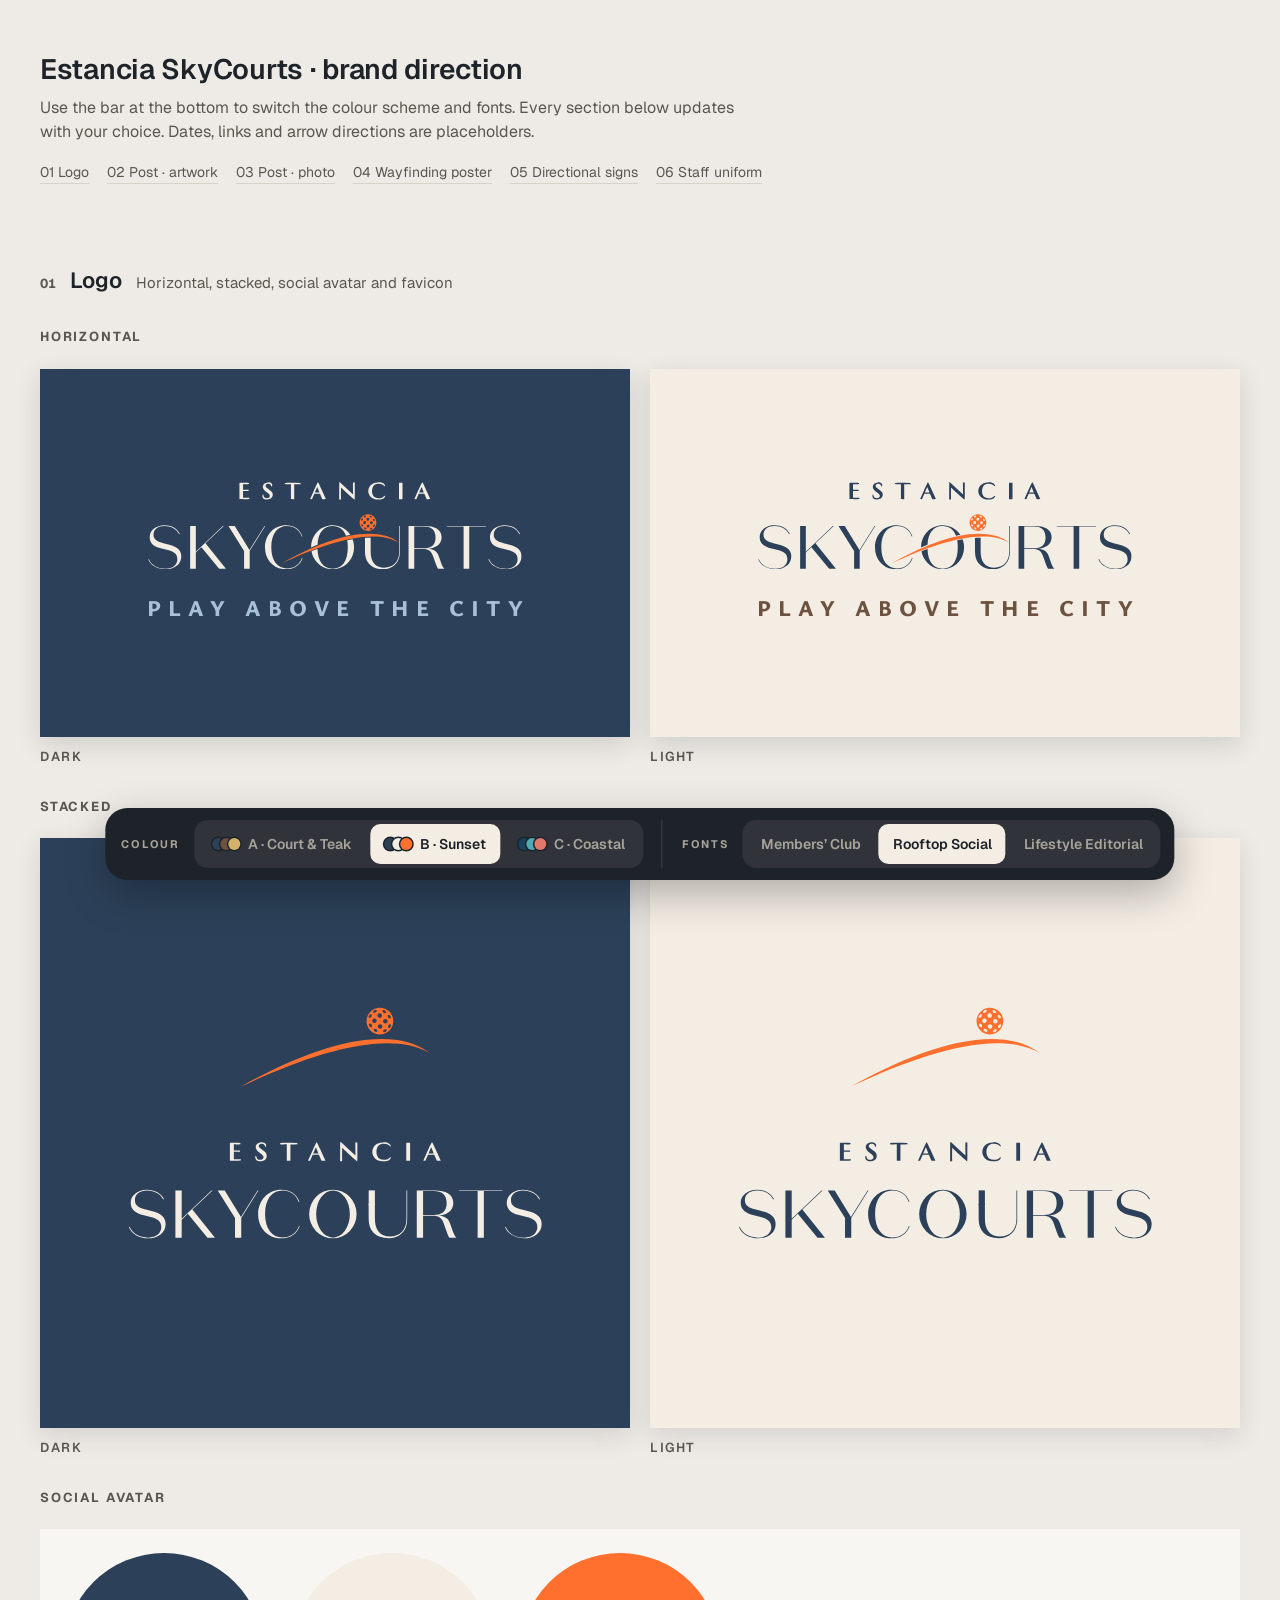
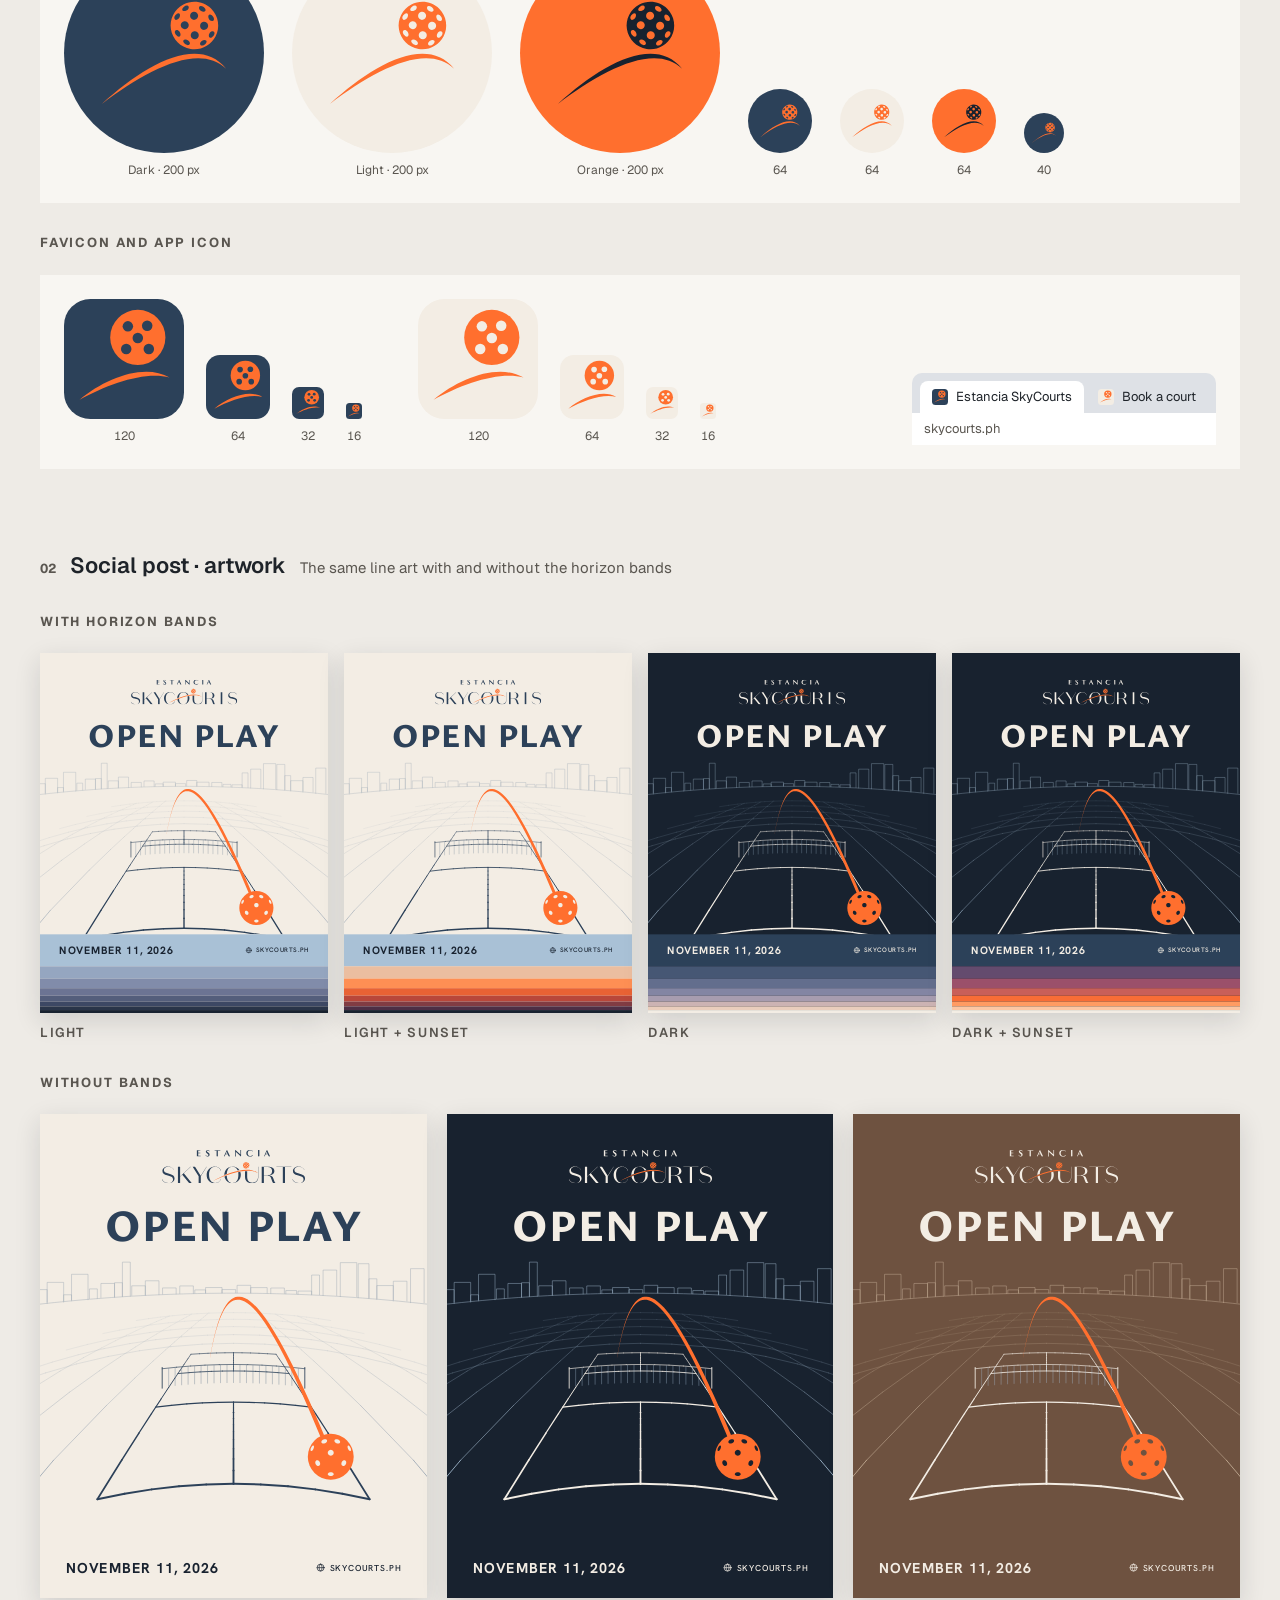
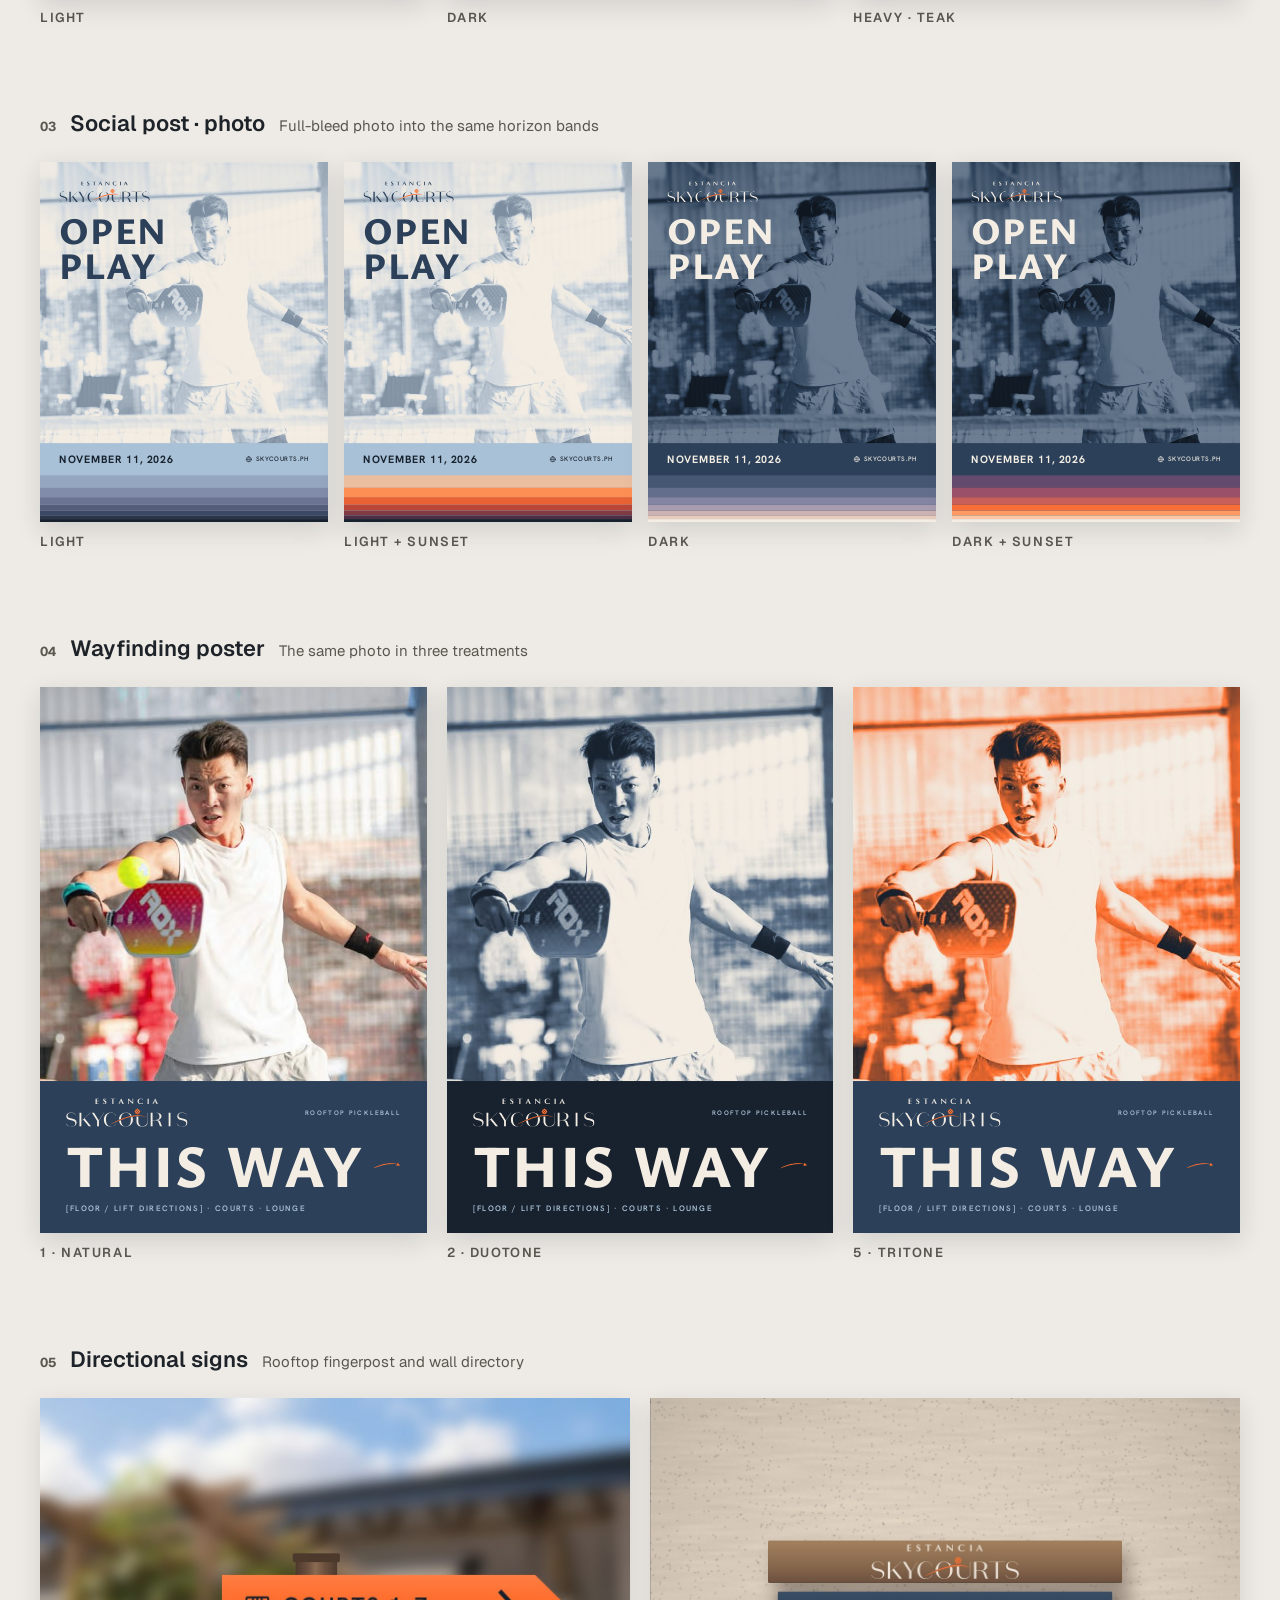
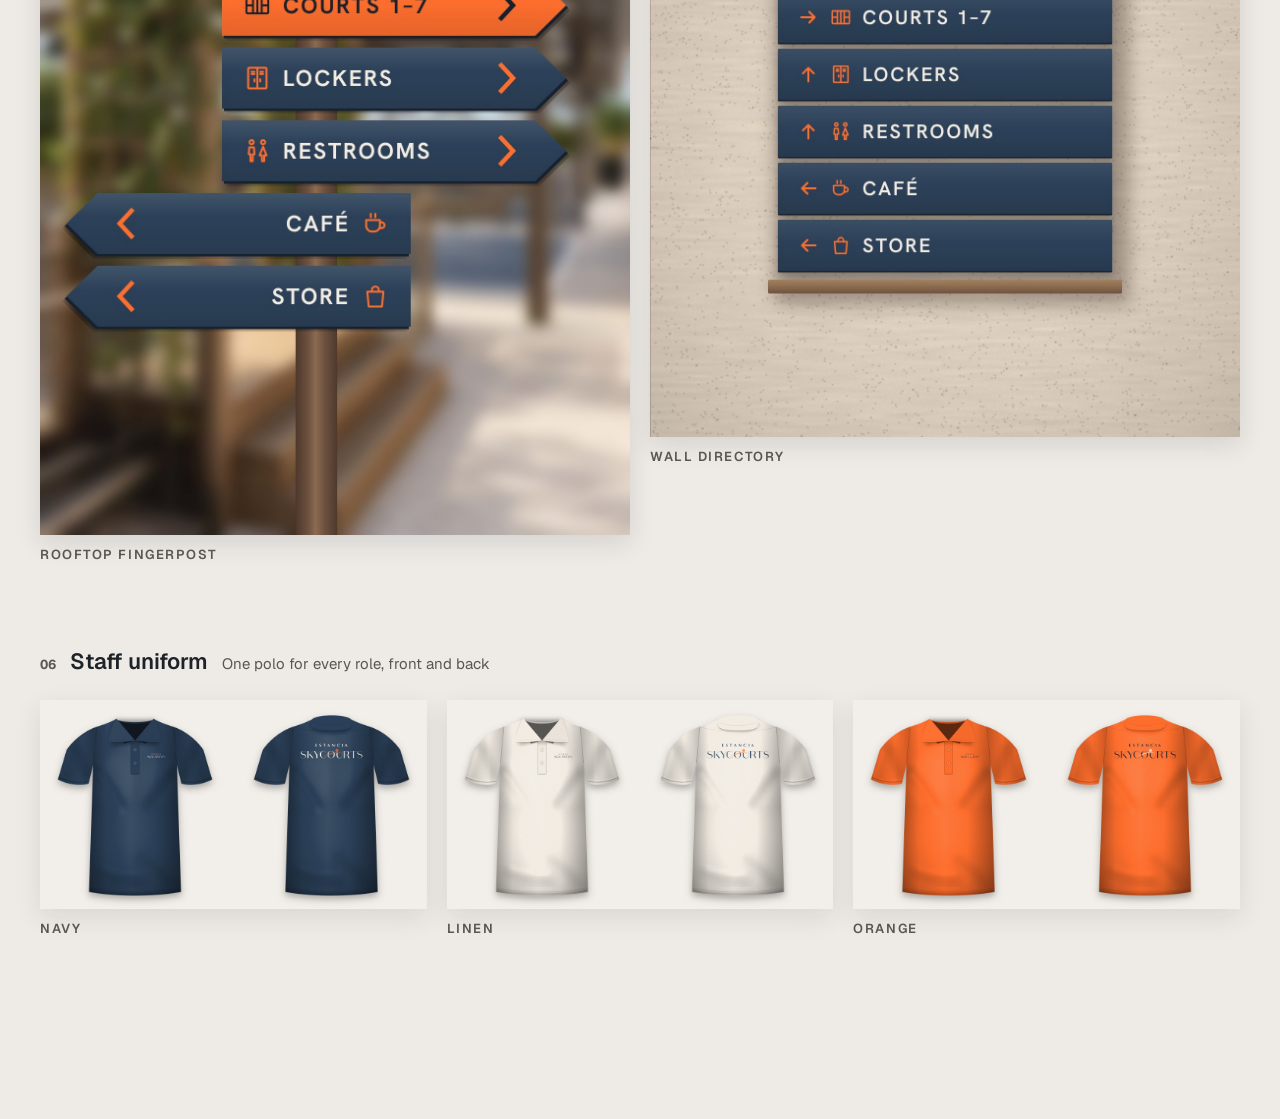
<file: skycourts/index.html>
<!doctype html>
<html lang="en">
<head>
<meta charset="utf-8">
<meta name="viewport" content="width=device-width, initial-scale=1">
<title>Estancia SkyCourts · Brand Direction</title>
<meta name="robots" content="noindex, nofollow">
<link rel="icon" type="image/svg+xml" href="assets/fav-b1-dark.svg">
<link rel="preconnect" href="https://fonts.googleapis.com">
<link rel="preconnect" href="https://fonts.gstatic.com" crossorigin>
<link rel="stylesheet" href="https://fonts.googleapis.com/css2?family=Italiana&family=Ysabeau:wght@400;600;800&family=Belleza&family=Geist:wght@400;500;600;700&family=Geist+Mono:wght@400;500&family=Hanken+Grotesk:wght@400;500;600;700&family=Figtree:wght@400;500;600;700&family=Instrument+Serif:ital@0;1&display=swap">
<style>
:root {
  --page: #EEEBE6; --ink: #1E2329; --muted: #5A5650; --rule: #D8D2C8; --card: #F8F6F2;
  --island: #1E2329; --island-ink: #F3EDE4; --island-muted: #A7A29A;
  --ui: 'Geist', 'Helvetica Neue', Arial, sans-serif;
  --f-display: 'Ysabeau', sans-serif; --f-dw: 800; --f-dcase: uppercase; --f-dtrack: 0.01em;
  --f-label: 'Hanken Grotesk', sans-serif; --f-lw: 600; --f-body: 'Hanken Grotesk', sans-serif; --f-num: 'Hanken Grotesk', sans-serif;
}
* { box-sizing: border-box; }
html, body { margin: 0; }
body { background: var(--page); color: var(--ink); font-family: var(--ui); font-size: 16px; line-height: 1.5; }
.wrap { max-width: 1240px; margin: 0 auto; padding: 48px max(20px, env(safe-area-inset-left, 0px)) 180px; display: flex; flex-direction: column; gap: 80px; }
header h1 { margin: 0; font-size: 28px; font-weight: 600; letter-spacing: -0.01em; }
header p { margin: 6px 0 0; color: var(--muted); max-width: 64ch; }
nav.toc { display: flex; flex-wrap: wrap; gap: 8px 18px; margin-top: 18px; font-size: 14px; }
nav.toc a { color: var(--muted); text-decoration: none; border-bottom: 1px solid var(--rule); }
nav.toc a:hover { color: var(--ink); }
section { display: flex; flex-direction: column; gap: 22px; scroll-margin-top: 24px; }
.sec-head { display: flex; align-items: baseline; gap: 14px; flex-wrap: wrap; }
.sec-head .n { font-size: 13px; font-weight: 700; color: var(--muted); font-variant-numeric: tabular-nums; }
.sec-head h2 { margin: 0; font-size: 22px; font-weight: 600; }
.sec-head .note { color: var(--muted); font-size: 15px; }
h3.sub { margin: 8px 0 0; font-size: 13px; font-weight: 700; letter-spacing: 0.14em; text-transform: uppercase; color: var(--muted); }
.grid2 { display: grid; grid-template-columns: repeat(2, minmax(0, 1fr)); gap: 20px; }
.grid3 { display: grid; grid-template-columns: repeat(3, minmax(0, 1fr)); gap: 20px; }
.grid4 { display: grid; grid-template-columns: repeat(4, minmax(0, 1fr)); gap: 16px; }
figure { margin: 0; display: flex; flex-direction: column; gap: 10px; min-width: 0; }
figcaption { font-size: 13px; font-weight: 600; letter-spacing: 0.12em; text-transform: uppercase; color: var(--muted); }
.frame { position: relative; width: 100%; overflow: hidden; box-shadow: 0 8px 24px rgba(30,35,41,0.14); }
.canvas { position: absolute; left: 0; top: 0; transform-origin: 0 0; overflow: hidden; }
.photo { width: 100%; height: auto; display: block; box-shadow: 0 8px 24px rgba(30,35,41,0.12); }

/* logo */
.logo-panel { display: flex; flex-direction: column; align-items: center; justify-content: center; gap: 44px; }
.logo-panel svg { width: 760px; height: auto; display: block; }
.tagline { font-family: var(--f-display); font-weight: var(--f-dw); font-size: 46px; letter-spacing: 0.32em; text-transform: uppercase; padding-left: 0.32em; }
.tile { display: flex; align-items: center; justify-content: center; aspect-ratio: 1 / 1; box-shadow: 0 8px 24px rgba(30,35,41,0.12); }
.tile img { width: 70%; height: auto; display: block; }
.avatars { display: flex; flex-wrap: wrap; gap: 28px; align-items: flex-end; padding: 24px; background: var(--card); }
.av { display: flex; flex-direction: column; align-items: center; gap: 8px; }
.av .c { border-radius: 50%; overflow: hidden; }
.av .c img { width: 100%; height: 100%; display: block; }
.av span, .fav span { font-size: 12px; color: var(--muted); font-variant-numeric: tabular-nums; }
.favs { display: flex; flex-wrap: wrap; align-items: flex-end; gap: 22px; padding: 24px; background: var(--card); }
.fav { display: flex; flex-direction: column; align-items: center; gap: 8px; }
.fav img { display: block; }
.tab { margin-left: auto; display: flex; flex-direction: column; min-width: 0; }
.tabbar { display: flex; align-items: flex-end; gap: 2px; padding: 0 8px; height: 40px; background: #DEE1E6; border-radius: 10px 10px 0 0; }
.tabbar div { display: flex; align-items: center; gap: 8px; height: 32px; padding: 0 12px; font-size: 13px; white-space: nowrap; border-radius: 8px 8px 0 0; }
.tabbar div.on { background: #fff; }
.urlbar { height: 32px; background: #fff; font-size: 13px; color: #5A5650; display: flex; align-items: center; padding: 0 12px; }

/* print pieces */
.p-logo { position: absolute; display: block; height: auto; }
.p-head { font-family: var(--f-display); font-weight: var(--f-dw); text-transform: var(--f-dcase); letter-spacing: var(--f-dtrack); line-height: 0.92; }
.p-tag { font-family: var(--f-label); font-weight: var(--f-lw); font-size: 18px; letter-spacing: 0.26em; text-transform: uppercase; }
.p-eyebrow { font-family: var(--f-label); font-weight: var(--f-lw); letter-spacing: 0.2em; text-transform: uppercase; }
.bands { position: absolute; left: 0; right: 0; bottom: 0; display: flex; flex-direction: column; }
.content-band { height: 120px; padding: 0 72px; display: flex; align-items: center; justify-content: space-between; gap: 24px; font-family: var(--f-label); }
.content-band .date { font-weight: 700; font-size: 40px; letter-spacing: 0.08em; }
.content-band .url { display: flex; align-items: center; gap: 12px; font-weight: 500; font-size: 24px; letter-spacing: 0.1em; }

/* island */
.island { position: fixed; left: 50%; bottom: max(20px, env(safe-area-inset-bottom, 0px)); transform: translateX(-50%); width: max-content; z-index: 10; background: var(--island); color: var(--island-ink); border-radius: 22px; padding: 12px 14px; display: flex; flex-wrap: wrap; align-items: center; gap: 10px 18px; box-shadow: 0 14px 40px rgba(0,0,0,0.28); max-width: calc(100vw - 24px); }
.island fieldset { border: 0; margin: 0; padding: 0; display: flex; align-items: center; gap: 10px; min-width: 0; }
.island legend { float: left; font-size: 11px; font-weight: 700; letter-spacing: 0.16em; text-transform: uppercase; color: var(--island-muted); margin-right: 2px; }
.seg { display: flex; gap: 4px; background: rgba(255,255,255,0.08); padding: 4px; border-radius: 14px; }
.seg input { position: absolute; opacity: 0; width: 1px; height: 1px; }
.seg label { display: flex; align-items: center; gap: 8px; min-height: 40px; padding: 0 14px; border-radius: 10px; cursor: pointer; font-size: 14px; font-weight: 600; white-space: nowrap; color: var(--island-muted); }
.seg label:hover { color: var(--island-ink); }
.seg input:checked + label { background: #F3EDE4; color: #1E2329; }
.seg input:focus-visible + label { outline: 2px solid #F3EDE4; outline-offset: 2px; }
.dots { display: inline-flex; }
.dots i { width: 12px; height: 12px; border-radius: 50%; margin-left: -4px; box-shadow: 0 0 0 1.5px var(--island); }
.dots i:first-child { margin-left: 0; }
.divider { width: 1px; align-self: stretch; background: rgba(255,255,255,0.14); }
.seg .short { display: none; }

@media (max-width: 960px) {
  .seg .long { display: none; }
  .seg .short { display: inline; }
  .grid4 { grid-template-columns: repeat(2, minmax(0, 1fr)); }
}
@media (max-width: 860px) {
  .grid3 { grid-template-columns: minmax(0, 1fr); max-width: 460px; }
  .grid2 { grid-template-columns: minmax(0, 1fr); }
  .tab { margin-left: 0; width: 100%; }
}
@media (max-width: 600px) {
  .grid4 { grid-template-columns: minmax(0, 1fr); max-width: 420px; }
  .divider { display: none; }
  .island { left: 12px; right: 12px; width: auto; transform: none; flex-direction: column; align-items: stretch; gap: 8px; padding: 10px; }
  .island fieldset { justify-content: space-between; }
  .seg { flex: 1; justify-content: space-between; }
  .seg label { flex: 1; justify-content: center; padding: 0 8px; font-size: 13px; }
  .island legend { width: 48px; }
  .dots { display: none; }
  .wrap { padding-bottom: 200px; }
}
</style>
</head>
<body>
<svg width="0" height="0" style="position:absolute" aria-hidden="true"><symbol id="logo" viewBox="0 0 917 214"><path d="M906.7 189.1C906.7 175.3 896.2 169.9 883.15 166.75L868 162.85C850.3 158.35 838.75 151.3 838.75 135.1C838.75 118.3 854.5 106 874.75 106C892.6 106 906.4 114.25 912.55 126.85L911.05 127.9C905.2 115.3 891.7 107.5 874.9 107.5C859.45 107.5 848.05 115.75 848.05 128.8C848.05 142.6 858.7 146.35 872.35 149.95L886.9 153.85C904.45 158.35 916.3 166 916.3 182.05C916.3 202.6 897.85 214 877.75 214C858.1 214 841.3 204.85 835 189.4L836.5 188.5C842.65 203.8 859 212.5 877.45 212.5C896.2 212.5 906.7 202.15 906.7 189.1Z" style="fill:var(--lw)"></path><path d="M774.1 212.5V109.15H733V107.5H829V109.15H787.9V212.5H774.1Z" style="fill:var(--lw)"></path><path d="M652.95 109.15V162.4H676.95C692.85 162.4 705.3 155.95 705.3 135.7C705.3 117.1 694.05 109.15 677.1 109.15H652.95ZM652.95 164.05V212.5H639V107.5H679.65C701.55 107.5 720.15 115.15 720.15 135.4C720.15 155.35 700.8 163 687.15 163.3V163.6C700.95 164.65 709.05 170.05 712.95 181.15L718.8 197.8C720.6 203.2 723 208.6 726.9 212.5H711.45C708.45 208.3 706.65 203.35 705.15 198.85L699.45 182.65C695.1 169.75 689.1 164.05 673.95 164.05H652.95Z" style="fill:var(--lw)"></path><path d="M616.038 107.5H617.688V171.85C617.688 199.3 599.838 214 576.588 214C547.638 214 532.188 197.05 532.188 171.85L532 137.015C539 136.373 539 136.373 545.988 136.373V170.05C545.988 194.35 556.038 209.95 580.038 209.95C600.438 209.95 616.038 196.9 616.038 171.25V107.5Z" style="fill:var(--lw)"></path><path d="M286.703 160.3C286.703 128.8 309.653 106 338.603 106C357.203 106 372.053 114.85 378.503 133L377.003 133.6C371.153 116.95 357.503 107.95 340.853 107.95C317.603 107.95 302.153 126.55 302.153 160C302.153 193.45 317.603 212.05 340.853 212.05C357.503 212.05 371.303 203.5 377.453 186.55L378.953 187.15C372.203 205.3 357.203 214 338.603 214C309.653 214 286.703 191.8 286.703 160.3Z" style="fill:var(--lw)"></path><path d="M248.6 166.45L285.65 107.5H287.3L249.2 168.7V212.5H235.4V169L197 107.5H212.45L248.6 166.45Z" style="fill:var(--lw)"></path><path d="M174.25 212.5L130.6 159.7L116.95 172.9V212.5H103V107.5H116.95V170.8L183.25 107.5H185.5L140.65 150.25L190.9 212.5H174.25Z" style="fill:var(--lw)"></path><path d="M71.7 189.1C71.7 175.3 61.2 169.9 48.15 166.75L33 162.85C15.3 158.35 3.75 151.3 3.75 135.1C3.75 118.3 19.5 106 39.75 106C57.6 106 71.4 114.25 77.55 126.85L76.05 127.9C70.2 115.3 56.7 107.5 39.9 107.5C24.45 107.5 13.05 115.75 13.05 128.8C13.05 142.6 23.7 146.35 37.35 149.95L51.9 153.85C69.45 158.35 81.3 166 81.3 182.05C81.3 202.6 62.85 214 42.75 214C23.1 214 6.3 204.85 0 189.4L1.5 188.5C7.65 203.8 24 212.5 42.45 212.5C61.2 212.5 71.7 202.15 71.7 189.1Z" style="fill:var(--lw)"></path><path d="M501.72 139.987C504.024 146.082 505.3 152.806 505.3 160C505.3 191.5 480.849 214 452.649 214C427.508 214 405.348 196.117 400.836 169.916C405.741 168.024 410.64 166.185 415.528 164.406C416.651 195.508 429.854 212.5 452.649 212.5C476.499 212.5 489.85 193.9 489.85 160C489.85 153.686 489.385 147.904 488.478 142.673C488.507 142.666 488.537 142.66 488.566 142.653C492.997 141.678 497.383 140.789 501.72 139.987ZM452.649 106C470.347 106 486.567 114.863 496.194 129.25C492.673 129.932 489.128 130.677 485.564 131.489C479.861 115.826 468.606 107.5 452.649 107.5C430.248 107.5 417.111 123.91 415.598 153.994C410.396 156.097 405.195 158.287 400.003 160.553C400.001 160.369 400 160.185 400 160C400 128.5 424.45 106 452.649 106Z" style="fill:var(--lw)"></path><path d="M469.261 0C469.99 0.0902108 470.52 0.254226 471.047 0.748335C481.571 10.6472 492.363 20.3343 502.844 30.2667C502.582 20.3625 502.536 10.9745 502.536 1.04768L507.056 1.01589C506.817 10.5726 507.173 20.3782 507.034 29.9428C506.994 32.7534 507.293 40.4777 506.661 42.7243L506.393 42.6418C503.528 41.773 477.473 17.1272 473.286 13.0308C473.311 21.8069 472.867 34.0938 473.442 42.5195L468.717 42.51C468.996 32.5082 468.515 22.1634 468.848 12.1318C468.968 8.50442 468.791 3.50669 469.261 0Z" style="fill:var(--le)"></path><path d="M672.649 0.352631C674.278 1.00615 679.248 12.9909 680.273 15.2523L692.304 41.7758C689.507 41.9137 686.462 41.8473 683.64 41.8306C681.606 37.6446 679.715 32.7234 677.741 28.3833L673.295 28.3882L663.99 28.4033C662.068 32.9003 660.088 37.3785 658.057 41.8371C656.594 41.8765 654.899 41.8178 653.415 41.7989C656.064 35.9183 670.06 3.11816 672.649 0.352631ZM665.132 25.6662L671.017 25.6824L676.596 25.6414C675.804 23.6498 671.68 13.0173 670.891 11.8968C668.997 16.4455 667.109 21.1601 665.132 25.6662Z" style="fill:var(--le)"></path><path d="M416.432 0.306732C418.15 0.953072 422.962 12.6654 424.101 15.1736L436.152 41.8006C433.431 41.9116 430.291 41.8434 427.535 41.8355C425.872 38.7757 423.085 31.7467 421.635 28.3838L417.245 28.3882L407.85 28.402L401.959 41.8514C400.488 41.8716 398.863 41.8091 397.38 41.7801C399.539 35.8121 404.419 26.4848 406.911 20.3645C408.179 17.2515 414.773 2.40695 416.432 0.306732ZM409.006 25.6793L414.468 25.6824L420.483 25.6501C419.199 22.4566 416.252 14.5549 414.8 11.8747L409.006 25.6793Z" style="fill:var(--le)"></path><path d="M562.986 0.845204C568.423 0.0689295 576.019 1.29522 579.571 5.34779C580.493 6.39982 582.145 8.81321 581.26 10.0792C579.502 10.1431 576.415 6.32499 574.851 5.72273C570.263 3.90699 564.962 3.70812 560.146 4.71479C546.572 7.55181 546.088 32.7455 557.309 37.9316C562.339 40.256 568.665 39.8555 574.005 38.2496C574.145 38.193 574.282 38.1366 574.421 38.0802L574.64 37.9787C577.386 36.7471 578.753 34.2024 581.251 33.6343L581.675 33.8739C581.744 34.6912 581.354 35.3826 581.015 36.1227C579.064 40.3744 574.057 42.4811 569.183 42.8942C558.474 43.8025 547.036 40.4354 542.445 30.98C537.66 21.129 541.132 8.41445 552.217 3.40826C555.885 1.73962 558.947 1.15633 562.986 0.845204Z" style="fill:var(--le)"></path><path d="M224 1.98692C226.913 1.97898 246.285 1.5228 247.497 2.48078C247.556 3.57586 247.541 3.74552 247.24 4.80678C246.235 5.56768 234.989 5.23452 232.865 5.27143C232.81 9.69739 232.861 14.2015 232.867 18.6339L246.563 18.6224L246.442 21.8746C241.907 21.8935 237.373 21.8599 232.839 21.7733L232.844 29.31L232.855 38.5541C237.767 38.6243 242.714 38.5115 247.62 38.6017C248.35 38.6151 248.164 38.601 248.573 39.029C248.524 40.0989 248.531 40.2991 248.096 41.2868C246.78 42.0964 227.418 41.7466 224.001 41.7468L224 1.98692Z" style="fill:var(--le)"></path><path d="M293.36 0.808815C298.07 0.230902 301.878 1.81702 304.289 5.46057C304.384 6.85268 304.645 10.0711 303.643 11.1369C301.548 10.9496 301.74 3.87727 295.734 3.8419C289.597 3.56512 285.472 8.52927 290.232 13.0462C294.812 17.5206 303.684 21.2065 305.323 27.646C307.967 38.0344 299.575 42.9032 289.525 43.0359C284.584 42.449 280.811 40.05 280.402 35.2222C280.276 33.7404 280.226 31.8485 281.359 30.6655C283.685 30.6404 282.729 36.2483 285.624 38.091C289.18 40.3545 295.254 40.286 297.744 36.7476C302.34 30.2129 290.117 24.5755 285.922 20.3571C277.841 12.2305 280.781 2.39801 293.36 0.808815Z" style="fill:var(--le)"></path><path d="M336.62 1.99542C348.54 1.79655 361.178 1.99312 373.159 1.99389C373.86 3.00005 374.556 4.15484 375.214 5.19662C370.763 5.48263 363.064 5.2876 358.435 5.29324L358.421 28.5412L358.44 41.8294C355.73 41.8847 353.089 41.8412 350.379 41.8015L350.354 5.26275C348.004 5.27018 335.966 5.56772 334.99 4.80836C335.195 3.72353 335.928 2.93444 336.62 1.99542Z" style="fill:var(--le)"></path><path d="M615.825 1.81651L624.107 1.80472C624.278 4.25425 624.17 8.10076 624.173 10.6472L624.187 27.5394C624.187 29.5581 624.435 41.007 623.808 41.8517C621.236 41.9319 618.246 41.8588 615.64 41.8491L615.62 14.1539C615.62 12.0296 615.457 3.40904 615.825 1.81651Z" style="fill:var(--le)"></path><path d="M529.988 81.3408C537.931 77.1806 547.655 78.6644 553.995 85.0039C560.335 91.3436 561.82 101.068 557.66 109.011C553.566 116.828 544.928 121.148 536.218 119.735C527.507 118.323 520.679 111.493 519.266 102.783C517.852 94.0728 522.172 85.4354 529.988 81.3408ZM547.787 111.934C543.859 112.642 543.109 117.195 546.621 116.761C547.916 116.353 549.084 115.5 549.718 114.263C550.629 112.482 549.418 111.844 547.787 111.934ZM535.564 114.271C535.181 112.559 533.102 111.29 531.398 111.481C530.932 111.544 530.395 111.688 530.121 112.085C529.283 113.302 530.929 115.001 531.823 115.64C532.503 116.125 533.315 116.44 534.108 116.356C535.187 116.163 535.811 115.374 535.564 114.271ZM543.221 107.391C542.968 105.486 541.217 104.147 539.312 104.405C537.416 104.662 536.085 106.405 536.336 108.302C536.587 110.199 538.326 111.535 540.224 111.29C542.13 111.044 543.473 109.296 543.221 107.391ZM556.622 105.24C556.183 104.257 554.925 104.207 554.07 104.652C552.991 105.216 552.4 106.177 552.014 107.302C551.886 107.974 551.82 108.876 552.218 109.478C552.403 109.754 552.693 109.944 553.021 110.001C554.009 110.182 555.188 109.128 555.794 108.46C556.466 107.547 557.147 106.419 556.622 105.24ZM524.159 103.396C523.699 103.476 523.194 103.662 522.941 104.069C521.933 105.696 523.528 107.734 524.842 108.627C525.248 108.903 525.588 109.023 526.036 109.12C527.228 109.122 527.519 108.199 527.538 107.189C527.569 105.562 525.957 103.242 524.159 103.396ZM551.282 99.2852C551.01 97.3913 549.257 96.0746 547.362 96.3408C545.46 96.6084 544.135 98.3704 544.408 100.272C544.682 102.174 546.448 103.493 548.35 103.214C550.243 102.936 551.554 101.179 551.282 99.2852ZM534.612 98.8799C534.424 96.9687 532.719 95.574 530.809 95.7666C528.904 95.9588 527.513 97.6563 527.701 99.5615C527.889 101.467 529.584 102.86 531.49 102.677C533.402 102.492 534.801 100.791 534.612 98.8799ZM552.673 89.8945C550.036 90.382 552.046 96.2012 555.178 95.5537C558.178 94.402 554.898 89.7381 552.673 89.8945ZM542.669 90.7393C542.438 88.8346 540.706 87.4786 538.802 87.7109C536.9 87.9431 535.545 89.6714 535.775 91.5732C536.006 93.4753 537.733 94.8317 539.636 94.6035C541.541 94.3749 542.899 92.644 542.669 90.7393ZM525.709 88.9629C524.015 89.1882 521.971 91.4375 522.229 93.2148C522.335 93.9491 522.857 94.5834 523.623 94.627C527.114 94.619 528.255 88.9615 525.709 88.9629ZM544.882 82.6416C544.379 82.7534 543.883 82.9436 543.626 83.4092C542.864 84.7875 544.1 86.3528 545.276 86.9863C546.115 87.438 546.741 87.5645 547.644 87.5195C548.543 87.3807 549.289 86.8839 549.076 85.8496C548.865 84.8237 547.892 83.8567 547.06 83.2803C546.332 82.8078 545.74 82.5853 544.882 82.6416ZM533.204 82.2295C532.154 82.1095 531.343 82.5863 530.542 83.21C529.906 83.7795 528.993 84.7864 528.978 85.6758C528.951 87.1827 530.588 87.1827 531.588 86.9863C532.958 86.6216 534.334 85.6514 534.599 84.1611C534.77 83.1967 534.203 82.3437 533.204 82.2295Z" style="fill:var(--lb)"></path><path d="M327 199.899C428.066 141.935 551.685 99.0922 616 148.656C552.52 110.853 433.078 149.496 327 199.899Z" style="fill:var(--lb)"></path></symbol></svg>

<div class="wrap">
  <header>
    <h1>Estancia SkyCourts · brand direction</h1>
    <p>Use the bar at the bottom to switch the colour scheme and fonts. Every section below updates with your choice. Dates, links and arrow directions are placeholders.</p>
    <nav class="toc" aria-label="Sections">
      <a href="#logo">01 Logo</a><a href="#art">02 Post · artwork</a><a href="#photo">03 Post · photo</a><a href="#poster">04 Wayfinding poster</a><a href="#signs">05 Directional signs</a><a href="#uniform">06 Staff uniform</a>
    </nav>
  </header>

  <section id="logo" aria-labelledby="s1">
    <div class="sec-head"><span class="n">01</span><h2 id="s1">Logo</h2><span class="note">Horizontal, stacked, social avatar and favicon</span></div>
    <h3 class="sub">Horizontal</h3>
    <div class="grid2" id="sec-logo"></div>
    <h3 class="sub">Stacked</h3>
    <div class="grid2" id="sec-stack"></div>
    <h3 class="sub">Social avatar</h3>
    <div class="avatars" id="sec-avatar"></div>
    <h3 class="sub">Favicon and app icon</h3>
    <div class="favs" id="sec-fav"></div>
  </section>

  <section id="art" aria-labelledby="s2">
    <div class="sec-head"><span class="n">02</span><h2 id="s2">Social post · artwork</h2><span class="note">The same line art with and without the horizon bands</span></div>
    <h3 class="sub">With horizon bands</h3>
    <div class="grid4" id="sec-art"></div>
    <h3 class="sub">Without bands</h3>
    <div class="grid3" id="sec-art-plain"></div>
  </section>

  <section id="photo" aria-labelledby="s3">
    <div class="sec-head"><span class="n">03</span><h2 id="s3">Social post · photo</h2><span class="note">Full-bleed photo into the same horizon bands</span></div>
    <div class="grid4" id="sec-photo"></div>
  </section>

  <section id="poster" aria-labelledby="s4">
    <div class="sec-head"><span class="n">04</span><h2 id="s4">Wayfinding poster</h2><span class="note">The same photo in three treatments</span></div>
    <div class="grid3" id="sec-poster"></div>
  </section>

  <section id="signs" aria-labelledby="s5">
    <div class="sec-head"><span class="n">05</span><h2 id="s5">Directional signs</h2><span class="note">Rooftop fingerpost and wall directory</span></div>
    <div class="grid2" id="sec-signs"></div>
  </section>

  <section id="uniform" aria-labelledby="s6">
    <div class="sec-head"><span class="n">06</span><h2 id="s6">Staff uniform</h2><span class="note">One polo for every role, front and back</span></div>
    <div class="grid3" id="sec-uniform"></div>
  </section>
</div>

<form class="island" aria-label="Choose colour scheme and fonts" onsubmit="return false">
  <fieldset><legend>Colour</legend><div class="seg" id="seg-palette"></div></fieldset>
  <span class="divider" aria-hidden="true"></span>
  <fieldset><legend>Fonts</legend><div class="seg" id="seg-font"></div></fieldset>
</form>

<script>
const A = 'assets/';
const PAL = {
  a: { short: 'A', name: 'Court & Teak', dots: ['#2C4159', '#6E5240', '#D4B26A'],
    lgDark: { lw: '#F3EDE4', le: '#D4B26A', lb: '#D4B26A' }, lgLight: { lw: '#2C4159', le: '#8E7731', lb: '#8E7731' },
    logo: { dark: { bg: '#2C4159', tag: '#A9C1D6' }, light: { bg: '#E4D6C5', tag: '#6E5240' } },
    avatar: [ ['Dark', '#2C4159', 'dark'], ['Light', '#E4D6C5', 'light'], ['Gold', '#D4B26A', 'accent'] ],
    art: { light: { bg: '#F3EDE4', head: '#2C4159', t1: '#2C4159' }, dark: { bg: '#18222F', head: '#F3EDE4', t1: '#F3EDE4' } },
    photoHead: { light: '#2C4159', dark: '#F3EDE4' },
    ramps: { light: ['#E4D6C5','#D2B796','#BA9872','#9D7B5C','#7E614D','#5A4C49','#383641','#18222F'], light_s: ['#E4D6C5','#E0BE78','#C39D5D','#A97B48','#8A5F41','#664742','#43323E','#18222F'],
             dark: ['#2C4159','#554D53','#755844','#8F6F54','#A98765','#C2A079','#D5BB9C','#E4D6C5'], dark_s: ['#2C4159','#5E4C54','#835F4A','#A57644','#BD9458','#D6B46E','#EAD3A2','#F3EDE4'] },
    poster: { text: '#F3EDE4', muted: '#A9C1D6', arrow: '#D4B26A', bands: { natural: '#2C4159', duo: '#18222F', tri: '#2C4159' } },
    plain: [ ['light', 'Light', '#F3EDE4', '#2C4159', '#2C4159', { lw: '#2C4159', le: '#8E7731', lb: '#8E7731' }, 'court-a-light.svg'],
             ['dark', 'Dark', '#18222F', '#F3EDE4', '#F3EDE4', { lw: '#F3EDE4', le: '#D4B26A', lb: '#D4B26A' }, 'court-a-dark.svg'],
             ['heavy', 'Heavy · teak', '#6E5240', '#F3EDE4', '#F3EDE4', { lw: '#F3EDE4', le: '#D4B26A', lb: '#D4B26A' }, 'court-a-heavy.svg'] ],
    polo: [ ['Navy', 'a-navy'], ['Travertine', 'a-travertine'], ['Teak', 'a-teak'] ] },
  b1: { short: 'B', name: 'Sunset', dots: ['#2C4159', '#F3EDE4', '#FF6F2E'],
    lgDark: { lw: '#F3EDE4', le: '#F3EDE4', lb: '#FF6F2E' }, lgLight: { lw: '#2C4159', le: '#2C4159', lb: '#FF6F2E' },
    logo: { dark: { bg: '#2C4159', tag: '#A9C1D6' }, light: { bg: '#F3EDE4', tag: '#6E5240' } },
    avatar: [ ['Dark', '#2C4159', 'dark'], ['Light', '#F3EDE4', 'light'], ['Orange', '#FF6F2E', 'accent'] ],
    art: { light: { bg: '#F3EDE4', head: '#2C4159', t1: '#18222F' }, dark: { bg: '#18222F', head: '#F3EDE4', t1: '#F3EDE4' } },
    photoHead: { light: '#2C4159', dark: '#F3EDE4' },
    ramps: { light: ['#A9C1D6','#95A6C0','#818CAA','#6C7493','#545E7B','#3D4864','#2A3549','#18222F'], light_s: ['#A9C1D6','#EBBEA0','#FE8F54','#E86234','#B8473A','#813C43','#4D2F45','#18222F'],
             dark: ['#2C4159','#465774','#636E8D','#8385A3','#A79CAF','#CCB3B3','#E9CDBC','#F3EDE4'], dark_s: ['#2C4159','#644B6E','#9B506A','#C95F59','#F96D36','#FF9B62','#FCC6A3','#F3EDE4'] },
    poster: { text: '#F3EDE4', muted: '#A9C1D6', arrow: '#FF6F2E', bands: { natural: '#2C4159', duo: '#18222F', tri: '#2C4159' } },
    plain: [ ['light', 'Light', '#F3EDE4', '#2C4159', '#18222F', { lw: '#2C4159', le: '#2C4159', lb: '#FF6F2E' }, 'court-b1-light.svg'],
             ['dark', 'Dark', '#18222F', '#F3EDE4', '#F3EDE4', { lw: '#F3EDE4', le: '#F3EDE4', lb: '#FF6F2E' }, 'court-b1-dark.svg'],
             ['heavy', 'Heavy · teak', '#6E5240', '#F3EDE4', '#F3EDE4', { lw: '#F3EDE4', le: '#F3EDE4', lb: '#FF6F2E' }, 'court-b1-heavy.svg'] ],
    polo: [ ['Navy', 'b1-navy'], ['Linen', 'b1-linen'], ['Orange', 'b1-orange'] ] },
  b4: { short: 'C', name: 'Coastal', dots: ['#174560', '#4EACB7', '#E0786C'],
    lgDark: { lw: '#FDFCDF', le: '#FDFCDF', lb: '#E0786C' }, lgLight: { lw: '#174560', le: '#174560', lb: '#E0786C' },
    logo: { dark: { bg: '#174560', tag: '#F8DABB' }, light: { bg: '#FDFCDF', tag: '#2E6E73' } },
    avatar: [ ['Dark', '#174560', 'dark'], ['Light', '#FDFCDF', 'light'], ['Salmon', '#E0786C', 'accent'] ],
    art: { light: { bg: '#FDFCDF', head: '#174560', t1: '#174560' }, dark: { bg: '#0A2433', head: '#FDFCDF', t1: '#FDFCDF' } },
    photoHead: { light: '#174560', dark: '#FDFCDF' },
    ramps: { light: ['#F8DABB','#E6B39A','#BF968F','#947F85','#4E7981','#2F5B6E','#143E57','#0A2433'], light_s: ['#F8DABB','#F1AF94','#E48474','#BF676C','#90556A','#574E6B','#2B3C55','#0A2433'],
             dark: ['#174560','#255F6C','#34797F','#41939C','#54AEB8','#87C4C2','#BCD5C5','#F8DABB'], dark_s: ['#174560','#4D5A72','#876378','#BA6E75','#E48273','#F1AB93','#F9D3B8','#FDFCDF'] },
    poster: { text: '#FDFCDF', muted: '#F8DABB', arrow: '#E0786C', bands: { natural: '#174560', duo: '#123548', tri: '#174560' } },
    plain: [ ['light', 'Light', '#FDFCDF', '#174560', '#174560', { lw: '#174560', le: '#174560', lb: '#E0786C' }, 'court-b4-light.svg'],
             ['dark', 'Dark', '#0A2433', '#FDFCDF', '#FDFCDF', { lw: '#FDFCDF', le: '#FDFCDF', lb: '#E0786C' }, 'court-b4-dark.svg'],
             ['heavy', 'Heavy · teal', '#4EACB7', '#0A2433', '#0A2433', { lw: '#0A2433', le: '#0A2433', lb: '#FDFCDF' }, 'court-b4-heavy.svg'] ],
    polo: [ ['Harbour', 'b4-harbour'], ['Cream', 'b4-cream'], ['Teal', 'b4-teal'] ] }
};
const FONTS = {
  club:      { name: 'Members’ Club', short: 'Club', sub: 'Italiana + Geist', display: "'Italiana', Didot, serif", dw: 400, dcase: 'uppercase', dtrack: '0.04em', head: 112, photoHead: 120, way: 124,
               label: "'Geist', 'Helvetica Neue', sans-serif", lw: 500, body: "'Geist', 'Helvetica Neue', sans-serif", num: "'Geist Mono', ui-monospace, monospace" },
  social:    { name: 'Rooftop Social', short: 'Social', sub: 'Ysabeau + Hanken Grotesk', display: "'Ysabeau', 'Gill Sans', sans-serif", dw: 800, dcase: 'uppercase', dtrack: '0.03em', head: 124, photoHead: 140, way: 166,
               label: "'Hanken Grotesk', 'Helvetica Neue', sans-serif", lw: 600, body: "'Hanken Grotesk', 'Helvetica Neue', sans-serif", num: "'Hanken Grotesk', 'Helvetica Neue', sans-serif" },
  editorial: { name: 'Lifestyle Editorial', short: 'Editorial', sub: 'Belleza + Figtree', display: "'Belleza', Optima, sans-serif", dw: 400, dcase: 'none', dtrack: '0', head: 140, photoHead: 150, way: 176,
               label: "'Figtree', 'Helvetica Neue', sans-serif", lw: 600, body: "'Figtree', 'Helvetica Neue', sans-serif", num: "'Figtree', 'Helvetica Neue', sans-serif" }
};
const BAND_H = [46, 36, 28, 22, 18, 14, 11];
const state = { palette: 'b1', font: 'social' };
try { const s = JSON.parse(localStorage.getItem('skycourts-island') || 'null'); if (s && PAL[s.palette] && FONTS[s.font]) Object.assign(state, s); } catch (e) {}
const save = () => { try { localStorage.setItem('skycourts-island', JSON.stringify(state)); } catch (e) {} };

const logo = (c, style = '') => `<svg viewBox="0 0 917 214" role="img" aria-label="Estancia SkyCourts" style="--lw:${c.lw};--le:${c.le};--lb:${c.lb};${style}"><use href="#logo"></use></svg>`;
const frame = (w, h, inner, bg) => `<div class="frame" data-w="${w}" style="aspect-ratio:${w}/${h};background:${bg}"><div class="canvas" style="width:${w}px;height:${h}px;background:${bg}">${inner}</div></div>`;
const globe = `<svg width="26" height="26" viewBox="0 0 24 24" fill="none" stroke="currentColor" stroke-width="1.8" stroke-linecap="round" stroke-linejoin="round" aria-hidden="true"><circle cx="12" cy="12" r="9"></circle><path d="M3 12h18M12 3c2.5 2.6 3.8 5.6 3.8 9s-1.3 6.4-3.8 9c-2.5-2.6-3.8-5.6-3.8-9S9.5 5.6 12 3z"></path></svg>`;
const arrow = (c) => `<svg width="300" height="120" viewBox="0 40 600 140" aria-hidden="true"><path d="M10 190 C150 100 380 50 520 105 C380 75 170 120 10 190 Z" fill="${c}"></path><path d="M576 127 L499.5 131 L522.5 71 Z" fill="${c}"></path></svg>`;
const bands = (ramp, t1) => `<div class="bands"><div class="content-band" style="background:${ramp[0]};color:${t1}"><span class="date">NOVEMBER 11, 2026</span><span class="url">${globe}SKYCOURTS.PH</span></div>${ramp.slice(1).map((c, i) => `<div style="height:${BAND_H[i]}px;background:${c}"></div>`).join('')}</div>`;
const variants = [ ['light', false, 'Light'], ['light', true, 'Light + sunset'], ['dark', false, 'Dark'], ['dark', true, 'Dark + sunset'] ];

function renderIsland() {
  document.getElementById('seg-palette').innerHTML = Object.entries(PAL).map(([k, p]) =>
    `<input type="radio" name="palette" id="pal-${k}" value="${k}"${state.palette === k ? ' checked' : ''}><label for="pal-${k}"><span class="dots">${p.dots.map(d => `<i style="background:${d}"></i>`).join('')}</span><span class="long">${p.short} · ${p.name}</span><span class="short">${p.short}</span></label>`).join('');
  document.getElementById('seg-font').innerHTML = Object.entries(FONTS).map(([k, f]) =>
    `<input type="radio" name="font" id="font-${k}" value="${k}"${state.font === k ? ' checked' : ''}><label for="font-${k}" title="${f.sub}"><span class="long">${f.name}</span><span class="short">${f.short}</span></label>`).join('');
  document.querySelectorAll('.island input').forEach(el => el.addEventListener('change', e => { state[e.target.name] = e.target.value; save(); render(); }));
}
function applyFonts() {
  const f = FONTS[state.font], r = document.documentElement.style;
  r.setProperty('--f-display', f.display); r.setProperty('--f-dw', f.dw); r.setProperty('--f-dcase', f.dcase); r.setProperty('--f-dtrack', f.dtrack);
  r.setProperty('--f-label', f.label); r.setProperty('--f-lw', f.lw); r.setProperty('--f-body', f.body); r.setProperty('--f-num', f.num);
}

function render() {
  applyFonts();
  const k = state.palette, P = PAL[k], F = FONTS[state.font];

  document.getElementById('sec-logo').innerHTML = ['dark', 'light'].map(v => {
    const c = P.logo[v], lg = v === 'dark' ? P.lgDark : P.lgLight;
    return `<figure>${frame(1200, 750, `<div class="logo-panel" style="width:1200px;height:750px;color:${c.tag}">${logo(lg)}<div class="tagline">Play above the city</div></div>`, c.bg)}<figcaption>${v === 'dark' ? 'Dark' : 'Light'}</figcaption></figure>`;
  }).join('');
  document.getElementById('sec-stack').innerHTML = ['dark', 'light'].map(v =>
    `<figure><div class="tile" style="background:${P.logo[v].bg}"><img src="${A}stack-${k}-${v}.svg" alt="Stacked logo, ${v}"></div><figcaption>${v === 'dark' ? 'Dark' : 'Light'}</figcaption></figure>`).join('');
  document.getElementById('sec-avatar').innerHTML = P.avatar.map(([name, bg, v]) =>
    `<div class="av"><div class="c" style="width:200px;height:200px;background:${bg}"><img src="${A}icon-${k}-${v}.svg" alt="Avatar, ${name}"></div><span>${name} · 200 px</span></div>`).join('') +
    P.avatar.map(([name, bg, v]) => `<div class="av"><div class="c" style="width:64px;height:64px;background:${bg}"><img src="${A}icon-${k}-${v}.svg" alt=""></div><span>64</span></div>`).join('') +
    `<div class="av"><div class="c" style="width:40px;height:40px;background:${P.avatar[0][1]}"><img src="${A}icon-${k}-dark.svg" alt=""></div><span>40</span></div>`;
  document.getElementById('sec-fav').innerHTML = ['dark', 'light'].map(v =>
    [120, 64, 32, 16].map(s => `<div class="fav"><img src="${A}fav-${k}-${v}.svg" width="${s}" height="${s}" alt="${s === 120 ? 'Favicon, ' + v : ''}"><span>${s}</span></div>`).join('')).join('<span style="width:12px"></span>') +
    `<div class="tab"><div class="tabbar"><div class="on"><img src="${A}fav-${k}-dark.svg" width="16" height="16" alt="">Estancia SkyCourts</div><div><img src="${A}fav-${k}-light.svg" width="16" height="16" alt="">Book a court</div></div><div class="urlbar">skycourts.ph</div></div>`;

  document.getElementById('sec-art').innerHTML = variants.map(([v, s, label]) => {
    const t = P.art[v], ramp = P.ramps[v + (s ? '_s' : '')], lg = v === 'dark' ? P.lgDark : P.lgLight;
    const inner = `<div style="position:absolute;left:0;top:0;width:1080px;height:1055px;overflow:hidden"><img src="${A}court-${k}-${v}.svg" alt="" style="position:absolute;left:0;top:330px;width:1080px;height:auto"></div>
      ${logo(lg, 'position:absolute;left:340px;top:100px;width:400px;height:auto')}
      <div class="p-head" style="position:absolute;left:0;right:0;top:250px;text-align:center;font-size:${F.head}px;color:${t.head}">Open Play</div>${bands(ramp, t.t1)}`;
    return `<figure>${frame(1080, 1350, inner, t.bg)}<figcaption>${label}</figcaption></figure>`;
  }).join('');

  document.getElementById('sec-art-plain').innerHTML = P.plain.map(([v, label, bg, head, text, lg, art]) => {
    const inner = `<img src="${A}${art}" alt="" style="position:absolute;left:0;top:330px;width:1080px;height:auto">
      ${logo(lg, 'position:absolute;left:340px;top:100px;width:400px;height:auto')}
      <div class="p-head" style="position:absolute;left:0;right:0;top:250px;text-align:center;font-size:${F.head}px;color:${head}">Open Play</div>
      <div class="content-band" style="position:absolute;left:0;right:0;bottom:24px;color:${text}"><span class="date">NOVEMBER 11, 2026</span><span class="url">${globe}SKYCOURTS.PH</span></div>`;
    return `<figure>${frame(1080, 1350, inner, bg)}<figcaption>${label}</figcaption></figure>`;
  }).join('');

  document.getElementById('sec-photo').innerHTML = variants.map(([v, s, label]) => {
    const ramp = P.ramps[v + (s ? '_s' : '')], lg = v === 'dark' ? P.lgDark : P.lgLight, t1 = P.art[v].t1;
    const inner = `<img src="${A}fb-${k}-${v}.jpg" alt="Player hitting a forehand" style="position:absolute;left:0;top:0;width:1080px;height:1055px;object-fit:cover">
      ${logo(lg, 'position:absolute;left:72px;top:72px;width:340px;height:auto')}
      <div class="p-head" style="position:absolute;left:72px;top:190px;font-size:${F.photoHead}px;color:${P.photoHead[v]}">Open<br>Play</div>${bands(ramp, t1)}`;
    return `<figure>${frame(1080, 1350, inner, ramp[0])}<figcaption>${label}</figcaption></figure>`;
  }).join('');

  const pc = P.poster;
  document.getElementById('sec-poster').innerHTML = [['natural', '1 · Natural'], ['duo', '2 · Duotone'], ['tri', '5 · Tritone']].map(([tk, label]) => {
    const band = pc.bands[tk], img = tk === 'natural' ? `${A}v-natural.jpg` : `${A}v-${k}-${tk}.jpg`;
    const inner = `<img src="${img}" alt="Player hitting a forehand" style="position:absolute;left:0;top:0;width:1080px;height:1100px;object-fit:cover;object-position:50% 30%">
      <div style="position:absolute;left:0;right:0;bottom:0;height:427px;box-sizing:border-box;padding:48px 72px 56px;background:${band};color:${pc.text};display:flex;flex-direction:column;justify-content:space-between">
        <div style="display:flex;justify-content:space-between;align-items:center">${logo(P.lgDark, 'width:340px;height:auto;display:block')}<div class="p-tag" style="color:${pc.muted}">Rooftop pickleball</div></div>
        <div style="display:flex;align-items:center;justify-content:space-between;gap:24px"><div class="p-head" style="font-size:${F.way}px;line-height:0.85;white-space:nowrap">This way</div>${arrow(pc.arrow)}</div>
        <div class="p-eyebrow" style="font-size:22px;color:${pc.muted}">[Floor / lift directions] · Courts · Lounge</div>
      </div>`;
    return `<figure>${frame(1080, 1527, inner, band)}<figcaption>${label}</figcaption></figure>`;
  }).join('');

  document.getElementById('sec-signs').innerHTML =
    `<figure><img class="photo" src="${A}sign-${k}-post.jpg" alt="Rooftop fingerpost sign"><figcaption>Rooftop fingerpost</figcaption></figure>
     <figure><img class="photo" src="${A}sign-${k}-wall.jpg" alt="Wall directory sign"><figcaption>Wall directory</figcaption></figure>`;

  document.getElementById('sec-uniform').innerHTML = P.polo.map(([name, f]) =>
    `<figure><div style="display:grid;grid-template-columns:1fr 1fr;gap:6px;background:#F2EFEA;box-shadow:0 8px 24px rgba(30,35,41,0.10)"><img src="${A}polo-${f}-front.jpg" alt="${name} polo, front" style="width:100%;height:auto;display:block"><img src="${A}polo-${f}-back.jpg" alt="${name} polo, back" style="width:100%;height:auto;display:block"></div><figcaption>${name}</figcaption></figure>`).join('');

  fit();
}
function fit() {
  document.querySelectorAll('.frame').forEach(fr => { fr.querySelector('.canvas').style.transform = `scale(${fr.clientWidth / Number(fr.dataset.w)})`; });
}
window.addEventListener('resize', fit);
renderIsland(); render();
if (document.fonts && document.fonts.ready) document.fonts.ready.then(fit);
</script>
</body>
</html>
</file>
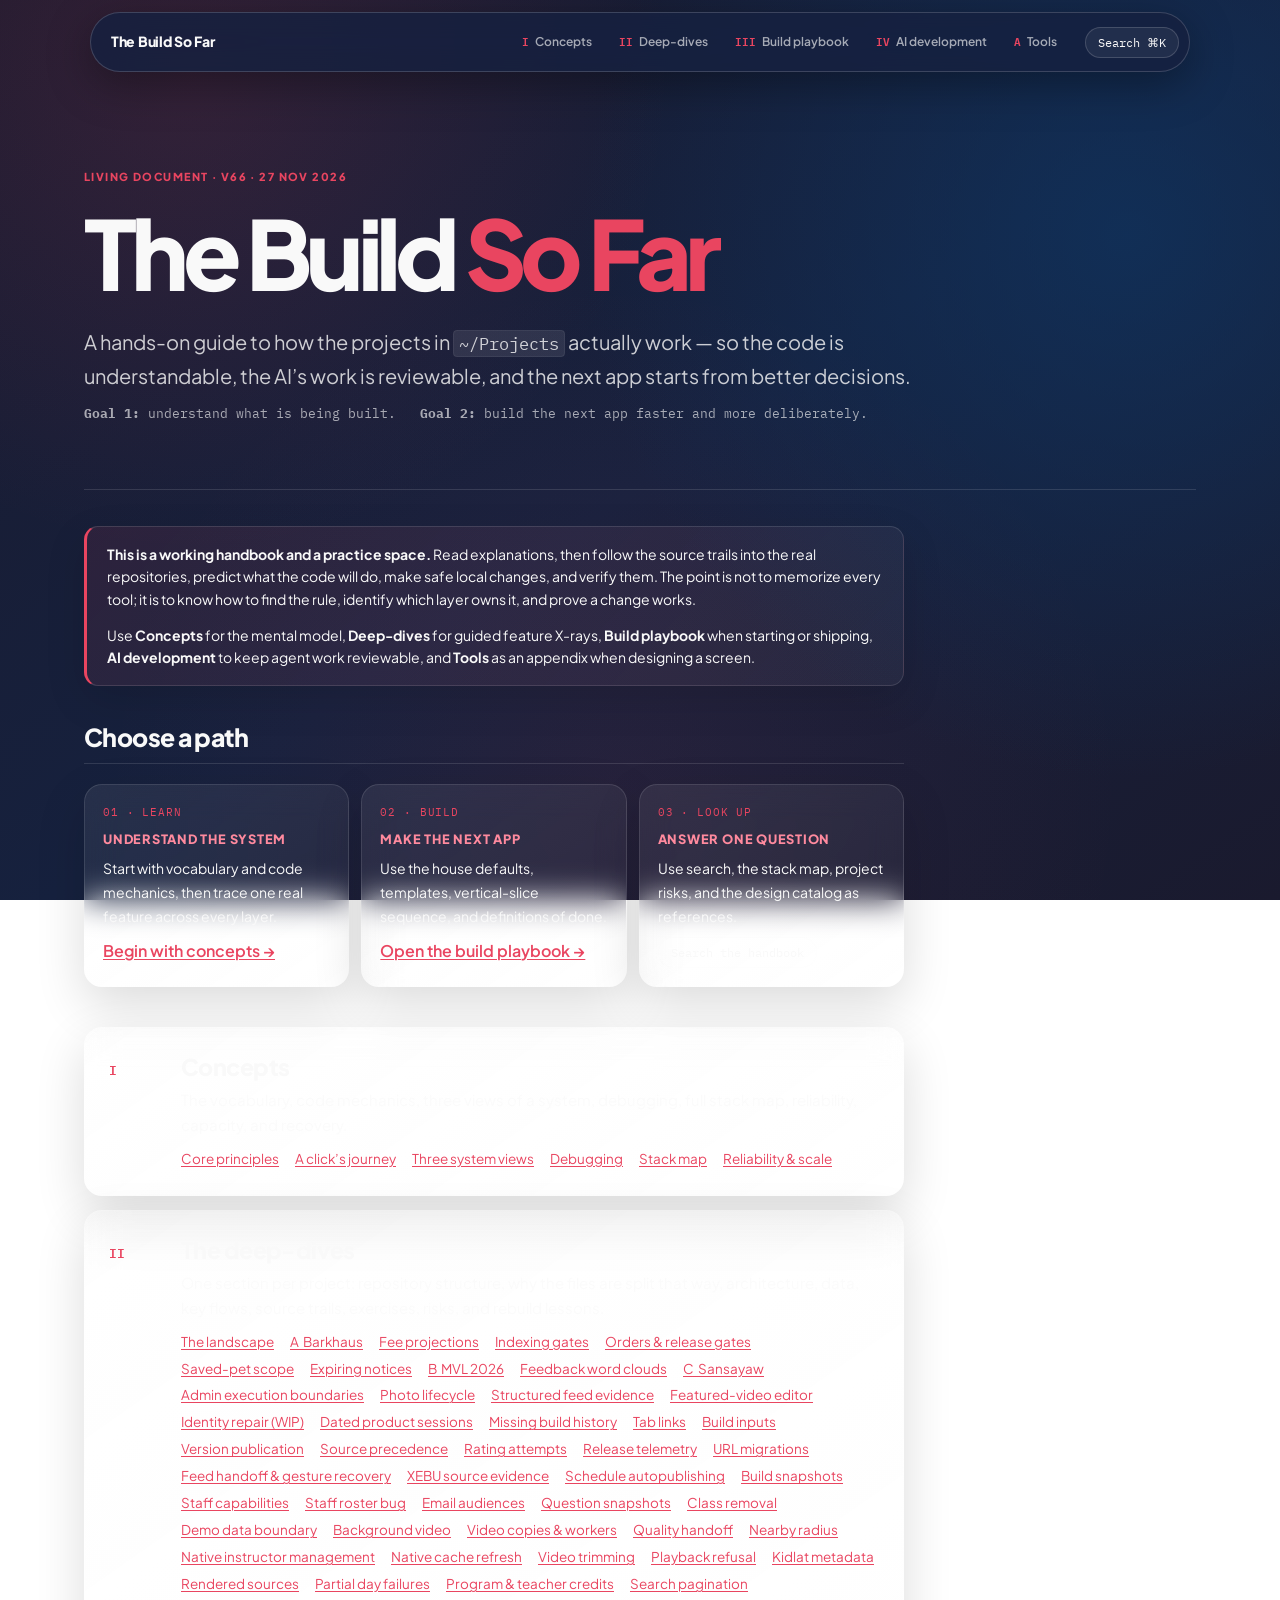
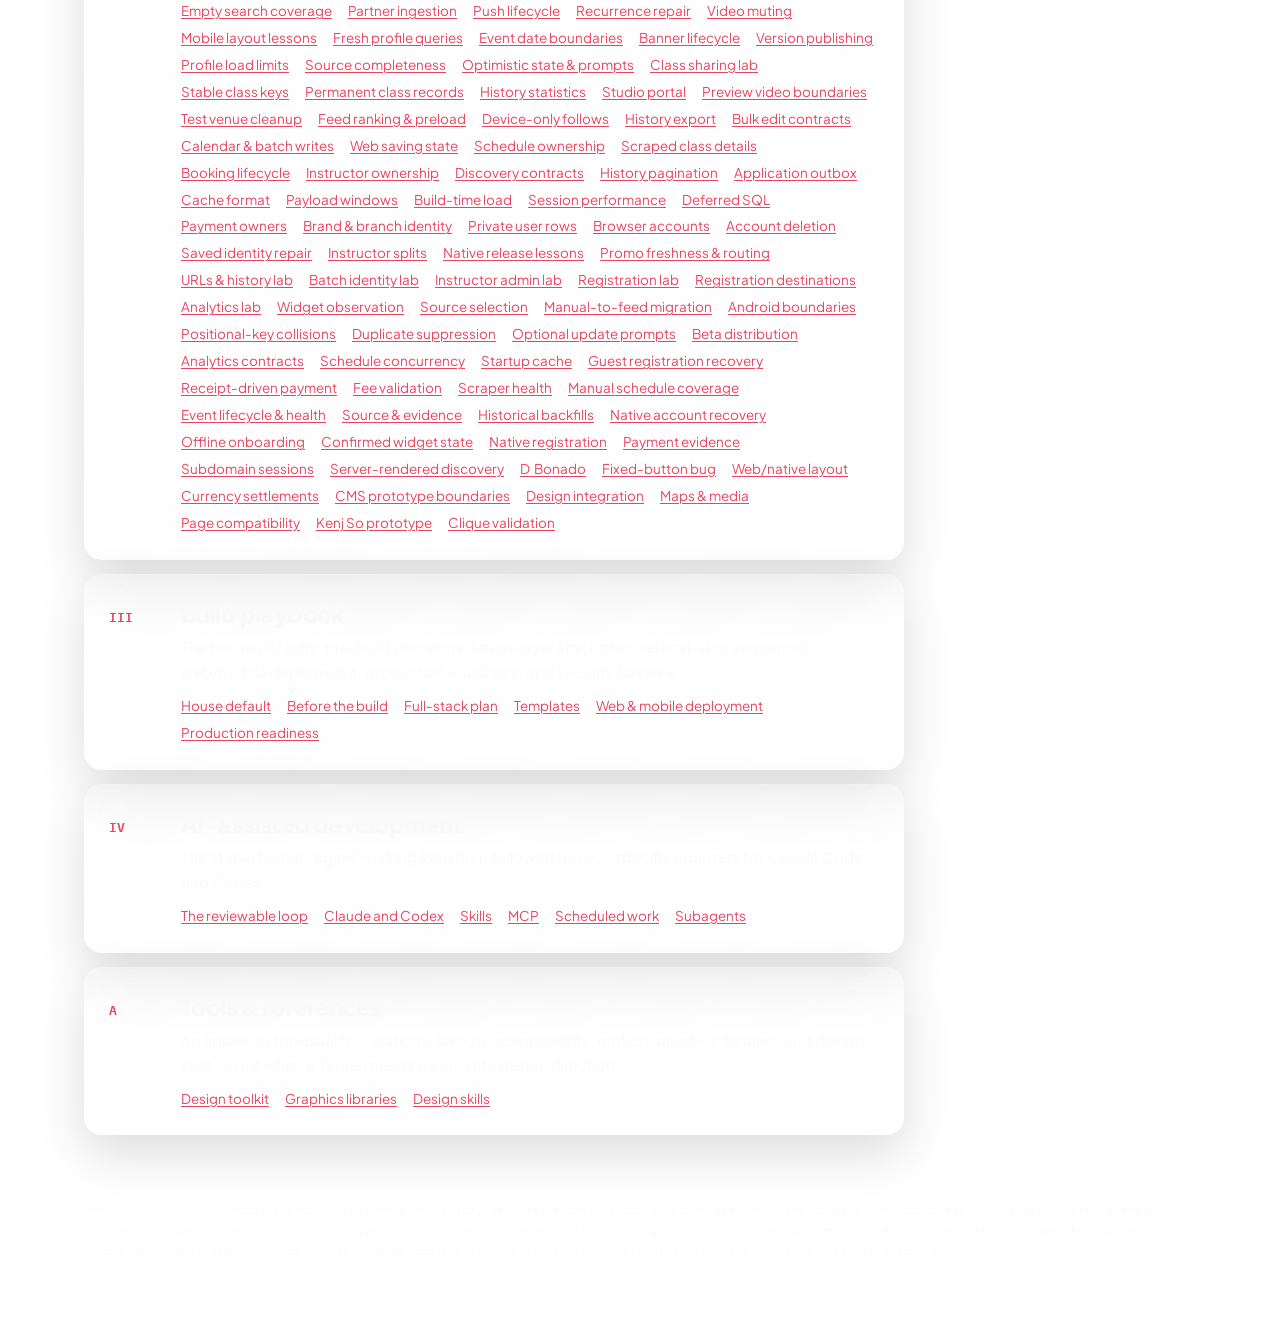
<file: the-build-so-far/index.html>
<!doctype html>
<html lang="en">
<head>
<meta charset="utf-8">
<meta name="viewport" content="width=device-width,initial-scale=1,viewport-fit=cover">
<title>The Build So Far</title>
<meta name="description" content="A hands-on handbook for understanding how this portfolio works and building the next app with more speed, judgment, and control.">
<meta name="robots" content="noindex, nofollow">
<link rel="preconnect" href="https://fonts.googleapis.com">
<link rel="preconnect" href="https://fonts.gstatic.com" crossorigin>
<link rel="stylesheet" href="https://fonts.googleapis.com/css2?family=IBM+Plex+Mono:wght@400;500&amp;family=Plus+Jakarta+Sans:wght@400;500;600;700;800&amp;display=swap">
<link rel="stylesheet" href="handbook.css?v=24.0">
<script src="handbook.js?v=20.3" defer></script>
</head>
<body>

<a class="skip" href="#main">Skip to content</a>
<header class="topbar">
  <a class="brand" href="index.html" aria-current="page">The Build So Far</a>
  <nav class="parts" aria-label="Parts of the handbook">
      <a href="concepts.html"><span class="num">I</span>Concepts</a>
      <a href="deep-dives.html"><span class="num">II</span>Deep-dives</a>
      <a href="together.html"><span class="num">III</span>Build playbook</a>
      <a href="ai.html"><span class="num">IV</span>AI development</a>
      <a href="tools.html"><span class="num">A</span>Tools</a>
  </nav>
</header>

<div class="hb-wrap">
  <header class="masthead prose">
    <p class="eyebrow">Living document &middot; v66 &middot; 27 Nov 2026</p>
    <h1>The Build <em>So Far</em></h1>
    <p class="standfirst">A hands-on guide to how the projects in <code>~/Projects</code> actually work &mdash; so the code is understandable, the AI&rsquo;s work is reviewable, and the next app starts from better decisions.</p>
    <p class="meta"><strong>Goal 1:</strong> understand what is being built. &nbsp; <strong>Goal 2:</strong> build the next app faster and more deliberately.</p>
  </header>

  <main id="main" class="home prose">
      <section id="how-to-read">
        <div class="callout">
          <p><strong>This is a working handbook and a practice space.</strong> Read explanations, then follow the source trails into the real repositories, predict what the code will do, make safe local changes, and verify them. The point is not to memorize every tool; it is to know how to find the rule, identify which layer owns it, and prove a change works.</p>
          <p>Use <strong>Concepts</strong> for the mental model, <strong>Deep-dives</strong> for guided feature X-rays, <strong>Build playbook</strong> when starting or shipping, <strong>AI development</strong> to keep agent work reviewable, and <strong>Tools</strong> as an appendix when designing a screen.</p>
        </div>

        <h2 style="margin-top:36px">Choose a path</h2>
        <div class="route-grid">
          <article class="route-card">
            <span class="route-number">01 &middot; LEARN</span>
            <h3>Understand the system</h3>
            <p>Start with vocabulary and code mechanics, then trace one real feature across every layer.</p>
            <a href="concepts.html">Begin with concepts &rarr;</a>
          </article>
          <article class="route-card">
            <span class="route-number">02 &middot; BUILD</span>
            <h3>Make the next app</h3>
            <p>Use the house defaults, templates, vertical-slice sequence, and definitions of done.</p>
            <a href="together.html">Open the build playbook &rarr;</a>
          </article>
          <article class="route-card">
            <span class="route-number">03 &middot; LOOK UP</span>
            <h3>Answer one question</h3>
            <p>Use search, the stack map, project risks, and the design catalog as references.</p>
            <button type="button" class="search-toggle" onclick="document.querySelector('.topbar .search-toggle')?.click()">Search the handbook</button>
          </article>
        </div>
      </section>


    <ol class="part-list">
      <li class="part-card">
        <span class="num">I</span>
        <div>
          <h2><a href="concepts.html">Concepts</a></h2>
          <p>The vocabulary, code mechanics, three views of a system, debugging, full stack map, reliability, capacity, and recovery.</p>
          <div class="sections"><a href="concepts.html#principles">Core principles</a> <a href="concepts.html#request-journey">A click&rsquo;s journey</a> <a href="concepts.html#system-views">Three system views</a> <a href="concepts.html#debugging">Debugging</a> <a href="concepts.html#stack-map">Stack map</a> <a href="concepts.html#reliability">Reliability &amp; scale</a></div>
        </div>
      </li>
      <li class="part-card">
        <span class="num">II</span>
        <div>
          <h2><a href="deep-dives.html">The deep-dives</a></h2>
          <p>One section per project: repository structure, why the files are split that way, architecture, data, key flows, source trails, exercises, risks, and rebuild lessons.</p>
          <div class="sections"><a href="deep-dives.html#landscape">The landscape</a> <a href="deep-dives.html#barkhaus">A &nbsp;Barkhaus</a> <a href="deep-dives.html#barkhaus-fee-projection">Fee projections</a> <a href="deep-dives.html#barkhaus-indexing-gate">Indexing gates</a> <a href="deep-dives.html#barkhaus-orders-release">Orders &amp; release gates</a> <a href="deep-dives.html#barkhaus-saved-pets">Saved-pet scope</a> <a href="deep-dives.html#barkhaus-expiring-notice">Expiring notices</a> <a href="deep-dives.html#mvl">B &nbsp;MVL 2026</a> <a href="deep-dives.html#lab-mvl-feedback">Feedback word clouds</a> <a href="deep-dives.html#sansayaw">C &nbsp;Sansayaw</a> <a href="deep-dives.html#sansayaw-admin-workflows">Admin execution boundaries</a> <a href="deep-dives.html#sansayaw-photo-lifecycle">Photo lifecycle</a> <a href="deep-dives.html#sansayaw-structured-adapters">Structured feed evidence</a> <a href="deep-dives.html#sansayaw-featured-management">Featured-video editor</a> <a href="deep-dives.html#sansayaw-ember-repair">Identity repair (WIP)</a> <a href="deep-dives.html#sansayaw-axis-products">Dated product sessions</a> <a href="deep-dives.html#sansayaw-build-guard">Missing build history</a> <a href="deep-dives.html#sansayaw-tab-links">Tab links</a> <a href="deep-dives.html#sansayaw-release-config">Build inputs</a> <a href="deep-dives.html#sansayaw-release-publication">Version publication</a> <a href="deep-dives.html#sansayaw-unfold-precedence">Source precedence</a> <a href="deep-dives.html#sansayaw-review-attempts">Rating attempts</a>
          <a href="deep-dives.html#sansayaw-release-telemetry">Release telemetry</a> <a href="deep-dives.html#sansayaw-url-migration">URL migrations</a> <a href="deep-dives.html#sansayaw-navigation-recovery">Feed handoff &amp; gesture recovery</a> <a href="deep-dives.html#sansayaw-xebu-evidence">XEBU source evidence</a> <a href="deep-dives.html#sansayaw-schedule-autopublish">Schedule autopublishing</a> <a href="deep-dives.html#sansayaw-build-snapshot">Build snapshots</a> <a href="deep-dives.html#sansayaw-staff-capabilities">Staff capabilities</a> <a href="deep-dives.html#sansayaw-staff-roster">Staff roster bug</a> <a href="deep-dives.html#sansayaw-email-audiences">Email audiences</a> <a href="deep-dives.html#sansayaw-registration-questions">Question snapshots</a> <a href="deep-dives.html#sansayaw-class-removal">Class removal</a> <a href="deep-dives.html#sansayaw-demo-boundary">Demo data boundary</a> <a href="deep-dives.html#sansayaw-background-video">Background video</a> <a href="deep-dives.html#sansayaw-video-derivatives">Video copies &amp; workers</a> <a href="deep-dives.html#sansayaw-quality-handoff">Quality handoff</a> <a href="deep-dives.html#sansayaw-nearby-radius">Nearby radius</a> <a href="deep-dives.html#sansayaw-native-manage">Native instructor management</a> <a href="deep-dives.html#sansayaw-native-refresh">Native cache refresh</a> <a href="deep-dives.html#sansayaw-video-trim">Video trimming</a> <a href="deep-dives.html#sansayaw-playback-refusal">Playback refusal</a> <a href="deep-dives.html#sansayaw-kidlat-evidence">Kidlat metadata</a> <a href="deep-dives.html#sansayaw-rendered-sources">Rendered sources</a> <a href="deep-dives.html#sansayaw-partial-days">Partial day failures</a> <a href="deep-dives.html#sansayaw-program-credits">Program &amp; teacher credits</a> <a href="deep-dives.html#sansayaw-search-pagination">Search pagination</a> <a href="deep-dives.html#sansayaw-empty-search">Empty search coverage</a> <a href="deep-dives.html#sansayaw-partner-ingestion">Partner ingestion</a> <a href="deep-dives.html#sansayaw-push-lifecycle">Push lifecycle</a> <a href="deep-dives.html#sansayaw-recurrence-repair">Recurrence repair</a> <a href="deep-dives.html#sansayaw-video-muting">Video muting</a> <a href="deep-dives.html#sansayaw-mobile-layout">Mobile layout lessons</a> <a href="deep-dives.html#sansayaw-profile-freshness">Fresh profile queries</a> <a href="deep-dives.html#ab-fundraiser-dates">Event date boundaries</a> <a href="deep-dives.html#sansayaw-banner-admin">Banner lifecycle</a> <a href="deep-dives.html#sansayaw-version-admin">Version publishing</a> <a href="deep-dives.html#sansayaw-profile-load">Profile load limits</a> <a href="deep-dives.html#sansayaw-source-completeness">Source completeness</a> <a href="deep-dives.html#sansayaw-optimistic-prompts">Optimistic state &amp; prompts</a> <a href="deep-dives.html#lab-sansayaw-sharing">Class sharing lab</a> <a href="deep-dives.html#sansayaw-class-keys">Stable class keys</a> <a href="deep-dives.html#sansayaw-class-records">Permanent class records</a> <a href="deep-dives.html#sansayaw-history-stats">History statistics</a> <a href="deep-dives.html#sansayaw-studio-portal">Studio portal</a> <a href="deep-dives.html#sansayaw-class-videos">Preview video boundaries</a> <a href="deep-dives.html#sansayaw-venue-cleanup">Test venue cleanup</a> <a href="deep-dives.html#sansayaw-feed-ranking">Feed ranking &amp; preload</a> <a href="deep-dives.html#sansayaw-guest-follows">Device-only follows</a> <a href="deep-dives.html#sansayaw-history-export">History export</a> <a href="deep-dives.html#sansayaw-bulk-edit">Bulk edit contracts</a> <a href="deep-dives.html#sansayaw-calendar-batches">Calendar &amp; batch writes</a> <a href="deep-dives.html#sansayaw-web-saving">Web saving state</a> <a href="deep-dives.html#sansayaw-schedule-ownership">Schedule ownership</a> <a href="deep-dives.html#sansayaw-scraped-details">Scraped class details</a> <a href="deep-dives.html#sansayaw-booking-lifecycle">Booking lifecycle</a> <a href="deep-dives.html#sansayaw-instructor-ownership">Instructor ownership</a> <a href="deep-dives.html#sansayaw-discovery-pages">Discovery contracts</a> <a href="deep-dives.html#sansayaw-history-pagination">History pagination</a> <a href="deep-dives.html#sansayaw-application-outbox">Application outbox</a> <a href="deep-dives.html#sansayaw-cache-format">Cache format</a> <a href="deep-dives.html#sansayaw-payload-window">Payload windows</a> <a href="deep-dives.html#sansayaw-prerender-load">Build-time load</a> <a href="deep-dives.html#sansayaw-portal-session">Session performance</a> <a href="deep-dives.html#sansayaw-portal-rollout">Deferred SQL</a> <a href="deep-dives.html#sansayaw-payment-owners">Payment owners</a> <a href="deep-dives.html#sansayaw-brand-routing">Brand &amp; branch identity</a> <a href="deep-dives.html#sansayaw-user-data">Private user rows</a> <a href="deep-dives.html#sansayaw-browser-accounts">Browser accounts</a> <a href="deep-dives.html#sansayaw-account-deletion">Account deletion</a> <a href="deep-dives.html#sansayaw-user-repoint">Saved identity repair</a> <a href="deep-dives.html#sansayaw-instructor-split">Instructor splits</a> <a href="deep-dives.html#lab-sansayaw-native">Native release lessons</a> <a href="deep-dives.html#lab-sansayaw-promos">Promo freshness &amp; routing</a> <a href="deep-dives.html#lab-sansayaw-discovery">URLs &amp; history lab</a> <a href="deep-dives.html#lab-sansayaw-batch">Batch identity lab</a> <a href="deep-dives.html#lab-sansayaw-admin">Instructor admin lab</a> <a href="deep-dives.html#lab-sansayaw-registration">Registration lab</a> <a href="deep-dives.html#sansayaw-registration-destination">Registration destinations</a> <a href="deep-dives.html#lab-sansayaw-analytics">Analytics lab</a> <a href="deep-dives.html#sansayaw-widget-observation">Widget observation</a> <a href="deep-dives.html#sansayaw-source-selection">Source selection</a> <a href="deep-dives.html#sansayaw-feed-migration">Manual-to-feed migration</a> <a href="deep-dives.html#lab-sansayaw-android">Android boundaries</a> <a href="deep-dives.html#sansayaw-same-slot">Positional-key collisions</a> <a href="deep-dives.html#sansayaw-duplicate-status">Duplicate suppression</a> <a href="deep-dives.html#sansayaw-update-prompts">Optional update prompts</a> <a href="deep-dives.html#sansayaw-distribution-state">Beta distribution</a> <a href="deep-dives.html#sansayaw-analytics-contract">Analytics contracts</a> <a href="deep-dives.html#sansayaw-schedule-loading">Schedule concurrency</a> <a href="deep-dives.html#sansayaw-startup-cache">Startup cache</a> <a href="deep-dives.html#sansayaw-registration-recovery">Guest registration recovery</a> <a href="deep-dives.html#sansayaw-registration-state">Receipt-driven payment</a> <a href="deep-dives.html#sansayaw-fee-validation">Fee validation</a> <a href="deep-dives.html#sansayaw-scrape-observation">Scraper health</a> <a href="deep-dives.html#sansayaw-manual-coverage">Manual schedule coverage</a> <a href="deep-dives.html#sansayaw-event-health">Event lifecycle &amp; health</a> <a href="deep-dives.html#sansayaw-workspace-boundary">Source &amp; evidence</a> <a href="deep-dives.html#sansayaw-history-backfill">Historical backfills</a> <a href="deep-dives.html#sansayaw-native-state">Native account recovery</a> <a href="deep-dives.html#sansayaw-onboarding">Offline onboarding</a> <a href="deep-dives.html#sansayaw-personal-widgets">Confirmed widget state</a> <a href="deep-dives.html#sansayaw-native-registration">Native registration</a> <a href="deep-dives.html#sansayaw-payment-proof">Payment evidence</a> <a href="deep-dives.html#sansayaw-shared-session">Subdomain sessions</a> <a href="deep-dives.html#sansayaw-server-discovery">Server-rendered discovery</a> <a href="deep-dives.html#bonado">D &nbsp;Bonado</a> <a href="deep-dives.html#bonado-fixed-animation">Fixed-button bug</a> <a href="deep-dives.html#bonado-fluid-layout">Web/native layout</a>         <a href="deep-dives.html#bonado-currency-settlements">Currency settlements</a> <a href="deep-dives.html#lab-ab-prototype">CMS prototype boundaries</a> <a href="deep-dives.html#ab-design-integration">Design integration</a> <a href="deep-dives.html#ab-map-media">Maps &amp; media</a> <a href="deep-dives.html#ab-route-compatibility">Page compatibility</a> <a href="deep-dives.html#kenjso-prototype">Kenj So prototype</a> <a href="deep-dives.html#sansayaw-clique-validation">Clique validation</a></div>
        </div>
      </li>
      <li class="part-card">
        <span class="num">III</span>
        <div>
          <h2><a href="together.html">Build playbook</a></h2>
          <p>The house defaults, pre-build decisions, seven-layer stack plan, vertical-slice sequence, web/mobile deployment, production readiness, and security baseline.</p>
          <div class="sections"><a href="together.html#house-default">House default</a> <a href="together.html#prebuild">Before the build</a> <a href="together.html#stack-plan">Full-stack plan</a> <a href="together.html#templates">Templates</a> <a href="together.html#deployment">Web &amp; mobile deployment</a> <a href="together.html#production-readiness">Production readiness</a></div>
        </div>
      </li>
      <li class="part-card">
        <span class="num">IV</span>
        <div>
          <h2><a href="ai.html">AI-assisted development</a></h2>
          <p>The stable human/agent working loop first, followed by tool-specific adapters for Claude Code and Codex.</p>
          <div class="sections"><a href="ai.html#agent-loop">The reviewable loop</a> <a href="ai.html#agent-adapters">Claude and Codex</a> <a href="ai.html#skills">Skills</a> <a href="ai.html#mcp">MCP</a> <a href="ai.html#scheduled">Scheduled work</a> <a href="ai.html#subagents">Subagents</a></div>
        </div>
      </li>
      <li class="part-card">
        <span class="num">A</span>
        <div>
          <h2><a href="tools.html">Tools &amp; references</a></h2>
          <p>An appendix for visual foundations, layouts, components, motion, graphics libraries, and design skills. Use it when a screen needs a concrete design direction.</p>
          <div class="sections"><a href="tools.html#design-kit">Design toolkit</a> <a href="tools.html#libraries">Graphics libraries</a> <a href="tools.html#design-skills">Design skills</a></div>
        </div>
      </li>
    </ol>
  </main>

  <footer>v66 &middot; 27 Nov 2026 &middot; learning paths, deployment mechanics, web/native image sharing, promo freshness and routing, URL discovery and history, batch identity maintenance, admin authorization and merge recovery, CMS prototype visibility, registration rollout, analytics, Android lifecycle and widget boundaries, source freshness, feedback word clouds, guided project labs, build playbook, global search, and agent-agnostic AI guidance.</footer>
</div>

</body>
</html>
</file>
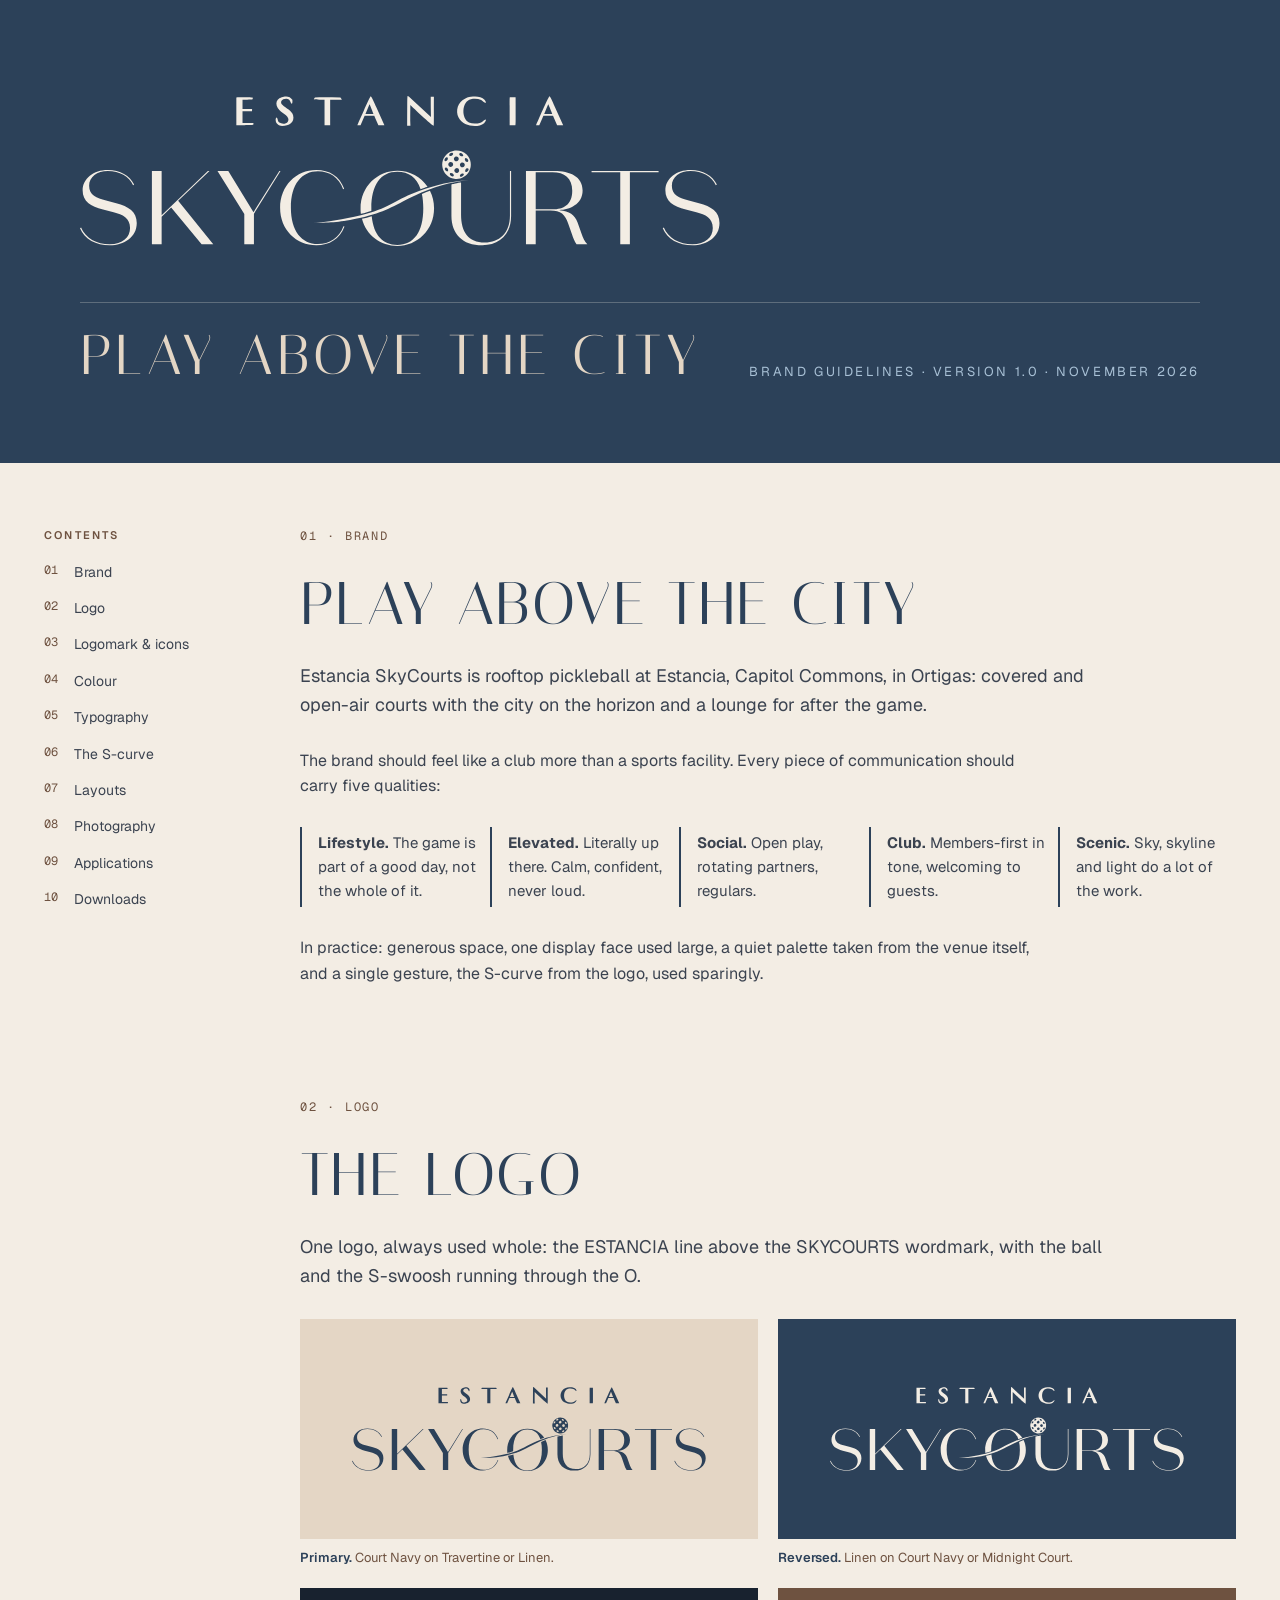
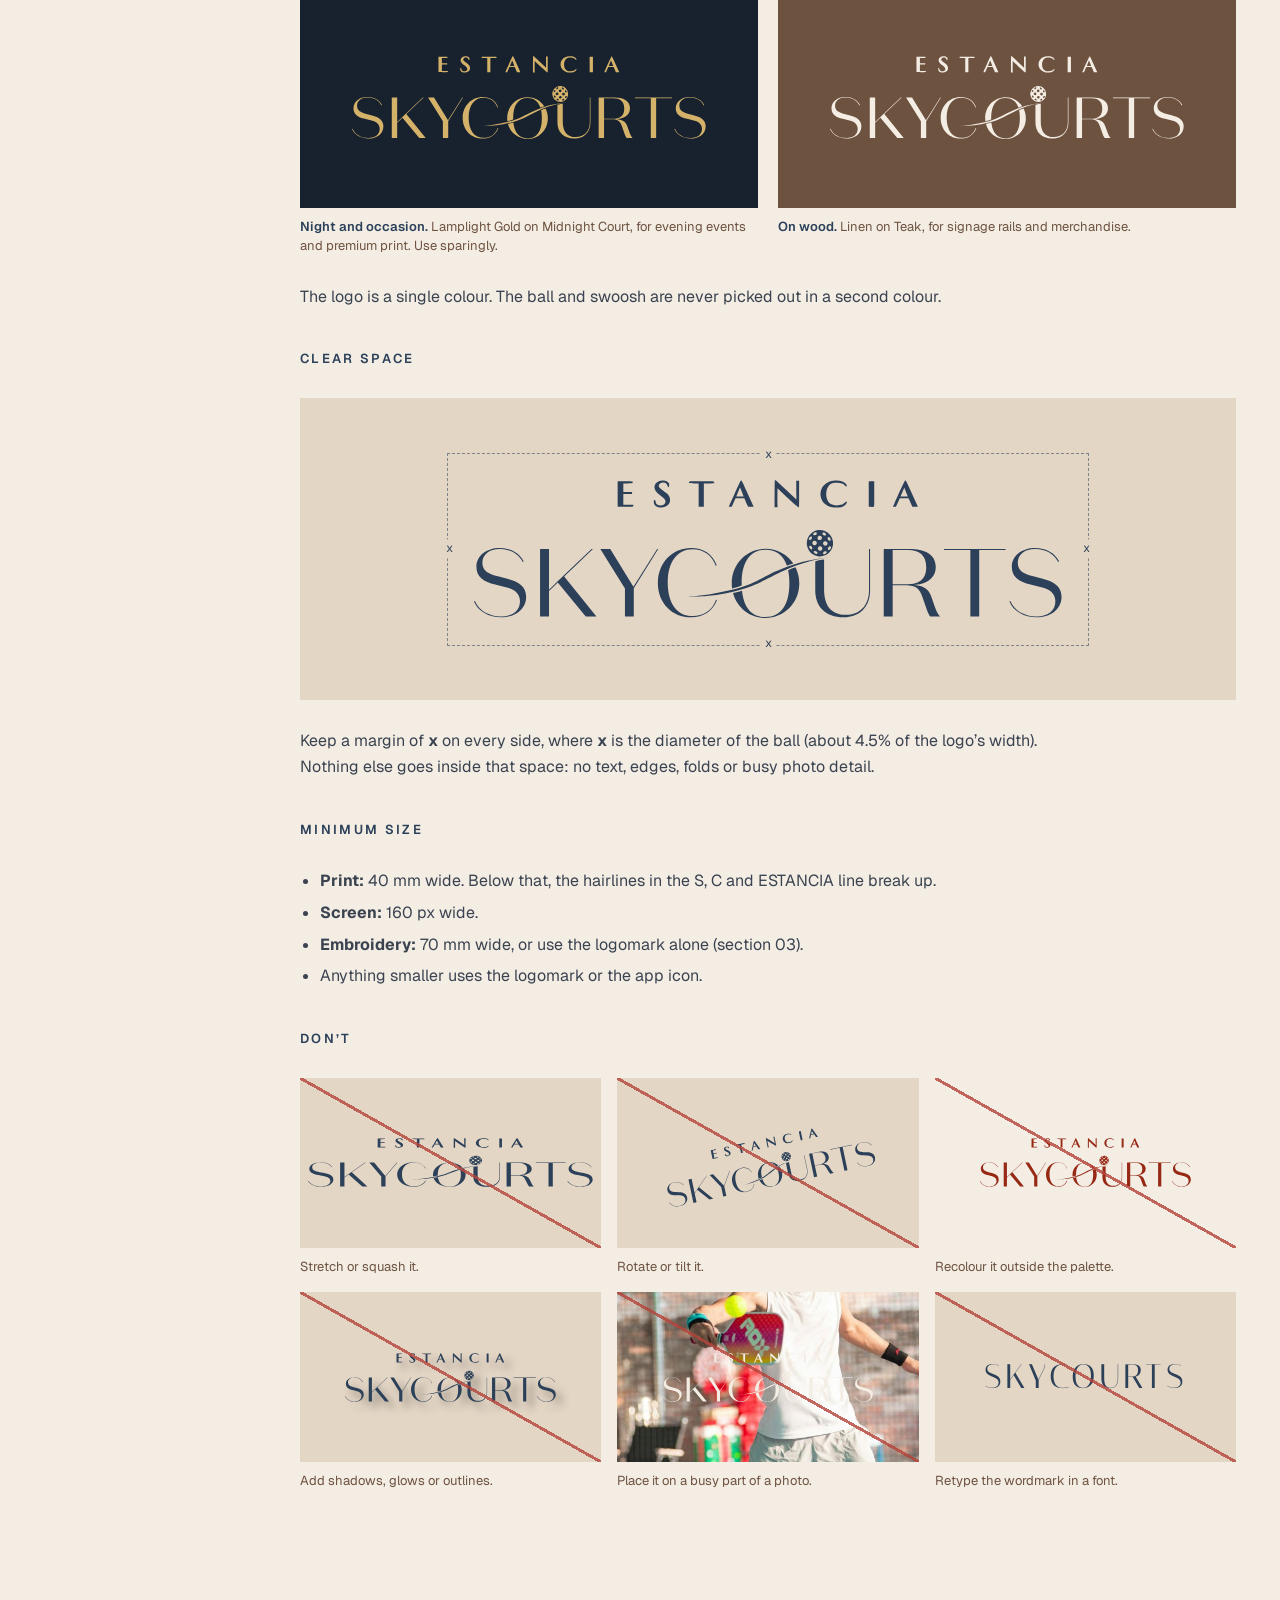
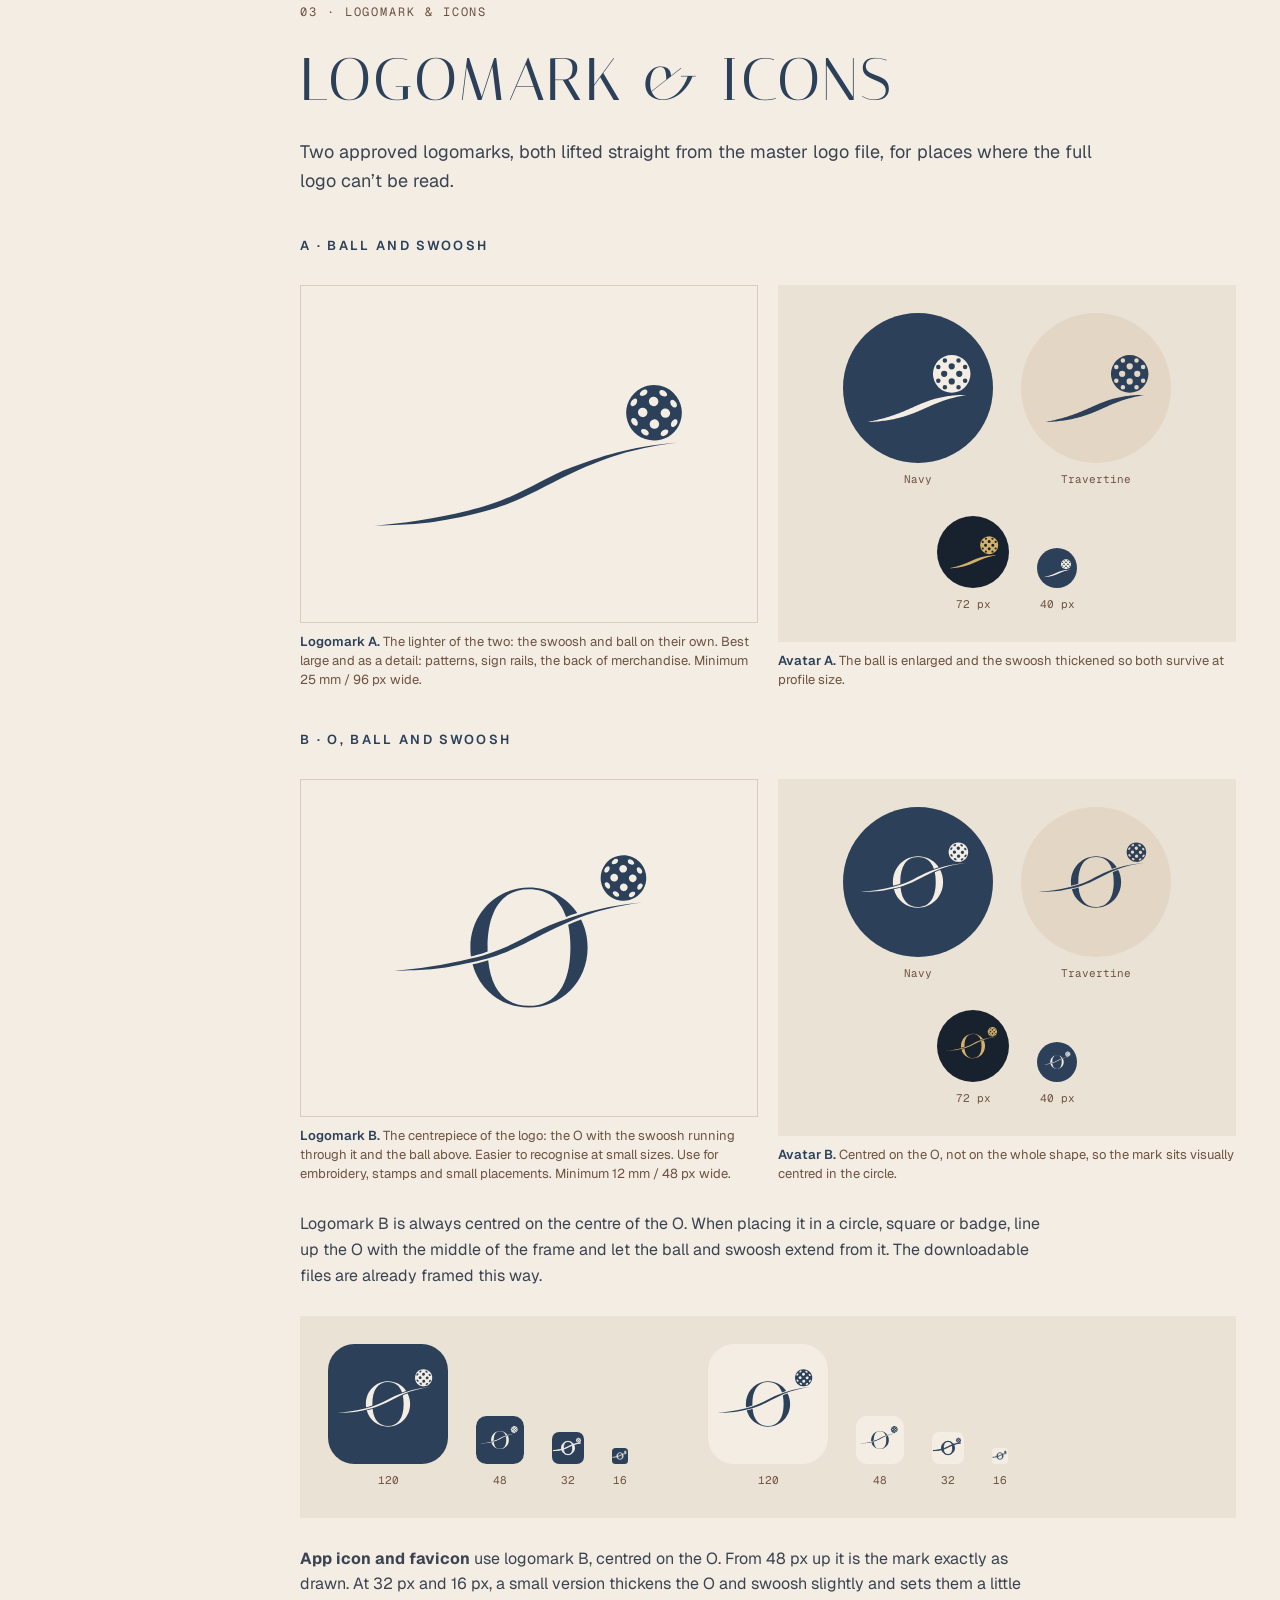
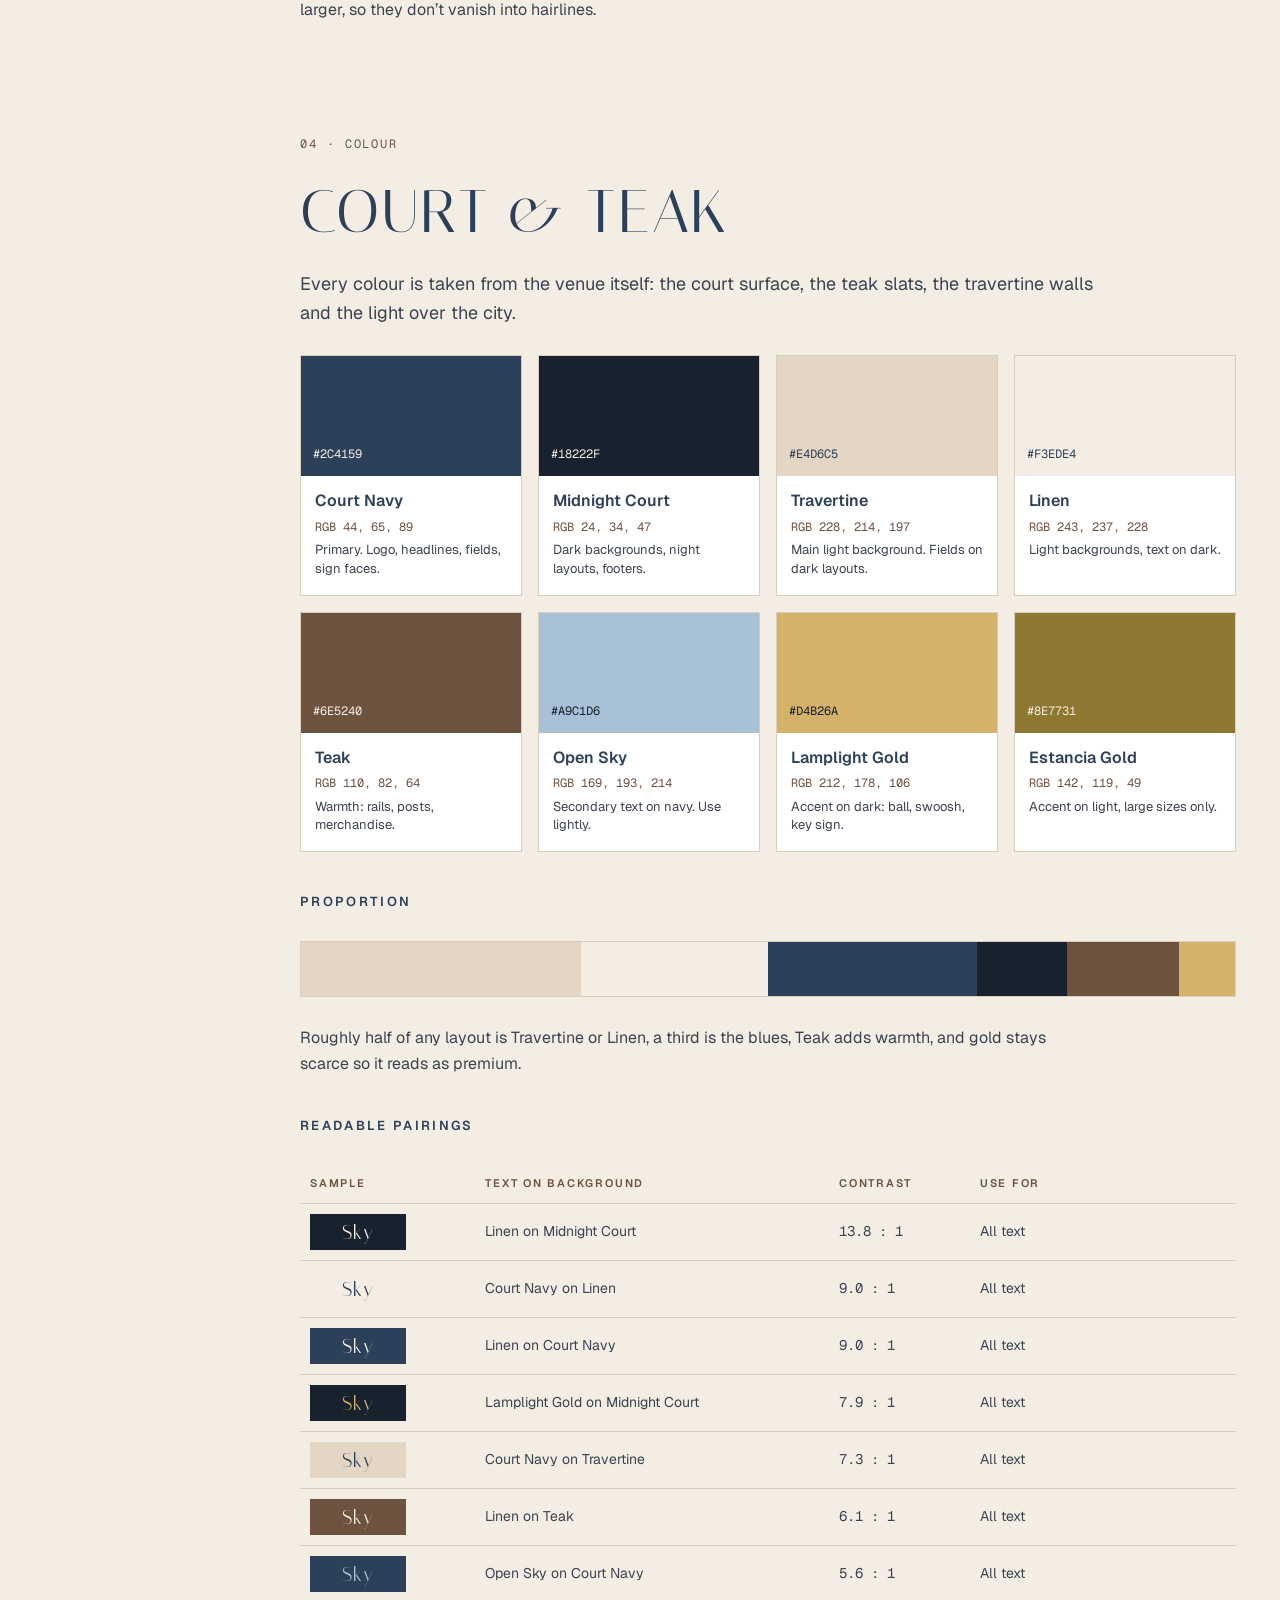
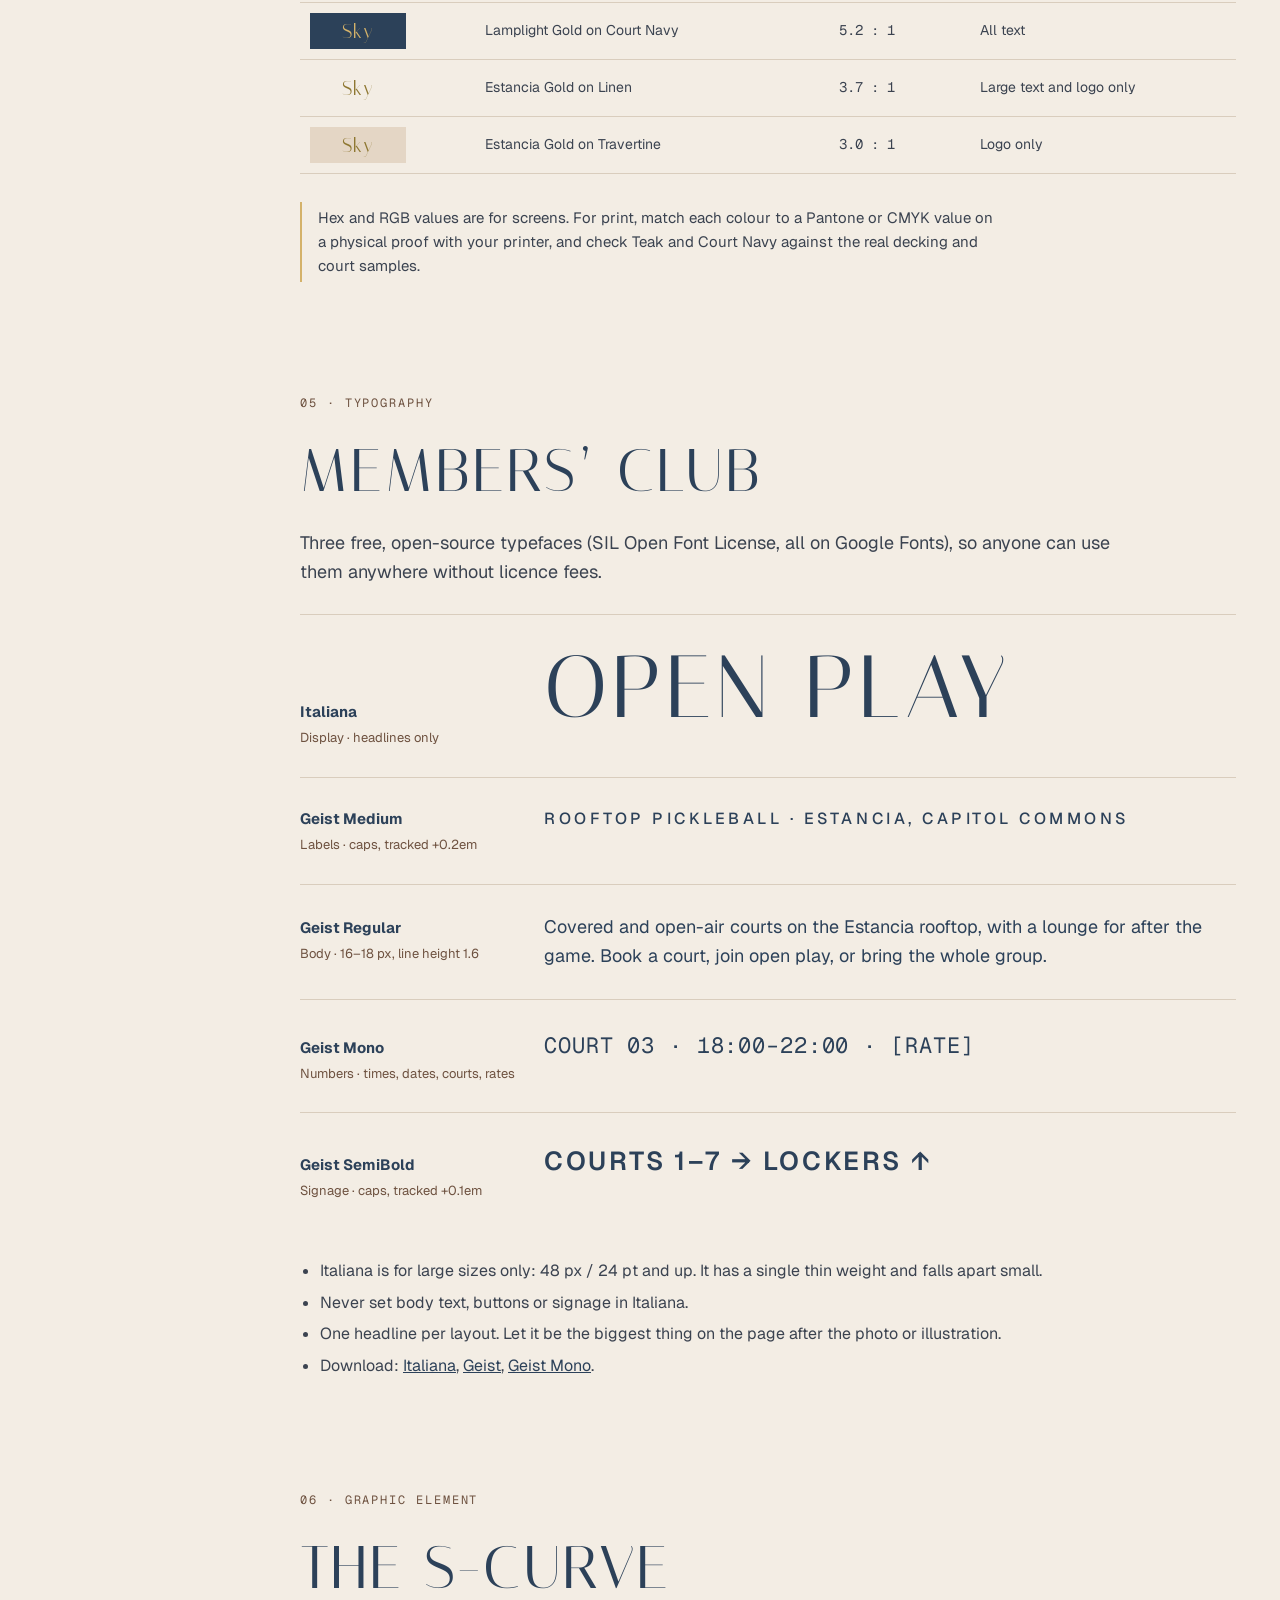
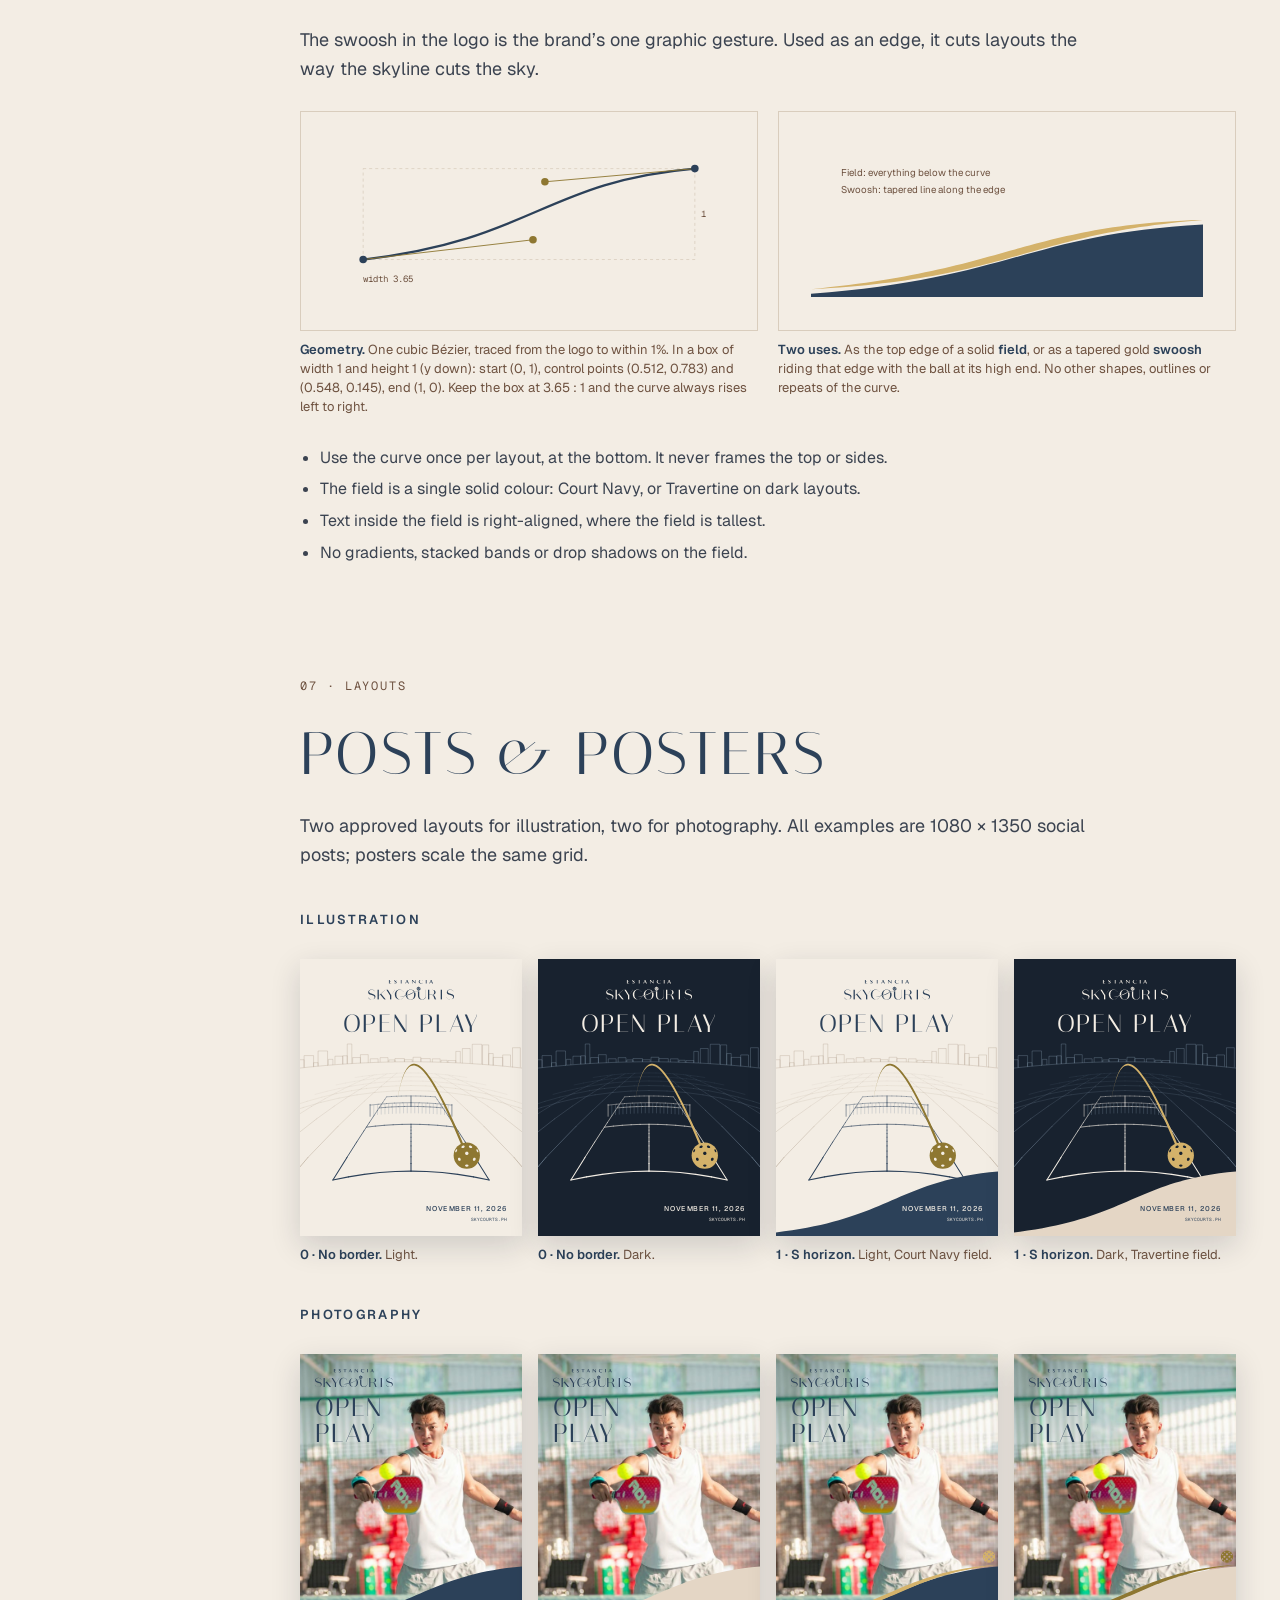
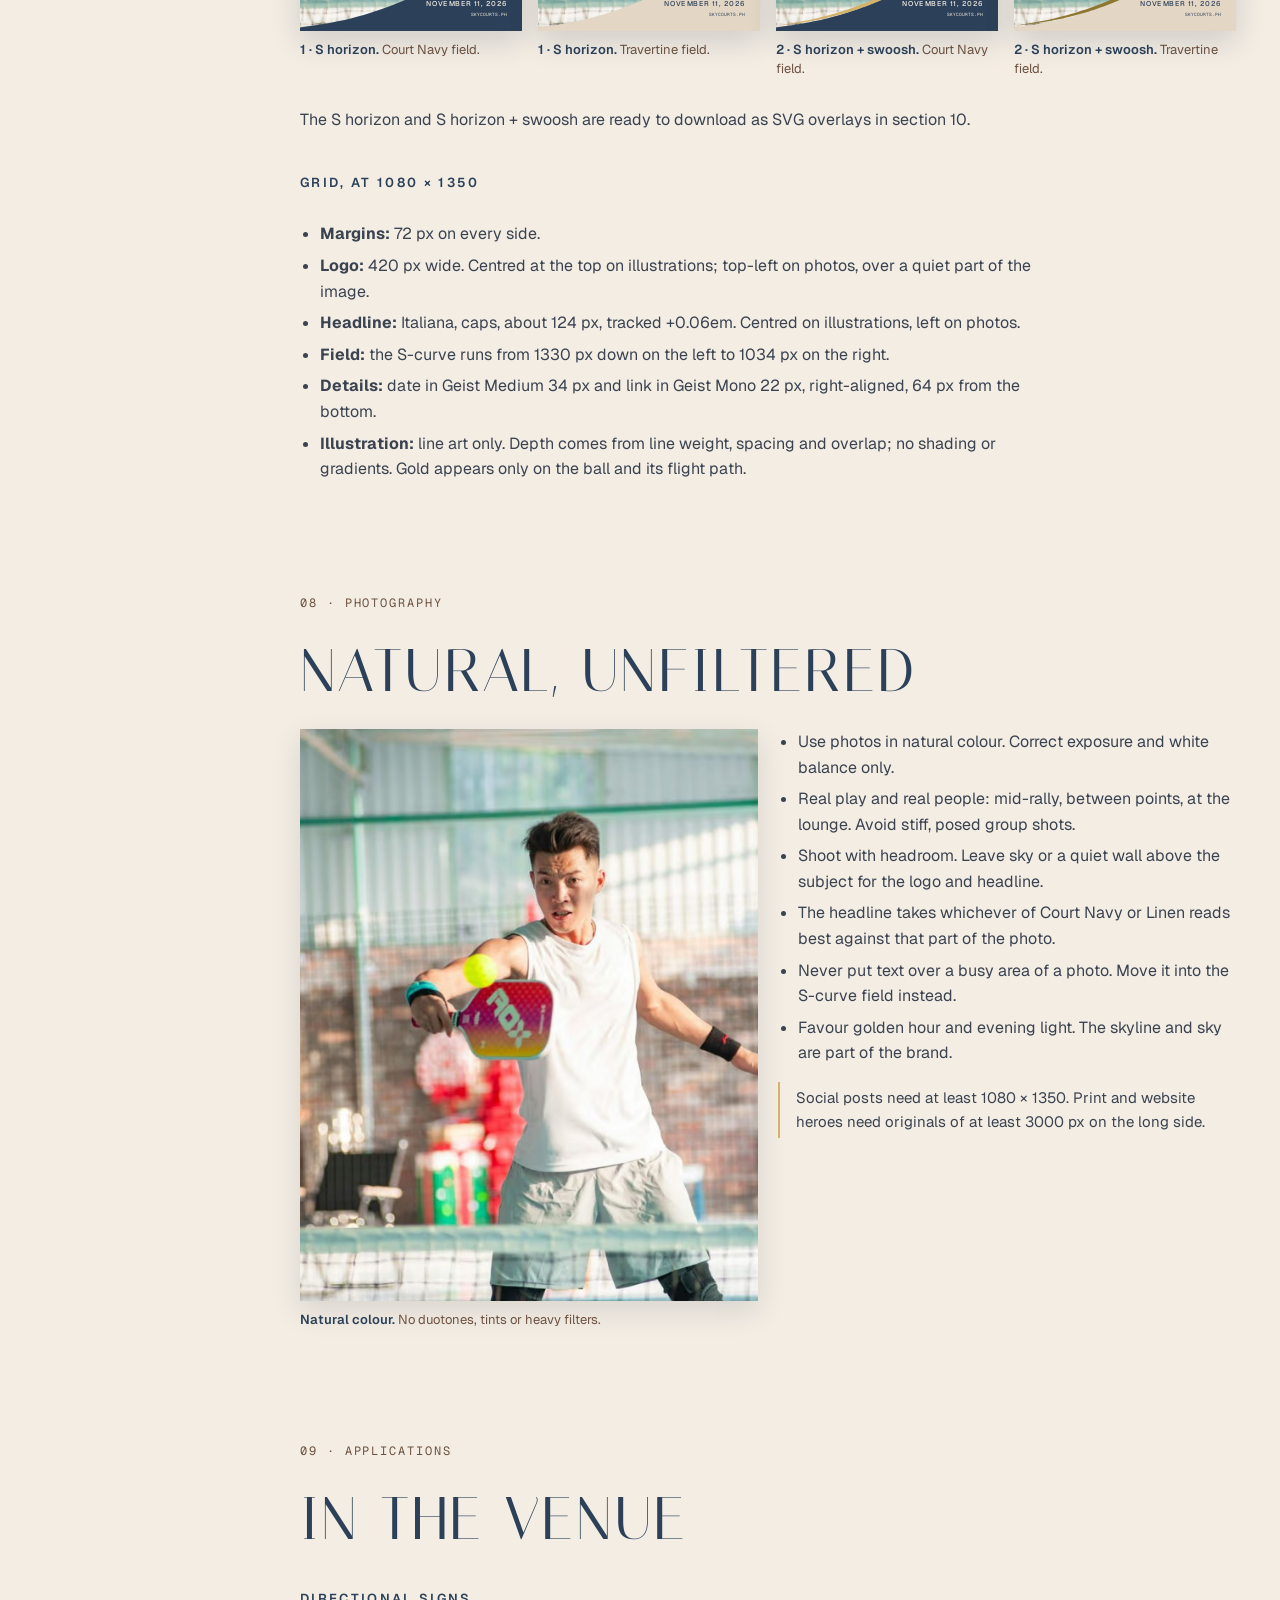
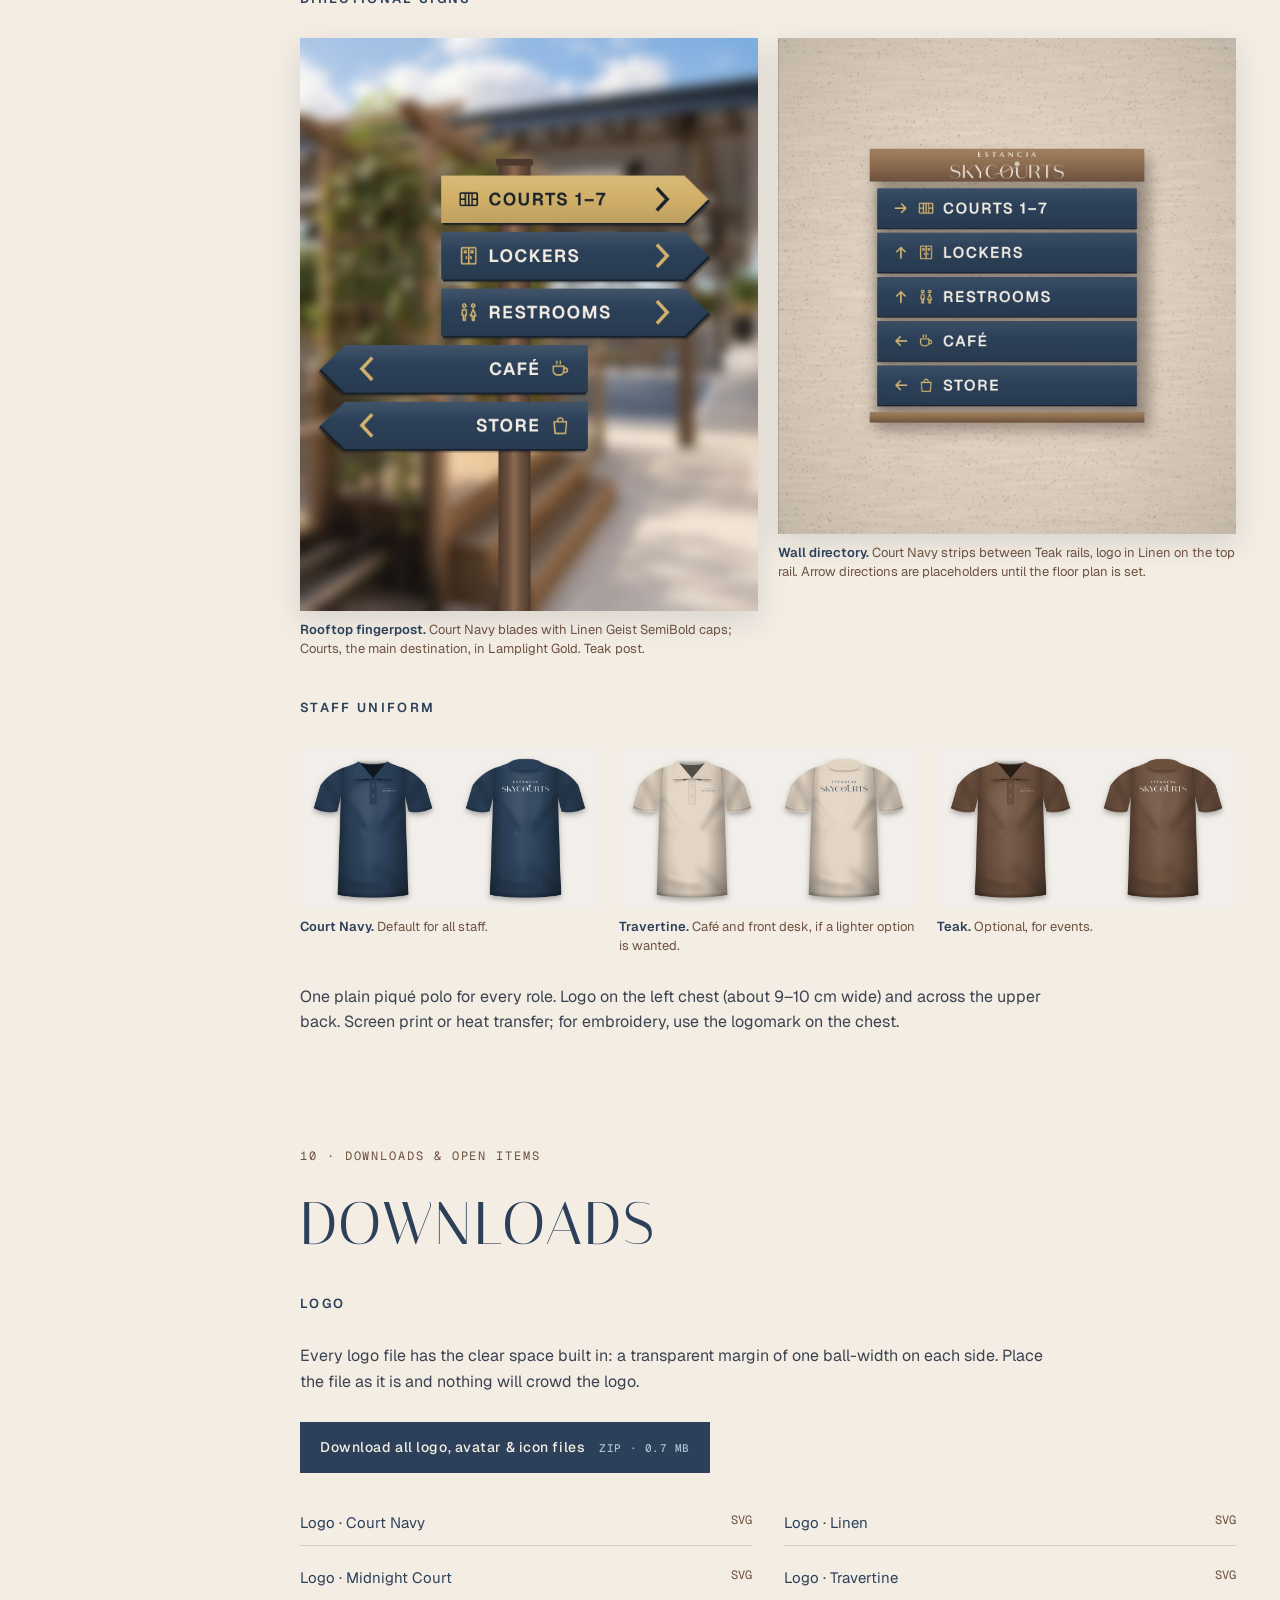
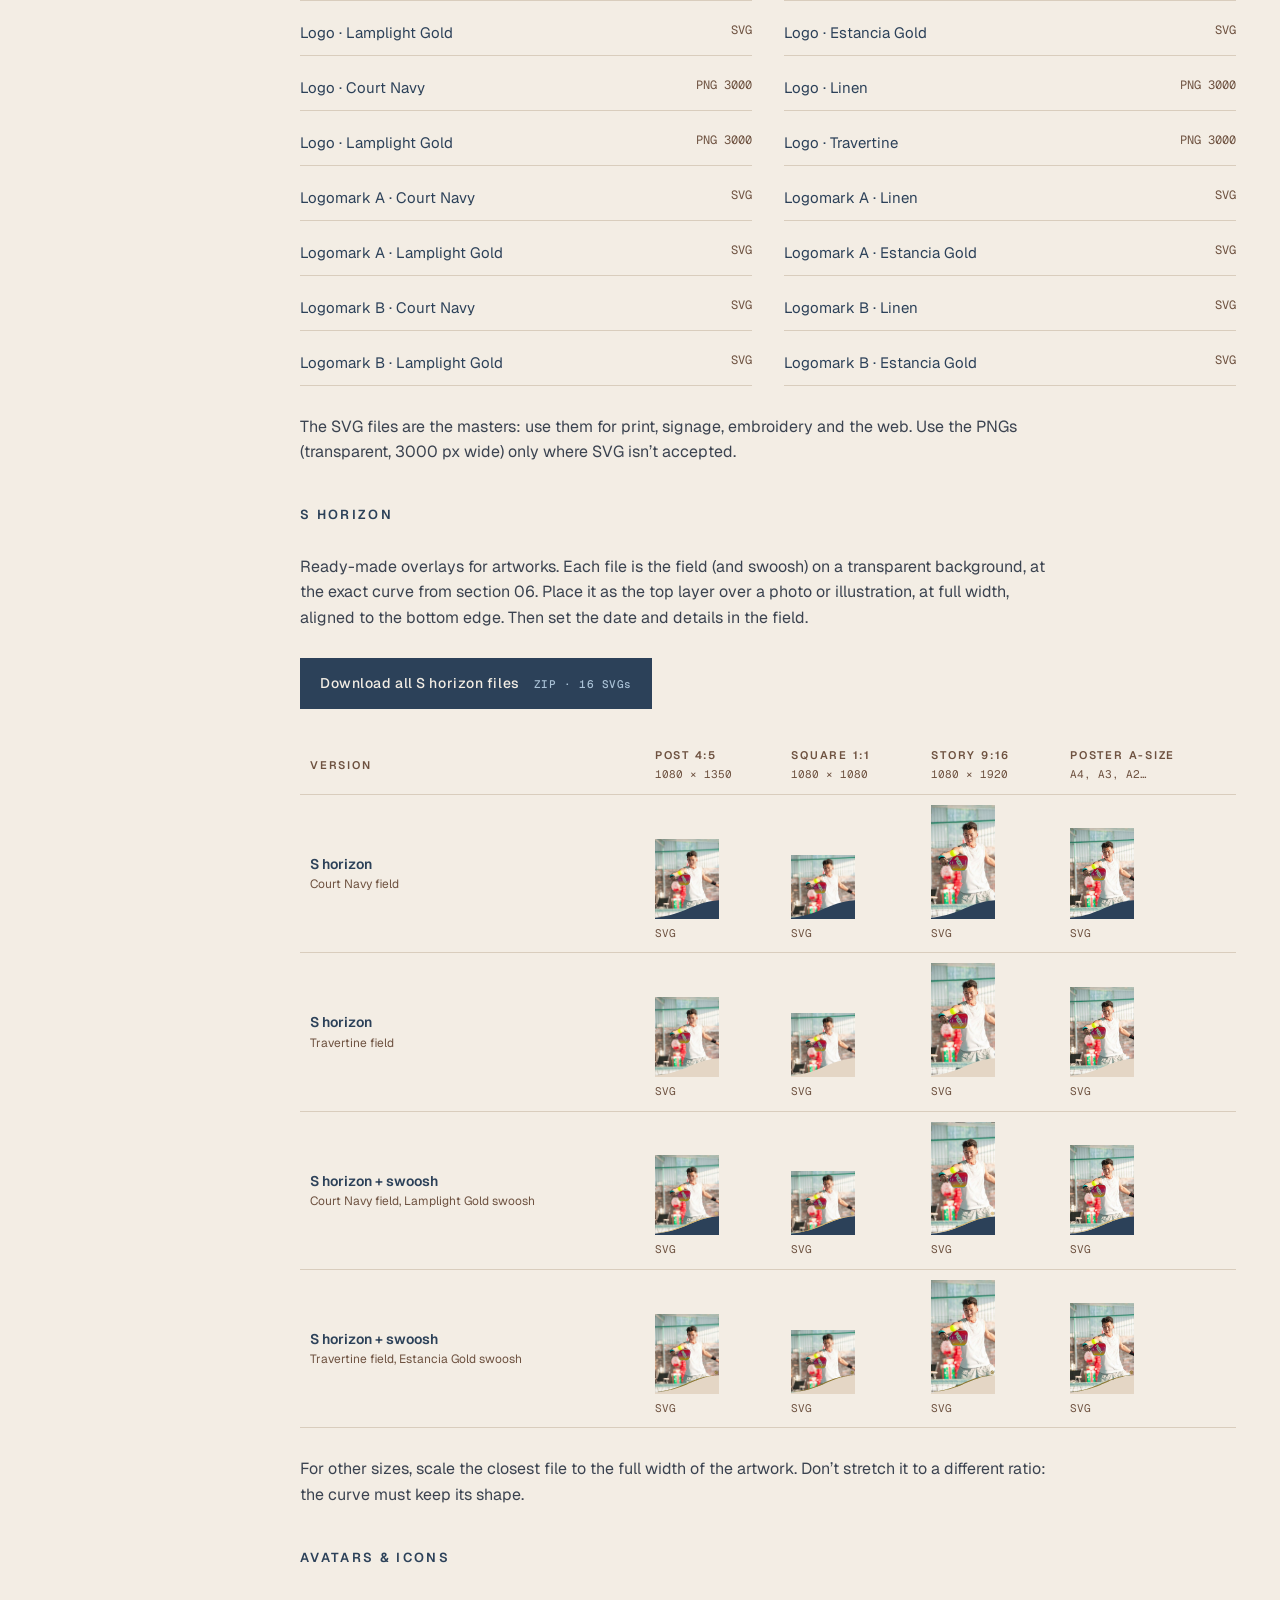
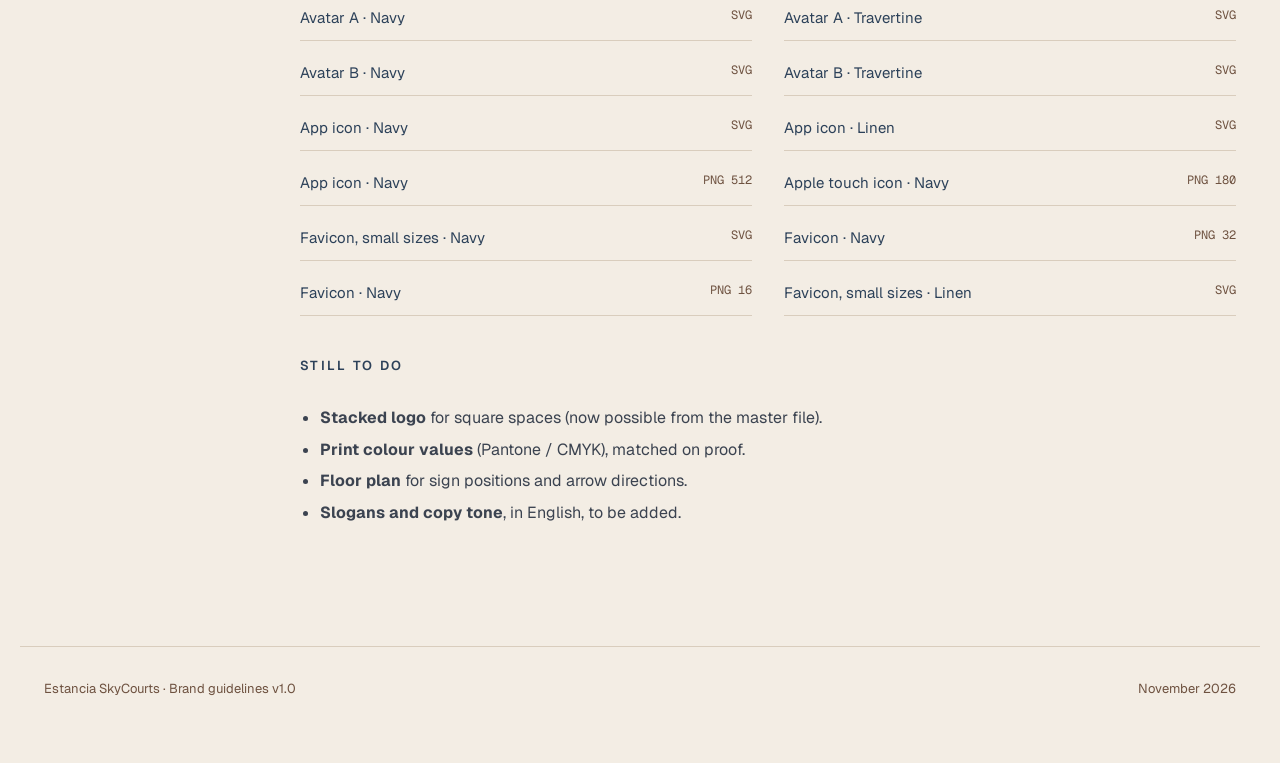
<file: skycourts/guidelines/index.html>
<!doctype html>
<html lang="en">
<head>
<meta charset="utf-8">
<meta name="viewport" content="width=device-width, initial-scale=1">
<title>Estancia SkyCourts · Brand Guidelines</title>
<meta name="robots" content="noindex, nofollow">
<link rel="icon" type="image/svg+xml" href="assets/favicon-navy-small.svg">
<link rel="preconnect" href="https://fonts.googleapis.com">
<link rel="preconnect" href="https://fonts.gstatic.com" crossorigin>
<link rel="stylesheet" href="https://fonts.googleapis.com/css2?family=Italiana&family=Geist:wght@300;400;500;600;700&family=Geist+Mono:wght@400;500&display=swap">
<style>
:root {
  --navy: #2C4159; --midnight: #18222F; --travertine: #E4D6C5; --linen: #F3EDE4; --teak: #6E5240; --sky: #A9C1D6; --gold: #D4B26A; --estgold: #8E7731;
  --page: #F3EDE4; --ink: #2C4159; --body: #3B4350; --muted: #6E5240; --rule: #D9CDBD; --card: #EBE2D6;
  --display: 'Italiana', Didot, 'Bodoni 72', serif; --sans: 'Geist', 'Helvetica Neue', Arial, sans-serif; --mono: 'Geist Mono', ui-monospace, Menlo, monospace;
}
* { box-sizing: border-box; }
html, body { margin: 0; }
html { scroll-behavior: smooth; }
@media (prefers-reduced-motion: reduce) { html { scroll-behavior: auto; } }
body { background: var(--page); color: var(--body); font-family: var(--sans); font-size: 16px; line-height: 1.6; }
a { color: var(--navy); }
img { max-width: 100%; }

.cover { background: var(--navy); color: var(--linen); padding: 96px max(24px, env(safe-area-inset-left, 0px)) 80px; }
.cover .in { max-width: 1120px; margin: 0 auto; display: flex; flex-direction: column; gap: 56px; }
.cover img.logo { width: min(640px, 100%); height: auto; display: block; }
.cover .meta { display: flex; flex-wrap: wrap; justify-content: space-between; align-items: flex-end; gap: 24px; border-top: 1px solid rgba(243,237,228,0.25); padding-top: 24px; }
.cover .tag { font-family: var(--display); font-size: clamp(34px, 5vw, 56px); letter-spacing: 0.08em; text-transform: uppercase; line-height: 1; color: var(--travertine); }
.cover .ver { font-size: 13px; letter-spacing: 0.2em; text-transform: uppercase; color: var(--sky); }

.layout { max-width: 1240px; margin: 0 auto; display: grid; grid-template-columns: 200px minmax(0, 1fr); gap: 56px; padding: 64px max(24px, env(safe-area-inset-left, 0px)) 120px; }
nav.toc { position: sticky; top: 24px; align-self: start; display: flex; flex-direction: column; gap: 6px; font-size: 14px; }
nav.toc .h { font-size: 11px; letter-spacing: 0.2em; text-transform: uppercase; color: var(--muted); font-weight: 600; margin-bottom: 6px; }
nav.toc a { text-decoration: none; color: var(--body); padding: 4px 0; display: flex; gap: 10px; }
nav.toc a span { font-family: var(--mono); font-size: 12px; color: var(--muted); width: 20px; }
nav.toc a:hover { color: var(--navy); }
main { display: flex; flex-direction: column; gap: 112px; min-width: 0; }
section { display: flex; flex-direction: column; gap: 28px; scroll-margin-top: 24px; }
.eyebrow { font-family: var(--mono); font-size: 12px; letter-spacing: 0.16em; text-transform: uppercase; color: var(--muted); }
h2 { margin: 0; font-family: var(--display); font-weight: 400; font-size: clamp(40px, 5vw, 60px); line-height: 1; letter-spacing: 0.04em; text-transform: uppercase; color: var(--ink); text-wrap: balance; }
h3 { margin: 12px 0 0; font-size: 13px; font-weight: 600; letter-spacing: 0.18em; text-transform: uppercase; color: var(--ink); }
p { margin: 0; max-width: 68ch; }
.lede { font-size: 18px; color: var(--body); }
.grid2 { display: grid; grid-template-columns: repeat(2, minmax(0, 1fr)); gap: 20px; }
.grid3 { display: grid; grid-template-columns: repeat(3, minmax(0, 1fr)); gap: 20px; }
.qual { display: grid; grid-template-columns: repeat(5, minmax(0, 1fr)); gap: 12px; }
.grid4 { display: grid; grid-template-columns: repeat(4, minmax(0, 1fr)); gap: 16px; }
figure { margin: 0; display: flex; flex-direction: column; gap: 10px; min-width: 0; }
figcaption { font-size: 13px; color: var(--muted); line-height: 1.45; }
figcaption b { color: var(--ink); font-weight: 600; }
.panel { display: flex; align-items: center; justify-content: center; padding: 48px 32px; min-height: 220px; }
.panel img { width: min(520px, 90%); height: auto; display: block; }
.rules { margin: 0; padding-left: 20px; display: flex; flex-direction: column; gap: 6px; max-width: 70ch; }
.note { border-left: 2px solid var(--gold); padding: 4px 0 4px 16px; font-size: 15px; max-width: 70ch; }

/* logo construction */
.clear { position: relative; background: var(--travertine); padding: 56px; display: flex; justify-content: center; }
.clear .box { position: relative; outline: 1.5px dashed rgba(44,65,89,0.55); width: min(640px, 100%); container-type: inline-size; }
.clear .box .pad { padding: 4.13cqi; }
.clear .box img { width: 100%; height: auto; display: block; }
.clear .x { position: absolute; font-family: var(--mono); font-size: 12px; color: var(--navy); background: var(--travertine); padding: 0 4px; }
.donts { display: grid; grid-template-columns: repeat(3, minmax(0, 1fr)); gap: 16px; }
.dont { position: relative; display: flex; align-items: center; justify-content: center; height: 170px; overflow: hidden; background: var(--travertine); }
.dont img { width: 70%; height: auto; }
.dont::after { content: ""; position: absolute; inset: 0; background: linear-gradient(to top right, transparent calc(50% - 1.5px), #B4433A calc(50% - 1.5px), #B4433A calc(50% + 1.5px), transparent calc(50% + 1.5px)); opacity: .8; }

/* colour */
.swatches { display: grid; grid-template-columns: repeat(4, minmax(0, 1fr)); gap: 16px; }
.sw { display: flex; flex-direction: column; background: #fff; border: 1px solid var(--rule); }
.sw .chip { height: 120px; display: flex; align-items: flex-end; padding: 12px; font-family: var(--mono); font-size: 12px; }
.sw .info { padding: 12px 14px 16px; display: flex; flex-direction: column; gap: 4px; }
.sw .nm { font-weight: 600; color: var(--ink); }
.sw .codes { font-family: var(--mono); font-size: 12px; color: var(--muted); }
.sw .role { font-size: 13px; line-height: 1.45; }
.mix { display: flex; height: 56px; border: 1px solid var(--rule); }
table { border-collapse: collapse; width: 100%; font-size: 14px; }
.tablewrap { overflow-x: auto; }
th { text-align: left; font-size: 11px; letter-spacing: 0.16em; text-transform: uppercase; color: var(--muted); font-weight: 600; padding: 10px; border-bottom: 1px solid var(--rule); }
td { padding: 10px; border-bottom: 1px solid var(--rule); vertical-align: middle; }
td.num { font-family: var(--mono); font-variant-numeric: tabular-nums; }
.sample { display: inline-flex; align-items: center; justify-content: center; width: 96px; height: 36px; font-family: var(--display); font-size: 20px; letter-spacing: .06em; }

/* type */
.spec { display: grid; grid-template-columns: 220px minmax(0, 1fr); gap: 24px; padding: 28px 0; border-top: 1px solid var(--rule); align-items: baseline; }
.spec .k { display: flex; flex-direction: column; gap: 4px; font-size: 13px; color: var(--muted); }
.spec .k b { color: var(--ink); font-size: 15px; }
.spec .v { color: var(--ink); min-width: 0; overflow-wrap: anywhere; }

/* posters */
.frame { position: relative; width: 100%; overflow: hidden; box-shadow: 0 10px 28px rgba(24,34,47,0.16); }
.canvas { position: absolute; left: 0; top: 0; transform-origin: 0 0; overflow: hidden; }
.photo { width: 100%; height: auto; display: block; box-shadow: 0 10px 28px rgba(24,34,47,0.12); }
.icons { display: flex; flex-wrap: wrap; align-items: flex-end; gap: 28px; padding: 28px; background: var(--card); }
.icons .it { display: flex; flex-direction: column; align-items: center; gap: 8px; font-family: var(--mono); font-size: 11px; color: var(--muted); }
.files { display: grid; grid-template-columns: repeat(2, minmax(0, 1fr)); gap: 10px 32px; }
.files a { display: flex; justify-content: space-between; gap: 16px; padding: 10px 0; border-bottom: 1px solid var(--rule); text-decoration: none; color: var(--ink); font-size: 15px; }
.files a span { font-family: var(--mono); font-size: 12px; color: var(--muted); }
.dlbtn { align-self: flex-start; display: inline-flex; gap: 14px; align-items: baseline; background: var(--navy); color: var(--linen); text-decoration: none; padding: 14px 20px; font-size: 14px; font-weight: 500; letter-spacing: .04em; }
.dlbtn span { white-space: nowrap; font-family: var(--mono); font-size: 11px; color: var(--sky); }
.dlbtn:hover { background: var(--midnight); }
.shtable th span, .shtable td span:not(.th) { display: block; }
.shtable thead th span { font-family: var(--mono); font-weight: 400; letter-spacing: 0; text-transform: none; margin-top: 2px; }
.shtable tbody th { text-align: left; font-size: 14px; letter-spacing: 0; text-transform: none; font-weight: 400; color: var(--body); padding: 14px 10px; border-bottom: 1px solid var(--rule); min-width: 170px; }
.shtable tbody th b { display: block; color: var(--ink); font-weight: 600; }
.shtable tbody th span { font-size: 12px; color: var(--muted); }
.shtable td { vertical-align: bottom; }
.shz { display: flex; flex-direction: column; gap: 6px; align-items: flex-start; text-decoration: none; font-family: var(--mono); font-size: 11px; color: var(--muted); }
.shz .th { display: block; width: 64px; background: #CFC3B4 url(assets/natural-fullbleed.jpg) center / cover; overflow: hidden; }
.shz .th img { width: 100%; height: 100%; object-fit: cover; object-position: bottom; display: block; }
.shz:hover { color: var(--navy); }
footer { max-width: 1240px; margin: 0 auto; padding: 32px max(24px, env(safe-area-inset-left, 0px)) 64px; border-top: 1px solid var(--rule); font-size: 13px; color: var(--muted); display: flex; justify-content: space-between; flex-wrap: wrap; gap: 12px; }

@media (max-width: 960px) {
  .layout { grid-template-columns: minmax(0, 1fr); }
  nav.toc { position: static; flex-direction: row; flex-wrap: wrap; gap: 4px 16px; }
  nav.toc .h { width: 100%; }
  .swatches, .grid4 { grid-template-columns: repeat(2, minmax(0, 1fr)); }
  .grid3, .donts { grid-template-columns: repeat(2, minmax(0, 1fr)); }
  .qual { grid-template-columns: repeat(2, minmax(0, 1fr)); }
}
@media (max-width: 600px) {
  .grid2, .grid3, .donts, .files, .qual { grid-template-columns: minmax(0, 1fr); }
  .spec { grid-template-columns: minmax(0, 1fr); gap: 8px; }
  .clear { padding: 24px; }
}
</style>
</head>
<body>

<header class="cover">
  <div class="in">
    <img class="logo" src="assets/logo-linen.svg" alt="Estancia SkyCourts">
    <div class="meta">
      <div class="tag">Play above the city</div>
      <div class="ver">Brand guidelines · Version 1.0 · November 2026</div>
    </div>
  </div>
</header>

<div class="layout">
  <nav class="toc" aria-label="Contents">
    <div class="h">Contents</div>
    <a href="#brand"><span>01</span>Brand</a>
    <a href="#logo"><span>02</span>Logo</a>
    <a href="#mark"><span>03</span>Logomark &amp; icons</a>
    <a href="#colour"><span>04</span>Colour</a>
    <a href="#type"><span>05</span>Typography</a>
    <a href="#curve"><span>06</span>The S-curve</a>
    <a href="#layouts"><span>07</span>Layouts</a>
    <a href="#photo"><span>08</span>Photography</a>
    <a href="#apps"><span>09</span>Applications</a>
    <a href="#files"><span>10</span>Downloads</a>
  </nav>

  <main>
    <section id="brand" aria-labelledby="h-brand">
      <div class="eyebrow">01 · Brand</div>
      <h2 id="h-brand">Play above the city</h2>
      <p class="lede">Estancia SkyCourts is rooftop pickleball at Estancia, Capitol Commons, in Ortigas: covered and open-air courts with the city on the horizon and a lounge for after the game.</p>
      <p>The brand should feel like a club more than a sports facility. Every piece of communication should carry five qualities:</p>
      <div class="qual">
        <div class="note" style="border-color: var(--navy)"><b>Lifestyle.</b> The game is part of a good day, not the whole of it.</div>
        <div class="note" style="border-color: var(--navy)"><b>Elevated.</b> Literally up there. Calm, confident, never loud.</div>
        <div class="note" style="border-color: var(--navy)"><b>Social.</b> Open play, rotating partners, regulars.</div>
        <div class="note" style="border-color: var(--navy)"><b>Club.</b> Members-first in tone, welcoming to guests.</div>
        <div class="note" style="border-color: var(--navy)"><b>Scenic.</b> Sky, skyline and light do a lot of the work.</div>
      </div>
      <p>In practice: generous space, one display face used large, a quiet palette taken from the venue itself, and a single gesture, the S-curve from the logo, used sparingly.</p>
    </section>

    <section id="logo" aria-labelledby="h-logo">
      <div class="eyebrow">02 · Logo</div>
      <h2 id="h-logo">The logo</h2>
      <p class="lede">One logo, always used whole: the ESTANCIA line above the SKYCOURTS wordmark, with the ball and the S-swoosh running through the O.</p>
      <div class="grid2">
        <figure><div class="panel" style="background: var(--travertine)"><img src="assets/logo-navy.svg" alt="Logo in Court Navy on Travertine"></div><figcaption><b>Primary.</b> Court Navy on Travertine or Linen.</figcaption></figure>
        <figure><div class="panel" style="background: var(--navy)"><img src="assets/logo-linen.svg" alt="Logo in Linen on Court Navy"></div><figcaption><b>Reversed.</b> Linen on Court Navy or Midnight Court.</figcaption></figure>
        <figure><div class="panel" style="background: var(--midnight)"><img src="assets/logo-gold.svg" alt="Logo in Lamplight Gold on Midnight Court"></div><figcaption><b>Night and occasion.</b> Lamplight Gold on Midnight Court, for evening events and premium print. Use sparingly.</figcaption></figure>
        <figure><div class="panel" style="background: var(--teak)"><img src="assets/logo-linen.svg" alt="Logo in Linen on Teak"></div><figcaption><b>On wood.</b> Linen on Teak, for signage rails and merchandise.</figcaption></figure>
      </div>
      <p>The logo is a single colour. The ball and swoosh are never picked out in a second colour.</p>

      <h3>Clear space</h3>
      <div class="clear">
        <div class="box">
          <div class="pad"><img src="assets/logo-navy.svg" alt="Logo with clear space marked around it"></div>
          <span class="x" style="left: 50%; top: -9px; transform: translateX(-50%)">x</span>
          <span class="x" style="left: -6px; top: 50%; transform: translateY(-50%)">x</span>
          <span class="x" style="right: -6px; top: 50%; transform: translateY(-50%)">x</span>
          <span class="x" style="left: 50%; bottom: -9px; transform: translateX(-50%)">x</span>
        </div>
      </div>
      <p>Keep a margin of <b>x</b> on every side, where <b>x</b> is the diameter of the ball (about 4.5% of the logo’s width). Nothing else goes inside that space: no text, edges, folds or busy photo detail.</p>

      <h3>Minimum size</h3>
      <ul class="rules">
        <li><b>Print:</b> 40 mm wide. Below that, the hairlines in the S, C and ESTANCIA line break up.</li>
        <li><b>Screen:</b> 160 px wide.</li>
        <li><b>Embroidery:</b> 70 mm wide, or use the logomark alone (section 03).</li>
        <li>Anything smaller uses the logomark or the app icon.</li>
      </ul>

      <h3>Don’t</h3>
      <div class="donts">
        <figure><div class="dont"><img src="assets/logo-navy.svg" alt="" style="transform: scaleX(1.35)"></div><figcaption>Stretch or squash it.</figcaption></figure>
        <figure><div class="dont"><img src="assets/logo-navy.svg" alt="" style="transform: rotate(-12deg)"></div><figcaption>Rotate or tilt it.</figcaption></figure>
        <figure><div class="dont" style="background: #F3EDE4"><img src="assets/logo-navy.svg" alt="" style="filter: hue-rotate(150deg) saturate(3)"></div><figcaption>Recolour it outside the palette.</figcaption></figure>
        <figure><div class="dont"><img src="assets/logo-navy.svg" alt="" style="filter: drop-shadow(6px 6px 4px rgba(0,0,0,.45))"></div><figcaption>Add shadows, glows or outlines.</figcaption></figure>
        <figure><div class="dont" style="background: url(assets/natural-fullbleed.jpg) center 70% / cover"><img src="assets/logo-linen.svg" alt=""></div><figcaption>Place it on a busy part of a photo.</figcaption></figure>
        <figure><div class="dont"><span style="font-family: var(--display); font-size: 34px; letter-spacing: .1em; color: var(--navy)">SKYCOURTS</span></div><figcaption>Retype the wordmark in a font.</figcaption></figure>
      </div>
    </section>

    <section id="mark" aria-labelledby="h-mark">
      <div class="eyebrow">03 · Logomark &amp; icons</div>
      <h2 id="h-mark">Logomark &amp; icons</h2>
      <p class="lede">Two approved logomarks, both lifted straight from the master logo file, for places where the full logo can’t be read.</p>
      <h3>A · Ball and swoosh</h3>
      <div class="grid2">
        <figure><div class="panel" style="background: var(--linen); border: 1px solid var(--rule); flex: 1"><img src="assets/mark-navy.svg" alt="Logomark A: ball and S-swoosh" style="width: min(400px, 80%)"></div><figcaption><b>Logomark A.</b> The lighter of the two: the swoosh and ball on their own. Best large and as a detail: patterns, sign rails, the back of merchandise. Minimum 25 mm / 96 px wide.</figcaption></figure>
        <figure><div class="icons" style="justify-content: center; flex: 1">
          <div class="it"><img src="assets/avatar-navy.svg" width="150" height="150" alt="Avatar, navy">Navy</div>
          <div class="it"><img src="assets/avatar-travertine.svg" width="150" height="150" alt="Avatar, travertine">Travertine</div>
          <div class="it"><img src="assets/avatar-midnight.svg" width="72" height="72" alt="Avatar, midnight">72 px</div>
          <div class="it"><img src="assets/avatar-navy.svg" width="40" height="40" alt="">40 px</div>
        </div><figcaption><b>Avatar A.</b> The ball is enlarged and the swoosh thickened so both survive at profile size.</figcaption></figure>
      </div>
      <h3>B · O, ball and swoosh</h3>
      <div class="grid2">
        <figure><div class="panel" style="background: var(--linen); border: 1px solid var(--rule); flex: 1"><img src="assets/markb-navy.svg" alt="Logomark B: the O with the swoosh through it and the ball above" style="width: min(340px, 70%)"></div><figcaption><b>Logomark B.</b> The centrepiece of the logo: the O with the swoosh running through it and the ball above. Easier to recognise at small sizes. Use for embroidery, stamps and small placements. Minimum 12 mm / 48 px wide.</figcaption></figure>
        <figure><div class="icons" style="justify-content: center; flex: 1">
          <div class="it"><img src="assets/avatar-b-navy.svg" width="150" height="150" alt="Avatar, navy">Navy</div>
          <div class="it"><img src="assets/avatar-b-travertine.svg" width="150" height="150" alt="Avatar, travertine">Travertine</div>
          <div class="it"><img src="assets/avatar-b-midnight.svg" width="72" height="72" alt="Avatar, midnight">72 px</div>
          <div class="it"><img src="assets/avatar-b-navy.svg" width="40" height="40" alt="">40 px</div>
        </div><figcaption><b>Avatar B.</b> Centred on the O, not on the whole shape, so the mark sits visually centred in the circle.</figcaption></figure>
      </div>
      <p>Logomark B is always centred on the centre of the O. When placing it in a circle, square or badge, line up the O with the middle of the frame and let the ball and swoosh extend from it. The downloadable files are already framed this way.</p>
      <div class="icons">
        <div class="it"><img src="assets/favicon-navy.svg" width="120" height="120" alt="App icon, navy">120</div>
        <div class="it"><img src="assets/favicon-navy.svg" width="48" height="48" alt="">48</div>
        <div class="it"><img src="assets/favicon-navy-small.svg" width="32" height="32" alt="">32</div>
        <div class="it"><img src="assets/favicon-navy-small.svg" width="16" height="16" alt="">16</div>
        <span style="width: 24px"></span>
        <div class="it"><img src="assets/favicon-linen.svg" width="120" height="120" alt="App icon, linen">120</div>
        <div class="it"><img src="assets/favicon-linen.svg" width="48" height="48" alt="">48</div>
        <div class="it"><img src="assets/favicon-linen-small.svg" width="32" height="32" alt="">32</div>
        <div class="it"><img src="assets/favicon-linen-small.svg" width="16" height="16" alt="">16</div>
      </div>
      <p><b>App icon and favicon</b> use logomark B, centred on the O. From 48 px up it is the mark exactly as drawn. At 32 px and 16 px, a small version thickens the O and swoosh slightly and sets them a little larger, so they don’t vanish into hairlines.</p>
    </section>

    <section id="colour" aria-labelledby="h-colour">
      <div class="eyebrow">04 · Colour</div>
      <h2 id="h-colour">Court &amp; Teak</h2>
      <p class="lede">Every colour is taken from the venue itself: the court surface, the teak slats, the travertine walls and the light over the city.</p>
      <div class="swatches" id="swatches"></div>
      <h3>Proportion</h3>
      <div class="mix" role="img" aria-label="Travertine and Linen 50 percent, Court Navy and Midnight 32 percent, Teak 12 percent, Gold 6 percent">
        <div style="flex: 50; background: linear-gradient(90deg, var(--travertine) 60%, var(--linen) 60%)"></div>
        <div style="flex: 32; background: linear-gradient(90deg, var(--navy) 70%, var(--midnight) 70%)"></div>
        <div style="flex: 12; background: var(--teak)"></div>
        <div style="flex: 6; background: var(--gold)"></div>
      </div>
      <p>Roughly half of any layout is Travertine or Linen, a third is the blues, Teak adds warmth, and gold stays scarce so it reads as premium.</p>
      <h3>Readable pairings</h3>
      <div class="tablewrap">
        <table>
          <thead><tr><th>Sample</th><th>Text on background</th><th>Contrast</th><th>Use for</th></tr></thead>
          <tbody id="pairs"></tbody>
        </table>
      </div>
      <p class="note">Hex and RGB values are for screens. For print, match each colour to a Pantone or CMYK value on a physical proof with your printer, and check Teak and Court Navy against the real decking and court samples.</p>
    </section>

    <section id="type" aria-labelledby="h-type">
      <div class="eyebrow">05 · Typography</div>
      <h2 id="h-type">Members’ Club</h2>
      <p class="lede">Three free, open-source typefaces (SIL Open Font License, all on Google Fonts), so anyone can use them anywhere without licence fees.</p>
      <div>
        <div class="spec"><div class="k"><b>Italiana</b>Display · headlines only</div><div class="v" style="font-family: var(--display); font-size: clamp(44px, 7vw, 88px); line-height: 1; letter-spacing: .06em; text-transform: uppercase;">Open Play</div></div>
        <div class="spec"><div class="k"><b>Geist Medium</b>Labels · caps, tracked +0.2em</div><div class="v" style="font-size: 16px; font-weight: 500; letter-spacing: .22em; text-transform: uppercase;">Rooftop pickleball · Estancia, Capitol Commons</div></div>
        <div class="spec"><div class="k"><b>Geist Regular</b>Body · 16–18 px, line height 1.6</div><div class="v" style="font-size: 18px; line-height: 1.6;">Covered and open-air courts on the Estancia rooftop, with a lounge for after the game. Book a court, join open play, or bring the whole group.</div></div>
        <div class="spec"><div class="k"><b>Geist Mono</b>Numbers · times, dates, courts, rates</div><div class="v" style="font-family: var(--mono); font-size: 22px; letter-spacing: .04em;">COURT 03 · 18:00–22:00 · [RATE]</div></div>
        <div class="spec"><div class="k"><b>Geist SemiBold</b>Signage · caps, tracked +0.1em</div><div class="v" style="font-size: 26px; font-weight: 600; letter-spacing: .1em; text-transform: uppercase;">Courts 1–7 → Lockers ↑</div></div>
      </div>
      <ul class="rules">
        <li>Italiana is for large sizes only: 48 px / 24 pt and up. It has a single thin weight and falls apart small.</li>
        <li>Never set body text, buttons or signage in Italiana.</li>
        <li>One headline per layout. Let it be the biggest thing on the page after the photo or illustration.</li>
        <li>Download: <a href="https://fonts.google.com/specimen/Italiana" rel="noopener">Italiana</a>, <a href="https://fonts.google.com/specimen/Geist" rel="noopener">Geist</a>, <a href="https://fonts.google.com/specimen/Geist+Mono" rel="noopener">Geist Mono</a>.</li>
      </ul>
    </section>

    <section id="curve" aria-labelledby="h-curve">
      <div class="eyebrow">06 · Graphic element</div>
      <h2 id="h-curve">The S-curve</h2>
      <p class="lede">The swoosh in the logo is the brand’s one graphic gesture. Used as an edge, it cuts layouts the way the skyline cuts the sky.</p>
      <div class="grid2">
        <figure>
          <div class="panel" style="background: var(--linen); border: 1px solid var(--rule); padding: 32px;">
            <svg viewBox="0 0 520 200" width="100%" role="img" aria-label="The S-curve with its control points">
              <rect x="40" y="30" width="440" height="120.6" fill="none" stroke="#D9CDBD" stroke-dasharray="4 4"></rect>
              <path d="M40 150.6 C265.3 124.4 281.1 47.5 480 30" fill="none" stroke="#2C4159" stroke-width="3"></path>
              <path d="M40 150.6 L265.3 124.4 M480 30 L281.1 47.5" stroke="#8E7731" stroke-width="1.2"></path>
              <circle cx="265.3" cy="124.4" r="5" fill="#8E7731"></circle><circle cx="281.1" cy="47.5" r="5" fill="#8E7731"></circle>
              <circle cx="40" cy="150.6" r="5" fill="#2C4159"></circle><circle cx="480" cy="30" r="5" fill="#2C4159"></circle>
              <text x="40" y="180" font-family="Geist Mono, monospace" font-size="12" fill="#6E5240">width 3.65</text>
              <text x="488" y="94" font-family="Geist Mono, monospace" font-size="12" fill="#6E5240">1</text>
            </svg>
          </div>
          <figcaption><b>Geometry.</b> One cubic Bézier, traced from the logo to within 1%. In a box of width 1 and height 1 (y down): start (0, 1), control points (0.512, 0.783) and (0.548, 0.145), end (1, 0). Keep the box at 3.65 : 1 and the curve always rises left to right.</figcaption>
        </figure>
        <figure>
          <div class="panel" style="background: var(--linen); border: 1px solid var(--rule); padding: 32px;">
            <svg viewBox="0 0 520 200" width="100%" role="img" aria-label="Field and swoosh line built from the S-curve">
              <path id="g-field" d="" fill="#2C4159"></path>
              <path id="g-sw" d="" fill="#D4B26A"></path>
              <text x="40" y="40" font-family="Geist, sans-serif" font-size="13" fill="#6E5240">Field: everything below the curve</text>
              <text x="40" y="62" font-family="Geist, sans-serif" font-size="13" fill="#6E5240">Swoosh: tapered line along the edge</text>
            </svg>
          </div>
          <figcaption><b>Two uses.</b> As the top edge of a solid <b>field</b>, or as a tapered gold <b>swoosh</b> riding that edge with the ball at its high end. No other shapes, outlines or repeats of the curve.</figcaption>
        </figure>
      </div>
      <ul class="rules">
        <li>Use the curve once per layout, at the bottom. It never frames the top or sides.</li>
        <li>The field is a single solid colour: Court Navy, or Travertine on dark layouts.</li>
        <li>Text inside the field is right-aligned, where the field is tallest.</li>
        <li>No gradients, stacked bands or drop shadows on the field.</li>
      </ul>
    </section>

    <section id="layouts" aria-labelledby="h-layouts">
      <div class="eyebrow">07 · Layouts</div>
      <h2 id="h-layouts">Posts &amp; posters</h2>
      <p class="lede">Two approved layouts for illustration, two for photography. All examples are 1080 × 1350 social posts; posters scale the same grid.</p>
      <h3>Illustration</h3>
      <div class="grid4" id="art"></div>
      <h3>Photography</h3>
      <div class="grid4" id="photos"></div>
      <p>The S horizon and S horizon + swoosh are ready to download as SVG overlays in section 10.</p>
      <h3>Grid, at 1080 × 1350</h3>
      <ul class="rules">
        <li><b>Margins:</b> 72 px on every side.</li>
        <li><b>Logo:</b> 420 px wide. Centred at the top on illustrations; top-left on photos, over a quiet part of the image.</li>
        <li><b>Headline:</b> Italiana, caps, about 124 px, tracked +0.06em. Centred on illustrations, left on photos.</li>
        <li><b>Field:</b> the S-curve runs from 1330 px down on the left to 1034 px on the right.</li>
        <li><b>Details:</b> date in Geist Medium 34 px and link in Geist Mono 22 px, right-aligned, 64 px from the bottom.</li>
        <li><b>Illustration:</b> line art only. Depth comes from line weight, spacing and overlap; no shading or gradients. Gold appears only on the ball and its flight path.</li>
      </ul>
    </section>

    <section id="photo" aria-labelledby="h-photo">
      <div class="eyebrow">08 · Photography</div>
      <h2 id="h-photo">Natural, unfiltered</h2>
      <div class="grid2" style="align-items: start;">
        <figure><img class="photo" src="assets/natural-fullbleed.jpg" alt="A player hitting a forehand at the net, in natural colour"><figcaption><b>Natural colour.</b> No duotones, tints or heavy filters.</figcaption></figure>
        <div style="display: flex; flex-direction: column; gap: 16px;">
          <ul class="rules">
            <li>Use photos in natural colour. Correct exposure and white balance only.</li>
            <li>Real play and real people: mid-rally, between points, at the lounge. Avoid stiff, posed group shots.</li>
            <li>Shoot with headroom. Leave sky or a quiet wall above the subject for the logo and headline.</li>
            <li>The headline takes whichever of Court Navy or Linen reads best against that part of the photo.</li>
            <li>Never put text over a busy area of a photo. Move it into the S-curve field instead.</li>
            <li>Favour golden hour and evening light. The skyline and sky are part of the brand.</li>
          </ul>
          <p class="note">Social posts need at least 1080 × 1350. Print and website heroes need originals of at least 3000 px on the long side.</p>
        </div>
      </div>
    </section>

    <section id="apps" aria-labelledby="h-apps">
      <div class="eyebrow">09 · Applications</div>
      <h2 id="h-apps">In the venue</h2>
      <h3>Directional signs</h3>
      <div class="grid2">
        <figure><img class="photo" src="assets/sign-post.jpg" alt="Rooftop fingerpost sign"><figcaption><b>Rooftop fingerpost.</b> Court Navy blades with Linen Geist SemiBold caps; Courts, the main destination, in Lamplight Gold. Teak post.</figcaption></figure>
        <figure><img class="photo" src="assets/sign-wall.jpg" alt="Wall directory sign"><figcaption><b>Wall directory.</b> Court Navy strips between Teak rails, logo in Linen on the top rail. Arrow directions are placeholders until the floor plan is set.</figcaption></figure>
      </div>
      <h3>Staff uniform</h3>
      <div class="grid3" id="polos"></div>
      <p>One plain piqué polo for every role. Logo on the left chest (about 9–10 cm wide) and across the upper back. Screen print or heat transfer; for embroidery, use the logomark on the chest.</p>
    </section>

    <section id="files" aria-labelledby="h-files">
      <div class="eyebrow">10 · Downloads &amp; open items</div>
      <h2 id="h-files">Downloads</h2>
      <h3>Logo</h3>
      <p>Every logo file has the clear space built in: a transparent margin of one ball-width on each side. Place the file as it is and nothing will crowd the logo.</p>
      <a class="dlbtn" href="downloads/estancia-skycourts-logo-files.zip" download>Download all logo, avatar &amp; icon files <span>ZIP · 0.7 MB</span></a>
      <div class="files">
        <a href="downloads/logo/estancia-skycourts-logo-navy.svg" download>Logo · Court Navy <span>SVG</span></a>
        <a href="downloads/logo/estancia-skycourts-logo-linen.svg" download>Logo · Linen <span>SVG</span></a>
        <a href="downloads/logo/estancia-skycourts-logo-midnight.svg" download>Logo · Midnight Court <span>SVG</span></a>
        <a href="downloads/logo/estancia-skycourts-logo-travertine.svg" download>Logo · Travertine <span>SVG</span></a>
        <a href="downloads/logo/estancia-skycourts-logo-gold.svg" download>Logo · Lamplight Gold <span>SVG</span></a>
        <a href="downloads/logo/estancia-skycourts-logo-estgold.svg" download>Logo · Estancia Gold <span>SVG</span></a>
        <a href="downloads/logo/estancia-skycourts-logo-navy-3000.png" download>Logo · Court Navy <span>PNG 3000</span></a>
        <a href="downloads/logo/estancia-skycourts-logo-linen-3000.png" download>Logo · Linen <span>PNG 3000</span></a>
        <a href="downloads/logo/estancia-skycourts-logo-gold-3000.png" download>Logo · Lamplight Gold <span>PNG 3000</span></a>
        <a href="downloads/logo/estancia-skycourts-logo-travertine-3000.png" download>Logo · Travertine <span>PNG 3000</span></a>
        <a href="downloads/logo/estancia-skycourts-logomark-a-navy.svg" download>Logomark A · Court Navy <span>SVG</span></a>
        <a href="downloads/logo/estancia-skycourts-logomark-a-linen.svg" download>Logomark A · Linen <span>SVG</span></a>
        <a href="downloads/logo/estancia-skycourts-logomark-a-gold.svg" download>Logomark A · Lamplight Gold <span>SVG</span></a>
        <a href="downloads/logo/estancia-skycourts-logomark-a-estgold.svg" download>Logomark A · Estancia Gold <span>SVG</span></a>
        <a href="downloads/logo/estancia-skycourts-logomark-b-navy.svg" download>Logomark B · Court Navy <span>SVG</span></a>
        <a href="downloads/logo/estancia-skycourts-logomark-b-linen.svg" download>Logomark B · Linen <span>SVG</span></a>
        <a href="downloads/logo/estancia-skycourts-logomark-b-gold.svg" download>Logomark B · Lamplight Gold <span>SVG</span></a>
        <a href="downloads/logo/estancia-skycourts-logomark-b-estgold.svg" download>Logomark B · Estancia Gold <span>SVG</span></a>
      </div>
      <p>The SVG files are the masters: use them for print, signage, embroidery and the web. Use the PNGs (transparent, 3000 px wide) only where SVG isn’t accepted.</p>

      <h3>S horizon</h3>
      <p>Ready-made overlays for artworks. Each file is the field (and swoosh) on a transparent background, at the exact curve from section 06. Place it as the top layer over a photo or illustration, at full width, aligned to the bottom edge. Then set the date and details in the field.</p>
      <a class="dlbtn" href="downloads/estancia-skycourts-s-horizon.zip" download>Download all S horizon files <span>ZIP · 16 SVGs</span></a>
      <div class="tablewrap">
        <table class="shtable">
          <thead><tr><th>Version</th><th>Post 4:5<span>1080 × 1350</span></th><th>Square 1:1<span>1080 × 1080</span></th><th>Story 9:16<span>1080 × 1920</span></th><th>Poster A-size<span>A4, A3, A2…</span></th></tr></thead>
          <tbody>
          <tr><th scope="row"><b>S horizon</b><span>Court Navy field</span></th><td><a class="shz" href="downloads/s-horizon/s-horizon-navy-post-4x5.svg" download><span class="th" style="aspect-ratio:4/5"><img src="downloads/s-horizon/s-horizon-navy-post-4x5.svg" alt=""></span>SVG</a></td><td><a class="shz" href="downloads/s-horizon/s-horizon-navy-square-1x1.svg" download><span class="th" style="aspect-ratio:1/1"><img src="downloads/s-horizon/s-horizon-navy-square-1x1.svg" alt=""></span>SVG</a></td><td><a class="shz" href="downloads/s-horizon/s-horizon-navy-story-9x16.svg" download><span class="th" style="aspect-ratio:9/16"><img src="downloads/s-horizon/s-horizon-navy-story-9x16.svg" alt=""></span>SVG</a></td><td><a class="shz" href="downloads/s-horizon/s-horizon-navy-poster-a-series.svg" download><span class="th" style="aspect-ratio:1/1.414"><img src="downloads/s-horizon/s-horizon-navy-poster-a-series.svg" alt=""></span>SVG</a></td></tr>
          <tr><th scope="row"><b>S horizon</b><span>Travertine field</span></th><td><a class="shz" href="downloads/s-horizon/s-horizon-travertine-post-4x5.svg" download><span class="th" style="aspect-ratio:4/5"><img src="downloads/s-horizon/s-horizon-travertine-post-4x5.svg" alt=""></span>SVG</a></td><td><a class="shz" href="downloads/s-horizon/s-horizon-travertine-square-1x1.svg" download><span class="th" style="aspect-ratio:1/1"><img src="downloads/s-horizon/s-horizon-travertine-square-1x1.svg" alt=""></span>SVG</a></td><td><a class="shz" href="downloads/s-horizon/s-horizon-travertine-story-9x16.svg" download><span class="th" style="aspect-ratio:9/16"><img src="downloads/s-horizon/s-horizon-travertine-story-9x16.svg" alt=""></span>SVG</a></td><td><a class="shz" href="downloads/s-horizon/s-horizon-travertine-poster-a-series.svg" download><span class="th" style="aspect-ratio:1/1.414"><img src="downloads/s-horizon/s-horizon-travertine-poster-a-series.svg" alt=""></span>SVG</a></td></tr>
          <tr><th scope="row"><b>S horizon + swoosh</b><span>Court Navy field, Lamplight Gold swoosh</span></th><td><a class="shz" href="downloads/s-horizon/s-horizon-swoosh-navy-post-4x5.svg" download><span class="th" style="aspect-ratio:4/5"><img src="downloads/s-horizon/s-horizon-swoosh-navy-post-4x5.svg" alt=""></span>SVG</a></td><td><a class="shz" href="downloads/s-horizon/s-horizon-swoosh-navy-square-1x1.svg" download><span class="th" style="aspect-ratio:1/1"><img src="downloads/s-horizon/s-horizon-swoosh-navy-square-1x1.svg" alt=""></span>SVG</a></td><td><a class="shz" href="downloads/s-horizon/s-horizon-swoosh-navy-story-9x16.svg" download><span class="th" style="aspect-ratio:9/16"><img src="downloads/s-horizon/s-horizon-swoosh-navy-story-9x16.svg" alt=""></span>SVG</a></td><td><a class="shz" href="downloads/s-horizon/s-horizon-swoosh-navy-poster-a-series.svg" download><span class="th" style="aspect-ratio:1/1.414"><img src="downloads/s-horizon/s-horizon-swoosh-navy-poster-a-series.svg" alt=""></span>SVG</a></td></tr>
          <tr><th scope="row"><b>S horizon + swoosh</b><span>Travertine field, Estancia Gold swoosh</span></th><td><a class="shz" href="downloads/s-horizon/s-horizon-swoosh-travertine-post-4x5.svg" download><span class="th" style="aspect-ratio:4/5"><img src="downloads/s-horizon/s-horizon-swoosh-travertine-post-4x5.svg" alt=""></span>SVG</a></td><td><a class="shz" href="downloads/s-horizon/s-horizon-swoosh-travertine-square-1x1.svg" download><span class="th" style="aspect-ratio:1/1"><img src="downloads/s-horizon/s-horizon-swoosh-travertine-square-1x1.svg" alt=""></span>SVG</a></td><td><a class="shz" href="downloads/s-horizon/s-horizon-swoosh-travertine-story-9x16.svg" download><span class="th" style="aspect-ratio:9/16"><img src="downloads/s-horizon/s-horizon-swoosh-travertine-story-9x16.svg" alt=""></span>SVG</a></td><td><a class="shz" href="downloads/s-horizon/s-horizon-swoosh-travertine-poster-a-series.svg" download><span class="th" style="aspect-ratio:1/1.414"><img src="downloads/s-horizon/s-horizon-swoosh-travertine-poster-a-series.svg" alt=""></span>SVG</a></td></tr>
          </tbody>
        </table>
      </div>
      <p>For other sizes, scale the closest file to the full width of the artwork. Don’t stretch it to a different ratio: the curve must keep its shape.</p>

      <h3>Avatars &amp; icons</h3>
      <div class="files">
        <a href="downloads/avatar/estancia-skycourts-avatar-a-navy.svg" download>Avatar A · Navy <span>SVG</span></a>
        <a href="downloads/avatar/estancia-skycourts-avatar-a-travertine.svg" download>Avatar A · Travertine <span>SVG</span></a>
        <a href="downloads/avatar/estancia-skycourts-avatar-b-navy.svg" download>Avatar B · Navy <span>SVG</span></a>
        <a href="downloads/avatar/estancia-skycourts-avatar-b-travertine.svg" download>Avatar B · Travertine <span>SVG</span></a>
        <a href="downloads/icons/estancia-skycourts-app-icon-navy.svg" download>App icon · Navy <span>SVG</span></a>
        <a href="downloads/icons/estancia-skycourts-app-icon-linen.svg" download>App icon · Linen <span>SVG</span></a>
        <a href="downloads/icons/estancia-skycourts-app-icon-navy-512.png" download>App icon · Navy <span>PNG 512</span></a>
        <a href="downloads/icons/estancia-skycourts-app-icon-navy-180.png" download>Apple touch icon · Navy <span>PNG 180</span></a>
        <a href="downloads/icons/estancia-skycourts-favicon-navy.svg" download>Favicon, small sizes · Navy <span>SVG</span></a>
        <a href="downloads/icons/estancia-skycourts-favicon-navy-32.png" download>Favicon · Navy <span>PNG 32</span></a>
        <a href="downloads/icons/estancia-skycourts-favicon-navy-16.png" download>Favicon · Navy <span>PNG 16</span></a>
        <a href="downloads/icons/estancia-skycourts-favicon-linen.svg" download>Favicon, small sizes · Linen <span>SVG</span></a>
      </div>

      <h3>Still to do</h3>
      <ul class="rules">
        <li><b>Stacked logo</b> for square spaces (now possible from the master file).</li>
        <li><b>Print colour values</b> (Pantone / CMYK), matched on proof.</li>
        <li><b>Floor plan</b> for sign positions and arrow directions.</li>
        <li><b>Slogans and copy tone</b>, in English, to be added.</li>
      </ul>
    </section>
  </main>
</div>

<footer><span>Estancia SkyCourts · Brand guidelines v1.0</span><span>November 2026</span></footer>

<script>
const SW = [
  ['Court Navy', '#2C4159', '44, 65, 89', 'Primary. Logo, headlines, fields, sign faces.', '#F3EDE4'],
  ['Midnight Court', '#18222F', '24, 34, 47', 'Dark backgrounds, night layouts, footers.', '#F3EDE4'],
  ['Travertine', '#E4D6C5', '228, 214, 197', 'Main light background. Fields on dark layouts.', '#2C4159'],
  ['Linen', '#F3EDE4', '243, 237, 228', 'Light backgrounds, text on dark.', '#2C4159'],
  ['Teak', '#6E5240', '110, 82, 64', 'Warmth: rails, posts, merchandise.', '#F3EDE4'],
  ['Open Sky', '#A9C1D6', '169, 193, 214', 'Secondary text on navy. Use lightly.', '#18222F'],
  ['Lamplight Gold', '#D4B26A', '212, 178, 106', 'Accent on dark: ball, swoosh, key sign.', '#18222F'],
  ['Estancia Gold', '#8E7731', '142, 119, 49', 'Accent on light, large sizes only.', '#F3EDE4']
];
document.getElementById('swatches').innerHTML = SW.map(([n, h, rgb, role, fg]) =>
  `<div class="sw"><div class="chip" style="background:${h};color:${fg}">${h}</div><div class="info"><span class="nm">${n}</span><span class="codes">RGB ${rgb}</span><span class="role">${role}</span></div></div>`).join('');
const PAIRS = [
  ['#F3EDE4', '#18222F', 'Linen on Midnight Court', '13.8', 'All text'],
  ['#2C4159', '#F3EDE4', 'Court Navy on Linen', '9.0', 'All text'],
  ['#F3EDE4', '#2C4159', 'Linen on Court Navy', '9.0', 'All text'],
  ['#D4B26A', '#18222F', 'Lamplight Gold on Midnight Court', '7.9', 'All text'],
  ['#2C4159', '#E4D6C5', 'Court Navy on Travertine', '7.3', 'All text'],
  ['#F3EDE4', '#6E5240', 'Linen on Teak', '6.1', 'All text'],
  ['#A9C1D6', '#2C4159', 'Open Sky on Court Navy', '5.6', 'All text'],
  ['#D4B26A', '#2C4159', 'Lamplight Gold on Court Navy', '5.2', 'All text'],
  ['#8E7731', '#F3EDE4', 'Estancia Gold on Linen', '3.7', 'Large text and logo only'],
  ['#8E7731', '#E4D6C5', 'Estancia Gold on Travertine', '3.0', 'Logo only']
];
document.getElementById('pairs').innerHTML = PAIRS.map(([f, b, label, r, use]) =>
  `<tr><td><span class="sample" style="background:${b};color:${f}">Sky</span></td><td>${label}</td><td class="num">${r} : 1</td><td>${use}</td></tr>`).join('');

/* S-curve helpers */
const fx = (n) => n.toFixed(1);
const C1 = [0.512, 0.783], C2 = [0.548, 0.145];
const below = (W, H, yL, yR) => `M-2 ${yL} L0 ${yL} C${fx(W * C1[0])} ${fx(yR + (yL - yR) * C1[1])} ${fx(W * C2[0])} ${fx(yR + (yL - yR) * C2[1])} ${W} ${yR} L${W + 2} ${yR} L${W + 2} ${H + 2} L-2 ${H + 2} Z`;
function swoosh(x0, x1, yL, yR, T) {
  const P = [[x0, yL], [x0 + (x1 - x0) * C1[0], yR + (yL - yR) * C1[1]], [x0 + (x1 - x0) * C2[0], yR + (yL - yR) * C2[1]], [x1, yR]];
  const top = [], bot = [];
  for (let i = 0; i <= 60; i++) {
    const t = i / 60, m = 1 - t;
    const x = m*m*m*P[0][0] + 3*m*m*t*P[1][0] + 3*m*t*t*P[2][0] + t*t*t*P[3][0];
    const y = m*m*m*P[0][1] + 3*m*m*t*P[1][1] + 3*m*t*t*P[2][1] + t*t*t*P[3][1];
    const dx = 3*m*m*(P[1][0]-P[0][0]) + 6*m*t*(P[2][0]-P[1][0]) + 3*t*t*(P[3][0]-P[2][0]);
    const dy = 3*m*m*(P[1][1]-P[0][1]) + 6*m*t*(P[2][1]-P[1][1]) + 3*t*t*(P[3][1]-P[2][1]);
    const l = Math.hypot(dx, dy) || 1, nx = -dy / l, ny = dx / l, h = (T / 2) * Math.pow(Math.sin(Math.PI * t), 0.85);
    top.push(`${fx(x + nx * h)} ${fx(y + ny * h)}`); bot.push(`${fx(x - nx * h)} ${fx(y - ny * h)}`);
  }
  return 'M' + top.join(' L') + ' L' + bot.reverse().join(' L') + ' Z';
}
const circ = (x, y, r) => `M${fx(x - r)} ${fx(y)} A${fx(r)} ${fx(r)} 0 1 1 ${fx(x + r)} ${fx(y)} A${fx(r)} ${fx(r)} 0 1 1 ${fx(x - r)} ${fx(y)} Z`;
const HOLES = [[0,-.402,.167],[-.402,0,.167],[.402,0,.167],[0,.402,.167]].concat([-117,-63,-27,27,63,117,153,207].map(a => [.8*Math.cos(a*Math.PI/180), .8*Math.sin(a*Math.PI/180), .12]));
const ball = (x, y, r, c) => `<path fill-rule="evenodd" fill="${c}" d="${circ(x, y, r)} ${HOLES.map(([a, b, s]) => circ(x + a * r, y + b * r, s * r)).join(' ')}"></path>`;
document.getElementById('g-field').setAttribute('d', below(520, 200, 196, 104));
document.getElementById('g-sw').setAttribute('d', swoosh(0, 520, 190, 98, 9));

const frame = (inner, bg) => `<div class="frame" data-w="1080" style="aspect-ratio:1080/1350;background:${bg}"><div class="canvas" style="width:1080px;height:1350px;background:${bg}">${inner}</div></div>`;
const details = (c, bottom = 64) => `<div style="position:absolute;right:72px;bottom:${bottom}px;text-align:right;color:${c};display:flex;flex-direction:column;gap:10px"><div style="font-family:var(--sans);font-weight:500;font-size:34px;letter-spacing:.12em">NOVEMBER 11, 2026</div><div style="font-family:var(--mono);font-size:22px;letter-spacing:.08em">SKYCOURTS.PH</div></div>`;
const head = (c, top = 250) => `<div style="position:absolute;left:0;right:0;top:${top}px;text-align:center;font-family:var(--display);font-size:124px;line-height:1;letter-spacing:.06em;text-transform:uppercase;color:${c}">Open Play</div>`;
const ART = [
  { cap: '<b>0 · No border.</b> Light.', bg: '#F3EDE4', art: 'court-a-light.svg', logo: 'logo-navy.svg', ink: '#2C4159', field: null },
  { cap: '<b>0 · No border.</b> Dark.', bg: '#18222F', art: 'court-a-dark.svg', logo: 'logo-linen.svg', ink: '#F3EDE4', field: null },
  { cap: '<b>1 · S horizon.</b> Light, Court Navy field.', bg: '#F3EDE4', art: 'court-a-light.svg', logo: 'logo-navy.svg', ink: '#2C4159', field: '#2C4159', fieldInk: '#F3EDE4' },
  { cap: '<b>1 · S horizon.</b> Dark, Travertine field.', bg: '#18222F', art: 'court-a-dark.svg', logo: 'logo-linen.svg', ink: '#F3EDE4', field: '#E4D6C5', fieldInk: '#2C4159' }
];
document.getElementById('art').innerHTML = ART.map(a => {
  const svg = a.field ? `<svg width="1080" height="1350" viewBox="0 0 1080 1350" style="position:absolute;left:0;top:0" aria-hidden="true"><path d="${below(1080, 1350, 1330, 1034)}" fill="${a.field}"></path></svg>` : '';
  const inner = `<img src="assets/${a.art}" alt="" style="position:absolute;left:0;top:330px;width:1080px;height:auto">${svg}
    <img src="assets/${a.logo}" alt="Estancia SkyCourts" style="position:absolute;left:330px;top:100px;width:420px;height:auto">${head(a.ink)}${details(a.field ? a.fieldInk : a.ink)}`;
  return `<figure>${frame(inner, a.bg)}<figcaption>${a.cap}</figcaption></figure>`;
}).join('');
const PH = [
  { cap: '<b>1 · S horizon.</b> Court Navy field.', field: '#2C4159', fieldInk: '#F3EDE4', sw: null },
  { cap: '<b>1 · S horizon.</b> Travertine field.', field: '#E4D6C5', fieldInk: '#2C4159', sw: null },
  { cap: '<b>2 · S horizon + swoosh.</b> Court Navy field.', field: '#2C4159', fieldInk: '#F3EDE4', sw: '#D4B26A' },
  { cap: '<b>2 · S horizon + swoosh.</b> Travertine field.', field: '#E4D6C5', fieldInk: '#2C4159', sw: '#8E7731' }
];
document.getElementById('photos').innerHTML = PH.map(p => {
  const extra = p.sw ? `<path d="${swoosh(0, 1080, 1322, 1026, 18)}" fill="${p.sw}"></path>${ball(1036, 986, 30, p.sw)}` : '';
  const inner = `<img src="assets/natural-fullbleed.jpg" alt="Player hitting a forehand at the net" style="position:absolute;left:0;top:0;width:1080px;height:1350px;object-fit:cover">
    <svg width="1080" height="1350" viewBox="0 0 1080 1350" style="position:absolute;left:0;top:0" aria-hidden="true"><path d="${below(1080, 1350, 1330, 1034)}" fill="${p.field}"></path>${extra}</svg>
    <img src="assets/logo-navy.svg" alt="Estancia SkyCourts" style="position:absolute;left:72px;top:72px;width:380px;height:auto">
    <div style="position:absolute;left:72px;top:200px;font-family:var(--display);font-size:128px;line-height:.95;letter-spacing:.06em;text-transform:uppercase;color:#2C4159">Open<br>Play</div>${details(p.fieldInk)}`;
  return `<figure>${frame(inner, p.field)}<figcaption>${p.cap}</figcaption></figure>`;
}).join('');
document.getElementById('polos').innerHTML = [['navy', 'Court Navy'], ['travertine', 'Travertine'], ['teak', 'Teak']].map(([k, n]) =>
  `<figure><div style="display:grid;grid-template-columns:1fr 1fr;gap:6px;background:#F2EFEA"><img src="assets/polo-${k}-front.jpg" alt="${n} polo, front" style="width:100%;height:auto;display:block"><img src="assets/polo-${k}-back.jpg" alt="${n} polo, back" style="width:100%;height:auto;display:block"></div><figcaption><b>${n}.</b>${k === 'navy' ? ' Default for all staff.' : k === 'travertine' ? ' Café and front desk, if a lighter option is wanted.' : ' Optional, for events.'}</figcaption></figure>`).join('');

function fit() { document.querySelectorAll('.frame').forEach(fr => { fr.querySelector('.canvas').style.transform = `scale(${fr.clientWidth / 1080})`; }); }
window.addEventListener('resize', fit); fit();
if (document.fonts && document.fonts.ready) document.fonts.ready.then(fit);
</script>
</body>
</html>
</file>
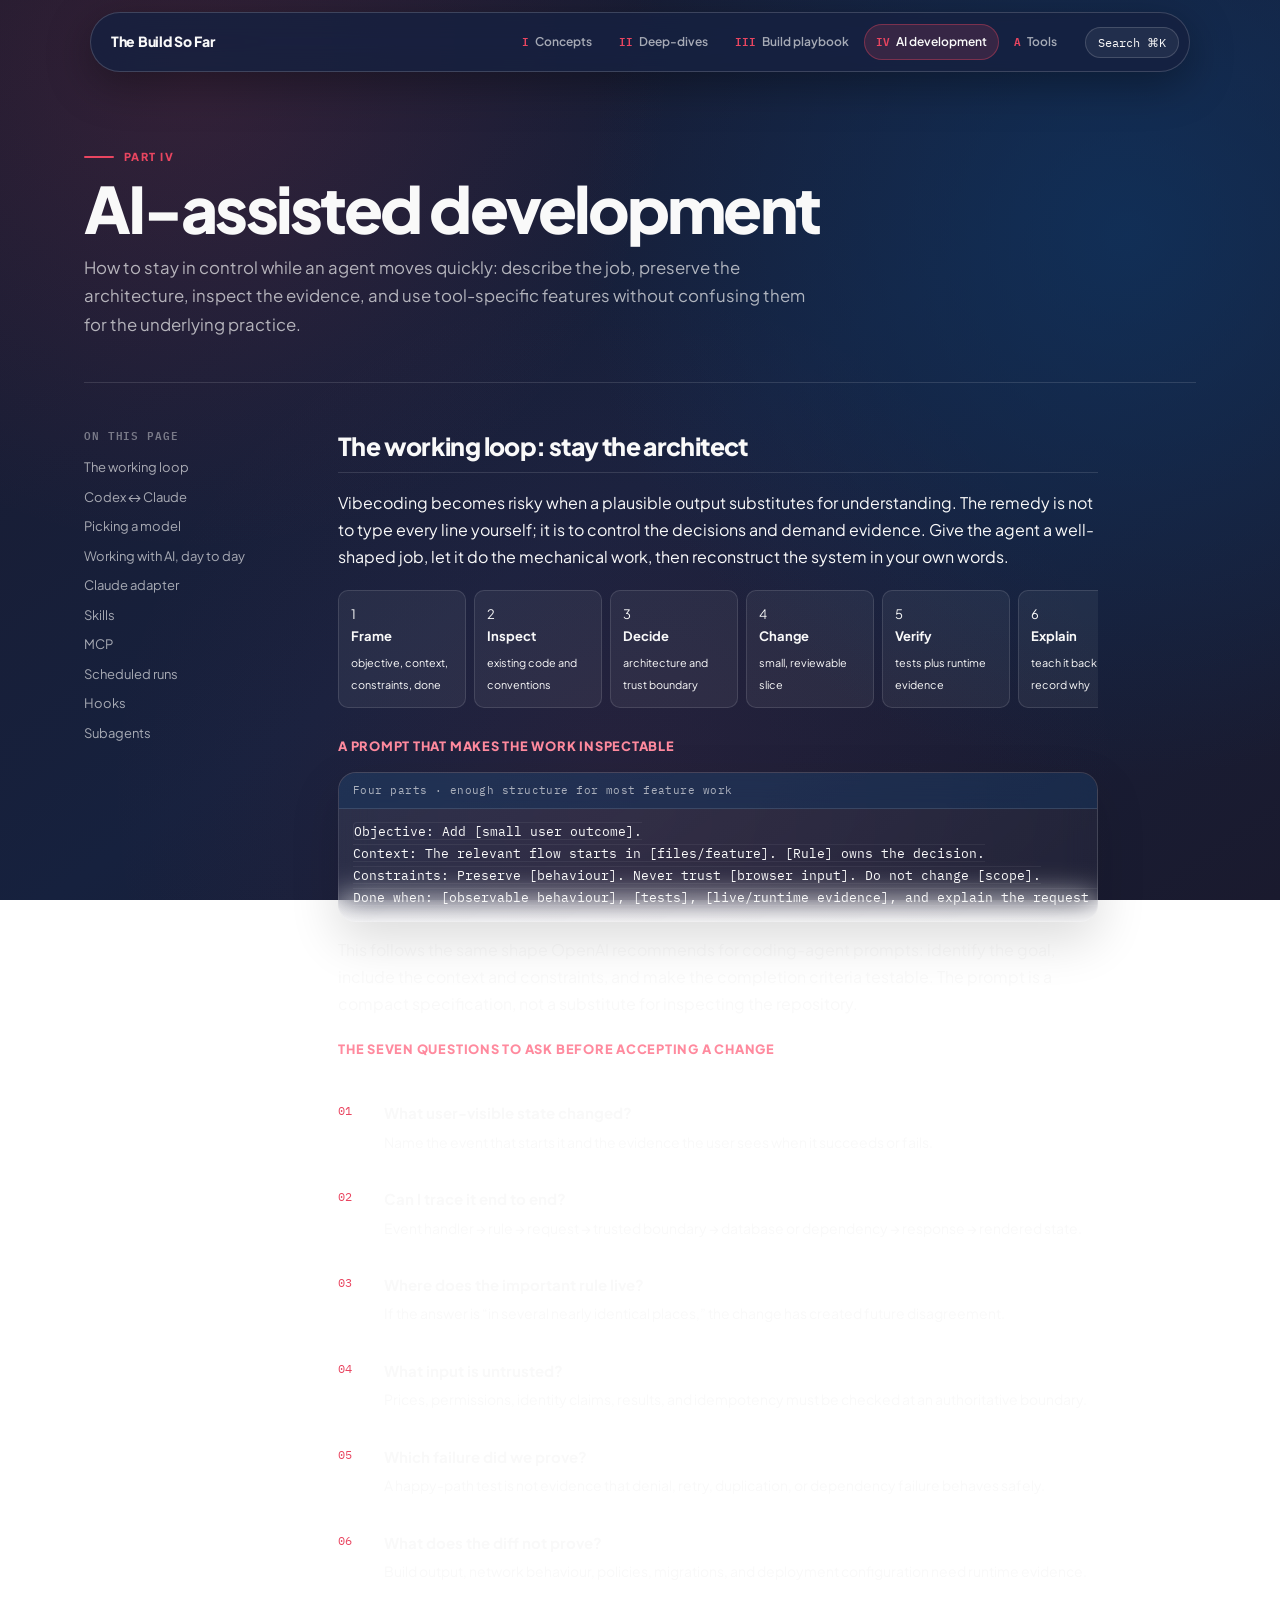
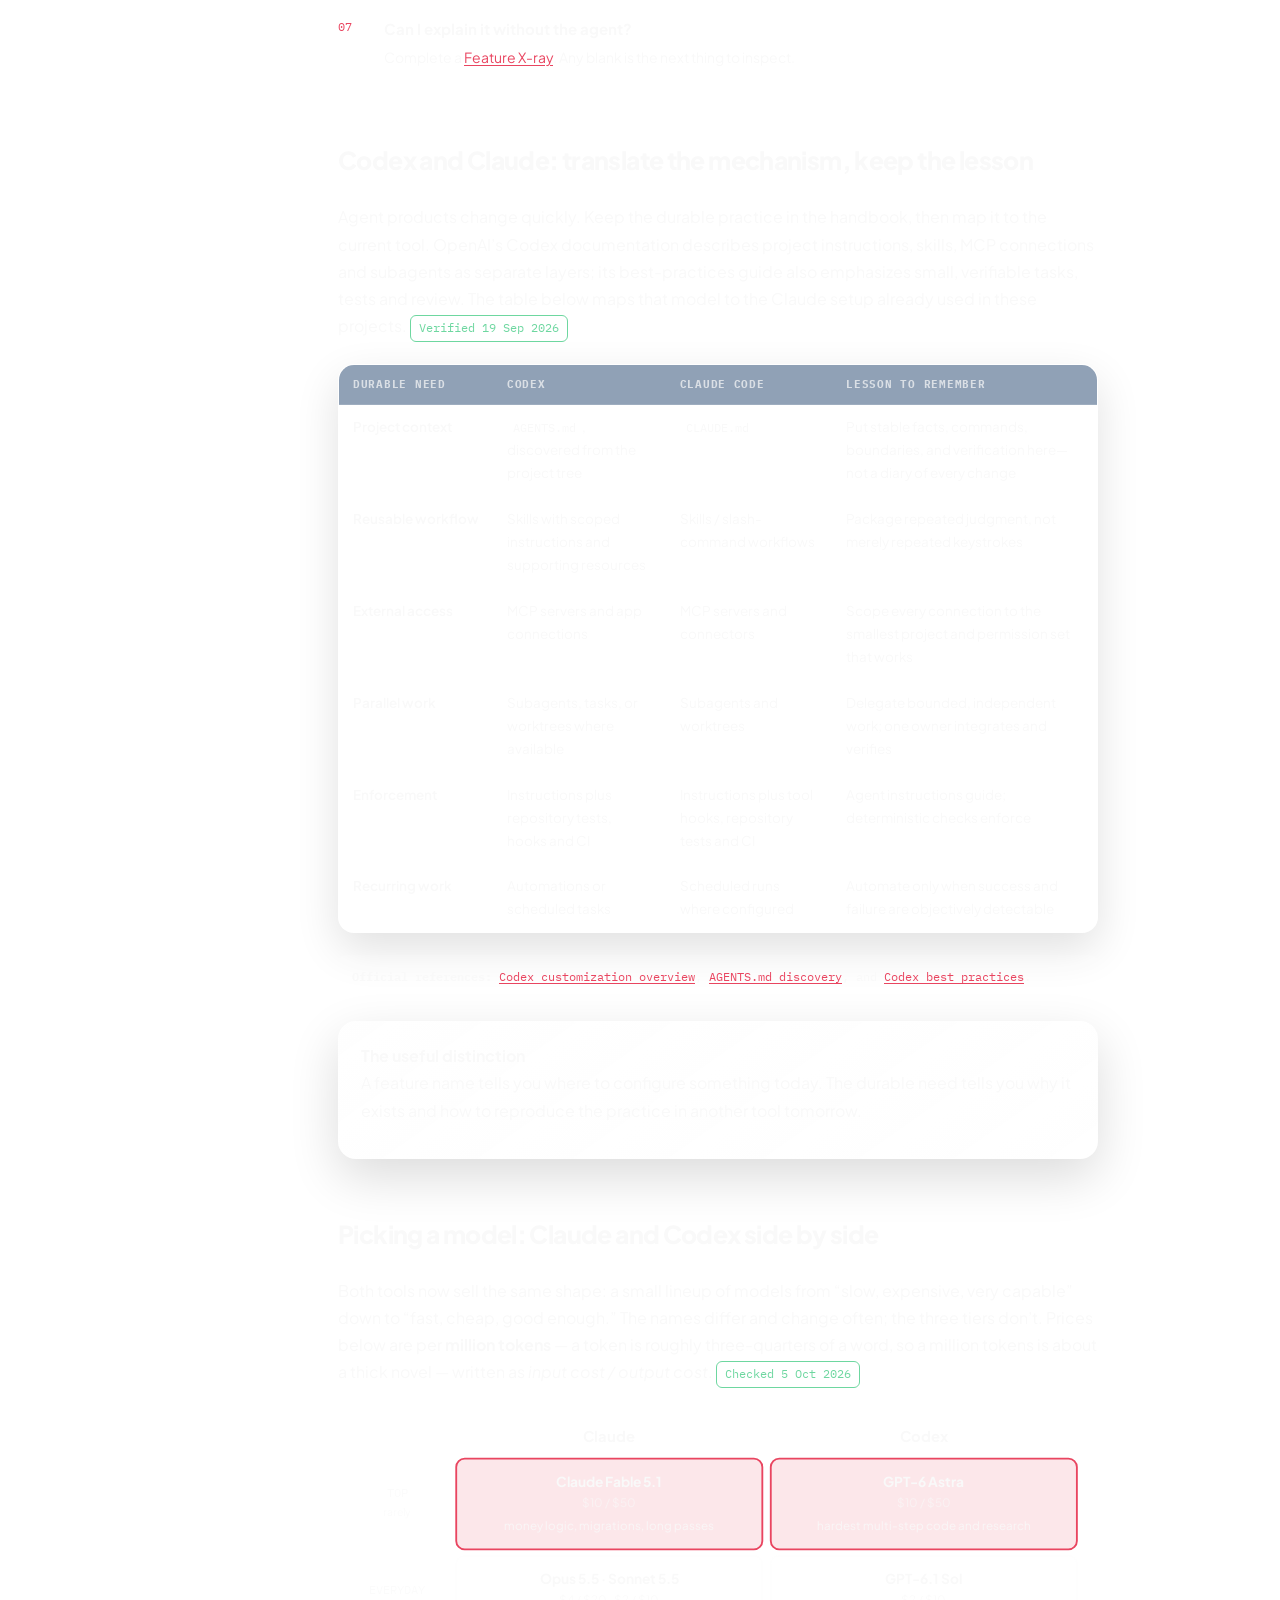
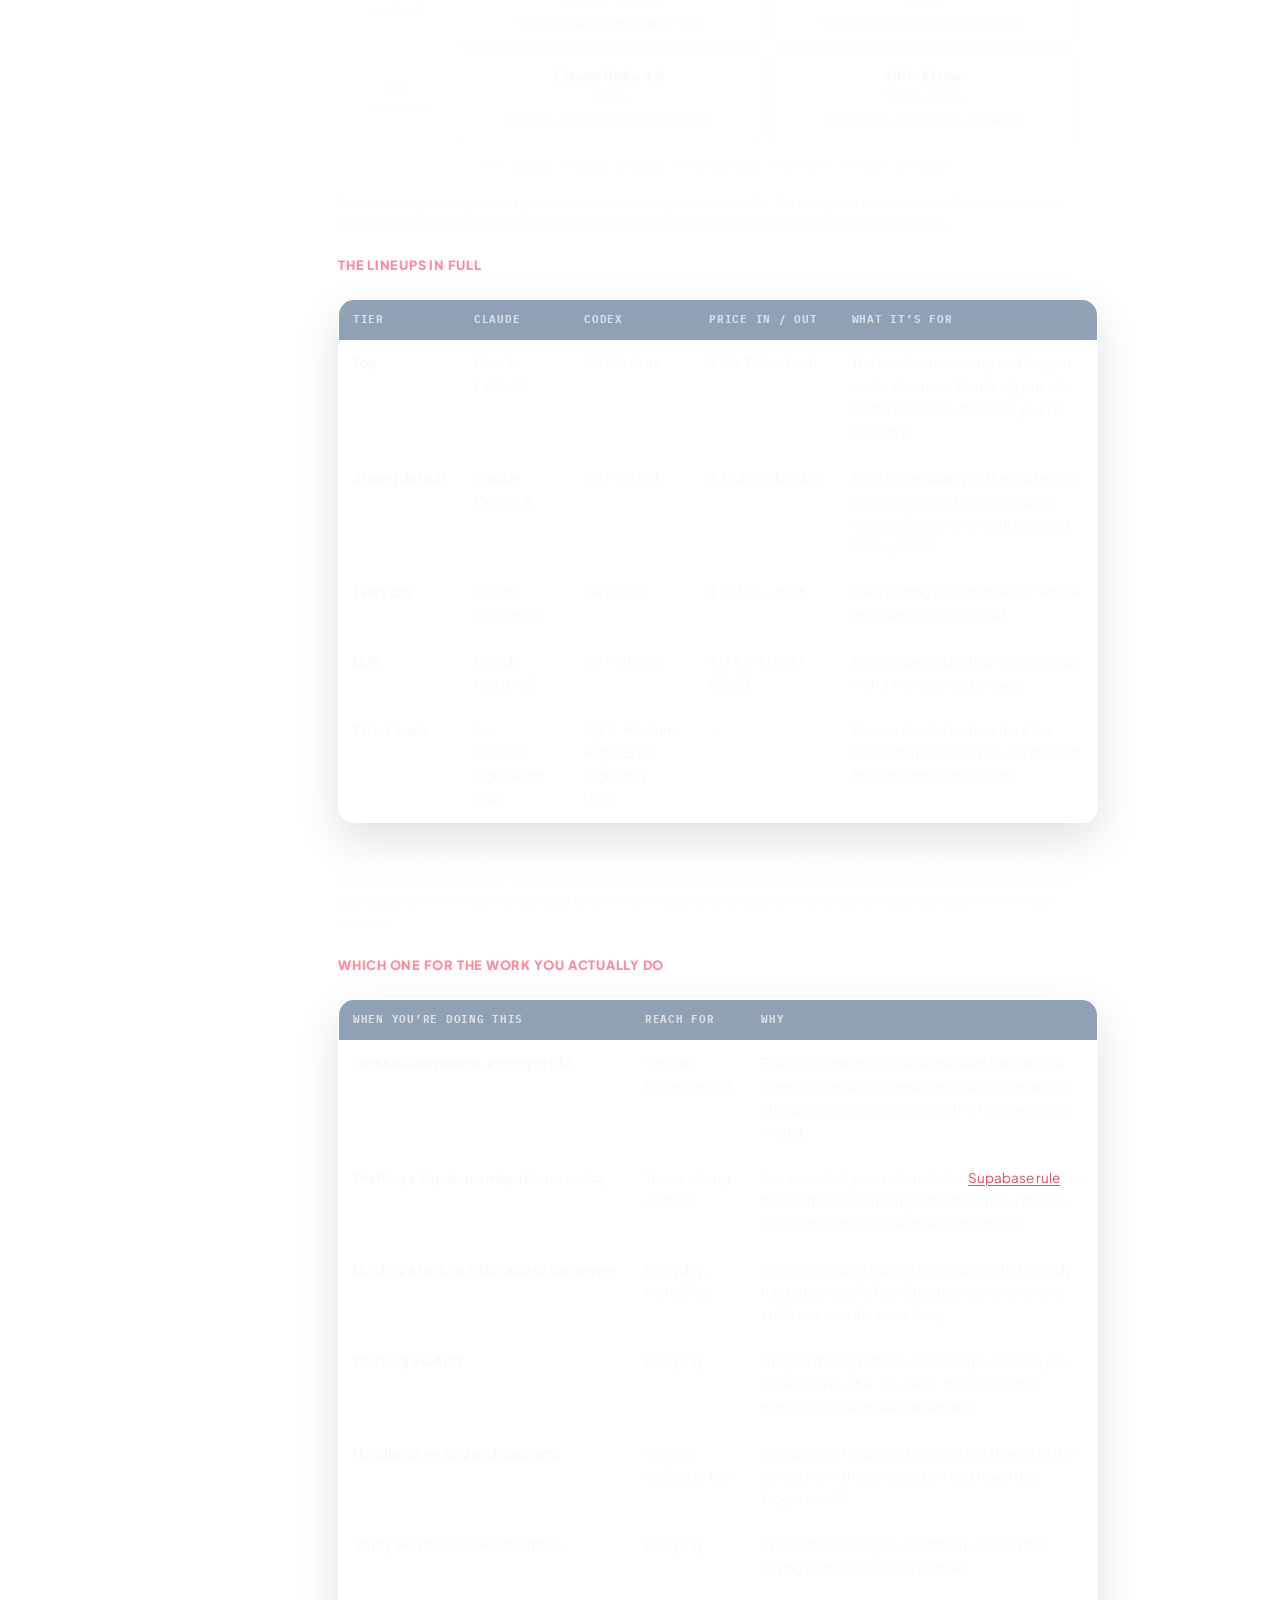
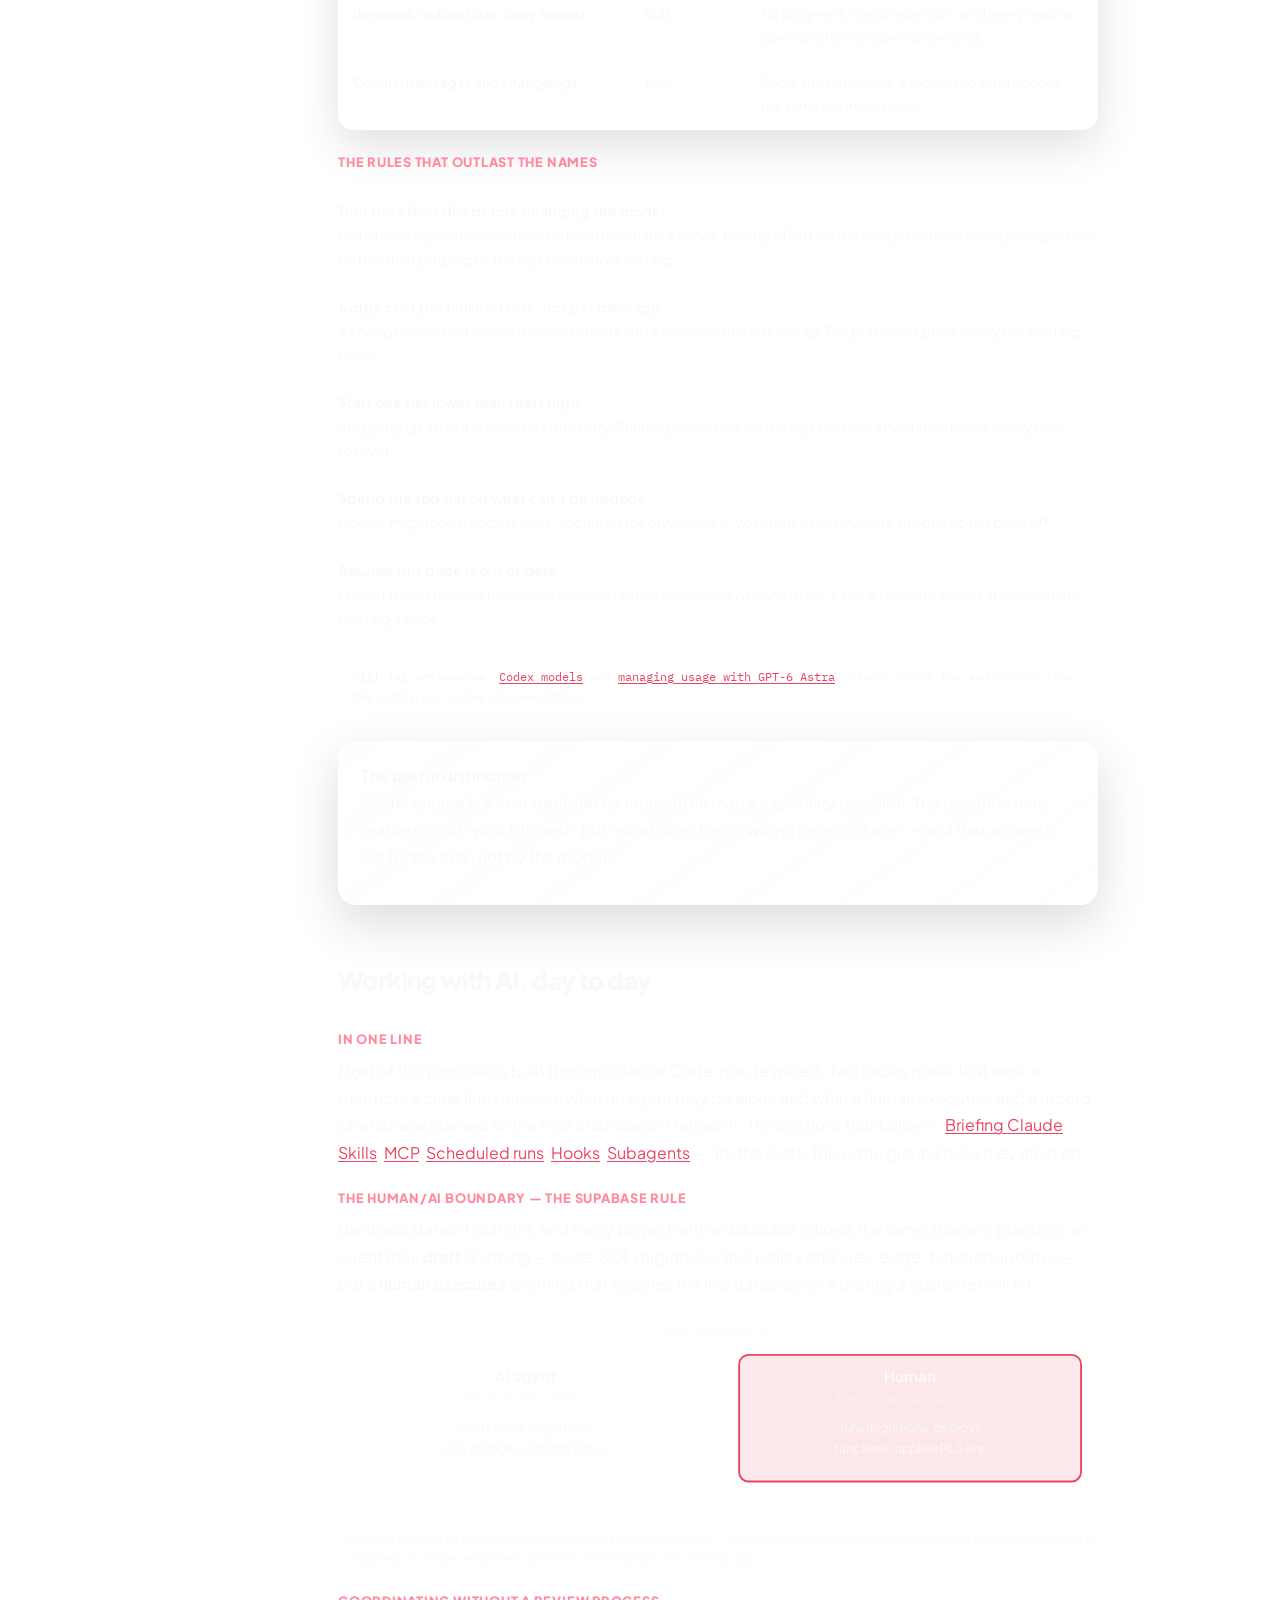
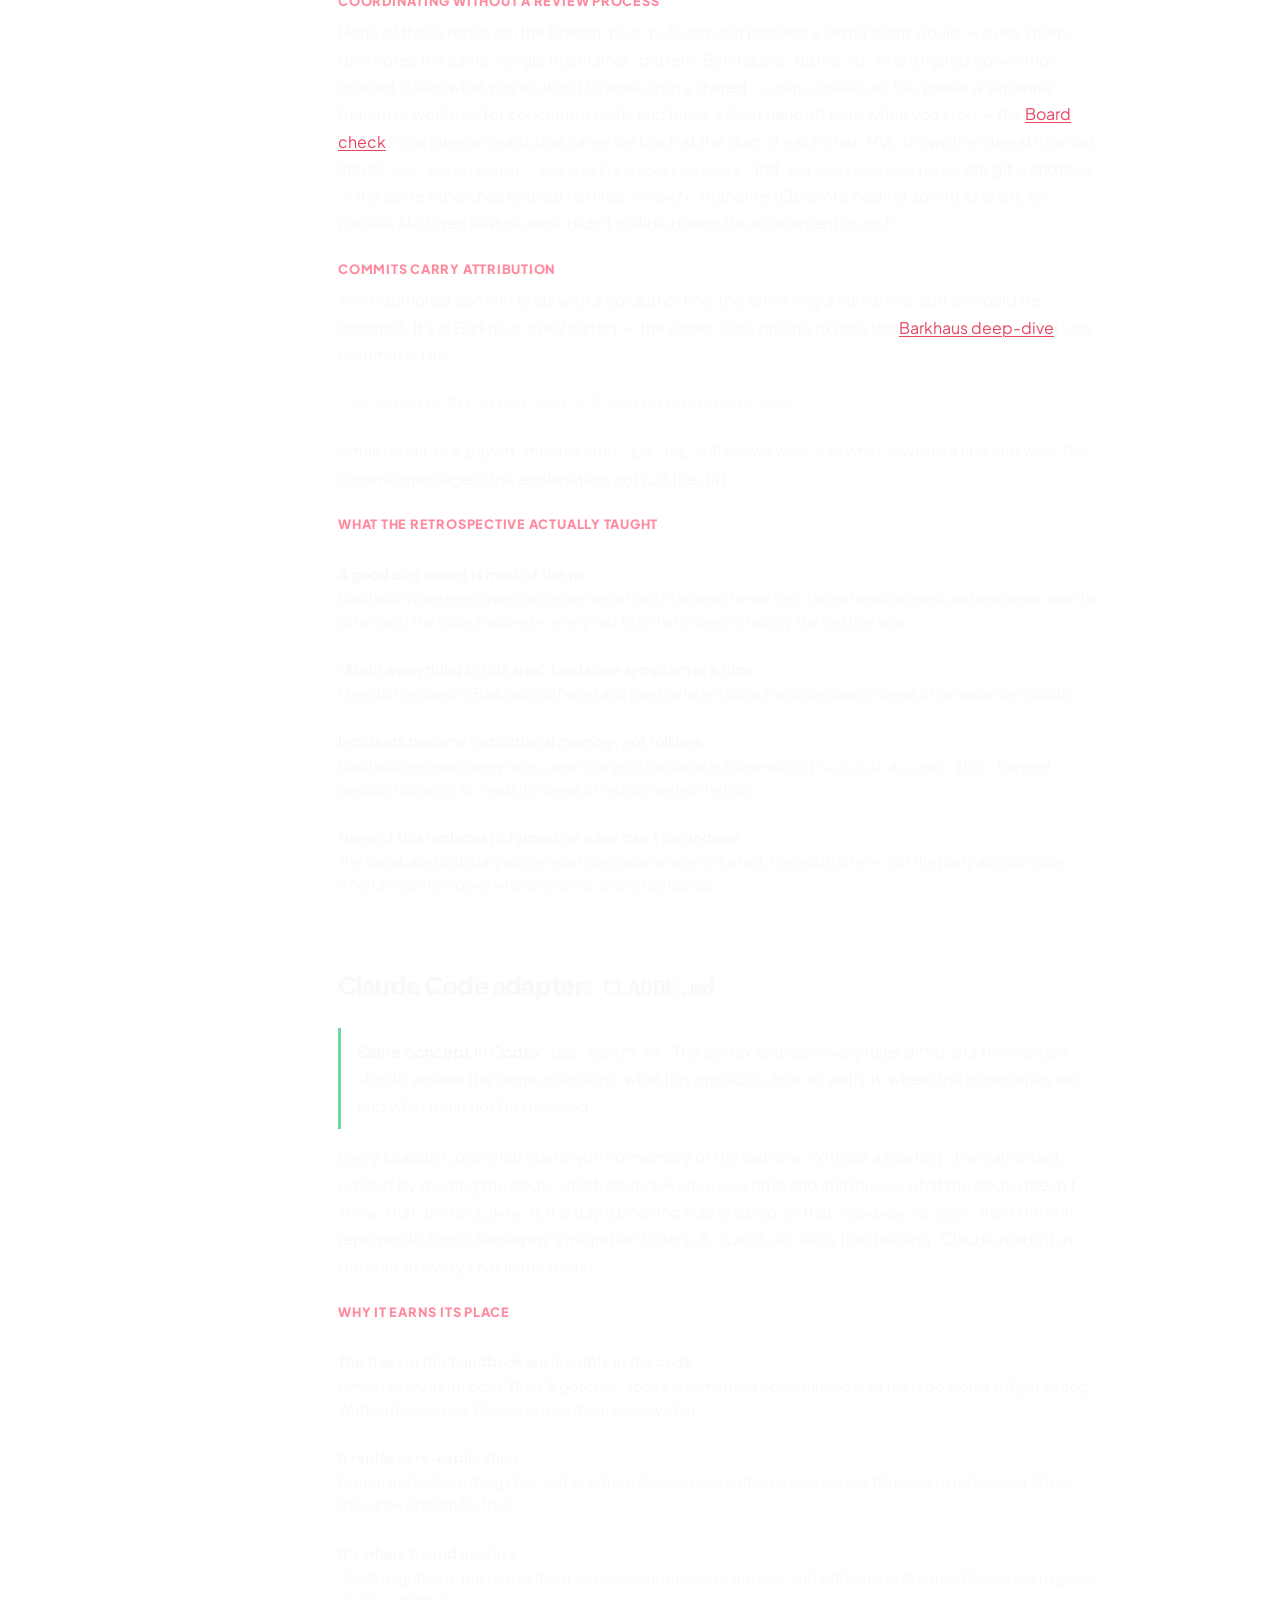
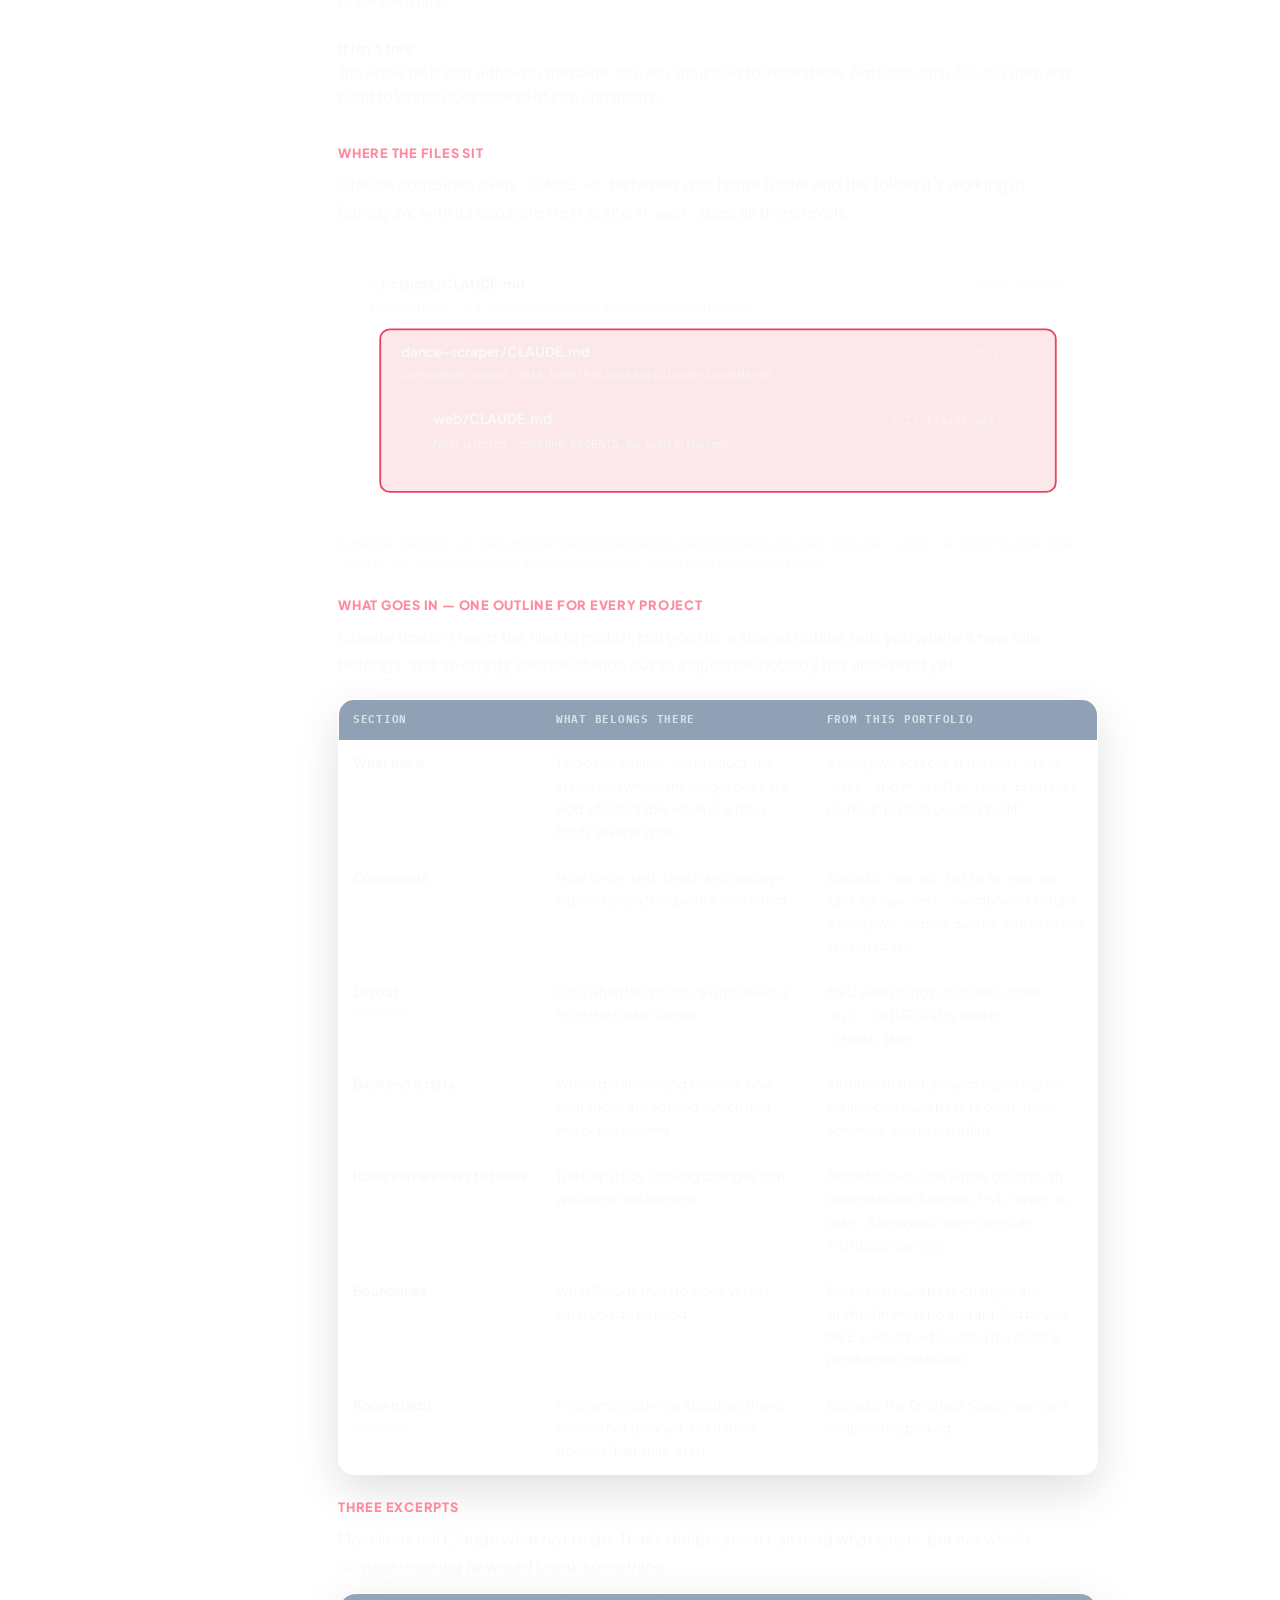
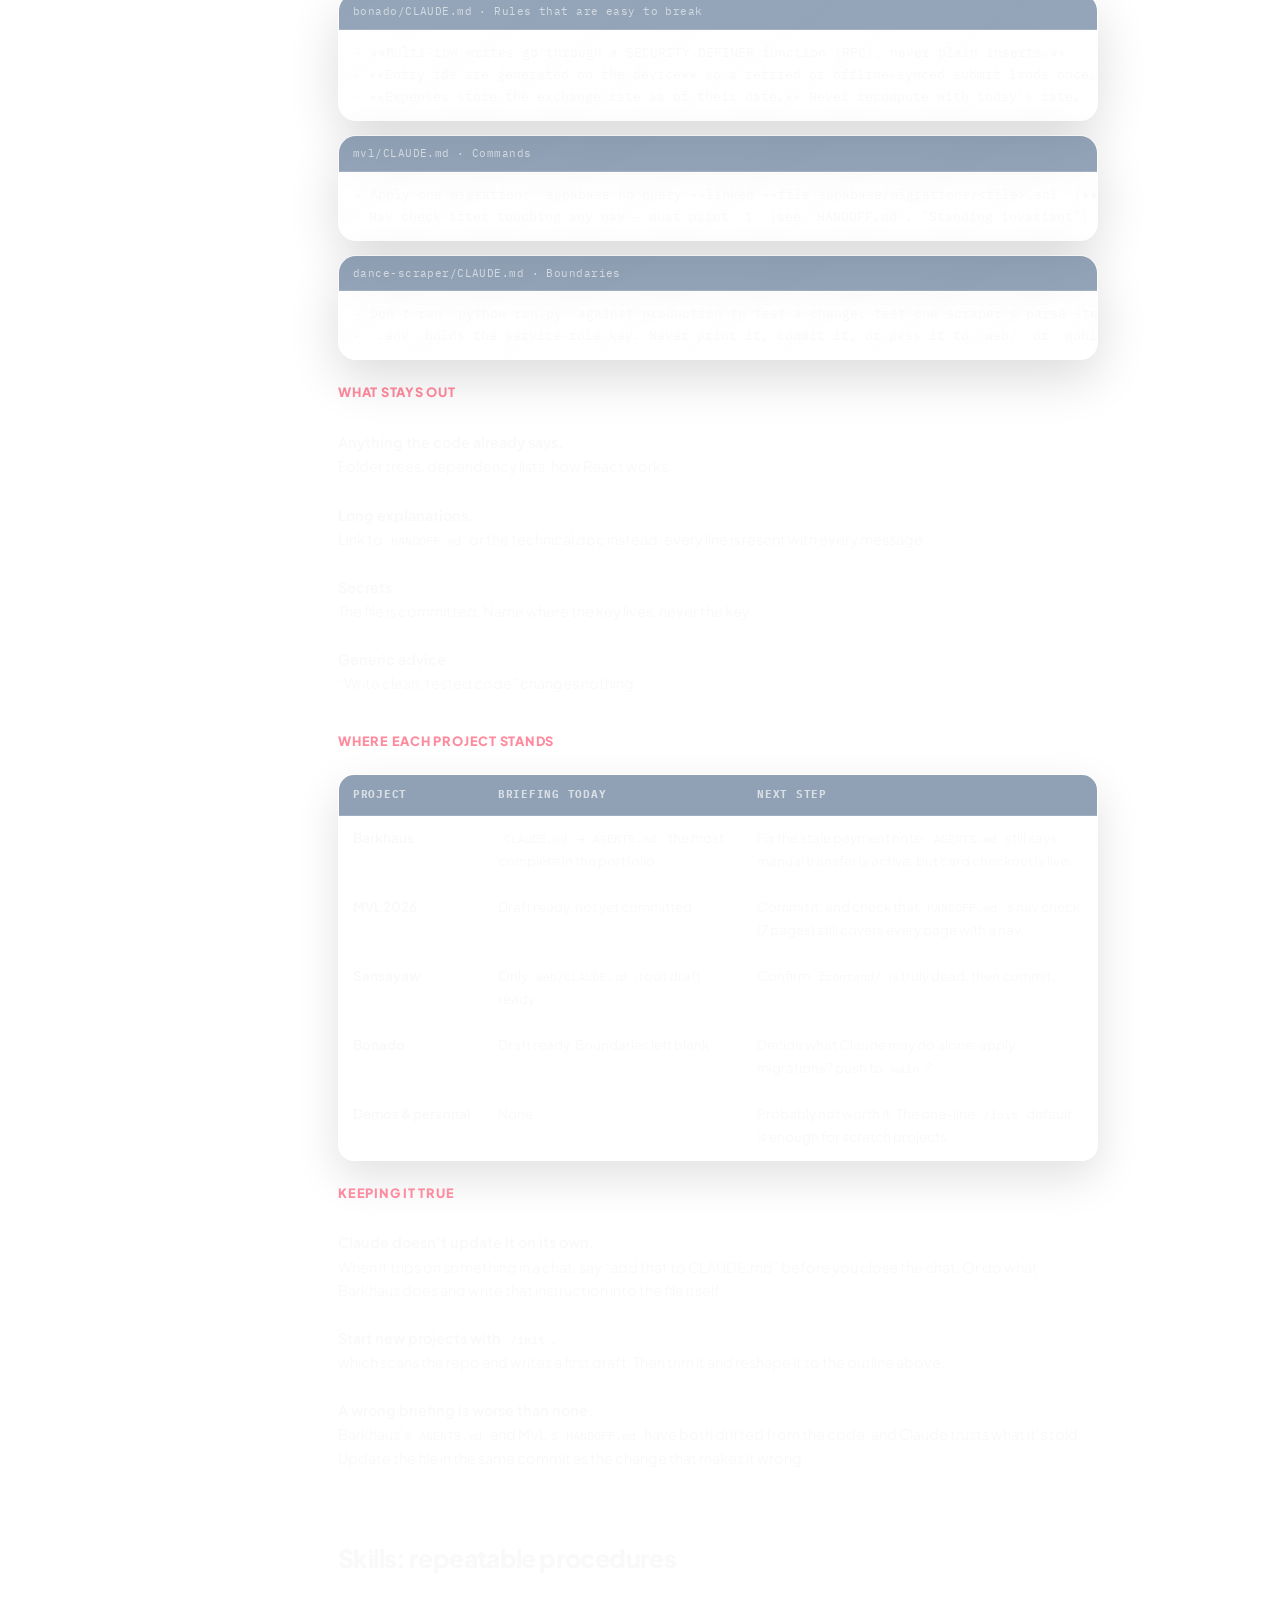
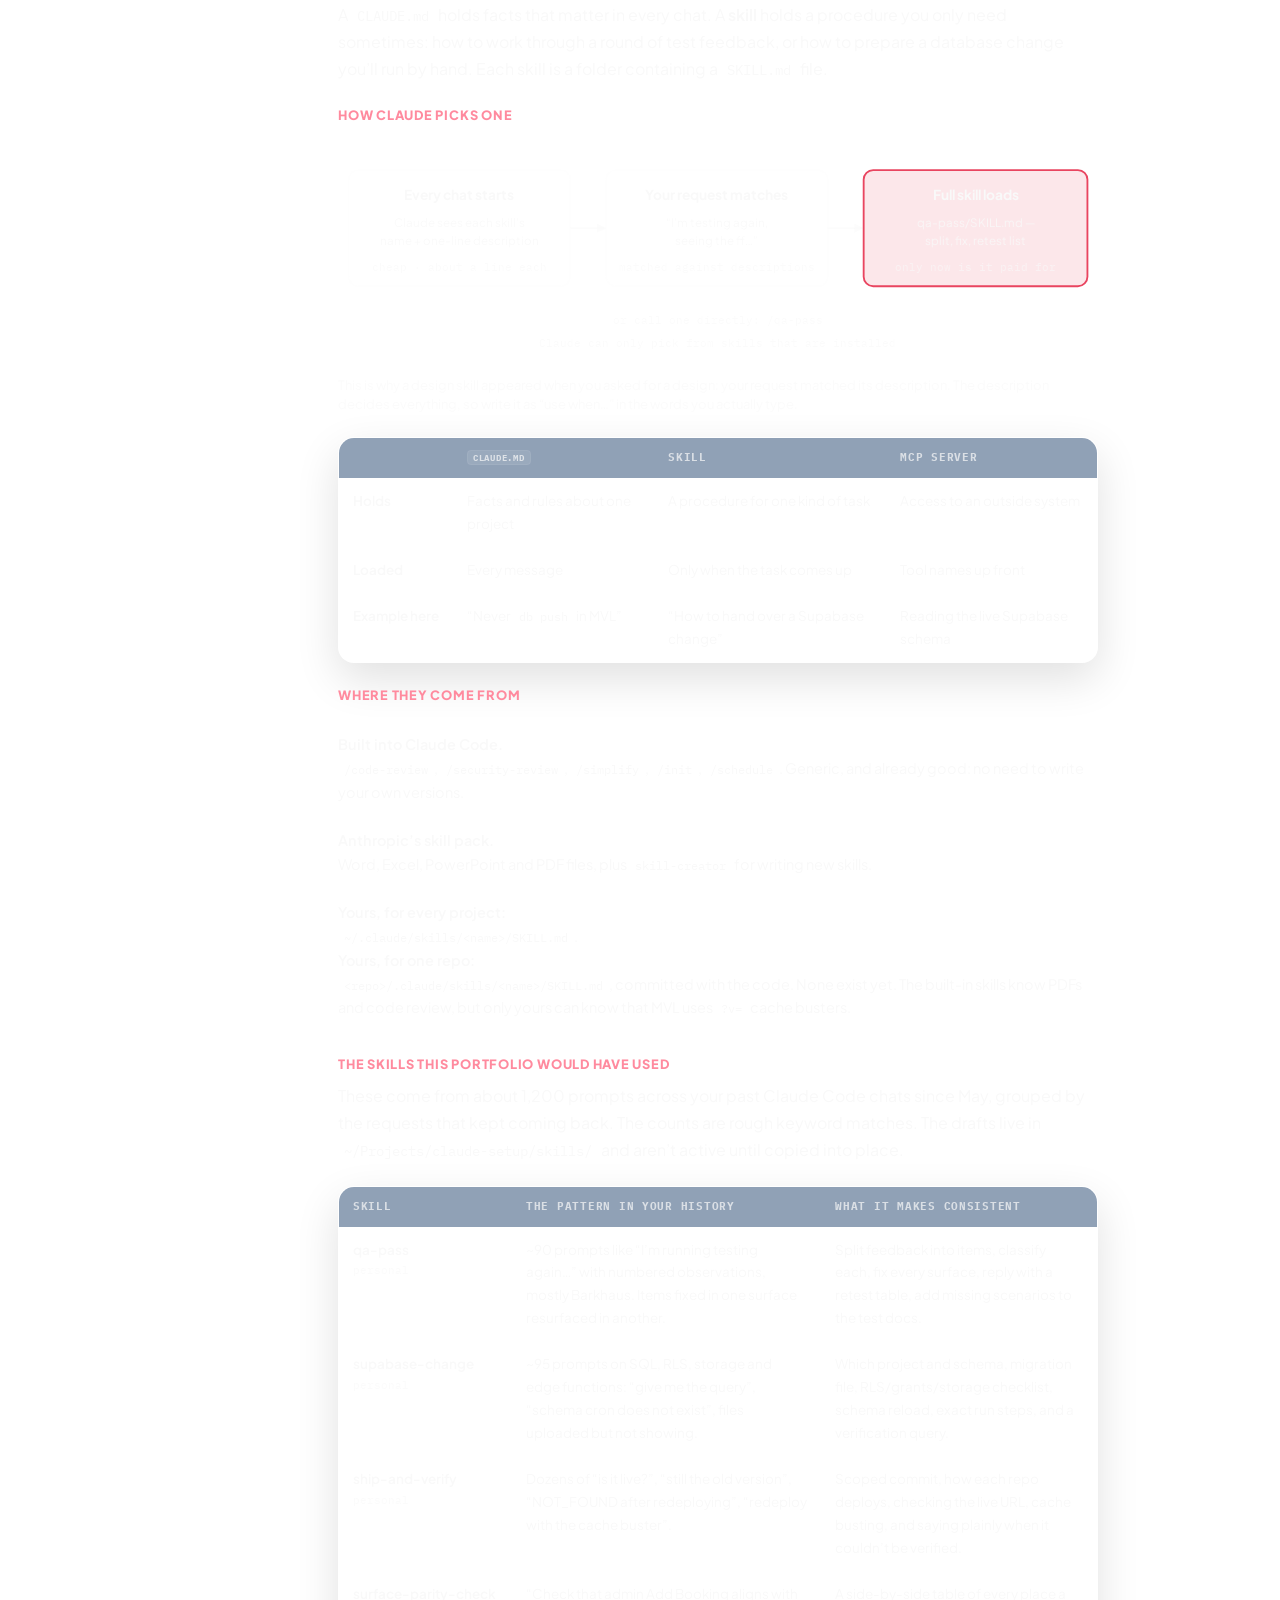
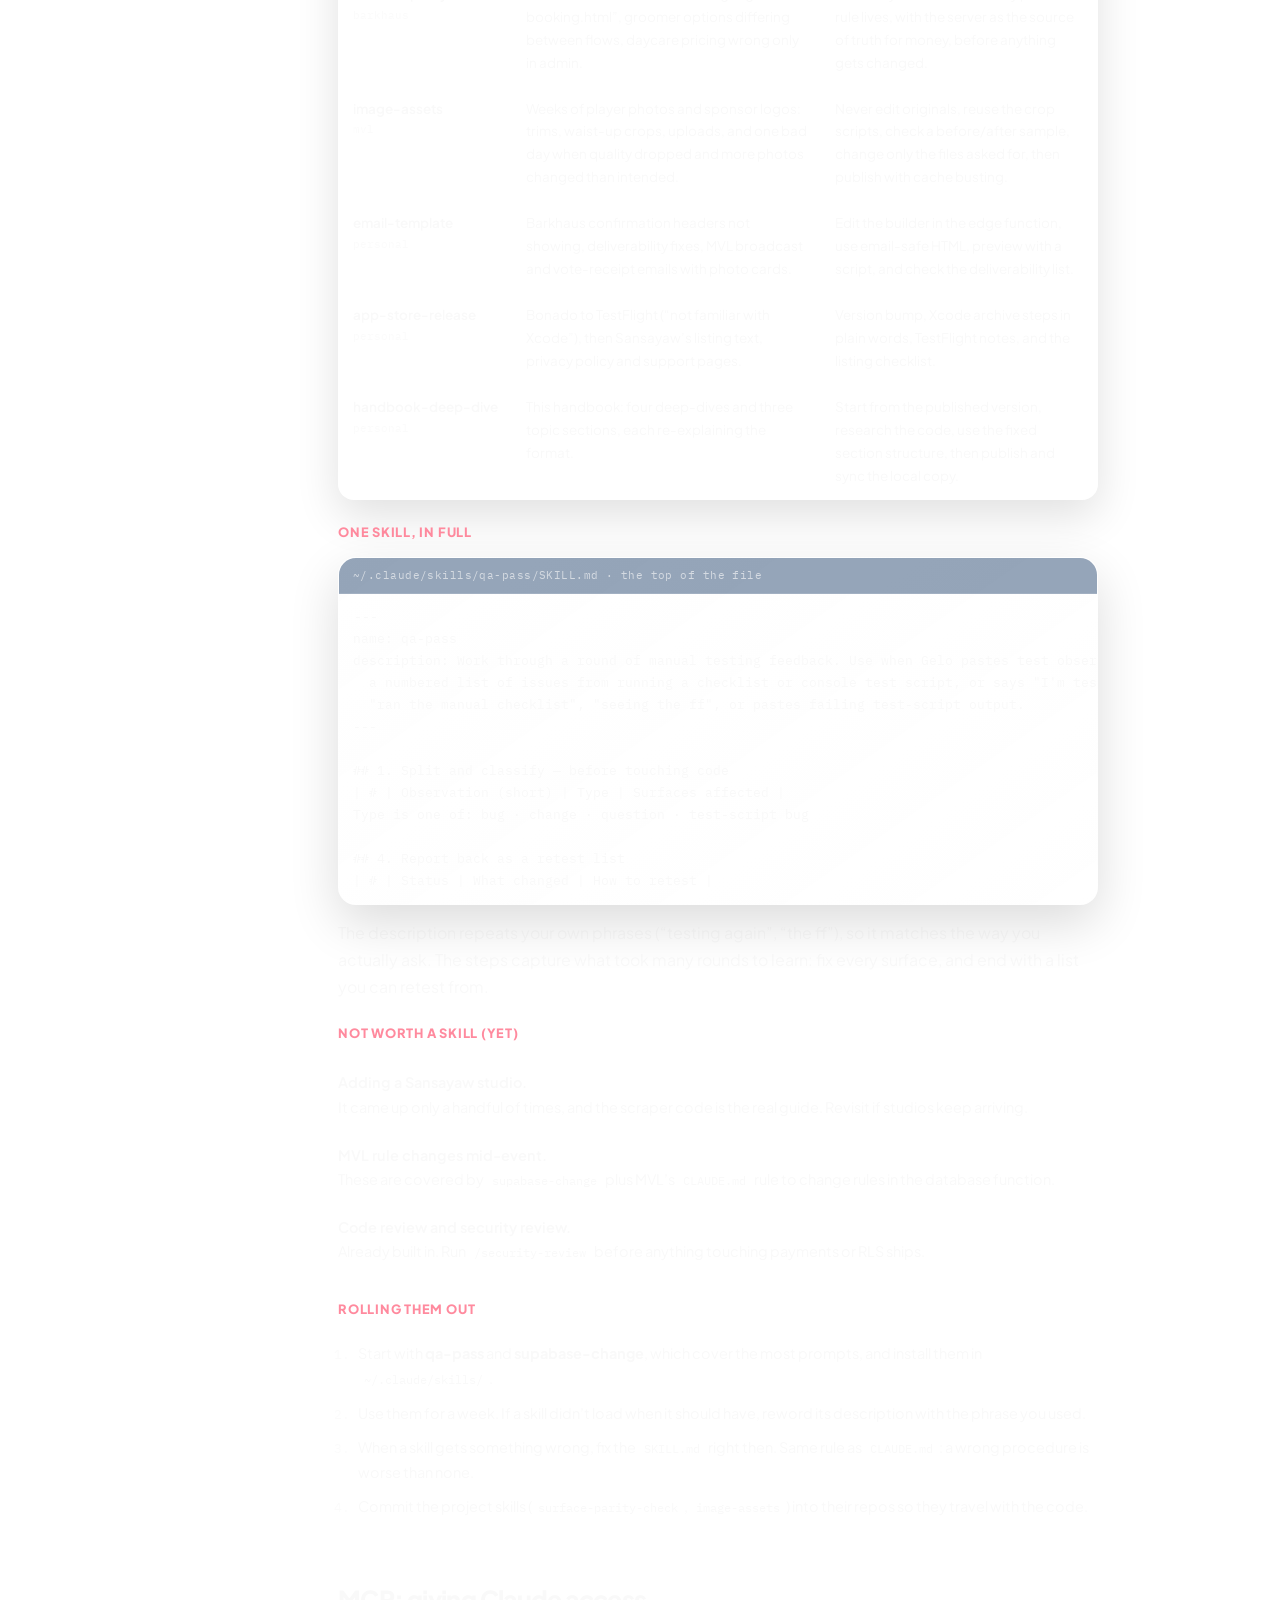
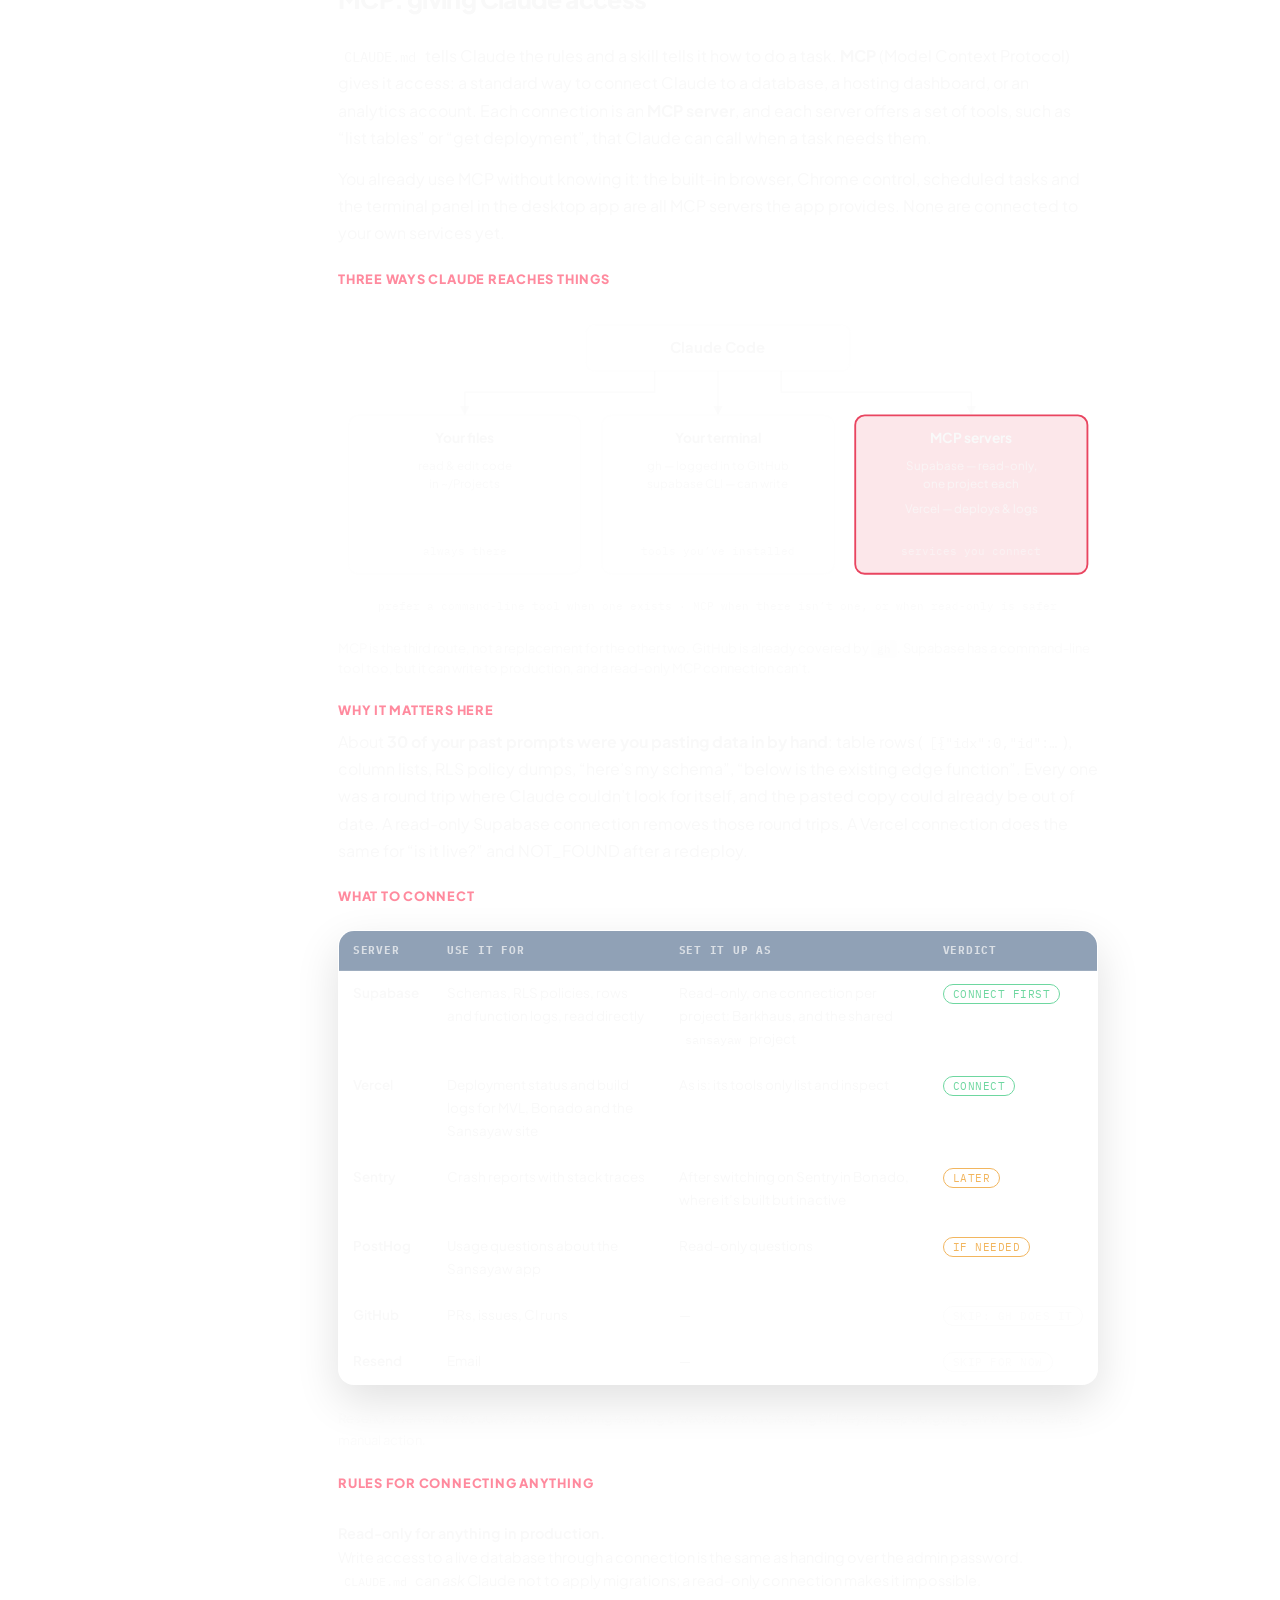
<file: the-build-so-far/ai.html>
<!doctype html>
<html lang="en">
<head>
<meta charset="utf-8">
<meta name="viewport" content="width=device-width,initial-scale=1,viewport-fit=cover">
<title>AI-assisted development &middot; The Build So Far</title>
<meta name="description" content="A durable way to work with coding agents: give them context and constraints, keep the human accountable, verify with evidence, and translate the ideas across Codex and Claude Code.">
<meta name="robots" content="noindex, nofollow">
<link rel="preconnect" href="https://fonts.googleapis.com">
<link rel="preconnect" href="https://fonts.gstatic.com" crossorigin>
<link rel="stylesheet" href="https://fonts.googleapis.com/css2?family=IBM+Plex+Mono:wght@400;500&amp;family=Plus+Jakarta+Sans:wght@400;500;600;700;800&amp;display=swap">
<link rel="stylesheet" href="handbook.css?v=24.0">
<script src="handbook.js?v=20.3" defer></script>
</head>
<body>
<a class="skip" href="#main">Skip to content</a>
<header class="topbar">
  <a class="brand" href="index.html">The Build So Far</a>
  <nav class="parts" aria-label="Parts of the handbook">
      <a href="concepts.html"><span class="num">I</span>Concepts</a>
      <a href="deep-dives.html"><span class="num">II</span>Deep-dives</a>
      <a href="together.html"><span class="num">III</span>Build playbook</a>
      <a href="ai.html" aria-current="page"><span class="num">IV</span>AI development</a>
      <a href="tools.html"><span class="num">A</span>Tools</a>
  </nav>
</header>

<div class="hb-wrap">
  <header class="part-head">
    <p class="part-eyebrow">Part IV</p>
    <h1 class="part-title">AI-assisted development</h1>
    <p class="part-sub">How to stay in control while an agent moves quickly: describe the job, preserve the architecture, inspect the evidence, and use tool-specific features without confusing them for the underlying practice.</p>
  </header>

  <div class="layout">
    <nav class="toc" aria-label="On this page">
      <p>On this page</p>
      <a href="#agent-loop">The working loop</a>
      <a href="#agent-adapters">Codex &harr; Claude</a>
      <a href="#model-choice">Picking a model</a>
      <a href="#ai-development">Working with AI, day to day</a>
      <a href="#claude-md">Claude adapter</a>
      <a href="#skills">Skills</a>
      <a href="#mcp">MCP</a>
      <a href="#scheduled">Scheduled runs</a>
      <a href="#hooks">Hooks</a>
      <a href="#subagents">Subagents</a>
    </nav>

    <main id="main" class="content prose">
      <section id="agent-loop">
        <h2>The working loop: stay the architect</h2>
        <p>Vibecoding becomes risky when a plausible output substitutes for understanding. The remedy is not to type every line yourself; it is to control the decisions and demand evidence. Give the agent a well-shaped job, let it do the mechanical work, then reconstruct the system in your own words.</p>

        <div class="flow-strip" aria-label="AI-assisted development loop">
          <div class="flow-step"><span>1</span><b>Frame</b><small>objective, context, constraints, done</small></div>
          <div class="flow-step"><span>2</span><b>Inspect</b><small>existing code and conventions</small></div>
          <div class="flow-step"><span>3</span><b>Decide</b><small>architecture and trust boundary</small></div>
          <div class="flow-step"><span>4</span><b>Change</b><small>small, reviewable slice</small></div>
          <div class="flow-step"><span>5</span><b>Verify</b><small>tests plus runtime evidence</small></div>
          <div class="flow-step"><span>6</span><b>Explain</b><small>teach it back and record why</small></div>
        </div>

        <h3>A prompt that makes the work inspectable</h3>
        <div class="snippet">
          <p class="snippet-label">Four parts &middot; enough structure for most feature work</p>
<pre><code>Objective: Add [small user outcome].
Context: The relevant flow starts in [files/feature]. [Rule] owns the decision.
Constraints: Preserve [behaviour]. Never trust [browser input]. Do not change [scope].
Done when: [observable behaviour], [tests], [live/runtime evidence], and explain the request path.</code></pre>
        </div>
        <p>This follows the same shape OpenAI recommends for coding-agent prompts: identify the goal, include the context and constraints, and make the completion criteria testable. The prompt is a compact specification, not a substitute for inspecting the repository.</p>

        <h3>The seven questions to ask before accepting a change</h3>
        <ol class="checklist">
          <li><b>What user-visible state changed?</b><p class="q">Name the event that starts it and the evidence the user sees when it succeeds or fails.</p></li>
          <li><b>Can I trace it end to end?</b><p class="q">Event handler &rarr; rule &rarr; request &rarr; trusted boundary &rarr; database or dependency &rarr; response &rarr; rendered state.</p></li>
          <li><b>Where does the important rule live?</b><p class="q">If the answer is &ldquo;in several nearly identical places,&rdquo; the change has created future disagreement.</p></li>
          <li><b>What input is untrusted?</b><p class="q">Prices, permissions, identity claims, results, and idempotency must be checked at an authoritative boundary.</p></li>
          <li><b>Which failure did we prove?</b><p class="q">A happy-path test is not evidence that denial, retry, duplication, or dependency failure behaves safely.</p></li>
          <li><b>What does the diff not prove?</b><p class="q">Build output, network behaviour, policies, migrations, and deployment configuration need runtime evidence.</p></li>
          <li><b>Can I explain it without the agent?</b><p class="q">Complete a <a href="templates/feature-xray.md">Feature X-ray</a>. Any blank is the next thing to inspect.</p></li>
        </ol>
      </section>

      <section id="agent-adapters">
        <h2>Codex and Claude: translate the mechanism, keep the lesson</h2>
        <p>Agent products change quickly. Keep the durable practice in the handbook, then map it to the current tool. OpenAI&rsquo;s Codex documentation describes project instructions, skills, MCP connections and subagents as separate layers; its best-practices guide also emphasizes small, verifiable tasks, tests and review. The table below maps that model to the Claude setup already used in these projects. <span class="status-note">Verified 19 Sep 2026</span></p>

        <div class="table-scroll">
          <table>
            <thead><tr><th>Durable need</th><th>Codex</th><th>Claude Code</th><th>Lesson to remember</th></tr></thead>
            <tbody>
              <tr><td class="grp">Project context</td><td><code>AGENTS.md</code>, discovered from the project tree</td><td><code>CLAUDE.md</code></td><td>Put stable facts, commands, boundaries, and verification here&mdash;not a diary of every change</td></tr>
              <tr><td class="grp">Reusable workflow</td><td>Skills with scoped instructions and supporting resources</td><td>Skills / slash-command workflows</td><td>Package repeated judgment, not merely repeated keystrokes</td></tr>
              <tr><td class="grp">External access</td><td>MCP servers and app connections</td><td>MCP servers and connectors</td><td>Scope every connection to the smallest project and permission set that works</td></tr>
              <tr><td class="grp">Parallel work</td><td>Subagents, tasks, or worktrees where available</td><td>Subagents and worktrees</td><td>Delegate bounded, independent work; one owner integrates and verifies</td></tr>
              <tr><td class="grp">Enforcement</td><td>Instructions plus repository tests, hooks and CI</td><td>Instructions plus tool hooks, repository tests and CI</td><td>Agent instructions guide; deterministic checks enforce</td></tr>
              <tr><td class="grp">Recurring work</td><td>Automations or scheduled tasks</td><td>Scheduled runs where configured</td><td>Automate only when success and failure are objectively detectable</td></tr>
            </tbody>
          </table>
        </div>
        <p class="source-trail"><strong>Official references:</strong> <a href="https://developers.openai.com/es-419/docs/customization/overview">Codex customization overview</a>, <a href="https://developers.openai.com/es-419/docs/agent-configuration/agents-md">AGENTS.md discovery</a>, and <a href="https://developers.openai.com/es-419/guides/best-practices">Codex best practices</a>.</p>
        <div class="learning-outcome"><strong>The useful distinction</strong><p>A feature name tells you where to configure something today. The durable need tells you why it exists and how to reproduce the practice in another tool tomorrow.</p></div>
      </section>

      <section id="model-choice">
        <h2>Picking a model: Claude and Codex side by side</h2>
        <p>Both tools now sell the same shape: a small lineup of models from &ldquo;slow, expensive, very capable&rdquo; down to &ldquo;fast, cheap, good enough.&rdquo; The names differ and change often; the three tiers don&rsquo;t. Prices below are per <strong>million tokens</strong> &mdash; a token is roughly three-quarters of a word, so a million tokens is about a thick novel &mdash; written as <em>input cost / output cost</em>. <span class="status-note">Checked 5 Oct 2026</span></p>

        <figure class="diagram">
          <svg viewBox="0 0 720 355" role="img" aria-label="A three-by-two grid comparing Claude and Codex models. Top tier, used rarely for the hardest work: Claude Fable 5.1 at ten dollars in and fifty out per million tokens, and GPT-6 Astra at the same price. Everyday tier, used for most work: Claude Opus 5.5 at four and twenty or Sonnet 5.5 at two and ten, and GPT-6.1 Sol at two and ten. Bulk tier, for repetitive high-volume work: Claude Haiku 4.5 at one and five, and GPT-6 Luna at ten cents and fifty cents. A note says the effort setting usually matters more than which model you pick.">
            <text class="t t--title" x="257" y="30" text-anchor="middle" font-size="14">Claude</text>
            <text class="t t--title" x="555" y="30" text-anchor="middle" font-size="14">Codex</text>

            <text class="lbl" x="56" y="82" text-anchor="middle" font-size="11">TOP</text>
            <text class="t" x="56" y="100" text-anchor="middle" font-size="10" opacity="0.6">rarely</text>
            <rect class="box box--key" x="112" y="46" width="290" height="86" rx="8"></rect>
            <text class="t t--title" x="257" y="73" text-anchor="middle" font-size="13">Claude Fable 5.1</text>
            <text class="t" x="257" y="92" text-anchor="middle" font-size="11" opacity="0.62">$10 / $50</text>
            <text class="t" x="257" y="114" text-anchor="middle" font-size="11" opacity="0.85">money logic, migrations, long passes</text>
            <rect class="box box--key" x="410" y="46" width="290" height="86" rx="8"></rect>
            <text class="t t--title" x="555" y="73" text-anchor="middle" font-size="13">GPT-6 Astra</text>
            <text class="t" x="555" y="92" text-anchor="middle" font-size="11" opacity="0.62">$10 / $50</text>
            <text class="t" x="555" y="114" text-anchor="middle" font-size="11" opacity="0.85">hardest multi-step code and research</text>

            <text class="lbl" x="56" y="174" text-anchor="middle" font-size="11">EVERYDAY</text>
            <text class="t" x="56" y="192" text-anchor="middle" font-size="10" opacity="0.6">most work</text>
            <rect class="box" x="112" y="138" width="290" height="86" rx="8"></rect>
            <text class="t t--title" x="257" y="165" text-anchor="middle" font-size="13">Opus 5.5 &middot; Sonnet 5.5</text>
            <text class="t" x="257" y="184" text-anchor="middle" font-size="11" opacity="0.62">$4 / $20 &middot; $2 / $10</text>
            <text class="t" x="257" y="206" text-anchor="middle" font-size="11" opacity="0.85">features, QA triage, scraper fixes</text>
            <rect class="box" x="410" y="138" width="290" height="86" rx="8"></rect>
            <text class="t t--title" x="555" y="165" text-anchor="middle" font-size="13">GPT-6.1 Sol</text>
            <text class="t" x="555" y="184" text-anchor="middle" font-size="11" opacity="0.62">$2 / $10</text>
            <text class="t" x="555" y="206" text-anchor="middle" font-size="11" opacity="0.85">near-Astra quality, a fifth of the cost</text>

            <text class="lbl" x="56" y="266" text-anchor="middle" font-size="11">BULK</text>
            <text class="t" x="56" y="284" text-anchor="middle" font-size="10" opacity="0.6">high volume</text>
            <rect class="box" x="112" y="230" width="290" height="86" rx="8"></rect>
            <text class="t t--title" x="257" y="257" text-anchor="middle" font-size="13">Claude Haiku 4.5</text>
            <text class="t" x="257" y="276" text-anchor="middle" font-size="11" opacity="0.62">$1 / $5</text>
            <text class="t" x="257" y="298" text-anchor="middle" font-size="11" opacity="0.85">renames, summaries, repetitive edits</text>
            <rect class="box" x="410" y="230" width="290" height="86" rx="8"></rect>
            <text class="t t--title" x="555" y="257" text-anchor="middle" font-size="13">GPT-6 Luna</text>
            <text class="t" x="555" y="276" text-anchor="middle" font-size="11" opacity="0.62">$0.10 / $0.50</text>
            <text class="t" x="555" y="298" text-anchor="middle" font-size="11" opacity="0.85">summarise, extract, focused edits</text>

            <text class="lbl" x="360" y="340" text-anchor="middle" font-size="10.5">the effort setting usually moves quality more than the row you pick</text>
          </svg>
          <figcaption>The two lineups line up almost price-for-price at the top and the middle. The real gap is at the bottom: Codex&rsquo;s cheapest model is about a tenth the price of Claude&rsquo;s cheapest, which matters only if you run very high volumes.</figcaption>
        </figure>

        <h3>The lineups in full</h3>
        <div class="table-scroll">
          <table>
            <thead><tr><th>Tier</th><th>Claude</th><th>Codex</th><th>Price in / out</th><th>What it&rsquo;s for</th></tr></thead>
            <tbody>
              <tr><td class="grp">Top</td><td>Claude Fable 5.1</td><td>GPT-6 Astra</td><td>$10 / $50 &mdash; both</td><td>The hardest reasoning and longest multi-step runs. Identically priced, so the choice is which tool you&rsquo;re already in.</td></tr>
              <tr><td class="grp">Strong default</td><td>Claude Opus 5.5</td><td>GPT-6.1 Sol</td><td>$4 / $20 &middot; $2 / $10</td><td>Most of the quality of the top tier for a fraction of the price. Claude&rsquo;s default; Codex&rsquo;s newest, released 29 Sep 2026.</td></tr>
              <tr><td class="grp">Everyday</td><td>Claude Sonnet 5.5</td><td>GPT-6 Sol</td><td>$2 / $10 &mdash; both</td><td>Daily coding and agent work. Where most sessions should sit.</td></tr>
              <tr><td class="grp">Bulk</td><td>Claude Haiku 4.5</td><td>GPT-6 Luna</td><td>$1 / $5 &middot; $0.10 / $0.50</td><td>Clear, repeatable, high-volume jobs with a well-defined answer.</td></tr>
              <tr><td class="grp">Effort levels</td><td>low &middot; medium &middot; high &middot; xhigh &middot; max</td><td>Light &middot; Medium &middot; High &middot; Extra High &middot; Max &middot; Ultra</td><td>&mdash;</td><td>A separate dial for how hard the model thinks. Codex&rsquo;s Luna stops at Max; the others go to Ultra.</td></tr>
            </tbody>
          </table>
        </div>
        <p style="font-size:13px;color:var(--muted)">These are the published per-token rates. Inside a Claude Code or Codex subscription you don&rsquo;t pay them directly &mdash; you spend against usage limits &mdash; but the ratios still decide how fast you burn through a window. OpenAI puts it concretely: Sol uses about a fifth of Astra&rsquo;s credits per token, which it estimates at roughly three times as many messages in a five-hour window.</p>

        <h3>Which one for the work you actually do</h3>
        <div class="table-scroll">
          <table>
            <thead><tr><th>When you&rsquo;re doing this</th><th>Reach for</th><th>Why</th></tr></thead>
            <tbody>
              <tr><td class="grp">Barkhaus payments, pricing or RLS</td><td>Top tier, highest effort</td><td>Real customer money, and mistakes here are the ones this handbook keeps recording. One wrong charge costs more than a month of the expensive model.</td></tr>
              <tr><td class="grp">Drafting a Supabase migration or policy</td><td>Top or strong default</td><td>You execute it yourself under the <a href="#ai-development">Supabase rule</a>, so the draft needs to be right the first time &mdash; there&rsquo;s no cheap undo on a live shared database.</td></tr>
              <tr><td class="grp">Building a feature in Bonado or Sansayaw</td><td>Everyday, high effort</td><td>Ordinary coding against a codebase that already has patterns to follow. Step up a tier only when it stalls twice on the same thing.</td></tr>
              <tr><td class="grp">Working a QA list</td><td>Everyday</td><td>Triage is mostly pattern-matching over code you already have. The <code>/qa-pass</code> skill carries the method, so the model carries less.</td></tr>
              <tr><td class="grp">Handbook writing and diagrams</td><td>Strong default or top</td><td>Long pages, held structure, and SVG layout at the same time &mdash; the combination that rewards a bigger model.</td></tr>
              <tr><td class="grp">Study sessions and explanations</td><td>Everyday</td><td>Explanation quality levels off early. Spend the saving on more sessions instead.</td></tr>
              <tr><td class="grp">Renames, redirect lists, copy tweaks</td><td>Bulk</td><td>No judgment, lots of repetition, and every result is obviously right or obviously wrong.</td></tr>
              <tr><td class="grp">Commit messages and changelogs</td><td>Bulk</td><td>Short and templated. A bigger model produces the same line more slowly.</td></tr>
            </tbody>
          </table>
        </div>

        <h3>The rules that outlast the names</h3>
        <ul class="findings">
          <li><b>Turn the effort dial before changing the model.</b> Both tools separate <em>which model</em> from <em>how hard it thinks</em>. Raising effort on the everyday tier is usually cheaper and better than jumping to the top tier at a low setting.</li>
          <li><b>Judge cost per finished task, not per message.</b> A cheap model that needs three attempts and a correction is not cheap. The published price is only the starting figure.</li>
          <li><b>Start one tier lower than feels right.</b> Stepping up after it stalls costs one retry. Running every task on the top tier costs five times more, every time, forever.</li>
          <li><b>Spend the top tier on what can&rsquo;t be undone.</b> Money, migrations, access rules, security. Not on volume &mdash; volume is exactly where the cheap tier pays off.</li>
          <li><b>Assume this page is out of date.</b> Four of the six models here were released within five weeks of each other. Check the date stamp above before trusting a price.</li>
        </ul>
        <p class="source-trail"><strong>Official references:</strong> <a href="https://learn.chatgpt.com/docs/models">Codex models</a> and <a href="https://help.openai.com/en/articles/20001516-managing-usage-with-gpt-6-astra-in-work-and-codex">managing usage with GPT-6 Astra</a>; Claude model IDs and prices from the Anthropic model documentation.</p>
        <div class="learning-outcome"><strong>The useful distinction</strong><p>Model choice is a cost decision far more often than a capability decision. The question that matters is not &ldquo;which is best&rdquo; but &ldquo;what does being wrong here cost me&rdquo; &mdash; and that answer is set by the task, not by the model.</p></div>
      </section>

      <section id="ai-development">
        <h2>Working with AI, day to day</h2>

        <h3>In one line</h3>
        <p>Most of this portfolio is built through Claude Code, not despite it. Two habits make that work in practice: a clear line between what an agent may do alone and what a human executes, and a record of what was learned so the next chat doesn&rsquo;t relearn it. The sections that follow &mdash; <a href="#claude-md">Briefing Claude</a>, <a href="#skills">Skills</a>, <a href="#mcp">MCP</a>, <a href="#scheduled">Scheduled runs</a>, <a href="#hooks">Hooks</a>, <a href="#subagents">Subagents</a> &mdash; are the tools. This is the ground rules they all sit on.</p>

        <h3>The human/AI boundary &mdash; the Supabase rule</h3>
        <p>Barkhaus states it outright, and every project with a database follows the same shape in practice: an agent may <strong>draft</strong> anything &mdash; code, SQL migrations, RLS policy changes, edge-function updates &mdash; but a <strong>human executes</strong> anything that touches the live database or a deploy a customer will hit.</p>
        <figure class="diagram">
          <svg viewBox="0 0 720 190" role="img" aria-label="Two boxes split by a dashed boundary. Left: an AI agent, which may draft code, SQL migrations, RLS policy changes, edge function updates, and handoff notes describing the intended action. Right: a human, who reviews and then executes anything against the live project - schema changes, RLS policy changes, edge function deploys, and dashboard or CLI operations.">
            <rect class="box" x="16" y="34" width="324" height="120" rx="9"></rect>
            <text class="t t--title" x="178" y="60" text-anchor="middle" font-size="14">AI agent</text>
            <text class="t" x="178" y="79" text-anchor="middle" font-size="11" opacity="0.6">Claude Code, Codex, &hellip;</text>
            <text class="t" x="178" y="107" text-anchor="middle" font-size="12">drafts code, migrations,</text>
            <text class="t" x="178" y="127" text-anchor="middle" font-size="12">RLS changes, handoff notes</text>

            <line class="edge" x1="360" y1="20" x2="360" y2="168" stroke-dasharray="5 4"></line>
            <text class="lbl" x="360" y="14" text-anchor="middle" font-size="10.5">who executes it</text>

            <rect class="box box--key" x="380" y="34" width="324" height="120" rx="9"></rect>
            <text class="t t--title" x="542" y="60" text-anchor="middle" font-size="14">Human</text>
            <text class="t" x="542" y="79" text-anchor="middle" font-size="11" opacity="0.6">the accountable operator</text>
            <text class="t" x="542" y="107" text-anchor="middle" font-size="12">runs migrations, deploys</text>
            <text class="t" x="542" y="127" text-anchor="middle" font-size="12">functions, applies RLS live</text>
          </svg>
          <figcaption>The same instinct as the browser/server trust boundary in Part I &mdash; keep the irreversible move with whoever is accountable for it &mdash; applied to the development process itself, not just the running app.</figcaption>
        </figure>

        <h3>Coordinating without a review process</h3>
        <p>None of these repos run the branch-plus-pull-request process a larger team would &mdash; every deep-dive notes the same &ldquo;single maintainer&rdquo; pattern. Barkhaus&rsquo;s <code>AGENTS.md</code> sets a lighter convention instead: claim what you&rsquo;re about to work on in a shared <code>.agents/BOARD.md</code> file, prefer a separate branch or worktree for concurrent work, and leave a short handoff note when you stop &mdash; the <a href="#hooks">Board check</a> hook later on reads that same file back at the start of each chat. MVL shows the idea at its most literal: <code>mvl-admin-awards</code>, <code>mvl-raffle-repeat-winners</code> and <code>mvl-scoreboard-finish</code> are git worktrees &mdash; the same repo checked out to three <code>codex/*</code> branches (OpenAI&rsquo;s coding agent) at once, so parallel AI-driven feature work didn&rsquo;t collide during the tournament crunch.</p>

        <h3>Commits carry attribution</h3>
        <p>An AI-authored commit ends with a co-author line, the same way a human co-author would be credited. It&rsquo;s in Barkhaus&rsquo;s real history &mdash; the server-side pricing fix (see the <a href="deep-dives.html#barkhaus">Barkhaus deep-dive</a>) was committed as:</p>
        <p style="font-family:var(--font-mono);font-size:12.5px;background:var(--surface-2);padding:10px 14px;border-radius:8px;">Co-Authored-By: Claude Opus 4.8 &lt;noreply@anthropic.com&gt;</p>
        <p>Small detail, real payoff: months later, <code>git log</code> still shows who &mdash; or what &mdash; wrote a line and why. The commit message is the explanation, not just the diff.</p>

        <h3>What the retrospective actually taught</h3>
        <ul class="findings">
          <li><b>A good bug report is most of the fix.</b> Barkhaus&rsquo;s own retrospective: open reports with the exact error text, the network request and response, and the schema of the table involved &mdash; every fast fix in that project&rsquo;s history started that way.</li>
          <li><b>&ldquo;Audit everything in this area&rdquo; beats one symptom at a time.</b> One such request in Barkhaus surfaced and fixed six latent bugs in a single pass, instead of six separate rounds.</li>
          <li><b>Incidents become institutional memory, not folklore.</b> Barkhaus appends every root cause to a gotchas table in its own docs (<code>technical-doc.html</code> &sect;12) &mdash; the next session, human or AI, reads it instead of rediscovering the bug.</li>
          <li><b>None of this replaces judgment on what can&rsquo;t be undone.</b> The Supabase boundary above exists because an agent is a fast, tireless drafter &mdash; not the party accountable when a migration goes wrong on a live, shared database.</li>
        </ul>
      </section>

      <section id="claude-md">
        <h2>Claude Code adapter: <code>CLAUDE.md</code></h2>
        <p class="decision-default"><strong>Same concept in Codex:</strong> use <code>AGENTS.md</code>. The syntax and discovery rules differ, but the content should answer the same questions: what this project is, how to verify it, where the boundaries are, and what must not be guessed.</p>
        <p>Every Claude Code chat starts with no memory of the last one. Without a briefing, it relearns each project by reading the code, which costs tokens every time and still misses what the code doesn&rsquo;t show: that <code>booking_date</code> is the day a booking was <em>created</em>, or that <code>supabase db push</code> from the MVL repo would touch Sansayaw&rsquo;s migration history. A <code>CLAUDE.md</code> file is that briefing. Claude reads it at the start of every chat in the folder.</p>

        <h3>Why it earns its place</h3>
        <ul class="findings">
          <li><b>The traps in this handbook are invisible in the code.</b> Almost every item under &ldquo;Risks &amp; gotchas&rdquo; above is something a careful reader of the repo would still get wrong. Written down once, Claude avoids them in every chat.</li>
          <li><b>It replaces re-exploration.</b> Commands, where things live, and which database a repo writes to take several file reads to rediscover. A few lines answer them for free.</li>
          <li><b>It&rsquo;s where boundaries live.</b> &ldquo;Draft migrations, but I apply them&rdquo; is a decision only you can make, and without a written rule Claude has to guess or ask each time.</li>
          <li><b>It isn&rsquo;t free.</b> The whole file is sent with every message, so every line is paid for repeatedly. Aim for roughly 30&ndash;150 lines, and point to longer docs instead of copying them in.</li>
        </ul>

        <h3>Where the files sit</h3>
        <p>Claude combines every <code>CLAUDE.md</code> between your home folder and the folder it&rsquo;s working in. Sansayaw, with its separate Next.js site in <code>web/</code>, uses all three levels:</p>
        <figure class="diagram">
          <svg viewBox="0 0 720 262" role="img" aria-label="Three nested boxes. Outermost: the file in your home folder's .claude directory, read in every project, for personal rules such as Supabase changes are always applied by hand. Inside it: dance-scraper/CLAUDE.md, read for the whole Sansayaw repo, with commands, data, and rules. Innermost: web/CLAUDE.md, read only when Claude works inside the web folder, holding Next.js-specific notes. A label notes that an @ line such as @AGENTS.md pulls another file in, which is how Barkhaus works.">
            <rect class="box" x="10" y="12" width="700" height="238" rx="10"></rect>
            <text class="t t--title" x="30" y="40" font-size="13">~/.claude/CLAUDE.md</text>
            <text class="lbl" x="690" y="40" text-anchor="end" font-size="10.5">every project</text>
            <text class="t" x="30" y="60" font-size="11" opacity="0.7">personal rules &mdash; e.g. &ldquo;Supabase changes are always applied by hand&rdquo;</text>

            <rect class="box box--key" x="40" y="78" width="640" height="154" rx="9"></rect>
            <text class="t t--title" x="60" y="104" font-size="13">dance-scraper/CLAUDE.md</text>
            <text class="lbl" x="660" y="104" text-anchor="end" font-size="10.5">this repo</text>
            <text class="t" x="60" y="124" font-size="11" opacity="0.8">commands &middot; layout &middot; data &middot; rules that are easy to break &middot; boundaries</text>

            <rect class="box" x="70" y="142" width="580" height="72" rx="8"></rect>
            <text class="t t--title" x="90" y="168" font-size="13">web/CLAUDE.md</text>
            <text class="lbl" x="630" y="168" text-anchor="end" font-size="10.5">only inside web/</text>
            <text class="t" x="90" y="190" font-size="11" opacity="0.75">Next.js notes &mdash; one line, <tspan style="font-family: var(--font-mono)">@AGENTS.md</tspan>, pulls in the rest</text>
          </svg>
          <figcaption>A line like <code>@AGENTS.md</code> pulls another file into the briefing. Barkhaus works this way: a 13-line <code>CLAUDE.md</code> imports a 134-line <code>AGENTS.md</code> that other coding assistants read too, so the rules exist in one place.</figcaption>
        </figure>

        <h3>What goes in &mdash; one outline for every project</h3>
        <p>Claude doesn&rsquo;t need the files to match, but you do: a shared outline tells you where a new rule belongs, and an empty section stands out as a question nobody has answered yet.</p>
        <div class="table-scroll">
          <table>
            <thead><tr><th>Section</th><th>What belongs there</th><th>From this portfolio</th></tr></thead>
            <tbody>
              <tr><td class="grp">What this is</td><td>Two or three lines: the product, the stack, and where the longer docs are. Add a folder table when one repo holds several apps.</td><td>Sansayaw: scraper at the root, site in <code>web/</code>, app in <code>mobile/</code>, and <code>frontend/</code> marked &ldquo;prototype, don&rsquo;t edit&rdquo;.</td></tr>
              <tr><td class="grp">Commands</td><td>How to run, test, check and deploy &mdash; especially anything with a side effect.</td><td>Bonado: <code>npm run build &amp;&amp; npm run lint &amp;&amp; npm test</code>, exactly what CI runs. Sansayaw: <code>python run.py</code> <em>writes to the live database</em>.</td></tr>
              <tr><td class="grp">Layout <span>optional</span></td><td>Only when the structure isn&rsquo;t obvious from the folder names.</td><td>MVL: everything public lives under <code>mvl/</code>; old URLs stay alive in <code>vercel.json</code>.</td></tr>
              <tr><td class="grp">Backend &amp; data</td><td>Which database and schema, how migrations are applied, which files mirror the schema.</td><td>All three shared-project repos say so plainly: one Supabase project, three schemas, one blast radius.</td></tr>
              <tr><td class="grp">Rules that are easy to break</td><td>The traps: tidy-looking changes that would do real damage.</td><td>Bonado: multi-row writes go through one database function. MVL: never <code>db push</code>. Sansayaw: never invent an instructor identity.</td></tr>
              <tr><td class="grp">Boundaries</td><td>What Claude may do alone versus what you do by hand.</td><td>Barkhaus: Supabase changes are drafted in the repo and applied by you. MVL: ask before touching the client&rsquo;s production database.</td></tr>
              <tr><td class="grp">Known debt <span>optional</span></td><td>Problems you know about and have chosen not to fix yet, so Claude doesn&rsquo;t &ldquo;helpfully&rdquo; start.</td><td>Bonado: the TanStack Query rewrite is deliberately parked.</td></tr>
            </tbody>
          </table>
        </div>

        <h3>Three excerpts</h3>
        <p>Most lines tell Claude what <em>not</em> to do. That&rsquo;s deliberate: it can read what exists, but not which obvious-looking fix would break something.</p>
        <div class="snippet">
          <p class="snippet-label">bonado/CLAUDE.md &middot; Rules that are easy to break</p>
<pre><code>- **Multi-row writes go through a SECURITY DEFINER function (RPC), never plain inserts.**
- **Entry ids are generated on the device** so a retried or offline-synced submit lands once.
- **Expenses store the exchange rate as of their date.** Never recompute with today's rate.</code></pre>
        </div>
        <div class="snippet">
          <p class="snippet-label">mvl/CLAUDE.md &middot; Commands</p>
<pre><code>- Apply one migration: `supabase db query --linked --file supabase/migrations/&lt;file&gt;.sql` (**never `db push`**)
- Nav check after touching any nav &mdash; must print `1` (see `HANDOFF.md`, "Standing invariant")</code></pre>
        </div>
        <div class="snippet">
          <p class="snippet-label">dance-scraper/CLAUDE.md &middot; Boundaries</p>
<pre><code>- Don't run `python run.py` against production to test a change; test one scraper's parse step instead.
- `.env` holds the service-role key. Never print it, commit it, or pass it to `web/` or `mobile/`.</code></pre>
        </div>

        <h3>What stays out</h3>
        <ul class="findings">
          <li><b>Anything the code already says.</b> Folder trees, dependency lists, how React works.</li>
          <li><b>Long explanations.</b> Link to <code>HANDOFF.md</code> or the technical doc instead; every line is resent with every message.</li>
          <li><b>Secrets.</b> The file is committed. Name where the key lives, never the key.</li>
          <li><b>Generic advice.</b> &ldquo;Write clean, tested code&rdquo; changes nothing.</li>
        </ul>

        <h3>Where each project stands</h3>
        <div class="table-scroll">
          <table>
            <thead><tr><th>Project</th><th>Briefing today</th><th>Next step</th></tr></thead>
            <tbody>
              <tr><td class="grp">Barkhaus</td><td><code>CLAUDE.md</code> &rarr; <code>AGENTS.md</code>, the most complete in the portfolio</td><td>Fix the stale payment note: <code>AGENTS.md</code> still says manual transfer is active, but card checkout is live.</td></tr>
              <tr><td class="grp">MVL 2026</td><td>Draft ready, not yet committed</td><td>Commit it, and check that <code>HANDOFF.md</code>&rsquo;s nav check (7 pages) still covers every page with a nav.</td></tr>
              <tr><td class="grp">Sansayaw</td><td>Only <code>web/CLAUDE.md</code>; root draft ready</td><td>Confirm <code>frontend/</code> is truly dead, then commit.</td></tr>
              <tr><td class="grp">Bonado</td><td>Draft ready, Boundaries left blank</td><td>Decide what Claude may do alone: apply migrations? push to <code>main</code>?</td></tr>
              <tr><td class="grp">Demos &amp; personal</td><td>None</td><td>Probably not worth it. The one-line <code>/init</code> default is enough for scratch projects.</td></tr>
            </tbody>
          </table>
        </div>

        <h3>Keeping it true</h3>
        <ul class="findings">
          <li><b>Claude doesn&rsquo;t update it on its own.</b> When it trips on something in a chat, say &ldquo;add that to CLAUDE.md&rdquo; before you close the chat. Or do what Barkhaus does and write that instruction into the file itself.</li>
          <li><b>Start new projects with <code>/init</code>,</b> which scans the repo and writes a first draft. Then trim it and reshape it to the outline above.</li>
          <li><b>A wrong briefing is worse than none.</b> Barkhaus&rsquo;s <code>AGENTS.md</code> and MVL&rsquo;s <code>HANDOFF.md</code> have both drifted from the code, and Claude trusts what it&rsquo;s told. Update the file in the same commit as the change that makes it wrong.</li>
        </ul>
      </section>

      <section id="skills">
        <h2>Skills: repeatable procedures</h2>
        <p>A <code>CLAUDE.md</code> holds facts that matter in every chat. A <strong>skill</strong> holds a procedure you only need sometimes: how to work through a round of test feedback, or how to prepare a database change you&rsquo;ll run by hand. Each skill is a folder containing a <code>SKILL.md</code> file.</p>

        <h3>How Claude picks one</h3>
        <figure class="diagram">
          <svg viewBox="0 0 720 206" role="img" aria-label="Three steps left to right. First, at the start of every chat Claude sees only each installed skill's name and one-line description, which is cheap. Second, your request matches a description, for example I'm testing again, seeing the following. Third, Claude loads that skill's full instructions and follows them. A note below says you can also call a skill by name with a slash, and that Claude can only pick from installed skills.">
            <defs>
              <marker id="ahsk" viewBox="0 0 10 10" refX="8" refY="5" markerWidth="7" markerHeight="7" orient="auto-start-reverse">
                <path class="arrowhead" d="M0 0 L10 5 L0 10 z"></path>
              </marker>
            </defs>
            <rect class="box" x="10" y="20" width="210" height="110" rx="9"></rect>
            <text class="t t--title" x="115" y="48" text-anchor="middle" font-size="13">Every chat starts</text>
            <text class="t" x="115" y="74" text-anchor="middle" font-size="11" opacity="0.8">Claude sees each skill&rsquo;s</text>
            <text class="t" x="115" y="91" text-anchor="middle" font-size="11" opacity="0.8">name + one-line description</text>
            <text class="lbl" x="115" y="116" text-anchor="middle" font-size="10">cheap &middot; about a line each</text>

            <line class="edge" x1="220" y1="75" x2="252" y2="75" marker-end="url(#ahsk)"></line>

            <rect class="box" x="254" y="20" width="210" height="110" rx="9"></rect>
            <text class="t t--title" x="359" y="48" text-anchor="middle" font-size="13">Your request matches</text>
            <text class="t" x="359" y="74" text-anchor="middle" font-size="11" opacity="0.8">&ldquo;I&rsquo;m testing again,</text>
            <text class="t" x="359" y="91" text-anchor="middle" font-size="11" opacity="0.8">seeing the ff&hellip;&rdquo;</text>
            <text class="lbl" x="359" y="116" text-anchor="middle" font-size="10">matched against descriptions</text>

            <line class="edge" x1="464" y1="75" x2="496" y2="75" marker-end="url(#ahsk)"></line>

            <rect class="box box--key" x="498" y="20" width="212" height="110" rx="9"></rect>
            <text class="t t--title" x="604" y="48" text-anchor="middle" font-size="13">Full skill loads</text>
            <text class="t" x="604" y="74" text-anchor="middle" font-size="11" opacity="0.8">qa-pass/SKILL.md &mdash;</text>
            <text class="t" x="604" y="91" text-anchor="middle" font-size="11" opacity="0.8">split, fix, retest list</text>
            <text class="lbl" x="604" y="116" text-anchor="middle" font-size="10">only now is it paid for</text>

            <text class="lbl" x="360" y="166" text-anchor="middle" font-size="10.5">or call one directly: /qa-pass</text>
            <text class="lbl" x="360" y="188" text-anchor="middle" font-size="10.5">Claude can only pick from skills that are installed</text>
          </svg>
          <figcaption>This is why a design skill appeared when you asked for a design: your request matched its description. The description decides everything, so write it as &ldquo;use when&hellip;&rdquo; in the words you actually type.</figcaption>
        </figure>

        <div class="table-scroll">
          <table>
            <thead><tr><th></th><th><code>CLAUDE.md</code></th><th>Skill</th><th>MCP server</th></tr></thead>
            <tbody>
              <tr><td class="grp">Holds</td><td>Facts and rules about one project</td><td>A procedure for one kind of task</td><td>Access to an outside system</td></tr>
              <tr><td class="grp">Loaded</td><td>Every message</td><td>Only when the task comes up</td><td>Tool names up front</td></tr>
              <tr><td class="grp">Example here</td><td>&ldquo;Never <code>db push</code> in MVL&rdquo;</td><td>&ldquo;How to hand over a Supabase change&rdquo;</td><td>Reading the live Supabase schema</td></tr>
            </tbody>
          </table>
        </div>

        <h3>Where they come from</h3>
        <ul class="findings">
          <li><b>Built into Claude Code.</b> <code>/code-review</code>, <code>/security-review</code>, <code>/simplify</code>, <code>/init</code>, <code>/schedule</code>. Generic, and already good: no need to write your own versions.</li>
          <li><b>Anthropic&rsquo;s skill pack.</b> Word, Excel, PowerPoint and PDF files, plus <code>skill-creator</code> for writing new skills.</li>
          <li><b>Yours, for every project:</b> <code>~/.claude/skills/&lt;name&gt;/SKILL.md</code>. <b>Yours, for one repo:</b> <code>&lt;repo&gt;/.claude/skills/&lt;name&gt;/SKILL.md</code>, committed with the code. None exist yet. The built-in skills know PDFs and code review, but only yours can know that MVL uses <code>?v=</code> cache busters.</li>
        </ul>

        <h3>The skills this portfolio would have used</h3>
        <p>These come from about 1,200 prompts across your past Claude Code chats since May, grouped by the requests that kept coming back. The counts are rough keyword matches. The drafts live in <code>~/Projects/claude-setup/skills/</code> and aren&rsquo;t active until copied into place.</p>
        <div class="table-scroll">
          <table>
            <thead><tr><th>Skill</th><th>The pattern in your history</th><th>What it makes consistent</th></tr></thead>
            <tbody>
              <tr><td class="grp">qa-pass<span>personal</span></td><td>~90 prompts like &ldquo;I&rsquo;m running testing again&hellip;&rdquo; with numbered observations, mostly Barkhaus. Items fixed in one surface resurfaced in another.</td><td>Split feedback into items, classify each, fix every surface, reply with a retest table, add missing scenarios to the test docs.</td></tr>
              <tr><td class="grp">supabase-change<span>personal</span></td><td>~95 prompts on SQL, RLS, storage and edge functions: &ldquo;give me the query&rdquo;, &ldquo;schema cron does not exist&rdquo;, files uploaded but not showing.</td><td>Which project and schema, migration file, RLS/grants/storage checklist, schema reload, exact run steps, and a verification query.</td></tr>
              <tr><td class="grp">ship-and-verify<span>personal</span></td><td>Dozens of &ldquo;is it live?&rdquo;, &ldquo;still the old version&rdquo;, &ldquo;NOT_FOUND after redeploying&rdquo;, &ldquo;redeploy with the cache buster&rdquo;.</td><td>Scoped commit, how each repo deploys, checking the live URL, cache busting, and saying plainly when it couldn&rsquo;t be verified.</td></tr>
              <tr><td class="grp">surface-parity-check<span>barkhaus</span></td><td>&ldquo;Check that admin Add Booking aligns with booking.html&rdquo;, groomer options differing between flows, daycare pricing wrong only in admin.</td><td>A side-by-side table of every place a rule lives, with the server as the source of truth for money, before anything gets changed.</td></tr>
              <tr><td class="grp">image-assets<span>mvl</span></td><td>Weeks of player photos and sponsor logos: trims, waist-up crops, uploads, and one bad day when quality dropped and more photos changed than intended.</td><td>Never edit originals, reuse the crop scripts, check a before/after sample, change only the files asked for, then publish with cache busting.</td></tr>
              <tr><td class="grp">email-template<span>personal</span></td><td>Barkhaus confirmation headers not showing, deliverability fixes, MVL broadcast and vote-receipt emails with photo cards.</td><td>Edit the builder in the edge function, use email-safe HTML, preview with a script, and check the deliverability list.</td></tr>
              <tr><td class="grp">app-store-release<span>personal</span></td><td>Bonado to TestFlight (&ldquo;not familiar with Xcode&rdquo;), then Sansayaw&rsquo;s listing text, privacy policy and support pages.</td><td>Version bump, Xcode archive steps in plain words, TestFlight notes, and the listing checklist.</td></tr>
              <tr><td class="grp">handbook-deep-dive<span>personal</span></td><td>This handbook: four deep-dives and three topic sections, each re-explaining the format.</td><td>Start from the published version, research the code, use the fixed section structure, then publish and sync the local copy.</td></tr>
            </tbody>
          </table>
        </div>

        <h3>One skill, in full</h3>
        <div class="snippet">
          <p class="snippet-label">~/.claude/skills/qa-pass/SKILL.md &middot; the top of the file</p>
<pre><code>---
name: qa-pass
description: Work through a round of manual testing feedback. Use when Gelo pastes test observations,
  a numbered list of issues from running a checklist or console test script, or says "I'm testing again",
  "ran the manual checklist", "seeing the ff", or pastes failing test-script output.
---

## 1. Split and classify — before touching code
| # | Observation (short) | Type | Surfaces affected |
Type is one of: bug · change · question · test-script bug

## 4. Report back as a retest list
| # | Status | What changed | How to retest |</code></pre>
        </div>
        <p>The description repeats your own phrases (&ldquo;testing again&rdquo;, &ldquo;the ff&rdquo;), so it matches the way you actually ask. The steps capture what took many rounds to learn: fix every surface, and end with a list you can retest from.</p>

        <h3>Not worth a skill (yet)</h3>
        <ul class="findings">
          <li><b>Adding a Sansayaw studio.</b> It came up only a handful of times, and the scraper code is the real guide. Revisit if studios keep arriving.</li>
          <li><b>MVL rule changes mid-event.</b> These are covered by <code>supabase-change</code> plus MVL&rsquo;s <code>CLAUDE.md</code> rule to change rules in the database function.</li>
          <li><b>Code review and security review.</b> Already built in. Run <code>/security-review</code> before anything touching payments or RLS ships.</li>
        </ul>

        <h3>Rolling them out</h3>
        <ol class="next">
          <li>Start with <strong>qa-pass</strong> and <strong>supabase-change</strong>, which cover the most prompts, and install them in <code>~/.claude/skills/</code>.</li>
          <li>Use them for a week. If a skill didn&rsquo;t load when it should have, reword its description with the phrase you used.</li>
          <li>When a skill gets something wrong, fix the <code>SKILL.md</code> right then. Same rule as <code>CLAUDE.md</code>: a wrong procedure is worse than none.</li>
          <li>Commit the project skills (<code>surface-parity-check</code>, <code>image-assets</code>) into their repos so they travel with the code.</li>
        </ol>
      </section>

      <section id="mcp">
        <h2>MCP: giving Claude access</h2>
        <p><code>CLAUDE.md</code> tells Claude the rules and a skill tells it how to do a task. <strong>MCP</strong> (Model Context Protocol) gives it <em>access</em>: a standard way to connect Claude to a database, a hosting dashboard, or an analytics account. Each connection is an <strong>MCP server</strong>, and each server offers a set of tools, such as &ldquo;list tables&rdquo; or &ldquo;get deployment&rdquo;, that Claude can call when a task needs them.</p>
        <p>You already use MCP without knowing it: the built-in browser, Chrome control, scheduled tasks and the terminal panel in the desktop app are all MCP servers the app provides. None are connected to your own services yet.</p>

        <h3>Three ways Claude reaches things</h3>
        <figure class="diagram">
          <svg viewBox="0 0 720 300" role="img" aria-label="Claude Code at the top connects down to three columns. Your files: read and edit code in ~/Projects directly. Your terminal: command-line tools already installed, gh logged in to GitHub and the supabase CLI, which can write. MCP servers: connections to outside services, such as Supabase read-only scoped to one project and Vercel deployments and build logs. A note says to prefer a command-line tool when one exists, and MCP when there is none or when read-only access is safer.">
            <defs>
              <marker id="ahmc" viewBox="0 0 10 10" refX="8" refY="5" markerWidth="7" markerHeight="7" orient="auto-start-reverse">
                <path class="arrowhead" d="M0 0 L10 5 L0 10 z"></path>
              </marker>
            </defs>
            <rect class="box" x="235" y="12" width="250" height="44" rx="8"></rect>
            <text class="t t--title" x="360" y="39" text-anchor="middle" font-size="14">Claude Code</text>

            <polyline class="edge" points="300,56 300,76 120,76 120,96" marker-end="url(#ahmc)"></polyline>
            <line class="edge" x1="360" y1="56" x2="360" y2="96" marker-end="url(#ahmc)"></line>
            <polyline class="edge" points="420,56 420,76 600,76 600,96" marker-end="url(#ahmc)"></polyline>

            <rect class="box" x="10" y="98" width="220" height="150" rx="9"></rect>
            <text class="t t--title" x="120" y="124" text-anchor="middle" font-size="13">Your files</text>
            <text class="t" x="120" y="150" text-anchor="middle" font-size="11" opacity="0.8">read &amp; edit code</text>
            <text class="t" x="120" y="167" text-anchor="middle" font-size="11" opacity="0.8">in ~/Projects</text>
            <text class="lbl" x="120" y="230" text-anchor="middle" font-size="10">always there</text>

            <rect class="box" x="250" y="98" width="220" height="150" rx="9"></rect>
            <text class="t t--title" x="360" y="124" text-anchor="middle" font-size="13">Your terminal</text>
            <text class="t" x="360" y="150" text-anchor="middle" font-size="11" opacity="0.8">gh &mdash; logged in to GitHub</text>
            <text class="t" x="360" y="167" text-anchor="middle" font-size="11" opacity="0.8">supabase CLI &mdash; can write</text>
            <text class="lbl" x="360" y="230" text-anchor="middle" font-size="10">tools you&rsquo;ve installed</text>

            <rect class="box box--key" x="490" y="98" width="220" height="150" rx="9"></rect>
            <text class="t t--title" x="600" y="124" text-anchor="middle" font-size="13">MCP servers</text>
            <text class="t" x="600" y="150" text-anchor="middle" font-size="11" opacity="0.8">Supabase &mdash; read-only,</text>
            <text class="t" x="600" y="167" text-anchor="middle" font-size="11" opacity="0.8">one project each</text>
            <text class="t" x="600" y="190" text-anchor="middle" font-size="11" opacity="0.8">Vercel &mdash; deploys &amp; logs</text>
            <text class="lbl" x="600" y="230" text-anchor="middle" font-size="10">services you connect</text>

            <text class="lbl" x="360" y="282" text-anchor="middle" font-size="10.5">prefer a command-line tool when one exists &middot; MCP when there isn&rsquo;t one, or when read-only is safer</text>
          </svg>
          <figcaption>MCP is the third route, not a replacement for the other two. GitHub is already covered by <code>gh</code>. Supabase has a command-line tool too, but it can write to production, and a read-only MCP connection can&rsquo;t.</figcaption>
        </figure>

        <h3>Why it matters here</h3>
        <p>About <strong>30 of your past prompts were you pasting data in by hand</strong>: table rows (<code>[{"idx":0,"id":&hellip;</code>), column lists, RLS policy dumps, &ldquo;here&rsquo;s my schema&rdquo;, &ldquo;below is the existing edge function&rdquo;. Every one was a round trip where Claude couldn&rsquo;t look for itself, and the pasted copy could already be out of date. A read-only Supabase connection removes those round trips. A Vercel connection does the same for &ldquo;is it live?&rdquo; and NOT_FOUND after a redeploy.</p>

        <h3>What to connect</h3>
        <div class="table-scroll">
          <table>
            <thead><tr><th>Server</th><th>Use it for</th><th>Set it up as</th><th>Verdict</th></tr></thead>
            <tbody>
              <tr><td class="grp">Supabase</td><td>Schemas, RLS policies, rows and function logs, read directly</td><td>Read-only, one connection per project: Barkhaus, and the shared <code>sansayaw</code> project</td><td><span class="pill pill--live">Connect first</span></td></tr>
              <tr><td class="grp">Vercel</td><td>Deployment status and build logs for MVL, Bonado and the Sansayaw site</td><td>As is: its tools only list and inspect</td><td><span class="pill pill--live">Connect</span></td></tr>
              <tr><td class="grp">Sentry</td><td>Crash reports with stack traces</td><td>After switching on Sentry in Bonado, where it&rsquo;s built but inactive</td><td><span class="pill pill--proto">Later</span></td></tr>
              <tr><td class="grp">PostHog</td><td>Usage questions about the Sansayaw app</td><td>Read-only questions</td><td><span class="pill pill--proto">If needed</span></td></tr>
              <tr><td class="grp">GitHub</td><td>PRs, issues, CI runs</td><td>&mdash;</td><td><span class="pill pill--demo">Skip: gh does it</span></td></tr>
              <tr><td class="grp">Resend</td><td>Email</td><td>&mdash;</td><td><span class="pill pill--demo">Skip for now</span></td></tr>
            </tbody>
          </table>
        </div>
        <p style="font-size:13px;color:var(--muted)">Resend&rsquo;s server has about 85 tools, including sending broadcasts and creating API keys. Keep outgoing email a deliberate, manual action.</p>

        <h3>Rules for connecting anything</h3>
        <ul class="findings">
          <li><b>Read-only for anything in production.</b> Write access to a live database through a connection is the same as handing over the admin password. <code>CLAUDE.md</code> can <em>ask</em> Claude not to apply migrations; a read-only connection makes it impossible.</li>
          <li><b>One project per connection.</b> Barkhaus&rsquo;s connection shouldn&rsquo;t be able to reach the shared project that holds MVL, Bonado and Sansayaw, and the reverse. Shared blast radius is already this portfolio&rsquo;s biggest structural risk; don&rsquo;t extend it to Claude&rsquo;s access.</li>
          <li><b>What comes back is data, not instructions.</b> A table row, a log line or an email body can contain text that looks like a command. Claude treats it as content, and so should you when reviewing what it did.</li>
          <li><b>Connect what you&rsquo;ll use.</b> Each server adds tools Claude has to choose between. The app loads tool details only when needed, but ten idle connections still add noise and more to review.</li>
        </ul>

        <h3>How the three work together: one Supabase change</h3>
        <div class="table-scroll">
          <table>
            <thead><tr><th>Piece</th><th>Its part in the change</th></tr></thead>
            <tbody>
              <tr><td class="grp"><code>CLAUDE.md</code><span>the rule</span></td><td>&ldquo;MVL is the <code>mvl</code> schema in the shared project. Never <code>db push</code>. Ask before applying anything live.&rdquo;</td></tr>
              <tr><td class="grp">Skill<span>the procedure</span></td><td><code>supabase-change</code>: write a migration file, go through the RLS, grants and storage checklist, then hand over exact run steps and a verification query.</td></tr>
              <tr><td class="grp">MCP<span>the access</span></td><td>Read-only Supabase: check that RLS is actually on, see the existing policies and columns, and run the verification query after you&rsquo;ve applied the change.</td></tr>
            </tbody>
          </table>
        </div>

        <h3>Setting it up</h3>
        <ul class="findings">
          <li><b>In the desktop app:</b> add a connector from Claude&rsquo;s settings. Sign-in happens on the service&rsquo;s own page, and you do it yourself.</li>
          <li><b>For one repo:</b> a <code>.mcp.json</code> file in the repo root lists that repo&rsquo;s servers and is committed with the code. It&rsquo;s the cleanest way to give each repo only its own Supabase project.</li>
        </ul>
        <div class="snippet">
          <p class="snippet-label">mvl/.mcp.json &middot; a sketch; check Supabase&rsquo;s MCP docs for the current options</p>
<pre><code>{
  "mcpServers": {
    "supabase": {
      "type": "http",
      "url": "https://mcp.supabase.com/mcp?project_ref=&lt;sansayaw-project-ref&gt;&amp;read_only=true"
    }
  }
}</code></pre>
        </div>
        <p>The project ref appears in each repo&rsquo;s Supabase URL (MVL records it in <code>backend/README.md</code>). Barkhaus&rsquo;s file points at Barkhaus&rsquo;s project. Bonado, MVL and <code>dance-scraper</code> each point at <code>sansayaw</code>, and each repo&rsquo;s <code>CLAUDE.md</code> says which schema is its own.</p>

        <h3>Next steps</h3>
        <ol class="next">
          <li>Connect <strong>Supabase</strong> read-only and try it on a real question, e.g. &ldquo;which tables in the <code>bonado</code> schema have RLS off?&rdquo;</li>
          <li>Add a <code>.mcp.json</code> per repo so each one reaches only its own project.</li>
          <li>Connect <strong>Vercel</strong>, and add &ldquo;check the deployment through Vercel&rdquo; to the <code>ship-and-verify</code> skill.</li>
          <li>Revisit <strong>Sentry</strong> the day Bonado&rsquo;s error tracking goes live.</li>
        </ol>
      </section>

      <section id="scheduled">
        <h2>Scheduled runs: work while you&rsquo;re away</h2>
        <p>Everything so far happens while you&rsquo;re in a chat. A <strong>scheduled run</strong> starts Claude on its own, at a set time or when something happens, and leaves the result for you to read. This portfolio already runs scheduled <em>scripts</em>. What it doesn&rsquo;t have yet is anything scheduled that needs judgment.</p>

        <h3>Script or Claude? Pick before you schedule</h3>
        <div class="table-scroll">
          <table>
            <thead><tr><th></th><th>Scheduled script</th><th>Scheduled Claude run</th></tr></thead>
            <tbody>
              <tr><td class="grp">What runs</td><td>Fixed code that does the same thing every time</td><td>A Claude session that reads, reasons and reports</td></tr>
              <tr><td class="grp">Already here</td><td>Sansayaw&rsquo;s 6 AM scrape and Barkhaus&rsquo;s 20-minute payment health check (GitHub Actions). Barkhaus&rsquo;s unpaid-hold cancel and Bonado&rsquo;s notification cleanup (<code>pg_cron</code>).</td><td>None yet</td></tr>
              <tr><td class="grp">Good for</td><td>A clear rule: &ldquo;run the scraper&rdquo;, &ldquo;cancel holds whose payment window expired&rdquo;</td><td>Needs someone to look: &ldquo;does this data seem wrong?&rdquo;, &ldquo;do the docs still match the code?&rdquo;</td></tr>
              <tr><td class="grp">Cost</td><td>Nearly free</td><td>Each run is a full Claude session against your plan&rsquo;s limits</td></tr>
            </tbody>
          </table>
        </div>
        <p><strong>If you can write the check as an <code>if</code> statement, make it a script.</strong> Save Claude runs for checks where the answer takes reading.</p>

        <h3>Choosing where it runs</h3>
        <figure class="diagram">
          <svg viewBox="0 0 720 360" role="img" aria-label="A decision flow. Start: something should happen on a schedule. Question one: can the check be written as a fixed rule? Yes leads to a script, GitHub Actions or pg_cron. No leads to question two: is it only for the chat you're in right now? Yes leads to /loop. No leads to question three: does it need local files, command-line tools or secrets that aren't on GitHub? Yes leads to a desktop scheduled task, which runs on your Mac while the app is open. No leads to a cloud routine, which runs in Anthropic's cloud on your GitHub repos, even with your Mac off.">
            <defs>
              <marker id="ahsc" viewBox="0 0 10 10" refX="8" refY="5" markerWidth="7" markerHeight="7" orient="auto-start-reverse">
                <path class="arrowhead" d="M0 0 L10 5 L0 10 z"></path>
              </marker>
            </defs>
            <rect class="box" x="10" y="14" width="300" height="46" rx="8"></rect>
            <text class="t t--title" x="160" y="42" text-anchor="middle" font-size="12.5">Something should happen on a schedule</text>
            <line class="edge" x1="160" y1="60" x2="160" y2="84" marker-end="url(#ahsc)"></line>

            <rect class="box" x="10" y="86" width="300" height="46" rx="8"></rect>
            <text class="t" x="160" y="114" text-anchor="middle" font-size="12">Can the check be a fixed rule?</text>
            <line class="edge" x1="310" y1="109" x2="438" y2="109" marker-end="url(#ahsc)"></line>
            <text class="lbl" x="374" y="101" text-anchor="middle" font-size="10">yes</text>
            <rect class="box" x="440" y="86" width="270" height="46" rx="8"></rect>
            <text class="t t--title" x="575" y="106" text-anchor="middle" font-size="12">Script</text>
            <text class="t" x="575" y="122" text-anchor="middle" font-size="10.5" opacity="0.65">GitHub Actions &middot; pg_cron</text>
            <line class="edge" x1="160" y1="132" x2="160" y2="156" marker-end="url(#ahsc)"></line>
            <text class="lbl" x="172" y="148" font-size="10">no</text>

            <rect class="box" x="10" y="158" width="300" height="46" rx="8"></rect>
            <text class="t" x="160" y="186" text-anchor="middle" font-size="12">Only for the chat you&rsquo;re in now?</text>
            <line class="edge" x1="310" y1="181" x2="438" y2="181" marker-end="url(#ahsc)"></line>
            <text class="lbl" x="374" y="173" text-anchor="middle" font-size="10">yes</text>
            <rect class="box" x="440" y="158" width="270" height="46" rx="8"></rect>
            <text class="t t--title" x="575" y="178" text-anchor="middle" font-size="12">/loop</text>
            <text class="t" x="575" y="194" text-anchor="middle" font-size="10.5" opacity="0.65">ends with the chat</text>
            <line class="edge" x1="160" y1="204" x2="160" y2="228" marker-end="url(#ahsc)"></line>
            <text class="lbl" x="172" y="220" font-size="10">no</text>

            <rect class="box" x="10" y="230" width="300" height="56" rx="8"></rect>
            <text class="t" x="160" y="254" text-anchor="middle" font-size="12">Needs local files, tools or secrets</text>
            <text class="t" x="160" y="271" text-anchor="middle" font-size="12">that aren&rsquo;t on GitHub?</text>
            <line class="edge" x1="310" y1="258" x2="438" y2="258" marker-end="url(#ahsc)"></line>
            <text class="lbl" x="374" y="250" text-anchor="middle" font-size="10">yes</text>
            <rect class="box box--key" x="440" y="232" width="270" height="52" rx="8"></rect>
            <text class="t t--title" x="575" y="253" text-anchor="middle" font-size="12">Desktop scheduled task</text>
            <text class="t" x="575" y="270" text-anchor="middle" font-size="10.5" opacity="0.7">your Mac &middot; while the app is open</text>
            <polyline class="edge" points="160,286 160,326 438,326" marker-end="url(#ahsc)"></polyline>
            <text class="lbl" x="172" y="310" font-size="10">no</text>
            <rect class="box box--key" x="440" y="302" width="270" height="52" rx="8"></rect>
            <text class="t t--title" x="575" y="323" text-anchor="middle" font-size="12">Cloud routine</text>
            <text class="t" x="575" y="340" text-anchor="middle" font-size="10.5" opacity="0.7">Anthropic&rsquo;s cloud &middot; GitHub repos &middot; Mac can be off</text>
          </svg>
          <figcaption>Most review-style jobs for this portfolio land in the two highlighted boxes. The first question weeds out the jobs that never needed Claude.</figcaption>
        </figure>

        <div class="table-scroll">
          <table>
            <thead><tr><th></th><th>Cloud routine</th><th>Desktop scheduled task</th><th>/loop</th></tr></thead>
            <tbody>
              <tr><td class="grp">Set up with</td><td><code>/schedule</code></td><td>Asking Claude in the desktop app (&ldquo;every Monday at 9&hellip;&rdquo;)</td><td><code>/loop 5m &hellip;</code> in a chat</td></tr>
              <tr><td class="grp">Your Mac</td><td>Can be off</td><td>App open; a missed run happens at next launch</td><td>Chat must stay open</td></tr>
              <tr><td class="grp">Can see</td><td>A fresh copy of your GitHub repos, plus connected services</td><td>Everything local: <code>~/Projects</code>, <code>gh</code>, the <code>supabase</code> command-line tool, connectors</td><td>Whatever the chat can see</td></tr>
              <tr><td class="grp">Can&rsquo;t see</td><td>Local files, <code>.env</code> secrets, repos with no GitHub remote</td><td>Anything while the app is closed</td><td>Anything after the chat ends</td></tr>
              <tr><td class="grp">Lasts</td><td>Until paused or deleted</td><td>Until disabled</td><td>The chat; repeating loops stop after 7 days</td></tr>
              <tr><td class="grp">Extra</td><td>Can also be started by a GitHub event, such as a new PR</td><td>Stored as a <code>SKILL.md</code> in <code>~/.claude/scheduled-tasks/</code></td><td>Good for watching a deploy</td></tr>
            </tbody>
          </table>
        </div>

        <h3>Rules for unattended runs</h3>
        <ul class="findings">
          <li><b>Every run starts from nothing.</b> It remembers no chat, so the prompt must say exactly what to check, where, and how to report. It does read each repo&rsquo;s <code>CLAUDE.md</code> and your skills, which is why those came first.</li>
          <li><b>Report, don&rsquo;t act.</b> With nobody watching, a run reads, checks and writes a report, or at most opens a PR or a draft. It never deploys, applies migrations or sends email. These are the same boundaries as in the <code>CLAUDE.md</code> files, and they matter more here.</li>
          <li><b>Define &ldquo;nothing to report&rdquo;.</b> A run that says &ldquo;all fine&rdquo; in three paragraphs every week gets ignored. Ask for one line when nothing needs attention.</li>
          <li><b>Content isn&rsquo;t instructions.</b> A run reading scraped pages or issue comments on its own can meet text that tries to redirect it. Report-only runs limit what that could do.</li>
          <li><b>Weekly is usually enough.</b> Every Claude run uses your limits. Put anything that needs to run often into a script.</li>
        </ul>

        <h3>Runs this portfolio would use</h3>
        <p>Each one closes a gap already listed under a project&rsquo;s &ldquo;Risks &amp; gotchas&rdquo;.</p>
        <div class="table-scroll">
          <table>
            <thead><tr><th>Run</th><th>Kind &middot; when</th><th>What it does</th><th>Gap it closes</th></tr></thead>
            <tbody>
              <tr><td class="grp">Scrape alert<span>sansayaw</span></td><td><span class="pill pill--demo">Script</span><br>after each scrape</td><td>A step in <code>scrape.yml</code> that sends a message when a run is partial or a studio returns zero classes</td><td>&ldquo;Failures are visible only in a log&rdquo;: the biggest Sansayaw gap, and a clear rule</td></tr>
              <tr><td class="grp">Data review<span>sansayaw</span></td><td><span class="pill pill--live">Desktop</span><br>weekly</td><td>Studios whose counts dropped sharply, garbled or &ldquo;TBA&rdquo; instructor names, unlinked instructors piling up</td><td>&ldquo;A format change that still parses can quietly publish wrong data&rdquo;</td></tr>
              <tr><td class="grp">Docs drift check<span>all repos</span></td><td><span class="pill pill--live">Cloud</span><br>weekly</td><td>Compares <code>AGENTS.md</code>, <code>HANDOFF.md</code> and <code>CLAUDE.md</code> with the code and lists the claims that are no longer true</td><td>Barkhaus&rsquo;s payment docs and MVL&rsquo;s handoff both went stale</td></tr>
              <tr><td class="grp">Security review<span>barkhaus &middot; bonado</span></td><td><span class="pill pill--live">Cloud</span><br>weekly</td><td>Runs <code>/security-review</code> over the week&rsquo;s commits and reports findings only</td><td>Real money and personal data, one maintainer, no second reviewer</td></tr>
              <tr><td class="grp">Tidy-up report<span>~/Projects</span></td><td><span class="pill pill--live">Desktop</span><br>monthly</td><td>Merged worktrees, stale branches, uncommitted drafts; you decide what to delete</td><td>&ldquo;A tidy-up job once the branches merge&rdquo; (the <code>mvl-*</code> worktrees)</td></tr>
              <tr><td class="grp">Deploy watch<span>any</span></td><td><span class="pill pill--proto">/loop</span><br>in the moment</td><td>Checks every few minutes until the build finishes, then confirms the live URL</td><td>&ldquo;Is it live yet?&rdquo; during a working session</td></tr>
            </tbody>
          </table>
        </div>

        <div class="snippet">
          <p class="snippet-label">Sketch &middot; the Sansayaw data review as a desktop task prompt</p>
<pre><code>Weekly Sansayaw data review. Report only: do not edit code, data or config.

In ~/Projects/dance-scraper, using the read-only Supabase connection (sansayaw schema):
1. Compare each studio's class count in the latest scrape_run with its 4-week average.
   Flag drops over 50% and studios at zero.
2. List instructor names added this week that look garbled, generic ("TBA", "Sub"),
   or still unlinked. Count the unlinked backlog.
3. Check the last 7 scrape_runs: how many were partial, and which studios failed.

Output: if nothing needs attention, reply with one line: "Sansayaw data looks healthy."
Otherwise a short table: studio · issue · evidence · suggested next step.</code></pre>
        </div>

        <h3>Next steps</h3>
        <ol class="next">
          <li>Add the <strong>scrape alert</strong> step to Sansayaw&rsquo;s workflow. It&rsquo;s a script, so it costs nothing to run.</li>
          <li>Set up the <strong>Sansayaw data review</strong> as a weekly desktop task once Supabase is connected read-only.</li>
          <li>Add the <strong>docs drift check</strong> as a cloud routine after the <code>CLAUDE.md</code> files are committed, since they become part of what it checks.</li>
          <li>After a month, drop any run whose reports you stopped reading.</li>
        </ol>
      </section>

      <section id="hooks">
        <h2>Hooks: rules that enforce themselves</h2>
        <p>A <strong>hook</strong> is a shell command Claude Code runs automatically at a set moment: before a tool runs, after a file is edited, when Claude is about to finish a reply, when a chat starts. Claude doesn&rsquo;t decide to run it; the app runs it every time. That makes hooks the only piece here that doesn&rsquo;t depend on Claude remembering something.</p>

        <div class="table-scroll">
          <table>
            <thead><tr><th></th><th><code>CLAUDE.md</code></th><th>Skill</th><th>MCP</th><th>Hook</th></tr></thead>
            <tbody>
              <tr><td class="grp">Does</td><td>States the rules</td><td>Describes a procedure</td><td>Gives access</td><td>Enforces or automates</td></tr>
              <tr><td class="grp">Relies on</td><td>Claude following it</td><td>The description matching</td><td>What&rsquo;s connected</td><td>Nothing: the app runs it</td></tr>
              <tr><td class="grp">MVL example</td><td>&ldquo;Never <code>db push</code>&rdquo;</td><td><code>supabase-change</code></td><td>Read-only Supabase</td><td><code>db push</code> is refused</td></tr>
            </tbody>
          </table>
        </div>

        <h3>Where hooks sit in a single turn</h3>
        <figure class="diagram">
          <svg viewBox="0 0 720 330" role="img" aria-label="A turn from left to right. Your message goes to Claude, which plans using CLAUDE.md and skills. Before each tool call, a PreToolUse hook can block it and send the reason back to Claude, which adjusts. The tool runs. After it, a PostToolUse hook can report a problem, such as a failed nav check, back to Claude. When Claude is about to reply, a Stop hook can send it back to keep working, such as when tests fail. Otherwise the reply reaches you. SessionStart runs once when the chat opens and adds context.">
            <defs>
              <marker id="ahhk" viewBox="0 0 10 10" refX="8" refY="5" markerWidth="7" markerHeight="7" orient="auto-start-reverse">
                <path class="arrowhead" d="M0 0 L10 5 L0 10 z"></path>
              </marker>
            </defs>
            <text class="lbl" x="84" y="22" text-anchor="middle" font-size="10">SessionStart: adds context once</text>

            <rect class="box" x="10" y="40" width="148" height="62" rx="8"></rect>
            <text class="t t--title" x="84" y="66" text-anchor="middle" font-size="12.5">Claude plans</text>
            <text class="t" x="84" y="85" text-anchor="middle" font-size="10.5" opacity="0.65">CLAUDE.md &middot; skills</text>

            <line class="edge" x1="158" y1="71" x2="190" y2="71" marker-end="url(#ahhk)"></line>

            <rect class="box box--key" x="192" y="40" width="148" height="62" rx="8"></rect>
            <text class="t t--title" x="266" y="66" text-anchor="middle" font-size="12.5">PreToolUse</text>
            <text class="t" x="266" y="85" text-anchor="middle" font-size="10.5" opacity="0.7">guard: allow or block</text>

            <line class="edge" x1="340" y1="71" x2="372" y2="71" marker-end="url(#ahhk)"></line>

            <rect class="box" x="374" y="40" width="148" height="62" rx="8"></rect>
            <text class="t t--title" x="448" y="66" text-anchor="middle" font-size="12.5">Tool runs</text>
            <text class="t" x="448" y="85" text-anchor="middle" font-size="10.5" opacity="0.65">edit &middot; command</text>

            <line class="edge" x1="522" y1="71" x2="554" y2="71" marker-end="url(#ahhk)"></line>

            <rect class="box box--key" x="556" y="40" width="154" height="62" rx="8"></rect>
            <text class="t t--title" x="633" y="66" text-anchor="middle" font-size="12.5">PostToolUse</text>
            <text class="t" x="633" y="85" text-anchor="middle" font-size="10.5" opacity="0.7">check: report a problem</text>

            <polyline class="edge" points="266,102 266,142 84,142 84,104" marker-end="url(#ahhk)"></polyline>
            <text class="lbl" x="175" y="160" text-anchor="middle" font-size="10">exit 2 &rarr; blocked, reason goes to Claude</text>

            <polyline class="edge" points="633,102 633,190 84,190 84,104" stroke-dasharray="4 4" marker-end="url(#ahhk)"></polyline>
            <text class="lbl" x="440" y="208" text-anchor="middle" font-size="10">problem found &rarr; Claude fixes it next</text>

            <text class="lbl" x="360" y="236" text-anchor="middle" font-size="10">&hellip; more tool calls &hellip;</text>

            <rect class="box box--key" x="192" y="252" width="148" height="62" rx="8"></rect>
            <text class="t t--title" x="266" y="278" text-anchor="middle" font-size="12.5">Stop</text>
            <text class="t" x="266" y="297" text-anchor="middle" font-size="10.5" opacity="0.7">is it really done?</text>

            <line class="edge" x1="340" y1="283" x2="554" y2="283" marker-end="url(#ahhk)"></line>
            <text class="lbl" x="447" y="275" text-anchor="middle" font-size="10">passes</text>

            <rect class="box" x="556" y="252" width="154" height="62" rx="8"></rect>
            <text class="t t--title" x="633" y="278" text-anchor="middle" font-size="12.5">Reply to you</text>

            <polyline class="edge" points="192,283 40,283 40,104" marker-end="url(#ahhk)"></polyline>
            <text class="lbl" x="110" y="275" text-anchor="middle" font-size="10">fails &rarr; keep working</text>
          </svg>
          <figcaption>The three highlighted checkpoints are where hooks change what happens. A guard stops a bad action before it runs, a check catches a problem right after, and a <code>Stop</code> hook keeps &ldquo;done&rdquo; from being declared early.</figcaption>
        </figure>

        <h3>The events that matter here</h3>
        <div class="table-scroll">
          <table>
            <thead><tr><th>Event</th><th>Fires</th><th>What a hook can do</th></tr></thead>
            <tbody>
              <tr><td class="grp">PreToolUse</td><td>Before a tool runs, e.g. a shell command or a file edit</td><td>Block it, and tell Claude why and what to do instead</td></tr>
              <tr><td class="grp">PostToolUse</td><td>After a tool succeeds</td><td>It can&rsquo;t undo the action, but it can hand Claude a problem to fix</td></tr>
              <tr><td class="grp">Stop</td><td>When Claude is about to finish its reply</td><td>Send Claude back to keep working</td></tr>
              <tr><td class="grp">SessionStart</td><td>When a chat starts or resumes</td><td>Anything it prints becomes context Claude sees</td></tr>
              <tr><td class="grp">Notification</td><td>When Claude needs your attention</td><td>Nothing for Claude, but it can alert you, e.g. with a Mac notification</td></tr>
            </tbody>
          </table>
        </div>
        <p>Claude Code passes the hook a description of what&rsquo;s happening, including <code>tool_name</code>, <code>tool_input.command</code> and <code>tool_input.file_path</code>. The hook answers with its exit code: <strong>0</strong> means carry on, <strong>2</strong> means block, and whatever it printed to stderr goes back to Claude as the reason. Hooks live in the same settings files as permissions: <code>~/.claude/settings.json</code> for all projects, <code>.claude/settings.json</code> in a repo (committed), or <code>.claude/settings.local.json</code> (just you).</p>

        <h3>One hook, in full</h3>
        <div class="snippet">
          <p class="snippet-label">mvl/.claude/settings.json</p>
<pre><code>{
  "hooks": {
    "PreToolUse": [
      { "matcher": "Bash",
        "hooks": [{ "type": "command", "command": "\"$CLAUDE_PROJECT_DIR\"/.claude/hooks/guard.sh" }] }
    ]
  }
}</code></pre>
        </div>
        <div class="snippet">
          <p class="snippet-label">mvl/.claude/hooks/guard.sh</p>
<pre><code>#!/bin/bash
# Refuse commands that touch the shared production project
cmd=$(jq -r '.tool_input.command')
if [[ "$cmd" == *"supabase db push"* ]]; then
  echo "Blocked: never db push from MVL. The migration history belongs to Sansayaw.
Use: supabase db query --linked --file &lt;migration&gt;" &gt;&amp;2
  exit 2
fi
exit 0</code></pre>
        </div>
        <p>Claude reads the refusal, sees the right command, and changes course. The message is written as an instruction, not just a &ldquo;no&rdquo;, because Claude acts on it.</p>

        <h3>Hooks this portfolio would use</h3>
        <p>Each one enforces a rule already written in a <code>CLAUDE.md</code> draft, or catches a mistake from your history.</p>
        <div class="table-scroll">
          <table>
            <thead><tr><th>Hook</th><th>Event</th><th>Where</th><th>What it does</th></tr></thead>
            <tbody>
              <tr><td class="grp">Production guard</td><td>PreToolUse &middot; Bash</td><td>mvl, bonado, dance-scraper</td><td>Refuses <code>supabase db push</code>, <code>supabase functions deploy</code>, <code>git push --force</code>, and <code>python run.py</code> (the scraper writes to the live database)</td></tr>
              <tr><td class="grp">Applied migrations</td><td>PreToolUse &middot; Edit, Write</td><td>barkhaus, bonado, mvl</td><td>Allows new files in <code>supabase/migrations/</code>; refuses changes to files that already exist there</td></tr>
              <tr><td class="grp">Secrets guard</td><td>PreToolUse &middot; Read, Edit, Write</td><td>all</td><td>Refuses <code>.env</code> and <code>.env.local</code>, which hold keys, including Sansayaw&rsquo;s service-role key. Built and tested: see <a href="together.html#security-baseline">Security baseline</a>.</td></tr>
              <tr><td class="grp">Nav check</td><td>PostToolUse &middot; Edit</td><td>mvl</td><td>After an <code>.html</code> edit, runs the nav-hash check. If the navs no longer match, Claude is told right away.</td></tr>
              <tr><td class="grp">Done means CI passes</td><td>Stop</td><td>bonado</td><td>Runs <code>npm run build &amp;&amp; npm run lint &amp;&amp; npm test</code> when files changed. On failure, Claude keeps working instead of saying &ldquo;done&rdquo;.</td></tr>
              <tr><td class="grp">Board check</td><td>SessionStart</td><td>barkhaus</td><td>Prints claimed tasks from <code>.agents/BOARD.md</code> so each chat knows what other chats are doing</td></tr>
              <tr><td class="grp">Needs you</td><td>Notification</td><td>all (user level)</td><td>A Mac notification when a chat is waiting on you, for days with several chats open</td></tr>
            </tbody>
          </table>
        </div>

        <h3>Things to know</h3>
        <ul class="findings">
          <li><b>Hooks run with your permissions, automatically.</b> A hook in a repo runs on your Mac as you, which is why project hooks only run once you&rsquo;ve trusted the folder. Read the hooks in any repo you didn&rsquo;t write.</li>
          <li><b>Keep them fast.</b> A <code>PostToolUse</code> hook runs after every matching edit. The Bonado build-lint-test run belongs in <code>Stop</code> (once per reply), not after each edit.</li>
          <li><b>A guard is a safety net, not a wall.</b> A text match catches <code>supabase db push</code>, but the same result can be reached another way. Guards catch honest mistakes. Read-only credentials (see <a href="#mcp">MCP</a>) are the real protection for production.</li>
          <li><b>Keep the rule in <code>CLAUDE.md</code> too.</b> The written rule explains why, so Claude plans around it and rarely hits the guard. The hook is there for the time it forgets.</li>
        </ul>

        <h3>Next steps</h3>
        <ol class="next">
          <li>Install the <strong>production guard</strong> in MVL and test it by asking Claude to <code>db push</code>. It only blocks, so it can&rsquo;t break anything.</li>
          <li>Copy it to Bonado and <code>dance-scraper</code>, adding <code>python run.py</code> for the scraper.</li>
          <li>Add the <strong>Stop hook</strong> to Bonado. Watch whether it makes replies noticeably slower, and move it to a lighter check if so.</li>
          <li>Add <strong>Needs you</strong> at the user level if you often work with several chats open.</li>
        </ol>
      </section>

      <section id="subagents">
        <h2>Subagents: delegating to a separate worker</h2>
        <p>A <strong>subagent</strong> is a separate Claude worker the main chat sends off on one task. It gets its own <em>context</em>, the working memory of everything read so far, does the work there, and hands back <strong>only a summary</strong>. None of the files it opened or searches it ran end up in your main chat.</p>

        <figure class="diagram">
          <svg viewBox="0 0 720 262" role="img" aria-label="The main chat sends three subagents out in parallel with one instruction each: search the public booking flow, the admin Add Booking panel, and the server functions for hotel pricing. Each subagent reads many files in its own context. Each returns a short report with file and line references. The main chat receives three short reports and builds the comparison table, without the file reads ever entering its own context.">
            <defs>
              <marker id="ahag" viewBox="0 0 10 10" refX="8" refY="5" markerWidth="7" markerHeight="7" orient="auto-start-reverse">
                <path class="arrowhead" d="M0 0 L10 5 L0 10 z"></path>
              </marker>
            </defs>
            <rect class="box box--key" x="10" y="92" width="190" height="78" rx="9"></rect>
            <text class="t t--title" x="105" y="120" text-anchor="middle" font-size="13">Main chat</text>
            <text class="t" x="105" y="140" text-anchor="middle" font-size="10.5" opacity="0.75">&ldquo;where is hotel pricing</text>
            <text class="t" x="105" y="155" text-anchor="middle" font-size="10.5" opacity="0.75">computed in Barkhaus?&rdquo;</text>

            <rect class="box" x="268" y="14" width="200" height="62" rx="8"></rect>
            <text class="t t--title" x="368" y="38" text-anchor="middle" font-size="12">Subagent &middot; public booking</text>
            <text class="t" x="368" y="58" text-anchor="middle" font-size="10.5" opacity="0.65">reads booking.js and friends</text>
            <rect class="box" x="268" y="100" width="200" height="62" rx="8"></rect>
            <text class="t t--title" x="368" y="124" text-anchor="middle" font-size="12">Subagent &middot; admin</text>
            <text class="t" x="368" y="144" text-anchor="middle" font-size="10.5" opacity="0.65">reads the admin source</text>
            <rect class="box" x="268" y="186" width="200" height="62" rx="8"></rect>
            <text class="t t--title" x="368" y="210" text-anchor="middle" font-size="12">Subagent &middot; server</text>
            <text class="t" x="368" y="230" text-anchor="middle" font-size="10.5" opacity="0.65">reads supabase/functions</text>

            <polyline class="edge" points="200,120 234,120 234,45 266,45" marker-end="url(#ahag)"></polyline>
            <line class="edge" x1="200" y1="131" x2="266" y2="131" marker-end="url(#ahag)"></line>
            <polyline class="edge" points="200,142 234,142 234,217 266,217" marker-end="url(#ahag)"></polyline>

            <rect class="box" x="536" y="92" width="174" height="78" rx="9"></rect>
            <text class="t t--title" x="623" y="120" text-anchor="middle" font-size="12.5">Three short reports</text>
            <text class="t" x="623" y="140" text-anchor="middle" font-size="10.5" opacity="0.75">file:line + how each</text>
            <text class="t" x="623" y="155" text-anchor="middle" font-size="10.5" opacity="0.75">computes the price</text>

            <polyline class="edge" points="468,45 502,45 502,120 534,120" marker-end="url(#ahag)"></polyline>
            <line class="edge" x1="468" y1="131" x2="534" y2="131" marker-end="url(#ahag)"></line>
            <polyline class="edge" points="468,217 502,217 502,142 534,142" marker-end="url(#ahag)"></polyline>
          </svg>
          <figcaption>The reading happens in three separate contexts at the same time. The main chat only receives the three reports, then builds the parity table from them. This is what the <code>surface-parity-check</code> skill could do instead of reading every surface itself.</figcaption>
        </figure>

        <h3>When it pays off, and when it doesn&rsquo;t</h3>
        <div class="table-scroll">
          <table>
            <thead><tr><th>Gain</th><th>Cost</th></tr></thead>
            <tbody>
              <tr><td><b>Main chat stays clean.</b> 40 file reads become one paragraph, so every later message in the chat is smaller and cheaper.</td><td><b>Starts from nothing.</b> It doesn&rsquo;t know what the main chat knows; the instruction has to carry the context, or it re-reads.</td></tr>
              <tr><td><b>Parallel.</b> Several workers search at once.</td><td><b>More tokens in total.</b> The main chat shrinks, but the overall work grows. A worker for a two-file lookup is waste.</td></tr>
              <tr><td><b>Cheaper model.</b> Searching doesn&rsquo;t need Opus; Haiku or Sonnet will do.</td><td><b>Summaries lose detail.</b> Fine for &ldquo;where is X&rdquo;; risky for &ldquo;is this safe&rdquo;.</td></tr>
              <tr><td><b>Limited tools.</b> A reviewer that can read but not edit.</td><td><b>No back-and-forth.</b> It works from one instruction and can&rsquo;t ask you anything mid-task.</td></tr>
              <tr><td><b>Fresh eyes.</b> It doesn&rsquo;t share the assumptions of the chat that wrote the fix.</td><td></td></tr>
            </tbody>
          </table>
        </div>
        <p><strong>Use a subagent when the reading is big and the answer is small.</strong> In this portfolio that means searching across a surface, reviewing before something is applied, or verifying after a fix.</p>

        <h3>Built-in and your own</h3>
        <ul class="findings">
          <li><b>Built in.</b> <code>Explore</code> (read-only, fast searching), <code>Plan</code> (designs an implementation without editing), <code>general-purpose</code> (can do anything the main chat can), and <code>claude-code-guide</code> (answers questions about Claude Code).</li>
          <li><b>Your own.</b> A Markdown file in <code>~/.claude/agents/</code> for all projects, or <code>&lt;repo&gt;/.claude/agents/</code> for one. Like a skill, its <em>description</em> decides when it&rsquo;s used. Unlike a skill, it runs separately with the tools and model you give it.</li>
          <li><b>Asking for one.</b> Claude doesn&rsquo;t always delegate on its own. Saying &ldquo;use subagents to search each surface in parallel&rdquo; is enough.</li>
        </ul>

        <div class="table-scroll">
          <table>
            <thead><tr><th></th><th>Skill</th><th>Subagent</th></tr></thead>
            <tbody>
              <tr><td class="grp">Runs in</td><td>Your current chat</td><td>Its own separate context</td></tr>
              <tr><td class="grp">Is</td><td>Instructions Claude follows</td><td>A worker Claude delegates to</td></tr>
              <tr><td class="grp">You see</td><td>Every step</td><td>The summary</td></tr>
              <tr><td class="grp">Best for</td><td>Procedures you want to watch and steer (<code>qa-pass</code>)</td><td>Big reading, parallel work, independent review</td></tr>
            </tbody>
          </table>
        </div>

        <h3>One subagent, in full</h3>
        <div class="snippet">
          <p class="snippet-label">~/.claude/agents/rls-reviewer.md &middot; the top of the file</p>
<pre><code>---
name: rls-reviewer
description: Reviews Supabase SQL — migrations, RLS and storage policies, database functions, grants —
  before Gelo applies it. Use after writing or changing a migration, before handing SQL over to run,
  or when data is "saved but not showing" and policies are the suspect.
tools: Read, Grep, Glob
model: sonnet
---

You review Supabase SQL for Gelo's portfolio. You never edit files; you report.
Bonado, MVL and Sansayaw share ONE project: a mistake outside a repo's own schema
affects all three live products.

Start with one line: Safe to apply · Apply after fixes · Do not apply.</code></pre>
        </div>
        <p>The <code>tools</code> line is the safety feature. With only <code>Read, Grep, Glob</code>, it can&rsquo;t run commands or edit files, whatever a migration contains. The <code>model</code> line keeps a routine review on Sonnet.</p>

        <h3>Subagents this portfolio would use</h3>
        <div class="table-scroll">
          <table>
            <thead><tr><th>Subagent</th><th>Kind</th><th>Use</th></tr></thead>
            <tbody>
              <tr><td class="grp">Surface search<span>barkhaus</span></td><td>Built-in <code>Explore</code>, one per surface, in parallel</td><td>Public booking, admin and server functions searched at the same time for a parity check</td></tr>
              <tr><td class="grp">rls-reviewer<span>draft</span></td><td>Custom &middot; read-only &middot; Sonnet</td><td>A second look at every migration before you apply it, for the shared project especially</td></tr>
              <tr><td class="grp">qa-verifier<span>draft</span></td><td>Custom &middot; read-only plus test commands &middot; Sonnet</td><td>After a <code>qa-pass</code> round, checks each item against your <em>original</em> observation and every surface, then reports verified, partial or not fixed</td></tr>
              <tr><td class="grp">Handbook research</td><td>Built-in <code>Explore</code>, one per project folder</td><td>A deep-dive&rsquo;s reading (READMEs, migrations, git log) done in parallel while the main chat writes</td></tr>
              <tr><td class="grp">Parallel features<span>mvl-style</span></td><td><code>general-purpose</code>, each in its own worktree</td><td>The MVL event-crunch pattern (<code>mvl-admin-awards</code>, <code>mvl-scoreboard-finish</code>), with each worker on its own git checkout</td></tr>
            </tbody>
          </table>
        </div>

        <h3>Next steps</h3>
        <ol class="next">
          <li>Install <strong>rls-reviewer</strong> in <code>~/.claude/agents/</code> and run it on the next migration before you apply it.</li>
          <li>Install <strong>qa-verifier</strong> and add a last step to the <code>qa-pass</code> skill: &ldquo;run qa-verifier before reporting items as fixed&rdquo;.</li>
          <li>Next time you run a parity check, ask for one Explore subagent per surface and compare how much the main chat had to read.</li>
        </ol>
      </section>
    </main>
  </div>

  <nav class="pager" aria-label="Previous and next part">
    <a class="prev" href="together.html"><small>Previous</small>Part III &middot; Build playbook</a>
    <a class="next" href="tools.html"><small>Next</small>Appendix A &middot; Tools &amp; references</a>
  </nav>

  <footer>The Build So Far &middot; v66 &middot; 27 Nov 2026 &middot; <a href="index.html">all parts</a></footer>
</div>
</body>
</html>
</file>
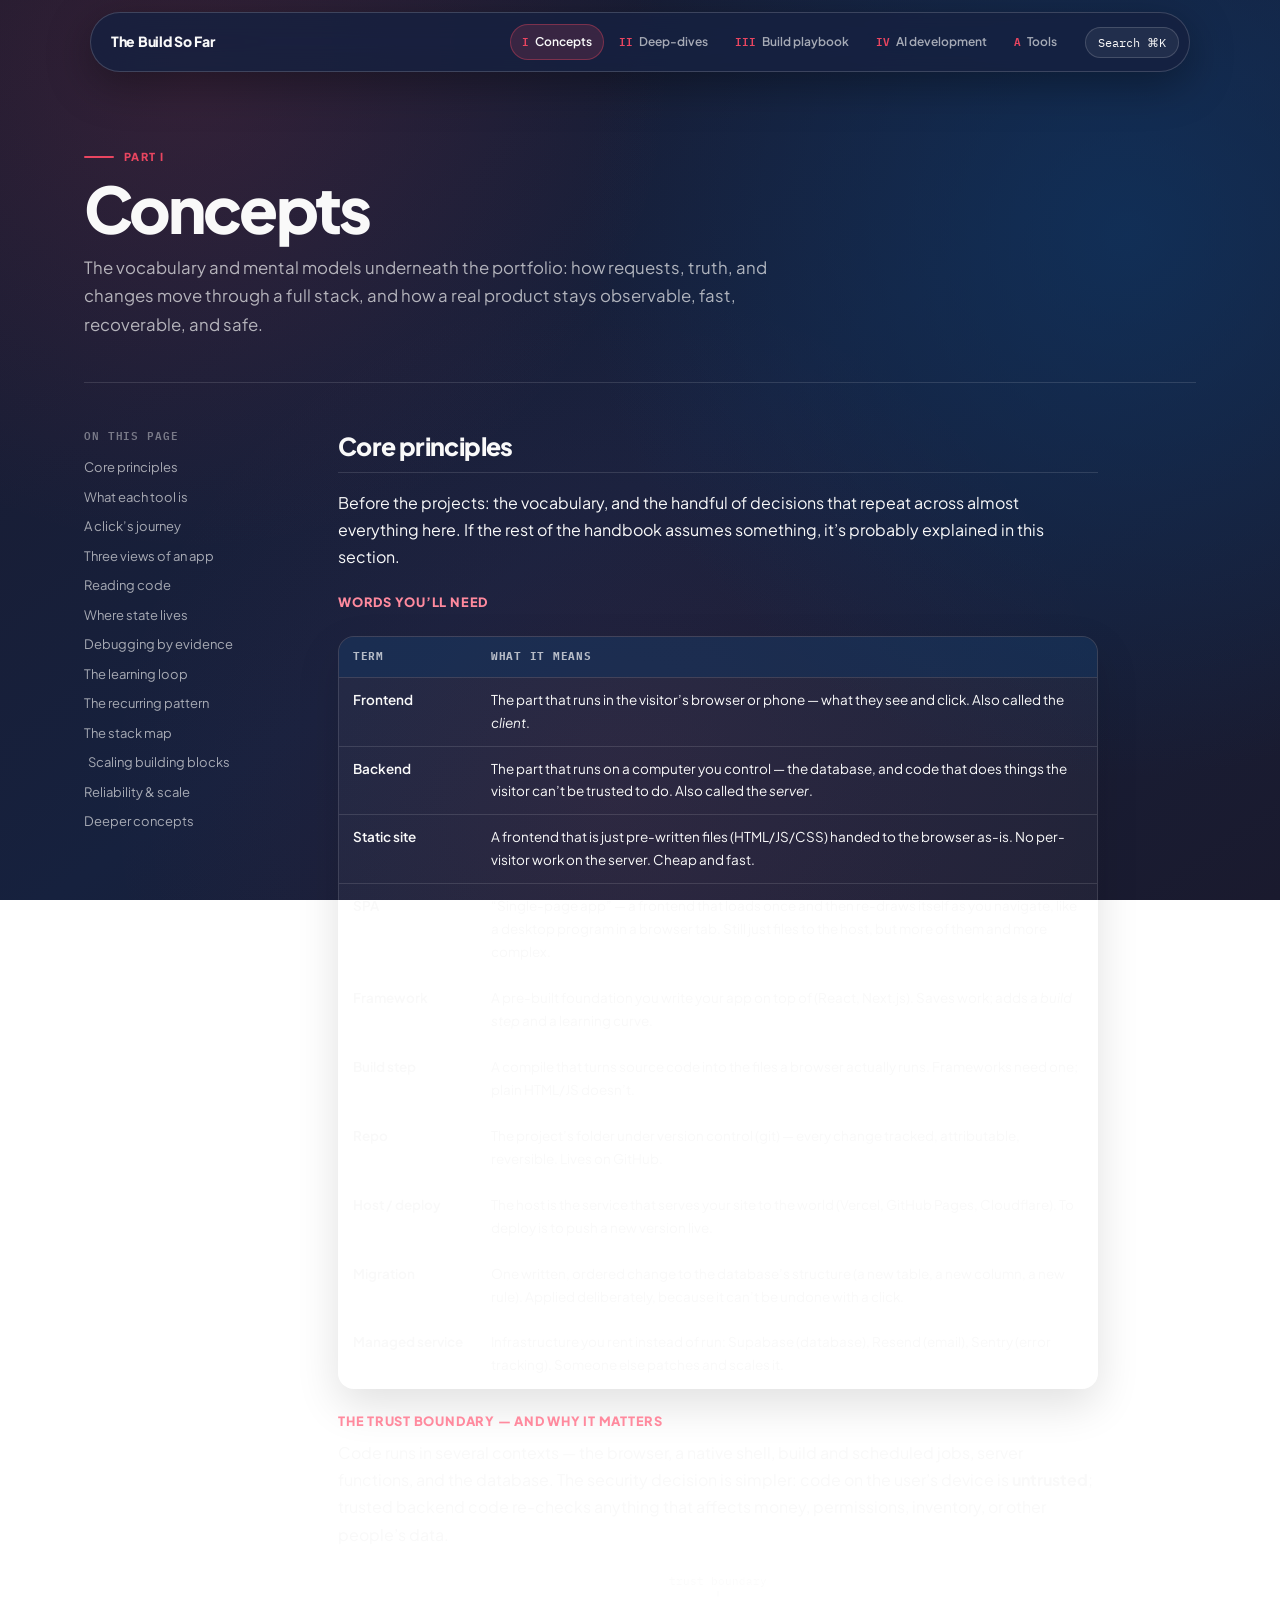
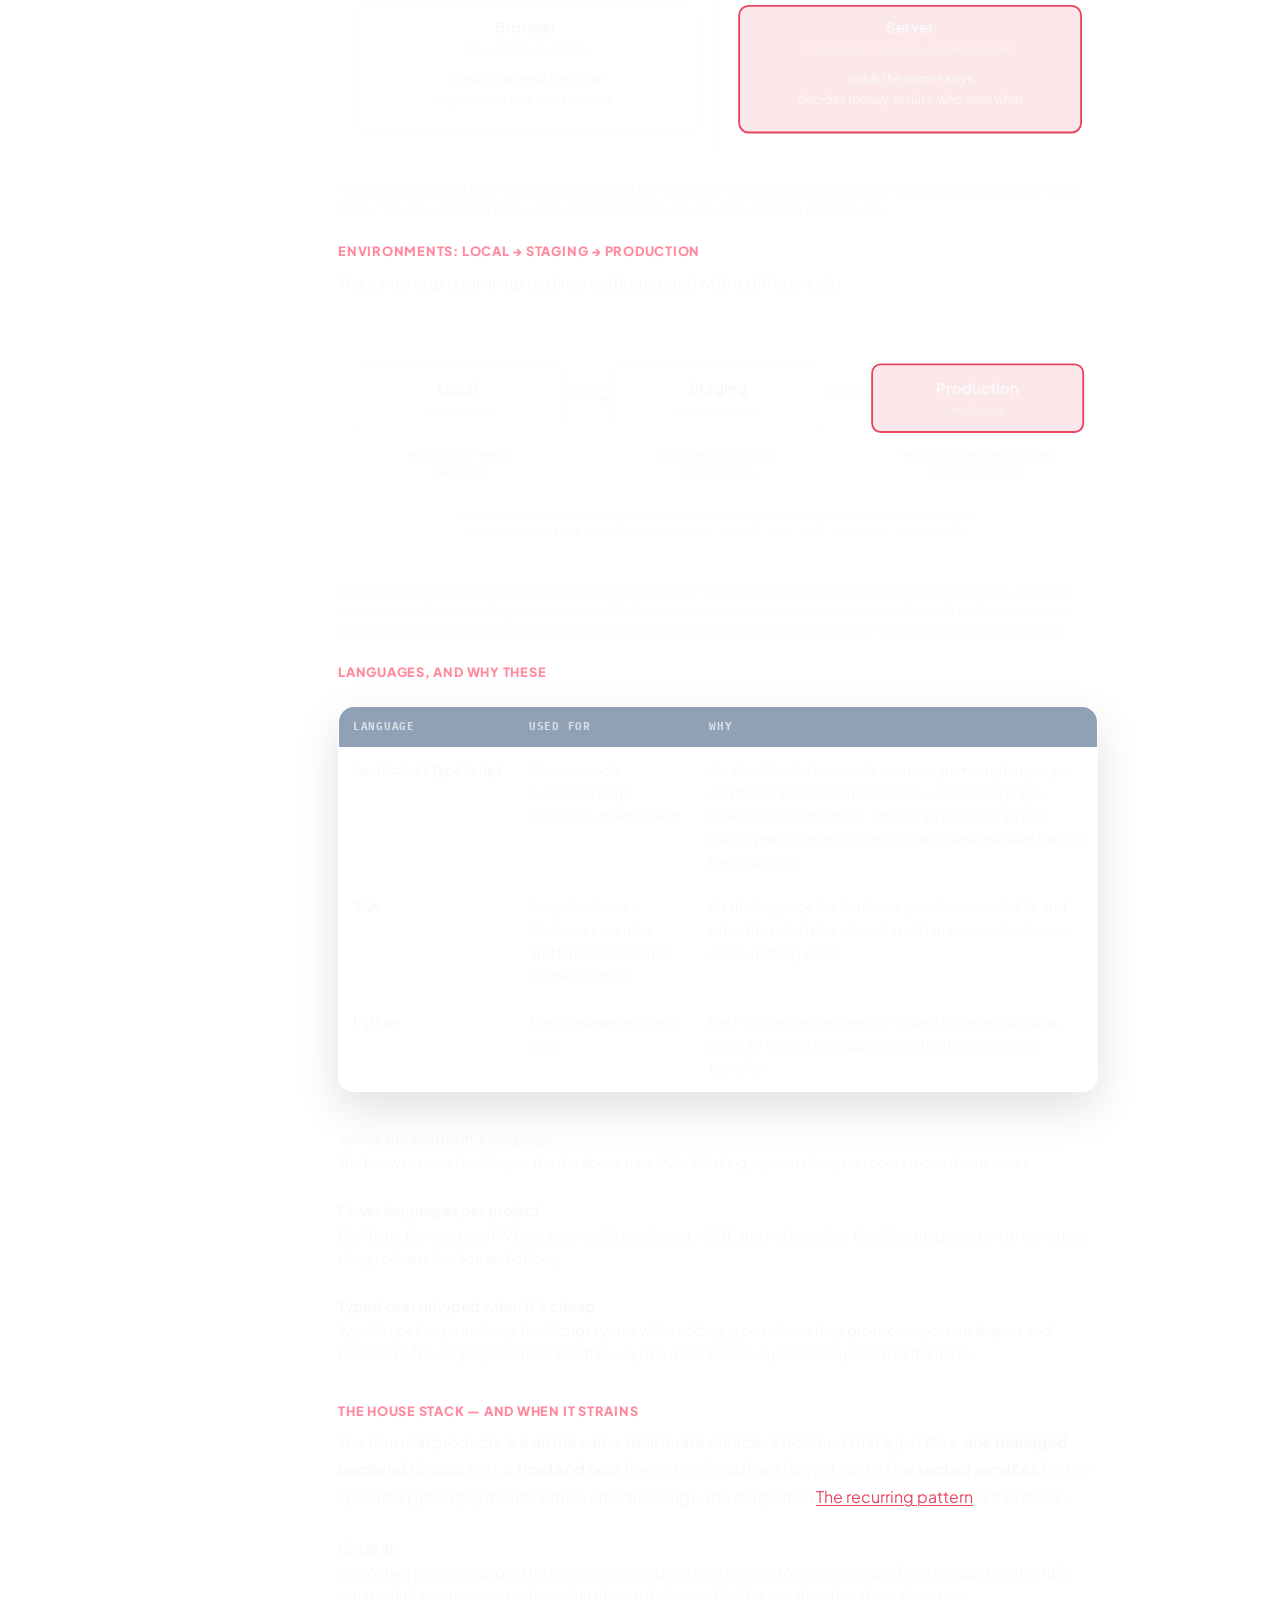
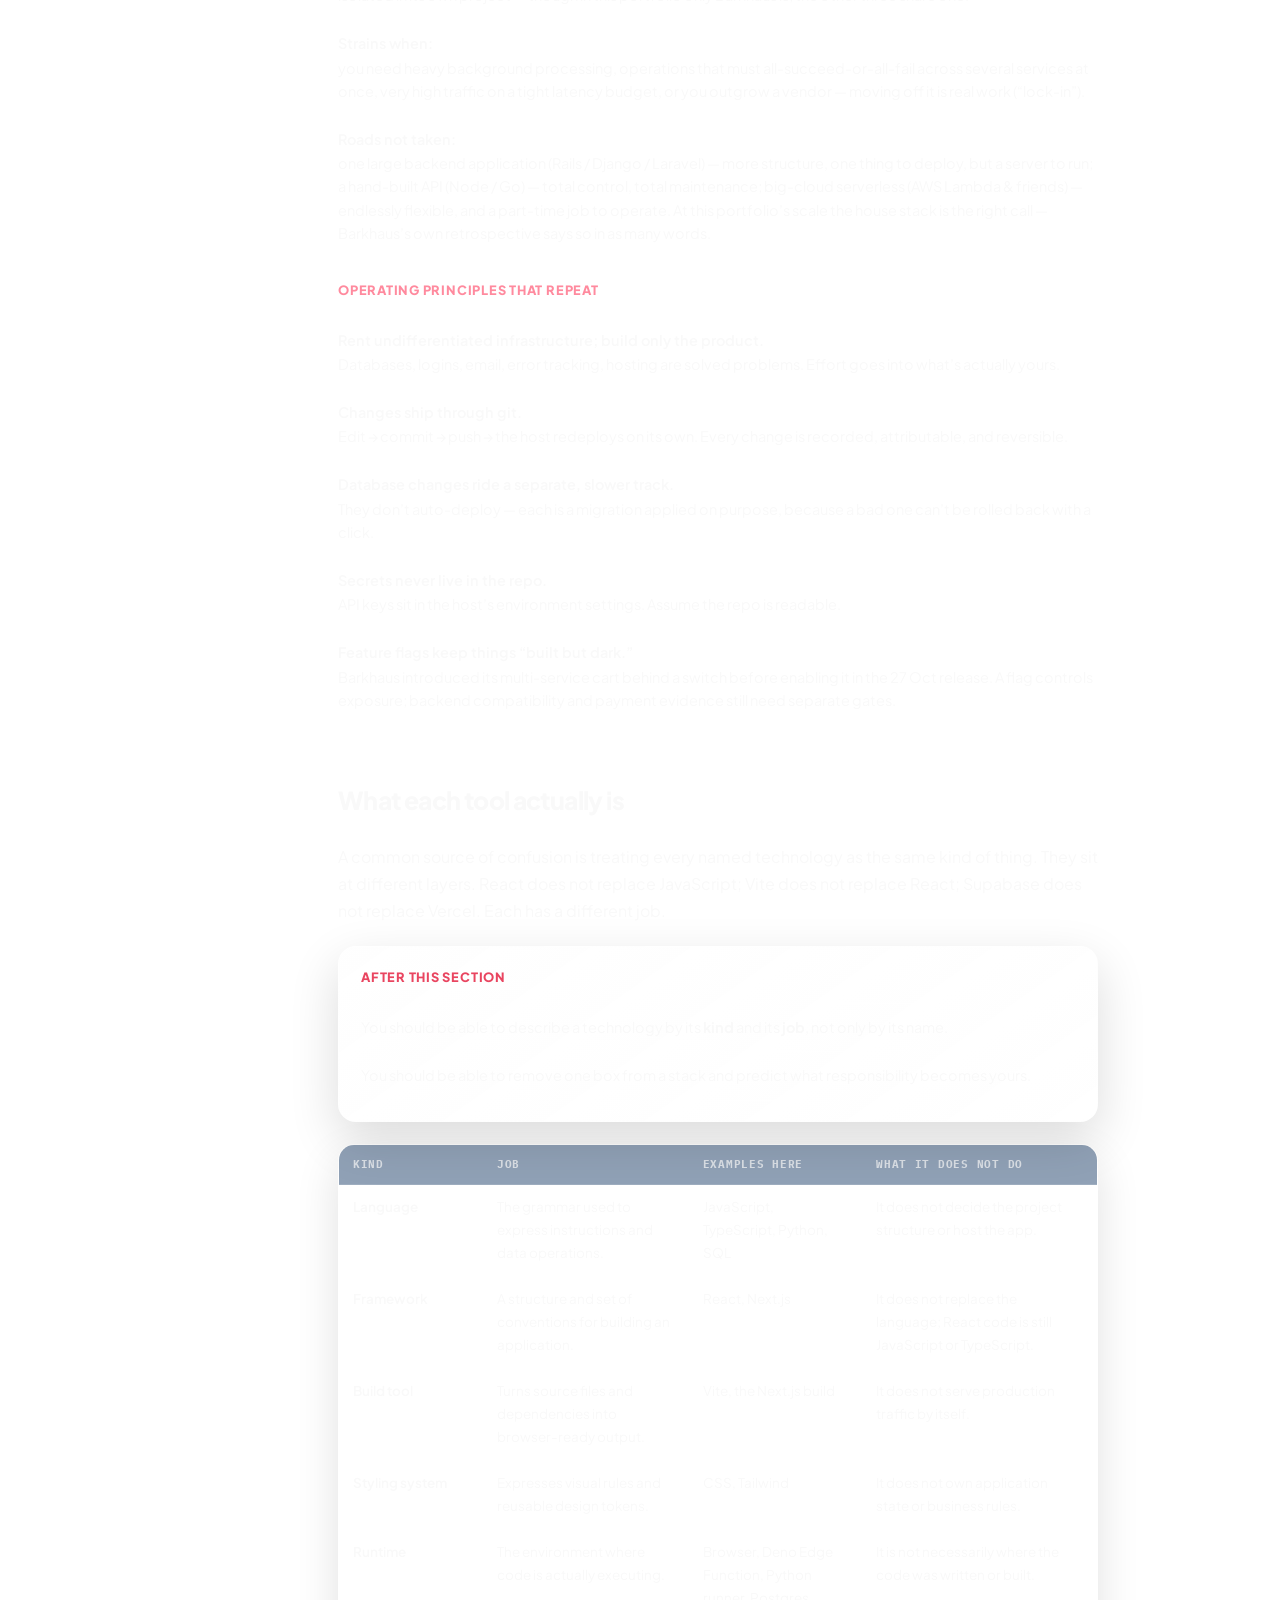
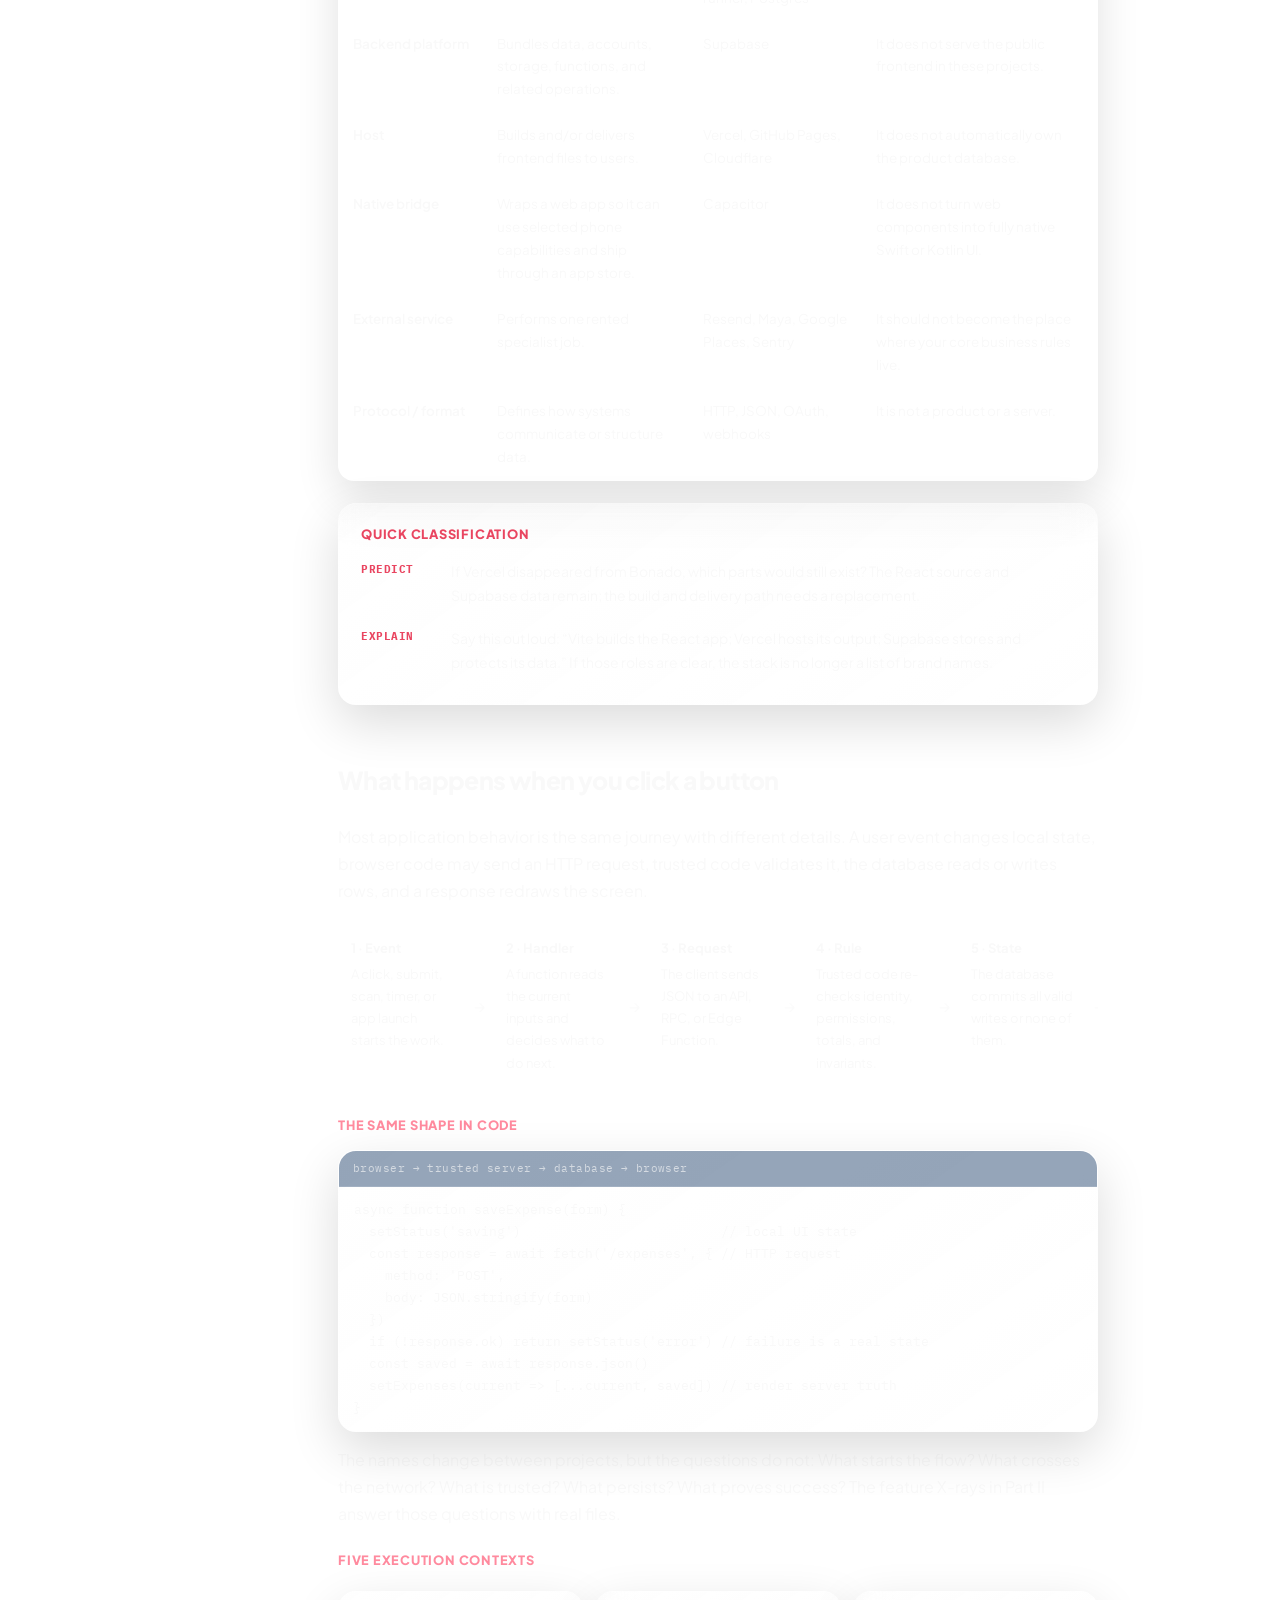
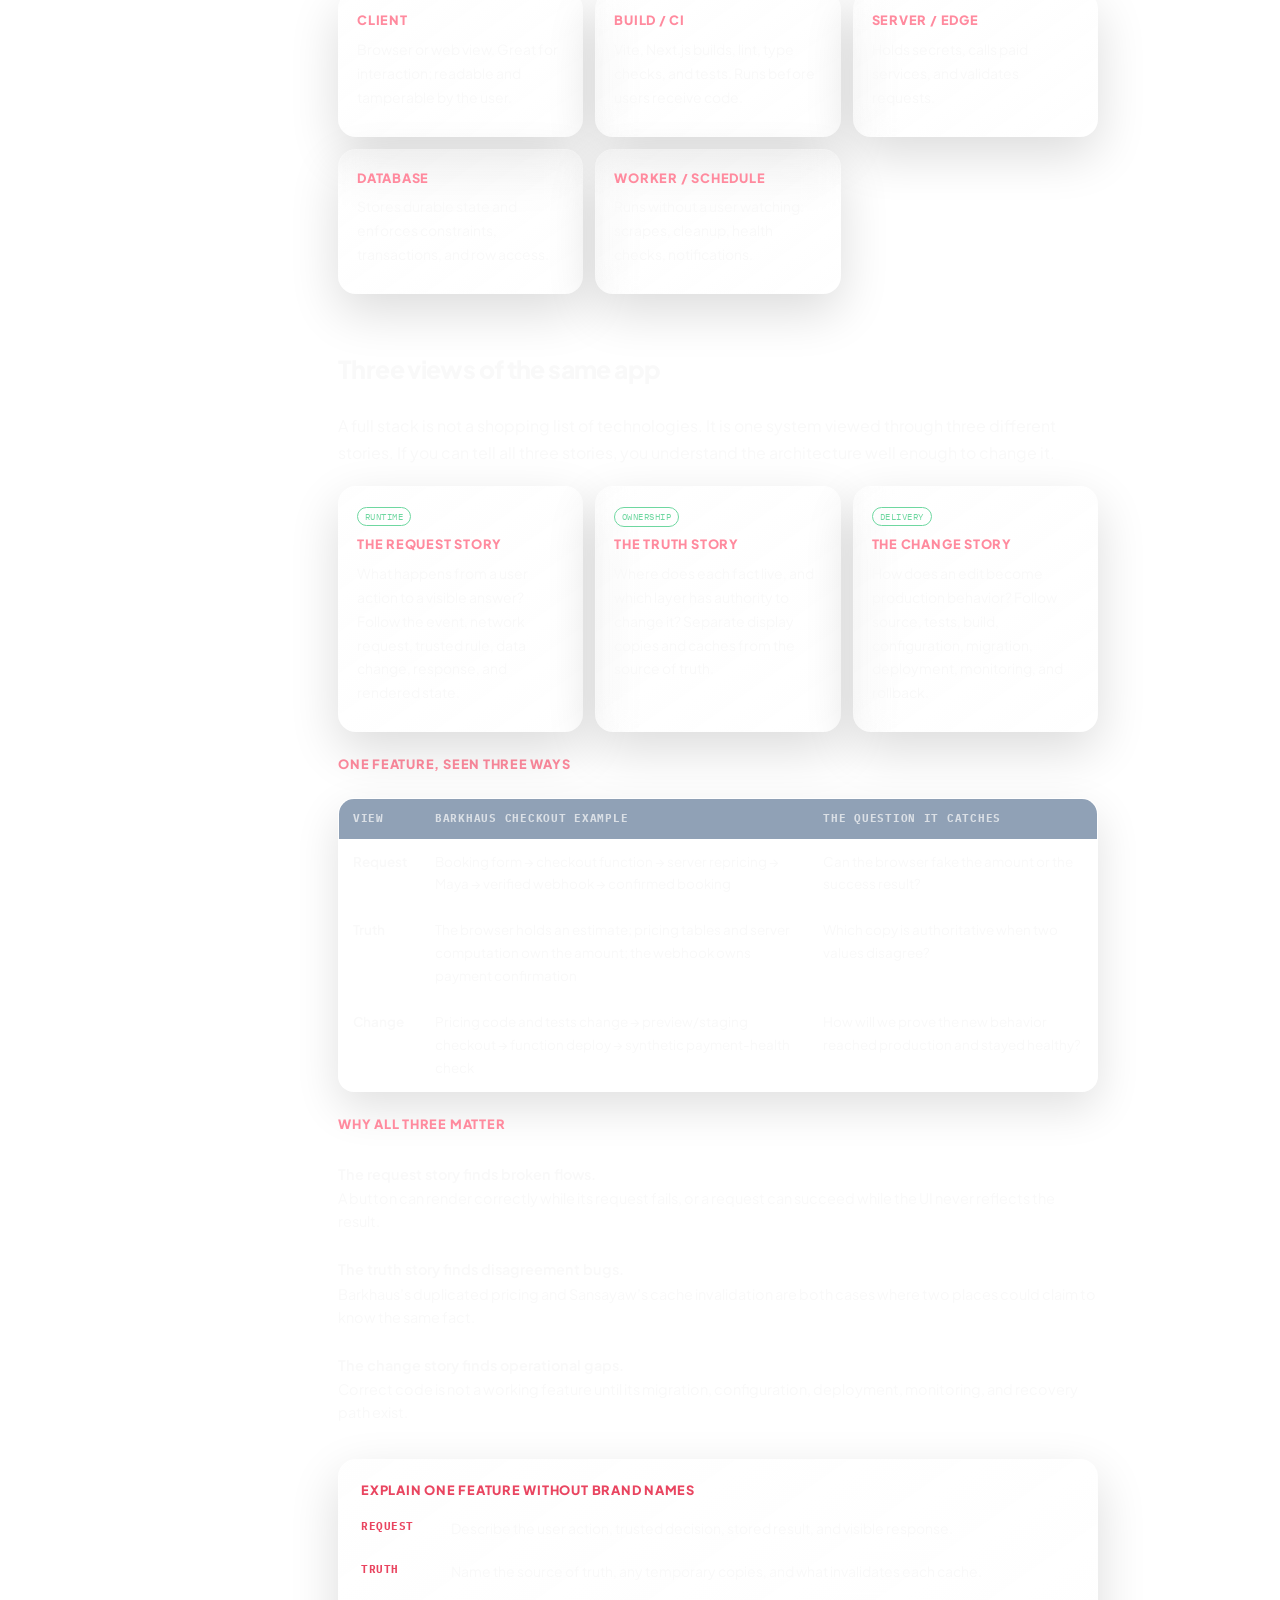
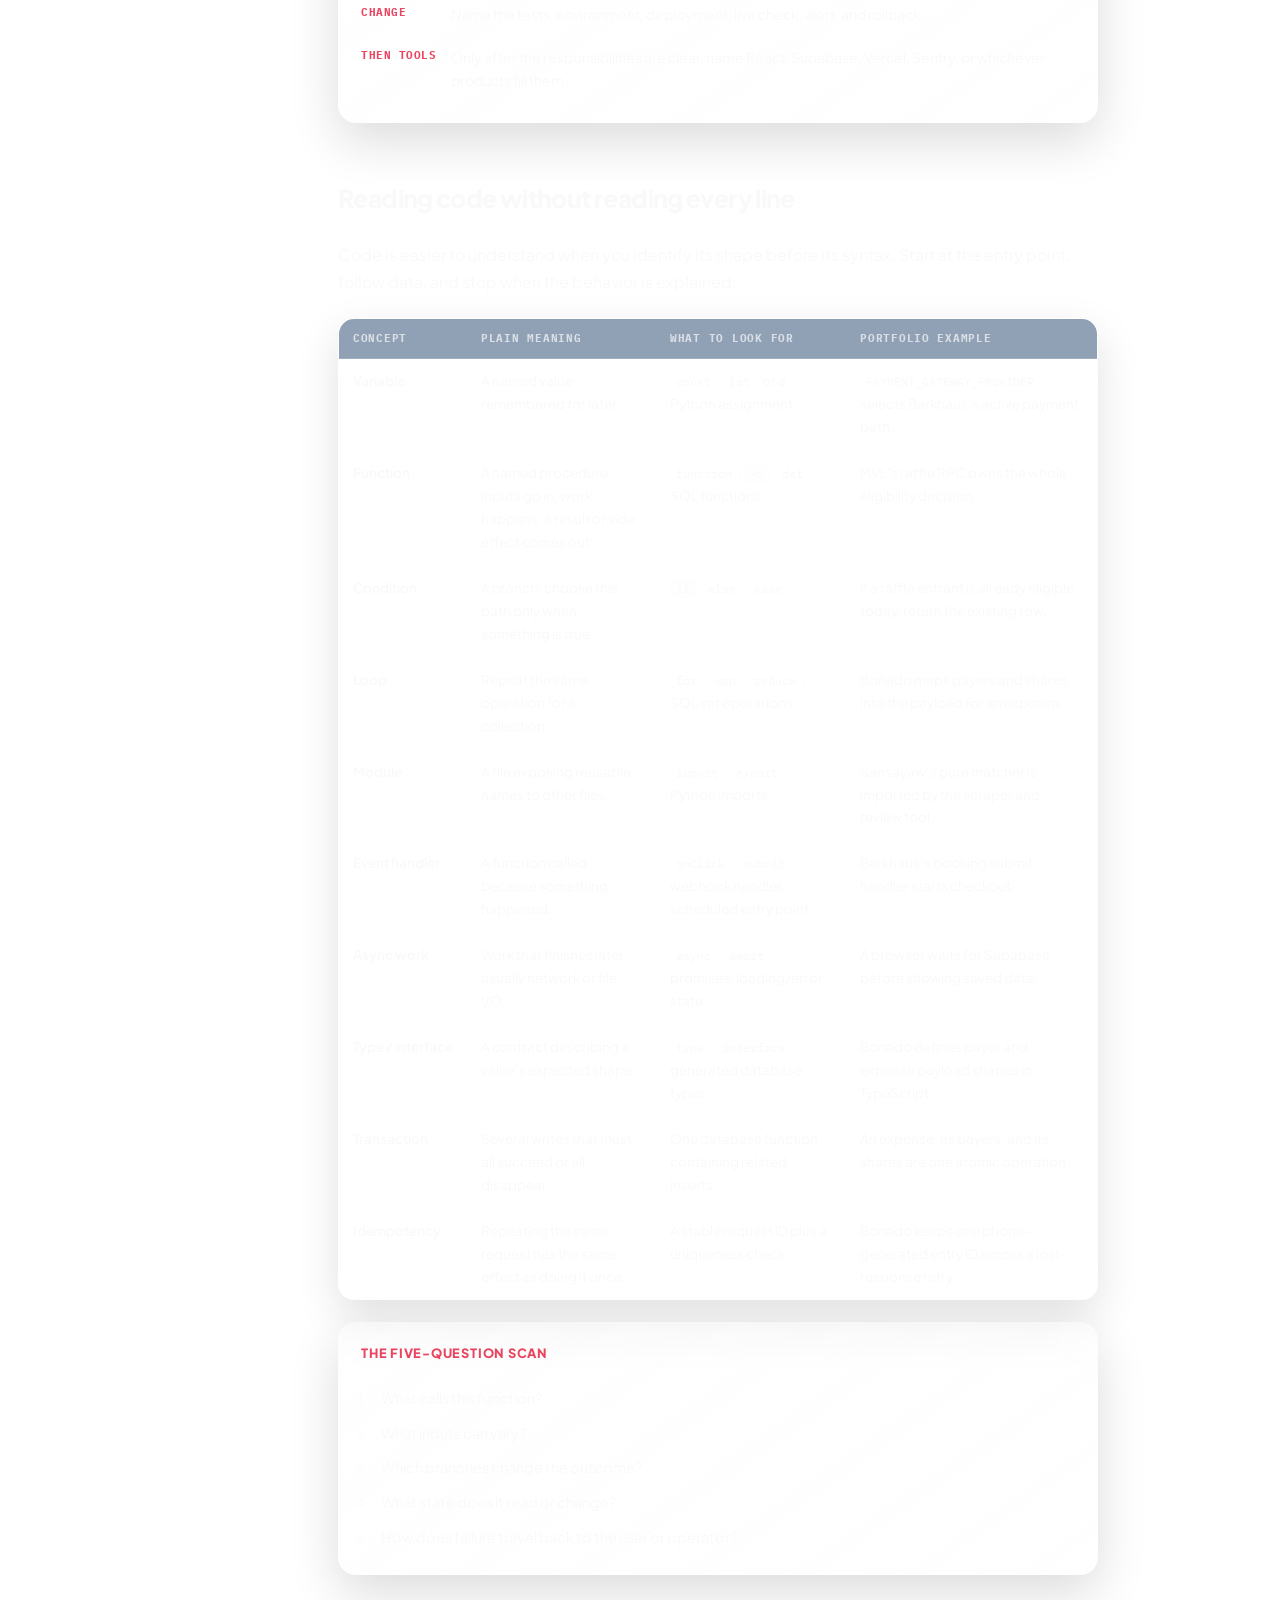
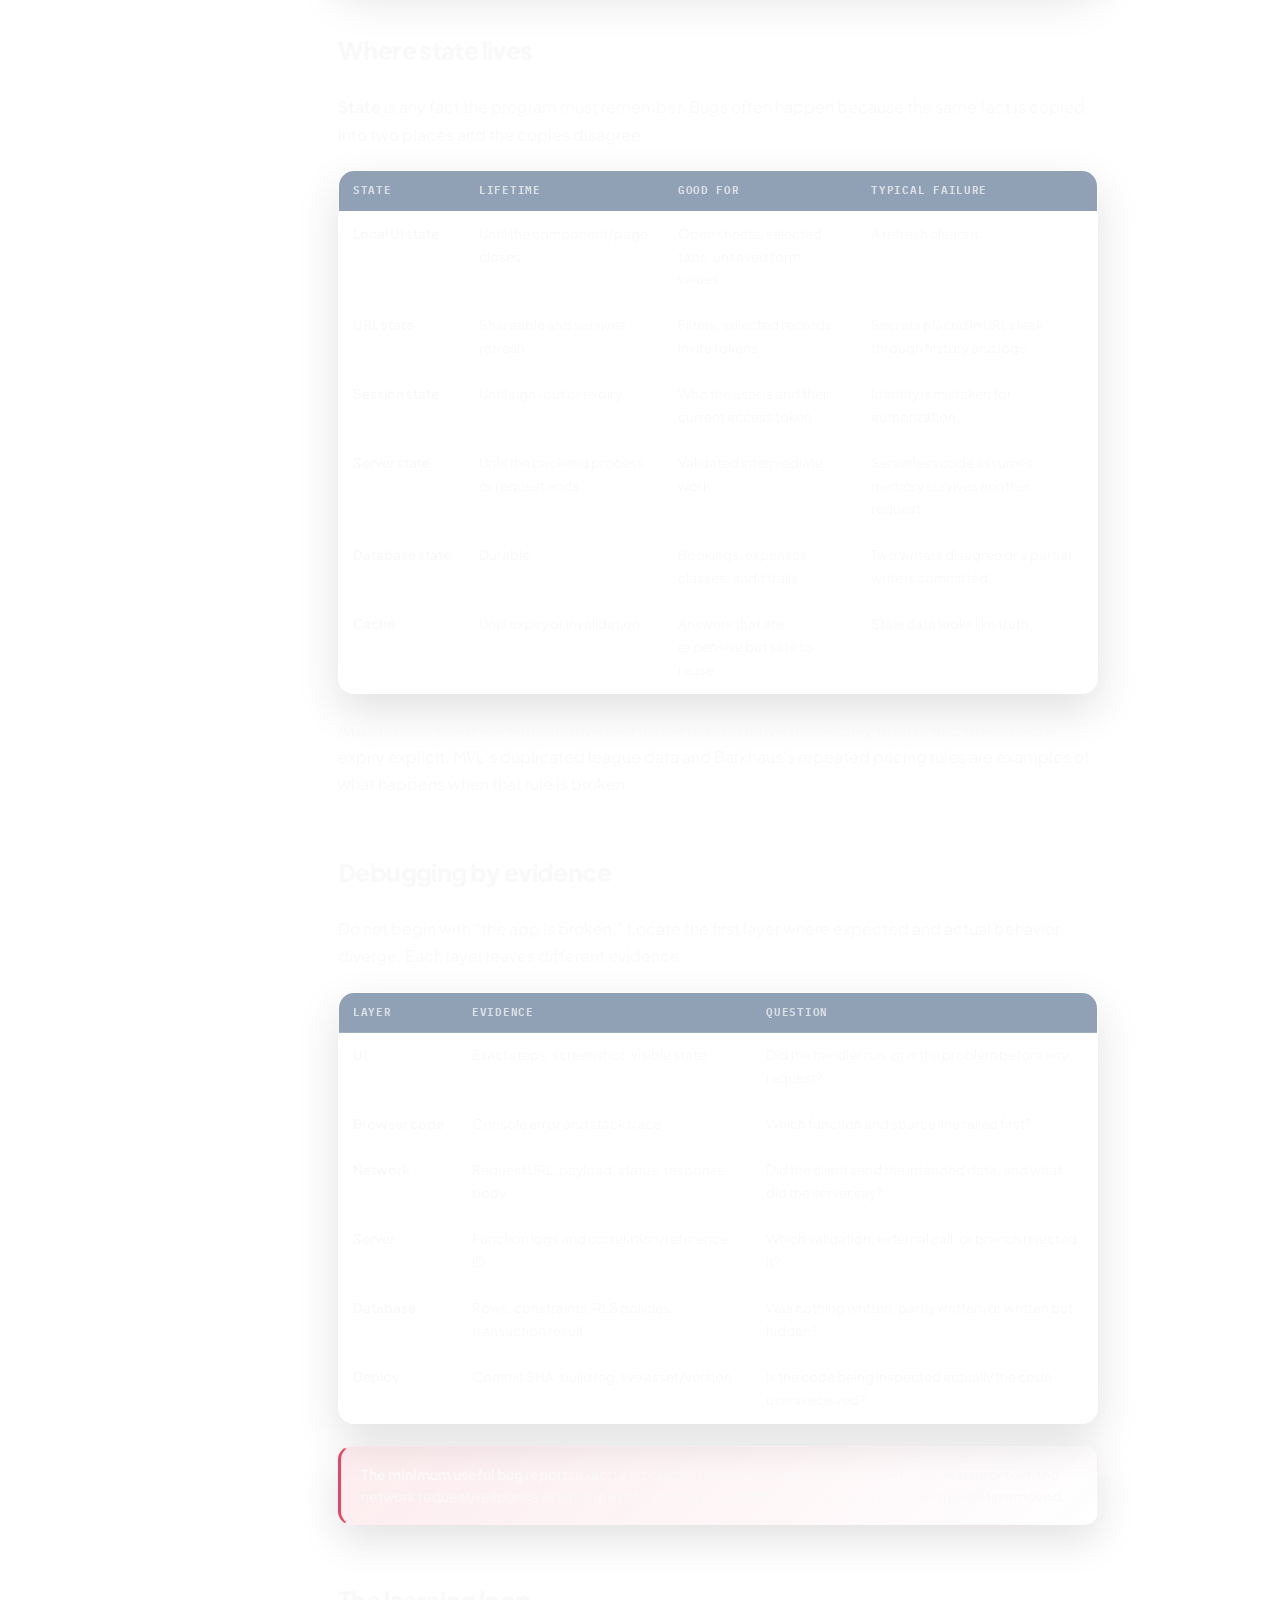
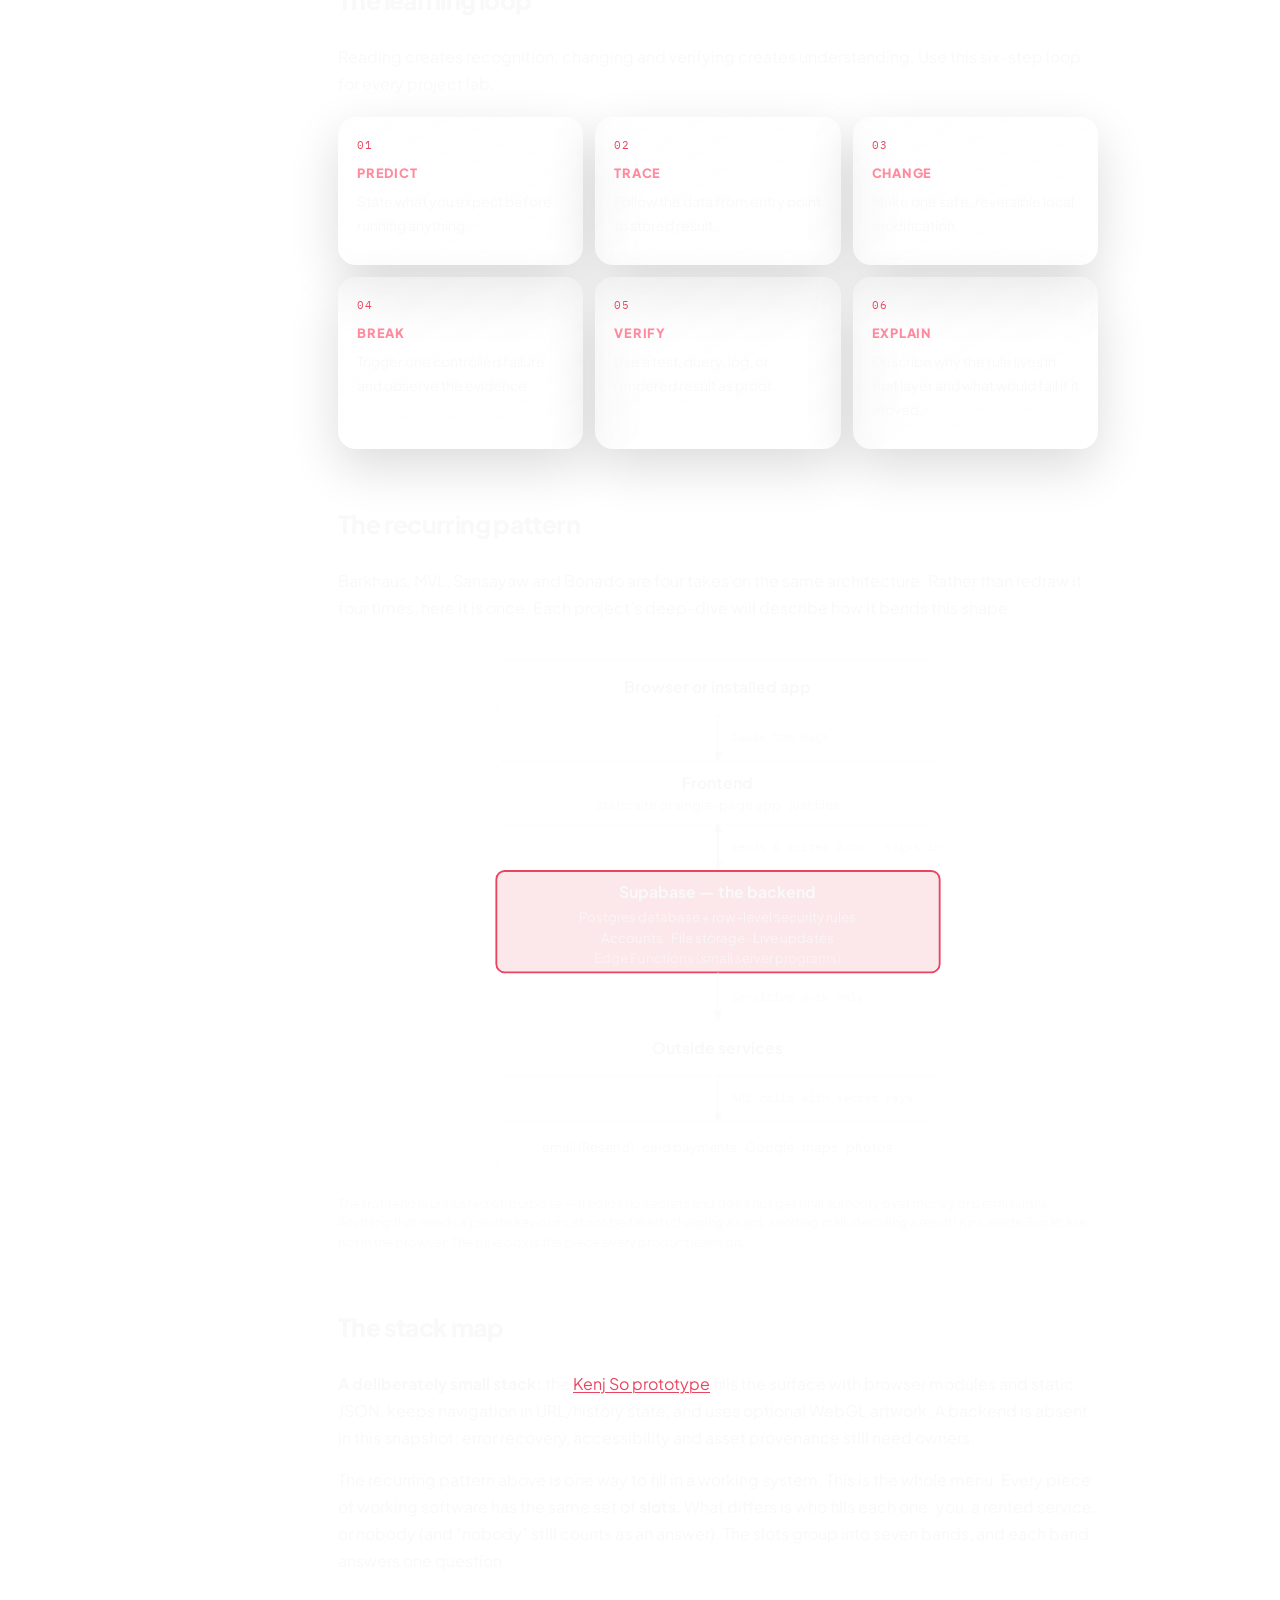
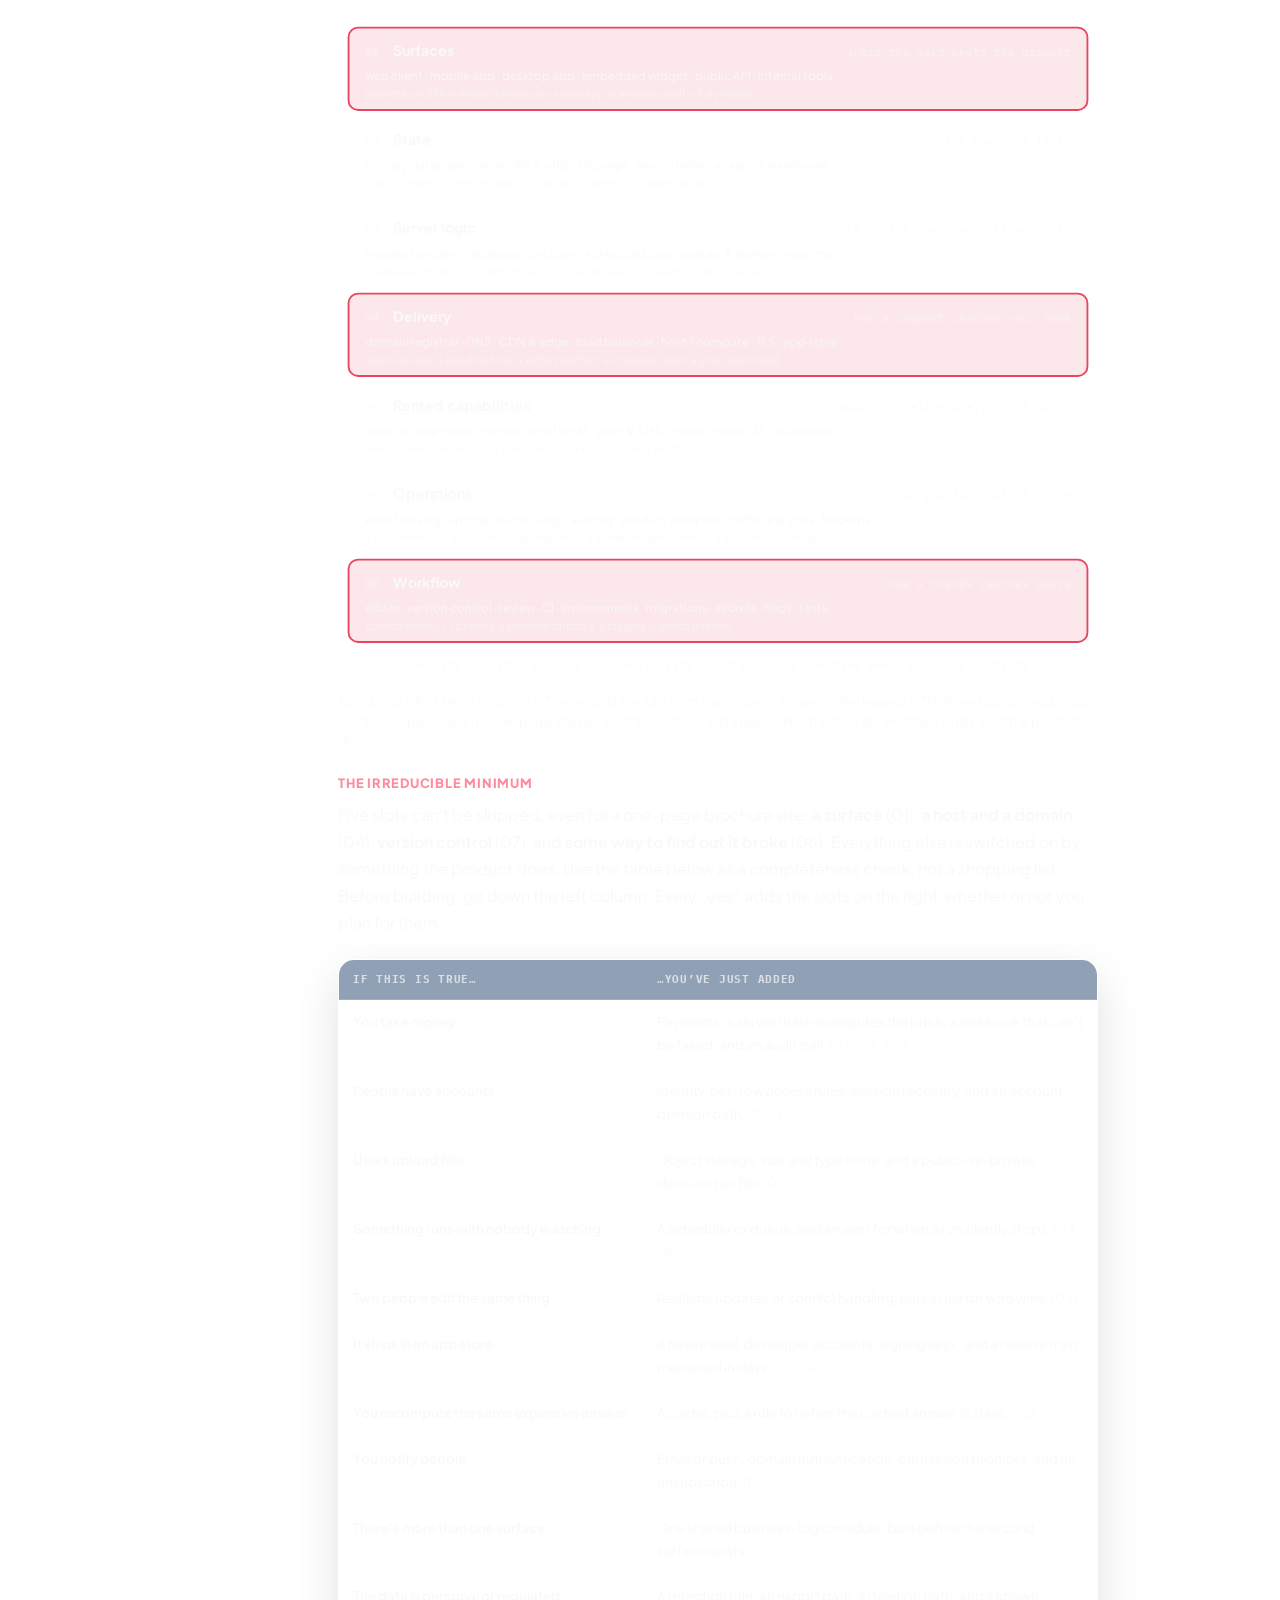
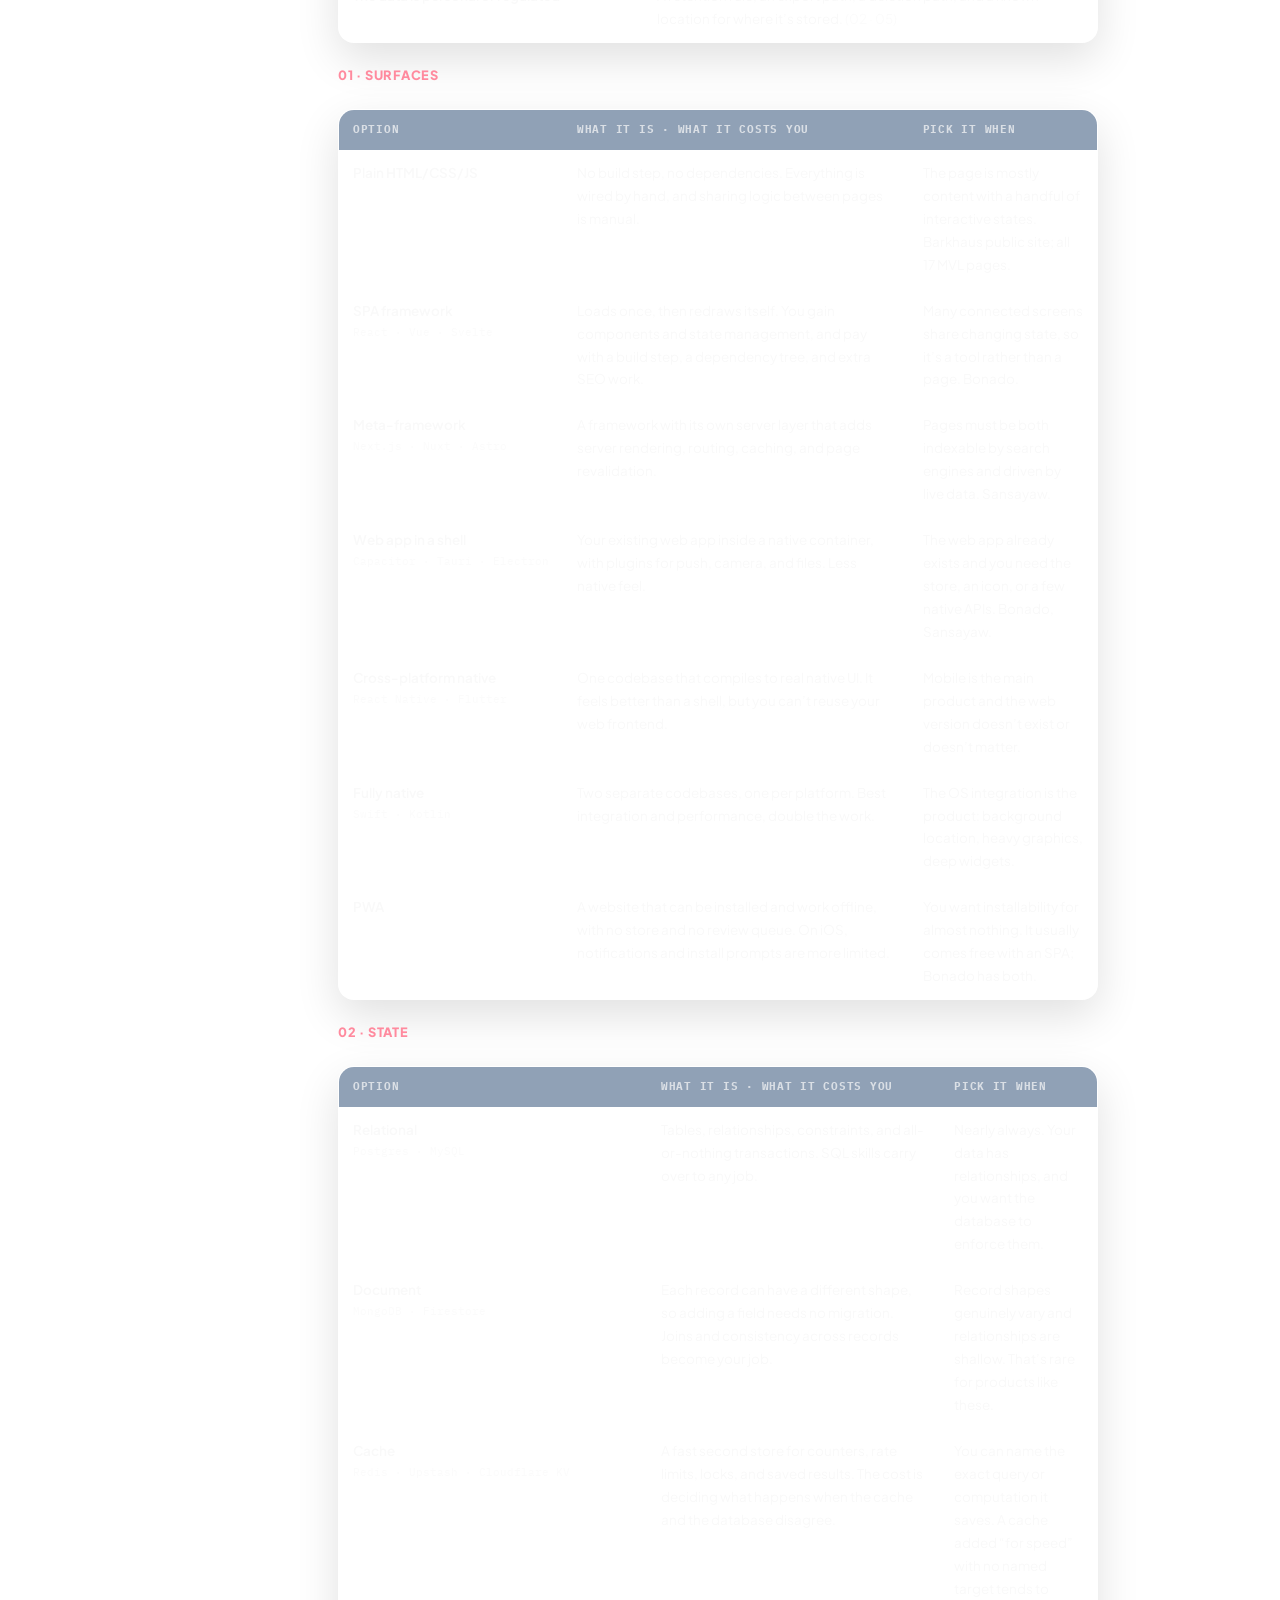
<file: the-build-so-far/concepts.html>
<!doctype html>
<html lang="en">
<head>
<meta charset="utf-8">
<meta name="viewport" content="width=device-width,initial-scale=1,viewport-fit=cover">
<title>Concepts &middot; The Build So Far</title>
<meta name="description" content="The vocabulary, the shared architecture, and the full menu of pieces a working product needs &mdash; independent of any one project. Everything after this assumes it.">
<meta name="robots" content="noindex, nofollow">
<link rel="preconnect" href="https://fonts.googleapis.com">
<link rel="preconnect" href="https://fonts.gstatic.com" crossorigin>
<link rel="stylesheet" href="https://fonts.googleapis.com/css2?family=IBM+Plex+Mono:wght@400;500&amp;family=Plus+Jakarta+Sans:wght@400;500;600;700;800&amp;display=swap">
<link rel="stylesheet" href="handbook.css?v=24.0">
<script src="handbook.js?v=20.3" defer></script>
</head>
<body>
<a class="skip" href="#main">Skip to content</a>
<header class="topbar">
  <a class="brand" href="index.html">The Build So Far</a>
  <nav class="parts" aria-label="Parts of the handbook">
      <a href="concepts.html" aria-current="page"><span class="num">I</span>Concepts</a>
      <a href="deep-dives.html"><span class="num">II</span>Deep-dives</a>
      <a href="together.html"><span class="num">III</span>Build playbook</a>
      <a href="ai.html"><span class="num">IV</span>AI development</a>
      <a href="tools.html"><span class="num">A</span>Tools</a>
  </nav>
</header>

<div class="hb-wrap">
  <header class="part-head">
    <p class="part-eyebrow">Part I</p>
    <h1 class="part-title">Concepts</h1>
    <p class="part-sub">The vocabulary and mental models underneath the portfolio: how requests, truth, and changes move through a full stack, and how a real product stays observable, fast, recoverable, and safe.</p>
  </header>

  <div class="layout">
    <nav class="toc" aria-label="On this page">
      <p>On this page</p>
      <a href="#principles">Core principles</a>
      <a href="#kinds">What each tool is</a>
      <a href="#request-journey">A click&rsquo;s journey</a>
      <a href="#system-views">Three views of an app</a>
      <a href="#code-reading">Reading code</a>
      <a href="#state">Where state lives</a>
      <a href="#debugging">Debugging by evidence</a>
      <a href="#learning-loop">The learning loop</a>
      <a href="#pattern">The recurring pattern</a>
      <a href="#stack-map">The stack map</a>
      <a href="#building-blocks">&nbsp;&nbsp;Scaling building blocks</a>
      <a href="#reliability">Reliability &amp; scale</a>
      <a href="#reading-list">Deeper concepts</a>
    </nav>

    <main id="main" class="content prose">
      <section id="principles">
        <h2>Core principles</h2>
        <p>Before the projects: the vocabulary, and the handful of decisions that repeat across almost everything here. If the rest of the handbook assumes something, it&rsquo;s probably explained in this section.</p>

        <h3>Words you&rsquo;ll need</h3>
        <div class="table-scroll">
          <table>
            <thead><tr><th>Term</th><th>What it means</th></tr></thead>
            <tbody>
              <tr><td class="grp">Frontend</td><td>The part that runs in the visitor&rsquo;s browser or phone &mdash; what they see and click. Also called the <em>client</em>.</td></tr>
              <tr><td class="grp">Backend</td><td>The part that runs on a computer you control &mdash; the database, and code that does things the visitor can&rsquo;t be trusted to do. Also called the <em>server</em>.</td></tr>
              <tr><td class="grp">Static site</td><td>A frontend that is just pre-written files (HTML/JS/CSS) handed to the browser as-is. No per-visitor work on the server. Cheap and fast.</td></tr>
              <tr><td class="grp">SPA</td><td>&ldquo;Single-page app&rdquo; &mdash; a frontend that loads once and then re-draws itself as you navigate, like a desktop program in a browser tab. Still just files to the host, but more of them and more complex.</td></tr>
              <tr><td class="grp">Framework</td><td>A pre-built foundation you write your app on top of (React, Next.js). Saves work; adds a <em>build step</em> and a learning curve.</td></tr>
              <tr><td class="grp">Build step</td><td>A compile that turns source code into the files a browser actually runs. Frameworks need one; plain HTML/JS doesn&rsquo;t.</td></tr>
              <tr><td class="grp">Repo</td><td>The project&rsquo;s folder under version control (git) &mdash; every change tracked, attributable, reversible. Lives on GitHub.</td></tr>
              <tr><td class="grp">Host / deploy</td><td>The host is the service that serves your site to the world (Vercel, GitHub Pages, Cloudflare). To deploy is to push a new version live.</td></tr>
              <tr><td class="grp">Migration</td><td>One written, ordered change to the database&rsquo;s structure (a new table, a new column, a new rule). Applied deliberately, because it can&rsquo;t be undone with a click.</td></tr>
              <tr><td class="grp">Managed service</td><td>Infrastructure you rent instead of run: Supabase (database), Resend (email), Sentry (error tracking). Someone else patches and scales it.</td></tr>
            </tbody>
          </table>
        </div>

        <h3>The trust boundary &mdash; and why it matters</h3>
        <p>Code runs in several contexts &mdash; the browser, a native shell, build and scheduled jobs, server functions, and the database. The security decision is simpler: code on the user&rsquo;s device is <strong>untrusted</strong>; trusted backend code re-checks anything that affects money, permissions, inventory, or other people&rsquo;s data.</p>
        <figure class="diagram">
          <svg viewBox="0 0 720 190" role="img" aria-label="Two boxes split by a dashed trust boundary. Left: the browser, on the customer's device, where anyone can read the code and fake what it sends. Right: the server, Supabase functions and database rules, which holds the secret keys and decides money, results, and who sees what.">
            <rect class="box" x="16" y="34" width="324" height="120" rx="9"></rect>
            <text class="t t--title" x="178" y="60" text-anchor="middle" font-size="14">Browser</text>
            <text class="t" x="178" y="79" text-anchor="middle" font-size="11" opacity="0.6">the customer&rsquo;s device</text>
            <text class="t" x="178" y="107" text-anchor="middle" font-size="12">anyone can read the code</text>
            <text class="t" x="178" y="127" text-anchor="middle" font-size="12">anyone can fake what it sends</text>

            <line class="edge" x1="360" y1="20" x2="360" y2="168" stroke-dasharray="5 4"></line>
            <text class="lbl" x="360" y="14" text-anchor="middle" font-size="10.5">trust boundary</text>

            <rect class="box box--key" x="380" y="34" width="324" height="120" rx="9"></rect>
            <text class="t t--title" x="542" y="60" text-anchor="middle" font-size="14">Server</text>
            <text class="t" x="542" y="79" text-anchor="middle" font-size="11" opacity="0.6">Supabase functions + database rules</text>
            <text class="t" x="542" y="107" text-anchor="middle" font-size="12">holds the secret keys</text>
            <text class="t" x="542" y="127" text-anchor="middle" font-size="12">decides money, results, who sees what</text>
          </svg>
          <figcaption>The rule every project here follows (some learned the hard way): treat everything the browser sends as a suggestion. Prices, totals, &ldquo;I&rsquo;m allowed to do this&rdquo; &mdash; all re-checked on the server before anything real happens.</figcaption>
        </figure>

        <h3>Environments: local &rarr; staging &rarr; production</h3>
        <p>The same app is run in up to three settings, each with a different job.</p>
        <figure class="diagram">
          <svg viewBox="0 0 720 240" role="img" aria-label="Three boxes left to right: Local on your laptop for free experimentation with fake data; Staging, a private copy that matches production, safe to break, with seeded data; Production, real customers and real money, changed carefully. Arrows labelled promote and release run between them. A note distinguishes staging simulation from real payment-provider verification.">
            <defs>
              <marker id="ahe" viewBox="0 0 10 10" refX="8" refY="5" markerWidth="7" markerHeight="7" orient="auto-start-reverse">
                <path class="arrowhead" d="M0 0 L10 5 L0 10 z"></path>
              </marker>
            </defs>
            <rect class="box" x="14" y="44" width="200" height="64" rx="8"></rect>
            <text class="t t--title" x="114" y="72" text-anchor="middle" font-size="14">Local</text>
            <text class="t" x="114" y="91" text-anchor="middle" font-size="11" opacity="0.62">your laptop</text>
            <text class="t" x="114" y="134" text-anchor="middle" font-size="11.5" opacity="0.8">experiment freely,</text>
            <text class="t" x="114" y="151" text-anchor="middle" font-size="11.5" opacity="0.8">fake data</text>

            <rect class="box" x="260" y="44" width="200" height="64" rx="8"></rect>
            <text class="t t--title" x="360" y="72" text-anchor="middle" font-size="14">Staging</text>
            <text class="t" x="360" y="91" text-anchor="middle" font-size="11" opacity="0.62">a private copy</text>
            <text class="t" x="360" y="134" text-anchor="middle" font-size="11.5" opacity="0.8">matches production,</text>
            <text class="t" x="360" y="151" text-anchor="middle" font-size="11.5" opacity="0.8">safe to break</text>

            <rect class="box box--key" x="506" y="44" width="200" height="64" rx="8"></rect>
            <text class="t t--title" x="606" y="72" text-anchor="middle" font-size="14">Production</text>
            <text class="t" x="606" y="91" text-anchor="middle" font-size="11" opacity="0.62">real users</text>
            <text class="t" x="606" y="134" text-anchor="middle" font-size="11.5" opacity="0.8">real customers, real money;</text>
            <text class="t" x="606" y="151" text-anchor="middle" font-size="11.5" opacity="0.8">change carefully</text>

            <line class="edge" x1="214" y1="76" x2="258" y2="76" marker-end="url(#ahe)"></line>
            <text class="lbl" x="236" y="68" text-anchor="middle" font-size="9.5">promote</text>
            <line class="edge" x1="460" y1="76" x2="504" y2="76" marker-end="url(#ahe)"></line>
            <text class="lbl" x="482" y="68" text-anchor="middle" font-size="9.5">release</text>

            <line class="edge" x1="114" y1="185" x2="606" y2="185" stroke-dasharray="4 5"></line>
            <text class="lbl" x="360" y="205" text-anchor="middle" font-size="10.5">Barkhaus staging simulates payment; verify the real provider separately</text>
          </svg>
          <figcaption>More environments cost a little setup and buy a lot of safety: a place to test destructive changes (schema edits, payment webhooks) without touching customer data. Barkhaus now has a non-production simulator path; verify backend isolation, representative fixtures and real-provider coverage separately. A preview URL alone does not establish those boundaries.</figcaption>
        </figure>

        <h3>Languages, and why these</h3>
        <div class="table-scroll">
          <table>
            <thead><tr><th>Language</th><th>Used for</th><th>Why</th></tr></thead>
            <tbody>
              <tr><td class="grp">JavaScript / TypeScript</td><td>Browser code, Supabase Edge Functions, build tooling</td><td>JavaScript is the browser&rsquo;s main programming language, and the server functions run it too &mdash; so one language covers most of the stack. TypeScript is JavaScript plus static type information that catches shape mistakes before the code runs.</td></tr>
              <tr><td class="grp">SQL</td><td>Every database &mdash; tables, access rules, and functions that run inside Postgres</td><td>It&rsquo;s the language the database speaks; unavoidable, and often the <em>safest</em> place to put a rule (an access check or an all-or-nothing write).</td></tr>
              <tr><td class="grp">Python</td><td>The Sansayaw scrapers only</td><td>Best-in-class ecosystem for &ldquo;drive a browser, pull data, clean it.&rdquo; Deliberately quarantined to the one job that benefits.</td></tr>
            </tbody>
          </table>
        </div>
        <ul class="findings">
          <li><b>Speak the platform&rsquo;s language.</b> The browser runs JavaScript; the database runs SQL. Working against that grain costs more than it saves.</li>
          <li><b>Fewer languages per project.</b> Barkhaus, Bonado and MVL are essentially JavaScript + SQL and nothing else. Each language you drop is one less thing to learn, hire for, and debug.</li>
          <li><b>Typed over untyped when it&rsquo;s cheap.</b> TypeScript keeps ordinary JavaScript syntax while adding types where they protect important shapes and contracts. Newer projects here lean this way; the older Barkhaus public site predates the habit.</li>
        </ul>

        <h3>The house stack &mdash; and when it strains</h3>
        <p>The four real products are all the same deliberate choice: a frontend that&rsquo;s just files, <strong>one managed backend</strong> (Supabase), a <strong>frontend host</strong> (Vercel or Cloudflare Pages), and a few <strong>rented services</strong> for the specialist jobs (payments, email, error tracking). The diagram in <a href="#pattern">The recurring pattern</a> is this stack.</p>
        <ul class="findings">
          <li><b>Great at:</b> one or two people shipping fast; near-zero fixed cost; no servers to patch or scale. Each product <em>can</em> be fully isolated in its own project &mdash; though in this portfolio only Barkhaus is; the other three share one.</li>
          <li><b>Strains when:</b> you need heavy background processing, operations that must all-succeed-or-all-fail across several services at once, very high traffic on a tight latency budget, or you outgrow a vendor &mdash; moving off it is real work (&ldquo;lock-in&rdquo;).</li>
          <li><b>Roads not taken:</b> one large backend application (Rails / Django / Laravel) &mdash; more structure, one thing to deploy, but a server to run; a hand-built API (Node / Go) &mdash; total control, total maintenance; big-cloud serverless (AWS Lambda &amp; friends) &mdash; endlessly flexible, and a part-time job to operate. At this portfolio&rsquo;s scale the house stack is the right call &mdash; Barkhaus&rsquo;s own retrospective says so in as many words.</li>
        </ul>

        <h3>Operating principles that repeat</h3>
        <ul class="findings">
          <li><b>Rent undifferentiated infrastructure; build only the product.</b> Databases, logins, email, error tracking, hosting are solved problems. Effort goes into what&rsquo;s actually yours.</li>
          <li><b>Changes ship through git.</b> Edit &rarr; commit &rarr; push &rarr; the host redeploys on its own. Every change is recorded, attributable, and reversible.</li>
          <li><b>Database changes ride a separate, slower track.</b> They don&rsquo;t auto-deploy &mdash; each is a migration applied on purpose, because a bad one can&rsquo;t be rolled back with a click.</li>
          <li><b>Secrets never live in the repo.</b> API keys sit in the host&rsquo;s environment settings. Assume the repo is readable.</li>
          <li><b>Feature flags keep things &ldquo;built but dark.&rdquo;</b> Barkhaus introduced its multi-service cart behind a switch before enabling it in the 27 Oct release. A flag controls exposure; backend compatibility and payment evidence still need separate gates.</li>
        </ul>
      </section>

      <section id="kinds">
        <h2>What each tool actually is</h2>
        <p>A common source of confusion is treating every named technology as the same kind of thing. They sit at different layers. React does not replace JavaScript; Vite does not replace React; Supabase does not replace Vercel. Each has a different job.</p>

        <div class="learning-outcome">
          <h3>After this section</h3>
          <ul class="findings">
            <li>You should be able to describe a technology by its <strong>kind</strong> and its <strong>job</strong>, not only by its name.</li>
            <li>You should be able to remove one box from a stack and predict what responsibility becomes yours.</li>
          </ul>
        </div>

        <div class="table-scroll">
          <table>
            <thead><tr><th>Kind</th><th>Job</th><th>Examples here</th><th>What it does not do</th></tr></thead>
            <tbody>
              <tr><td class="grp">Language</td><td>The grammar used to express instructions and data operations.</td><td>JavaScript, TypeScript, Python, SQL</td><td>It does not decide the project structure or host the app.</td></tr>
              <tr><td class="grp">Framework</td><td>A structure and set of conventions for building an application.</td><td>React, Next.js</td><td>It does not replace the language; React code is still JavaScript or TypeScript.</td></tr>
              <tr><td class="grp">Build tool</td><td>Turns source files and dependencies into browser-ready output.</td><td>Vite, the Next.js build</td><td>It does not serve production traffic by itself.</td></tr>
              <tr><td class="grp">Styling system</td><td>Expresses visual rules and reusable design tokens.</td><td>CSS, Tailwind</td><td>It does not own application state or business rules.</td></tr>
              <tr><td class="grp">Runtime</td><td>The environment where code is actually executing.</td><td>Browser, Deno Edge Function, Python runner, Postgres</td><td>It is not necessarily where the code was written or built.</td></tr>
              <tr><td class="grp">Backend platform</td><td>Bundles data, accounts, storage, functions, and related operations.</td><td>Supabase</td><td>It does not serve the public frontend in these projects.</td></tr>
              <tr><td class="grp">Host</td><td>Builds and/or delivers frontend files to users.</td><td>Vercel, GitHub Pages, Cloudflare</td><td>It does not automatically own the product database.</td></tr>
              <tr><td class="grp">Native bridge</td><td>Wraps a web app so it can use selected phone capabilities and ship through an app store.</td><td>Capacitor</td><td>It does not turn web components into fully native Swift or Kotlin UI.</td></tr>
              <tr><td class="grp">External service</td><td>Performs one rented specialist job.</td><td>Resend, Maya, Google Places, Sentry</td><td>It should not become the place where your core business rules live.</td></tr>
              <tr><td class="grp">Protocol / format</td><td>Defines how systems communicate or structure data.</td><td>HTTP, JSON, OAuth, webhooks</td><td>It is not a product or a server.</td></tr>
            </tbody>
          </table>
        </div>

        <div class="guided-lab">
          <h3>Quick classification</h3>
          <div class="exercise-step"><b>Predict</b><p>If Vercel disappeared from Bonado, which parts would still exist? The React source and Supabase data remain; the build and delivery path needs a replacement.</p></div>
          <div class="exercise-step"><b>Explain</b><p>Say this out loud: &ldquo;Vite builds the React app; Vercel hosts its output; Supabase stores and protects its data.&rdquo; If those roles are clear, the stack is no longer a list of brand names.</p></div>
        </div>
      </section>

      <section id="request-journey">
        <h2>What happens when you click a button</h2>
        <p>Most application behavior is the same journey with different details. A user event changes local state, browser code may send an HTTP request, trusted code validates it, the database reads or writes rows, and a response redraws the screen.</p>

        <div class="flow-strip" aria-label="The journey of a request">
          <div class="flow-step"><b>1 &middot; Event</b>A click, submit, scan, timer, or app launch starts the work.</div><span class="flow-arrow">&rarr;</span>
          <div class="flow-step"><b>2 &middot; Handler</b>A function reads the current inputs and decides what to do next.</div><span class="flow-arrow">&rarr;</span>
          <div class="flow-step"><b>3 &middot; Request</b>The client sends JSON to an API, RPC, or Edge Function.</div><span class="flow-arrow">&rarr;</span>
          <div class="flow-step"><b>4 &middot; Rule</b>Trusted code re-checks identity, permissions, totals, and invariants.</div><span class="flow-arrow">&rarr;</span>
          <div class="flow-step"><b>5 &middot; State</b>The database commits all valid writes or none of them.</div><span class="flow-arrow">&rarr;</span>
          <div class="flow-step"><b>6 &middot; Render</b>The response becomes success, failure, loading, or retry UI.</div>
        </div>

        <h3>The same shape in code</h3>
        <div class="snippet">
          <p class="snippet-label">browser &rarr; trusted server &rarr; database &rarr; browser</p>
          <pre><code>async function saveExpense(form) {
  setStatus('saving')                         // local UI state
  const response = await fetch('/expenses', { // HTTP request
    method: 'POST',
    body: JSON.stringify(form)
  })
  if (!response.ok) return setStatus('error') // failure is a real state
  const saved = await response.json()
  setExpenses(current =&gt; [...current, saved]) // render server truth
}</code></pre>
        </div>
        <p>The names change between projects, but the questions do not: What starts the flow? What crosses the network? What is trusted? What persists? What proves success? The feature X-rays in Part II answer those questions with real files.</p>

        <h3>Five execution contexts</h3>
        <div class="concept-grid">
          <article class="concept-card"><h3>Client</h3><p>Browser or web view. Great for interaction; readable and tamperable by the user.</p></article>
          <article class="concept-card"><h3>Build / CI</h3><p>Vite, Next.js builds, lint, type checks, and tests. Runs before users receive code.</p></article>
          <article class="concept-card"><h3>Server / edge</h3><p>Holds secrets, calls paid services, and validates requests.</p></article>
          <article class="concept-card"><h3>Database</h3><p>Stores durable state and enforces constraints, transactions, and row access.</p></article>
          <article class="concept-card"><h3>Worker / schedule</h3><p>Runs without a user watching: scrapes, cleanup, health checks, notifications.</p></article>
        </div>
      </section>

      <section id="system-views">
        <h2>Three views of the same app</h2>
        <p>A full stack is not a shopping list of technologies. It is one system viewed through three different stories. If you can tell all three stories, you understand the architecture well enough to change it.</p>

        <div class="concept-grid">
          <article class="concept-card"><span class="level-tag now">Runtime</span><h3>The request story</h3><p>What happens from a user action to a visible answer? Follow the event, network request, trusted rule, data change, response, and rendered state.</p></article>
          <article class="concept-card"><span class="level-tag now">Ownership</span><h3>The truth story</h3><p>Where does each fact live, and which layer has authority to change it? Separate display copies and caches from the source of truth.</p></article>
          <article class="concept-card"><span class="level-tag now">Delivery</span><h3>The change story</h3><p>How does an edit become production behavior? Follow source, tests, build, configuration, migration, deployment, monitoring, and rollback.</p></article>
        </div>

        <h3>One feature, seen three ways</h3>
        <div class="table-scroll">
          <table>
            <thead><tr><th>View</th><th>Barkhaus checkout example</th><th>The question it catches</th></tr></thead>
            <tbody>
              <tr><td class="grp">Request</td><td>Booking form &rarr; checkout function &rarr; server repricing &rarr; Maya &rarr; verified webhook &rarr; confirmed booking</td><td>Can the browser fake the amount or the success result?</td></tr>
              <tr><td class="grp">Truth</td><td>The browser holds an estimate; pricing tables and server computation own the amount; the webhook owns payment confirmation</td><td>Which copy is authoritative when two values disagree?</td></tr>
              <tr><td class="grp">Change</td><td>Pricing code and tests change &rarr; preview/staging checkout &rarr; function deploy &rarr; synthetic payment-health check</td><td>How will we prove the new behavior reached production and stayed healthy?</td></tr>
            </tbody>
          </table>
        </div>

        <h3>Why all three matter</h3>
        <ul class="findings">
          <li><b>The request story finds broken flows.</b> A button can render correctly while its request fails, or a request can succeed while the UI never reflects the result.</li>
          <li><b>The truth story finds disagreement bugs.</b> Barkhaus&rsquo;s duplicated pricing and Sansayaw&rsquo;s cache invalidation are both cases where two places could claim to know the same fact.</li>
          <li><b>The change story finds operational gaps.</b> Correct code is not a working feature until its migration, configuration, deployment, monitoring, and recovery path exist.</li>
        </ul>

        <div class="guided-lab">
          <h3>Explain one feature without brand names</h3>
          <div class="exercise-step"><b>Request</b><p>Describe the user action, trusted decision, stored result, and visible response.</p></div>
          <div class="exercise-step"><b>Truth</b><p>Name the source of truth, any temporary copies, and what invalidates each cache.</p></div>
          <div class="exercise-step"><b>Change</b><p>Name the tests, environment, deployment, live check, alert, and rollback.</p></div>
          <div class="exercise-step"><b>Then tools</b><p>Only after the responsibilities are clear, name React, Supabase, Vercel, Sentry, or whichever products fill them.</p></div>
        </div>
      </section>

      <section id="code-reading">
        <h2>Reading code without reading every line</h2>
        <p>Code is easier to understand when you identify its shape before its syntax. Start at the entry point, follow data, and stop when the behavior is explained.</p>

        <div class="table-scroll">
          <table>
            <thead><tr><th>Concept</th><th>Plain meaning</th><th>What to look for</th><th>Portfolio example</th></tr></thead>
            <tbody>
              <tr><td class="grp">Variable</td><td>A named value remembered for later.</td><td><code>const</code>, <code>let</code>, or a Python assignment.</td><td><code>PAYMENT_GATEWAY_PROVIDER</code> selects Barkhaus&rsquo;s active payment path.</td></tr>
              <tr><td class="grp">Function</td><td>A named procedure: inputs go in, work happens, a result or side effect comes out.</td><td><code>function</code>, <code>=&gt;</code>, <code>def</code>, SQL functions.</td><td>MVL&rsquo;s raffle RPC owns the whole eligibility decision.</td></tr>
              <tr><td class="grp">Condition</td><td>A branch: choose this path only when something is true.</td><td><code>if</code>, <code>else</code>, <code>case</code>.</td><td>If a raffle entrant is already eligible today, return the existing row.</td></tr>
              <tr><td class="grp">Loop</td><td>Repeat the same operation for a collection.</td><td><code>for</code>, <code>map</code>, <code>reduce</code>, SQL set operations.</td><td>Bonado maps payers and shares into the payload for an expense.</td></tr>
              <tr><td class="grp">Module</td><td>A file exposing reusable names to other files.</td><td><code>import</code>, <code>export</code>, Python imports.</td><td>Sansayaw&rsquo;s pure matcher is imported by the scraper and review tool.</td></tr>
              <tr><td class="grp">Event handler</td><td>A function called because something happened.</td><td><code>onClick</code>, <code>submit</code>, webhook handler, scheduled entry point.</td><td>Barkhaus&rsquo;s booking submit handler starts checkout.</td></tr>
              <tr><td class="grp">Async work</td><td>Work that finishes later, usually network or file I/O.</td><td><code>async</code>, <code>await</code>, promises, loading/error state.</td><td>A browser waits for Supabase before showing saved data.</td></tr>
              <tr><td class="grp">Type / interface</td><td>A contract describing a value&rsquo;s expected shape.</td><td><code>type</code>, <code>interface</code>, generated database types.</td><td>Bonado defines payer and expense payload shapes in TypeScript.</td></tr>
              <tr><td class="grp">Transaction</td><td>Several writes that must all succeed or all disappear.</td><td>One database function containing related inserts.</td><td>An expense, its payers, and its shares are one atomic operation.</td></tr>
              <tr><td class="grp">Idempotency</td><td>Repeating the same request has the same effect as doing it once.</td><td>A stable request ID plus a uniqueness check.</td><td>Bonado keeps one phone-generated entry ID across a lost-response retry.</td></tr>
            </tbody>
          </table>
        </div>

        <div class="guided-lab">
          <h3>The five-question scan</h3>
          <ol class="next">
            <li>What calls this function?</li>
            <li>What inputs can vary?</li>
            <li>Which branches change the outcome?</li>
            <li>What state does it read or change?</li>
            <li>How does failure travel back to the user or operator?</li>
          </ol>
        </div>
      </section>

      <section id="state">
        <h2>Where state lives</h2>
        <p><strong>State</strong> is any fact the program must remember. Bugs often happen because the same fact is copied into two places and the copies disagree.</p>
        <div class="table-scroll">
          <table>
            <thead><tr><th>State</th><th>Lifetime</th><th>Good for</th><th>Typical failure</th></tr></thead>
            <tbody>
              <tr><td class="grp">Local UI state</td><td>Until the component/page closes</td><td>Open sheets, selected tabs, unsaved form values</td><td>A refresh clears it.</td></tr>
              <tr><td class="grp">URL state</td><td>Shareable and survives refresh</td><td>Filters, selected records, invite tokens</td><td>Secrets placed in URLs leak through history and logs.</td></tr>
              <tr><td class="grp">Session state</td><td>Until sign-out or expiry</td><td>Who the user is and their current access token</td><td>Identity is mistaken for authorization.</td></tr>
              <tr><td class="grp">Server state</td><td>Until the backend process or request ends</td><td>Validated intermediate work</td><td>Serverless code assumes memory survives another request.</td></tr>
              <tr><td class="grp">Database state</td><td>Durable</td><td>Bookings, expenses, classes, audit trails</td><td>Two writers disagree or a partial write is committed.</td></tr>
              <tr><td class="grp">Cache</td><td>Until expiry or invalidation</td><td>Answers that are expensive but safe to reuse</td><td>Stale data looks like truth.</td></tr>
            </tbody>
          </table>
        </div>
        <p>A useful rule: keep the authoritative fact in one place, derive the display from it, and make cache expiry explicit. MVL&rsquo;s duplicated league data and Barkhaus&rsquo;s repeated pricing rules are examples of what happens when that rule is broken.</p>
      </section>

      <section id="debugging">
        <h2>Debugging by evidence</h2>
        <p>Do not begin with &ldquo;the app is broken.&rdquo; Locate the first layer where expected and actual behavior diverge. Each layer leaves different evidence.</p>
        <div class="table-scroll">
          <table>
            <thead><tr><th>Layer</th><th>Evidence</th><th>Question</th></tr></thead>
            <tbody>
              <tr><td class="grp">UI</td><td>Exact steps, screenshot, visible state</td><td>Did the handler run, or is the problem before any request?</td></tr>
              <tr><td class="grp">Browser code</td><td>Console error and stack trace</td><td>Which function and source line failed first?</td></tr>
              <tr><td class="grp">Network</td><td>Request URL, payload, status, response body</td><td>Did the client send the intended data, and what did the server say?</td></tr>
              <tr><td class="grp">Server</td><td>Function logs and correlation/reference ID</td><td>Which validation, external call, or branch rejected it?</td></tr>
              <tr><td class="grp">Database</td><td>Rows, constraints, RLS policies, transaction result</td><td>Was nothing written, partly written, or written but hidden?</td></tr>
              <tr><td class="grp">Deploy</td><td>Commit SHA, build log, live asset/version</td><td>Is the code being inspected actually the code users received?</td></tr>
            </tbody>
          </table>
        </div>
        <div class="callout"><p><strong>The minimum useful bug report:</strong> exact reproduction steps, expected versus actual result, first error text, the network request/response when one exists, and the relevant record or schema shape with secrets removed.</p></div>
      </section>

      <section id="learning-loop">
        <h2>The learning loop</h2>
        <p>Reading creates recognition; changing and verifying creates understanding. Use this six-step loop for every project lab.</p>
        <div class="phase-grid">
          <article class="phase-card"><span class="phase-number">01</span><h3>Predict</h3><p>State what you expect before running anything.</p></article>
          <article class="phase-card"><span class="phase-number">02</span><h3>Trace</h3><p>Follow the data from entry point to stored result.</p></article>
          <article class="phase-card"><span class="phase-number">03</span><h3>Change</h3><p>Make one safe, reversible local modification.</p></article>
          <article class="phase-card"><span class="phase-number">04</span><h3>Break</h3><p>Trigger one controlled failure and observe the evidence.</p></article>
          <article class="phase-card"><span class="phase-number">05</span><h3>Verify</h3><p>Use a test, query, log, or rendered result as proof.</p></article>
          <article class="phase-card"><span class="phase-number">06</span><h3>Explain</h3><p>Describe why the rule lives in that layer and what would fail if it moved.</p></article>
        </div>
      </section>

      <section id="pattern">
        <h2>The recurring pattern</h2>
        <p>Barkhaus, MVL, Sansayaw and Bonado are four takes on the same architecture. Rather than redraw it four times, here it is once. Each project&rsquo;s deep-dive will describe how it bends this shape.</p>

        <figure class="diagram">
          <svg viewBox="0 0 720 512" role="img" aria-label="A layered diagram: a browser loads a frontend from a static host; the frontend talks directly to Supabase for data, logins and files; sensitive work is routed through Edge Functions to outside services holding secret keys.">
            <defs>
              <marker id="ah" viewBox="0 0 10 10" refX="8" refY="5" markerWidth="7" markerHeight="7" orient="auto-start-reverse">
                <path class="arrowhead" d="M0 0 L10 5 L0 10 z"></path>
              </marker>
            </defs>

            <rect class="box" x="150" y="16" width="420" height="52" rx="8"></rect>
            <text class="t t--title" x="360" y="47" text-anchor="middle" font-size="15">Browser or installed app</text>

            <line class="edge" x1="360" y1="68" x2="360" y2="110" marker-end="url(#ah)"></line>
            <text class="lbl" x="372" y="93" font-size="11">loads the page</text>

            <rect class="box" x="150" y="112" width="420" height="60" rx="8"></rect>
            <text class="t t--title" x="360" y="138" text-anchor="middle" font-size="15">Frontend</text>
            <text class="t" x="360" y="158" text-anchor="middle" font-size="12.5" opacity="0.72">static site or single-page app &middot; just files</text>

            <line class="edge" x1="360" y1="172" x2="360" y2="214" marker-end="url(#ah)"></line>
            <line class="edge" x1="360" y1="214" x2="360" y2="172" marker-end="url(#ah)"></line>
            <text class="lbl" x="372" y="197" font-size="11">reads &amp; writes data &middot; signs in</text>

            <rect class="box box--key" x="150" y="216" width="420" height="96" rx="8"></rect>
            <text class="t t--title" x="360" y="242" text-anchor="middle" font-size="15">Supabase &mdash; the backend</text>
            <text class="t" x="360" y="264" text-anchor="middle" font-size="12.5" opacity="0.82">Postgres database + row-level security rules</text>
            <text class="t" x="360" y="284" text-anchor="middle" font-size="12.5" opacity="0.82">Accounts &middot; File storage &middot; Live updates</text>
            <text class="t" x="360" y="303" text-anchor="middle" font-size="12.5" opacity="0.62">Edge Functions (small server programs)</text>

            <line class="edge" x1="360" y1="312" x2="360" y2="356" marker-end="url(#ah)"></line>
            <text class="lbl" x="372" y="339" font-size="11">sensitive work only</text>

            <rect class="box" x="150" y="358" width="420" height="52" rx="8"></rect>
            <text class="t t--title" x="360" y="389" text-anchor="middle" font-size="15">Outside services</text>

            <line class="edge" x1="360" y1="410" x2="360" y2="452" marker-end="url(#ah)"></line>
            <text class="lbl" x="372" y="435" font-size="11">API calls with secret keys</text>

            <rect class="box" x="150" y="454" width="420" height="46" rx="8"></rect>
            <text class="t" x="360" y="482" text-anchor="middle" font-size="12.5" opacity="0.82">email (Resend) &middot; card payments &middot; Google &middot; maps &middot; photos</text>
          </svg>
          <figcaption>The frontend is <em>untrusted</em> on purpose &mdash; it holds no secrets and does not get final authority over money or permissions. Anything that needs a private key or must not be faked (charging a card, sending mail, deciding a result) runs inside Supabase, not in the browser. The blue box is the piece every product leans on.</figcaption>
        </figure>
      </section>

      <section id="stack-map">
        <h2>The stack map</h2>
        <p><strong>A deliberately small stack:</strong> the <a href="deep-dives.html#kenjso-prototype">Kenj So prototype</a> fills the surface with browser modules and static JSON, keeps navigation in URL/history state, and uses optional WebGL artwork. A backend is absent in this snapshot; error recovery, accessibility and asset provenance still need owners.</p>
        <p>The recurring pattern above is <em>one</em> way to fill in a working system. This is the whole menu. Every piece of working software has the same set of <strong>slots</strong>. What differs is who fills each one: you, a rented service, or nobody (and "nobody" still counts as an answer). The slots group into seven bands, and each band answers one question.</p>

        <figure class="diagram">
          <svg viewBox="0 0 720 650" role="img" aria-label="Seven stacked bands. 01 Surfaces, where the user meets the product: web client, mobile app, desktop app, embedded widget, public API, internal tools. 02 State, where the data lives: primary database, cache, file and object storage, search index, analytics warehouse. 03 Server logic, the code a user can't tamper with: request handlers, database functions, scheduled jobs, queues and workers, realtime. 04 Delivery, how a request reaches your code: domain registrar, DNS, CDN and edge, host, TLS, app-store distribution. 05 Rented capabilities, what you deliberately don't build: identity, payments, email, push and SMS, maps, media, AI, data feeds. 06 Operations, how you find out it broke: error tracking, uptime checks, logs, alerting, product analytics, traffic analytics, backups. 07 Workflow, how a change gets from your laptop to a user: editor, version control, review, CI, environments, migrations, secrets, flags, tests. Bands 01, 04 and 07 are highlighted as unavoidable. A note says security, cost, privacy and accessibility are properties of every band, not bands.">
            <rect class="box box--key" x="10" y="30" width="700" height="78" rx="9"></rect>
            <text class="lbl" x="26" y="57" font-size="11">01</text>
            <text class="t t--title" x="52" y="57" font-size="13.5">Surfaces</text>
            <text class="lbl" x="694" y="57" text-anchor="end" font-size="10.5">where the user meets the product</text>
            <text class="t" x="26" y="80" font-size="11" opacity="0.85">web client &middot; mobile app &middot; desktop app &middot; embedded widget &middot; public API &middot; internal tools</text>
            <text class="t" x="26" y="97" font-size="10.5" opacity="0.58">plain files &rarr; SPA &rarr; meta-framework &rarr; web app in a native shell &rarr; fully native</text>

            <rect class="box" x="10" y="114" width="700" height="78" rx="9"></rect>
            <text class="lbl" x="26" y="141" font-size="11">02</text>
            <text class="t t--title" x="52" y="141" font-size="13.5">State</text>
            <text class="lbl" x="694" y="141" text-anchor="end" font-size="10.5">where the data lives</text>
            <text class="t" x="26" y="164" font-size="11" opacity="0.85">primary database &middot; cache &middot; file &amp; object storage &middot; search index &middot; analytics warehouse</text>
            <text class="t" x="26" y="181" font-size="10.5" opacity="0.58">one Postgres &rarr; + file storage &rarr; + cache &rarr; + search &rarr; + warehouse</text>

            <rect class="box" x="10" y="198" width="700" height="78" rx="9"></rect>
            <text class="lbl" x="26" y="225" font-size="11">03</text>
            <text class="t t--title" x="52" y="225" font-size="13.5">Server logic</text>
            <text class="lbl" x="694" y="225" text-anchor="end" font-size="10.5">the code a user can&rsquo;t tamper with</text>
            <text class="t" x="26" y="248" font-size="11" opacity="0.85">request handlers &middot; database functions &middot; scheduled jobs &middot; queues &amp; workers &middot; realtime</text>
            <text class="t" x="26" y="265" font-size="10.5" opacity="0.58">database functions &rarr; platform functions &rarr; serverless &rarr; a long-running server</text>

            <rect class="box box--key" x="10" y="282" width="700" height="78" rx="9"></rect>
            <text class="lbl" x="26" y="309" font-size="11">04</text>
            <text class="t t--title" x="52" y="309" font-size="13.5">Delivery</text>
            <text class="lbl" x="694" y="309" text-anchor="end" font-size="10.5">how a request reaches your code</text>
            <text class="t" x="26" y="332" font-size="11" opacity="0.85">domain registrar &middot; DNS &middot; CDN &amp; edge &middot; load balancer &middot; host / compute &middot; TLS &middot; app store</text>
            <text class="t" x="26" y="349" font-size="10.5" opacity="0.58">repo-as-site &rarr; building host &rarr; edge platform &rarr; container host &rarr; your own cloud</text>

            <rect class="box" x="10" y="366" width="700" height="78" rx="9"></rect>
            <text class="lbl" x="26" y="393" font-size="11">05</text>
            <text class="t t--title" x="52" y="393" font-size="13.5">Rented capabilities</text>
            <text class="lbl" x="694" y="393" text-anchor="end" font-size="10.5">what you deliberately don&rsquo;t build</text>
            <text class="t" x="26" y="416" font-size="11" opacity="0.85">identity &middot; payments &middot; transactional email &middot; push &amp; SMS &middot; maps &middot; media &middot; AI &middot; data feeds</text>
            <text class="t" x="26" y="433" font-size="10.5" opacity="0.58">rent it &rarr; rent it behind your own function &rarr; build it (rarely worth it)</text>

            <rect class="box" x="10" y="450" width="700" height="78" rx="9"></rect>
            <text class="lbl" x="26" y="477" font-size="11">06</text>
            <text class="t t--title" x="52" y="477" font-size="13.5">Operations</text>
            <text class="lbl" x="694" y="477" text-anchor="end" font-size="10.5">how you find out it broke</text>
            <text class="t" x="26" y="500" font-size="11" opacity="0.85">error tracking &middot; uptime checks &middot; logs &middot; alerting &middot; product analytics &middot; traffic analytics &middot; backups</text>
            <text class="t" x="26" y="517" font-size="10.5" opacity="0.58">a customer tells you &rarr; errors get reported &rarr; someone gets alerted &rarr; you see it coming</text>

            <rect class="box box--key" x="10" y="534" width="700" height="78" rx="9"></rect>
            <text class="lbl" x="26" y="561" font-size="11">07</text>
            <text class="t t--title" x="52" y="561" font-size="13.5">Workflow</text>
            <text class="lbl" x="694" y="561" text-anchor="end" font-size="10.5">how a change reaches users</text>
            <text class="t" x="26" y="584" font-size="11" opacity="0.85">editor &middot; version control &middot; review &middot; CI &middot; environments &middot; migrations &middot; secrets &middot; flags &middot; tests</text>
            <text class="t" x="26" y="601" font-size="10.5" opacity="0.58">push to main &rarr; CI checks &rarr; preview deploys &rarr; staging &rarr; gated release</text>

            <text class="lbl" x="360" y="638" text-anchor="middle" font-size="10.5">security &middot; cost &middot; privacy &middot; accessibility &mdash; not bands; properties every band must satisfy</text>
          </svg>
          <figcaption>Each band&rsquo;s first line lists its slots. The second line runs from the simplest answer to the heaviest. The three highlighted bands can&rsquo;t be skipped: even a one-page site has a surface, a host, and a repo. The other four are switched on by what the product does.</figcaption>
        </figure>

        <h3>The irreducible minimum</h3>
        <p>Five slots can&rsquo;t be skipped, even for a one-page brochure site: <strong>a surface</strong> (01), <strong>a host and a domain</strong> (04), <strong>version control</strong> (07), and <strong>some way to find out it broke</strong> (06). Everything else is switched on by something the product does. Use the table below as a completeness check, not a shopping list. Before building, go down the left column. Every &ldquo;yes&rdquo; adds the slots on the right, whether or not you plan for them.</p>
        <div class="table-scroll">
          <table>
            <thead><tr><th>If this is true&hellip;</th><th>&hellip;you&rsquo;ve just added</th></tr></thead>
            <tbody>
              <tr><td class="grp">You take money</td><td>Payments, a server that recomputes the price, a webhook that can&rsquo;t be faked, and an audit trail. <span style="opacity:.6">(02 &middot; 03 &middot; 05)</span></td></tr>
              <tr><td class="grp">People have accounts</td><td>Identity, per-row access rules, session recovery, and an account-deletion path. <span style="opacity:.6">(02 &middot; 05)</span></td></tr>
              <tr><td class="grp">Users upload files</td><td>Object storage, size and type limits, and a public-vs-private decision per file. <span style="opacity:.6">(02)</span></td></tr>
              <tr><td class="grp">Something runs with nobody watching</td><td>A scheduler or queue, <em>and</em> an alert for when a run silently stops. <span style="opacity:.6">(03 &middot; 06)</span></td></tr>
              <tr><td class="grp">Two people edit the same thing</td><td>Realtime updates or conflict handling, plus a rule for who wins. <span style="opacity:.6">(03)</span></td></tr>
              <tr><td class="grp">It ships in an app store</td><td>A native shell, developer accounts, signing keys, and a release train measured in days. <span style="opacity:.6">(01 &middot; 04)</span></td></tr>
              <tr><td class="grp">You recompute the same expensive answer</td><td>A cache, plus a rule for when the cached answer is stale. <span style="opacity:.6">(02)</span></td></tr>
              <tr><td class="grp">You notify people</td><td>Email or push, domain authentication, permission prompts, and an unsubscribe. <span style="opacity:.6">(05)</span></td></tr>
              <tr><td class="grp">There&rsquo;s more than one surface</td><td>One shared business-logic module, built <em>before</em> the second surface exists. <span style="opacity:.6">(01 &middot; 03)</span></td></tr>
              <tr><td class="grp">The data is personal or regulated</td><td>A retention rule, an export path, a deletion path, and a known location for where it&rsquo;s stored. <span style="opacity:.6">(02 &middot; 05)</span></td></tr>
            </tbody>
          </table>
        </div>

        <h3>01 &middot; Surfaces</h3>
        <div class="table-scroll">
          <table>
            <thead><tr><th>Option</th><th>What it is &middot; what it costs you</th><th>Pick it when</th></tr></thead>
            <tbody>
              <tr><td class="grp">Plain HTML/CSS/JS</td><td>No build step, no dependencies. Everything is wired by hand, and sharing logic between pages is manual.</td><td>The page is mostly content with a handful of interactive states. Barkhaus public site; all 17 MVL pages.</td></tr>
              <tr><td class="grp">SPA framework<span>React &middot; Vue &middot; Svelte</span></td><td>Loads once, then redraws itself. You gain components and state management, and pay with a build step, a dependency tree, and extra SEO work.</td><td>Many connected screens share changing state, so it&rsquo;s a tool rather than a page. Bonado.</td></tr>
              <tr><td class="grp">Meta-framework<span>Next.js &middot; Nuxt &middot; Astro</span></td><td>A framework with its own server layer that adds server rendering, routing, caching, and page revalidation.</td><td>Pages must be both indexable by search engines and driven by live data. Sansayaw.</td></tr>
              <tr><td class="grp">Web app in a shell<span>Capacitor &middot; Tauri &middot; Electron</span></td><td>Your existing web app inside a native container, with plugins for push, camera, and files. Less native feel.</td><td>The web app already exists and you need the store, an icon, or a few native APIs. Bonado, Sansayaw.</td></tr>
              <tr><td class="grp">Cross-platform native<span>React Native &middot; Flutter</span></td><td>One codebase that compiles to real native UI. It feels better than a shell, but you can&rsquo;t reuse your web frontend.</td><td>Mobile is the main product and the web version doesn&rsquo;t exist or doesn&rsquo;t matter.</td></tr>
              <tr><td class="grp">Fully native<span>Swift &middot; Kotlin</span></td><td>Two separate codebases, one per platform. Best integration and performance, double the work.</td><td>The OS integration is the product: background location, heavy graphics, deep widgets.</td></tr>
              <tr><td class="grp">PWA</td><td>A website that can be installed and work offline, with no store and no review queue. On iOS, notifications and install prompts are more limited.</td><td>You want installability for almost nothing. It usually comes free with an SPA; Bonado has both.</td></tr>
            </tbody>
          </table>
        </div>

        <h3>02 &middot; State</h3>
        <div class="table-scroll">
          <table>
            <thead><tr><th>Option</th><th>What it is &middot; what it costs you</th><th>Pick it when</th></tr></thead>
            <tbody>
              <tr><td class="grp">Relational<span>Postgres &middot; MySQL</span></td><td>Tables, relationships, constraints, and all-or-nothing transactions. SQL skills carry over to any job.</td><td>Nearly always. Your data has relationships, and you want the database to enforce them.</td></tr>
              <tr><td class="grp">Document<span>MongoDB &middot; Firestore</span></td><td>Each record can have a different shape, so adding a field needs no migration. Joins and consistency across records become your job.</td><td>Record shapes genuinely vary and relationships are shallow. That&rsquo;s rare for products like these.</td></tr>
              <tr><td class="grp">Cache<span>Redis &middot; Upstash &middot; Cloudflare KV</span></td><td>A fast second store for counters, rate limits, locks, and saved results. The cost is deciding what happens when the cache and the database disagree.</td><td>You can name the exact query or computation it saves. A cache added &ldquo;for speed&rdquo; with no named target tends to cause stale-data bugs.</td></tr>
              <tr><td class="grp">Object storage<span>S3 &middot; R2 &middot; Supabase Storage</span></td><td>Files served from a URL, each marked public or private.</td><td>Any upload or generated file. Barkhaus vaccine documents, Bonado receipts. Never store the file itself in a database row.</td></tr>
              <tr><td class="grp">Search<span>Postgres full-text &rarr; Typesense &middot; Algolia</span></td><td>Ranked results, typo tolerance, filters. A separate search index is a second copy of the data that has to stay in sync.</td><td>Start with Postgres full-text search. Move up when users say search misses obvious things.</td></tr>
              <tr><td class="grp">Warehouse<span>BigQuery &middot; ClickHouse</span></td><td>A separate database built for analysis queries.</td><td>Reporting queries start slowing the database your users rely on. Not before.</td></tr>
            </tbody>
          </table>
        </div>

        <h3>03 &middot; Server logic</h3>
        <div class="table-scroll">
          <table>
            <thead><tr><th>Option</th><th>What it is &middot; what it costs you</th><th>Pick it when</th></tr></thead>
            <tbody>
              <tr><td class="grp">Database functions<span>Postgres RPC</span></td><td>Logic that runs inside the database. Writes across several rows are all-or-nothing by default. The hardest option to test and version.</td><td>A write touches several tables and must never half-happen. Bonado&rsquo;s <code>create_trip</code>, MVL&rsquo;s check-in.</td></tr>
              <tr><td class="grp">Platform functions<span>Supabase Edge &middot; Firebase</span></td><td>Small programs next to your database. They hold the secret keys.</td><td>Calling a paid API, sending email, or taking a payment: anything that needs a key the browser can&rsquo;t hold.</td></tr>
              <tr><td class="grp">Serverless<span>Vercel &middot; Lambda &middot; Workers</span></td><td>Runs once per request and scales to zero when idle. Expect slow first starts after idle time and a hard time limit per run.</td><td>The work is triggered by a request and finishes in seconds.</td></tr>
              <tr><td class="grp">Long-running server<span>Rails &middot; Django &middot; Express</span></td><td>A process that stays up, so it can handle long jobs, persistent connections, and in-memory state. You now have a server to patch, and you pay while it sits idle.</td><td>Jobs take minutes, connections must stay open, or the codebase belongs in one place.</td></tr>
              <tr><td class="grp">Queue / workflow<span>Inngest &middot; Trigger.dev &middot; Temporal</span></td><td>Background jobs that survive failures, with retries and step-by-step visibility.</td><td>A job can fail halfway through, it must resume, and you need to see that it did.</td></tr>
              <tr><td class="grp">Scheduler<span>pg_cron &middot; GitHub Actions</span></td><td>Runs something at a set time with nobody watching. Barkhaus uses pg_cron; Sansayaw uses Actions.</td><td>Any recurring job. The real decision isn&rsquo;t which tool, it&rsquo;s how you&rsquo;ll learn that a run silently stopped.</td></tr>
            </tbody>
          </table>
        </div>

        <h3>04 &middot; Delivery</h3>
        <div class="table-scroll">
          <table>
            <thead><tr><th>Option</th><th>What it is &middot; what it costs you</th><th>Pick it when</th></tr></thead>
            <tbody>
              <tr><td class="grp">Registrar<span>Namecheap &middot; Porkbun &middot; Cloudflare</span></td><td>Where you rent the domain name. Cloudflare charges at cost. Watch renewal prices, which is where GoDaddy gets expensive.</td><td>Always. The registrar and DNS are separate jobs, and you can move one without the other.</td></tr>
              <tr><td class="grp">DNS<span>Cloudflare &middot; Route 53</span></td><td>Points your name at your host. Cloudflare&rsquo;s free tier adds caching, a web application firewall (WAF), and rate limiting.</td><td>Always. Cloudflare DNS is a sensible default even when the domain is registered elsewhere.</td></tr>
              <tr><td class="grp">Repo-as-site<span>GitHub Pages</span></td><td>The repository <em>is</em> the site. Free, no config, and no build step, so framework output has to be committed.</td><td>A static site with no build. Barkhaus, where the committed admin bundle is the direct cost.</td></tr>
              <tr><td class="grp">Building host<span>Vercel &middot; Netlify &middot; CF Pages</span></td><td>Builds on every push, gives each branch a preview URL, and handles redirects and server rendering.</td><td>There&rsquo;s a build step, redirect rules, or a need for previews. MVL chose Vercel for its redirects alone.</td></tr>
              <tr><td class="grp">Edge platform<span>Cloudflare Workers</span></td><td>Code that runs in data centers close to users. Fast and cheap, but some libraries won&rsquo;t run there.</td><td>You need to sit in front of every request or to proxy an API. <code>personal-dashboard</code>.</td></tr>
              <tr><td class="grp">Container host<span>Fly &middot; Render &middot; Railway</span></td><td>You ship a packaged app (a container image) and it keeps running.</td><td>You picked a long-running server in band 03.</td></tr>
              <tr><td class="grp">App store<span>App Store &middot; Play</span></td><td>A second, slower release process with human review, developer accounts, and signing keys.</td><td>You ship a mobile app. Plan releases in days, not minutes. Bonado, via TestFlight.</td></tr>
            </tbody>
          </table>
        </div>

        <h3>05 &middot; Rented capabilities</h3>
        <div class="table-scroll">
          <table>
            <thead><tr><th>Option</th><th>What it is &middot; what it costs you</th><th>Pick it when</th></tr></thead>
            <tbody>
              <tr><td class="grp">Identity<span>Supabase Auth &middot; Clerk &middot; Auth0</span></td><td>Sign-in, sessions, providers, recovery. Bundled auth is free and good enough. Dedicated services add polished UI and team/organization features.</td><td>Always rent it. The hard parts are guest sessions, linking accounts, and what a login actually <em>grants</em>.</td></tr>
              <tr><td class="grp">Payments<span>Stripe &middot; Maya &middot; Paddle</span></td><td>Hosted checkout plus webhooks. Merchant-of-record services like Paddle also handle sales tax and VAT for you.</td><td>Use a local gateway for local customers (Maya, PayMongo). With any provider, the webhook confirms the sale, not the redirect back to your site.</td></tr>
              <tr><td class="grp">Email<span>Resend &middot; Postmark &middot; SES</span></td><td>Mail that has to arrive. Postmark specializes in deliverability; SES is cheapest but takes the most setup.</td><td>Always send from the server. The hidden work is domain authentication (SPF, DKIM, DMARC) and tracking bounces.</td></tr>
              <tr><td class="grp">Push &amp; SMS<span>FCM + APNs &middot; OneSignal &middot; Twilio</span></td><td>Notifications to a device or phone number.</td><td>You have an app and a real reason to interrupt someone. You only get one clean chance to ask for permission.</td></tr>
              <tr><td class="grp">Maps &amp; places<span>Google Places &middot; Mapbox</span></td><td>Address lookup, autocomplete, map tiles. The keys are billed per use, so call them through a server-side proxy.</td><td>Location is part of the product. Bonado routes Places calls through a function.</td></tr>
              <tr><td class="grp">Media<span>Cloudinary &middot; Unsplash</span></td><td>Image resizing and delivery, or stock photos with attribution rules.</td><td>You serve user images at volume, or need images you don&rsquo;t have.</td></tr>
              <tr><td class="grp">AI<span>Claude &middot; OpenAI APIs</span></td><td>Generation, classification, extraction. Billed per use, answers vary from run to run, and it&rsquo;s slower than the rest of the stack.</td><td>The feature really needs judgment. Same rule as other keys: call it from the server and check the output before trusting it.</td></tr>
            </tbody>
          </table>
        </div>

        <h3>06 &middot; Operations</h3>
        <div class="table-scroll">
          <table>
            <thead><tr><th>Option</th><th>What it is &middot; what it costs you</th><th>Pick it when</th></tr></thead>
            <tbody>
              <tr><td class="grp">Error tracking<span>Sentry &middot; Rollbar</span></td><td>Captures each crash with the stack trace, the release it happened in, and what the user did first.</td><td>From day one, on every surface. Barkhaus&rsquo;s retrospective asks for it by name.</td></tr>
              <tr><td class="grp">Uptime checks<span>BetterStack &middot; UptimeRobot &middot; Checkly</span></td><td>Checks a URL, or walks through a whole flow, from outside your own infrastructure.</td><td>Anything must stay up. Barkhaus pings its payment health function every 20 minutes.</td></tr>
              <tr><td class="grp">Logs<span>built-in &middot; BetterStack &middot; Axiom</span></td><td>A searchable record of what happened.</td><td>The host&rsquo;s own dashboard stops being enough. A log nobody reads is not monitoring.</td></tr>
              <tr><td class="grp">Alerting<span>Slack &middot; email &middot; PagerDuty</span></td><td>Where bad news gets sent, and who is expected to act on it.</td><td>A failure could otherwise go unnoticed. This is Sansayaw&rsquo;s biggest gap.</td></tr>
              <tr><td class="grp">Product analytics<span>PostHog &middot; Amplitude</span></td><td>What people actually do: funnels, retention, session replays. PostHog also includes feature flags.</td><td>You have a question about behavior. Choose the two or three events to track before you need them.</td></tr>
              <tr><td class="grp">Traffic analytics<span>GA4 &middot; Plausible &middot; Fathom</span></td><td>Who arrived and from where. GA4 is free but clunky; Plausible and Fathom are simple and privacy-first.</td><td>Almost always, since it&rsquo;s cheap. It answers a different question than product analytics.</td></tr>
              <tr><td class="grp">Backups</td><td>Whatever your provider includes, plus the paid tier that can restore to an exact point in time.</td><td>Before you need it. The real test is whether you&rsquo;ve ever actually restored one.</td></tr>
            </tbody>
          </table>
        </div>

        <h3>07 &middot; Workflow</h3>
        <div class="table-scroll">
          <table>
            <thead><tr><th>Option</th><th>What it is &middot; what it costs you</th><th>Pick it when</th></tr></thead>
            <tbody>
              <tr><td class="grp">Editor<span>VS Code &middot; Cursor &middot; Xcode</span></td><td>Where you write code. Xcode is required for iOS because it handles signing, simulators, and builds for the store.</td><td>Personal preference, except Xcode for iOS.</td></tr>
              <tr><td class="grp">Version control<span>git + GitHub</span></td><td>Every change recorded, credited, and reversible. CI, code review, and deploys all hang off it.</td><td>Always, from the first commit.</td></tr>
              <tr><td class="grp">CI<span>GitHub Actions</span></td><td>Runs the build, type checks, lint, and tests on every push.</td><td>As soon as a mistake could reach users. It&rsquo;s also where builds should run, so build output never gets committed.</td></tr>
              <tr><td class="grp">Environments</td><td>Local &rarr; preview &rarr; staging &rarr; production.</td><td>Aim for production plus at least one more. Every project here is production-only.</td></tr>
              <tr><td class="grp">Migrations<span>Supabase CLI &middot; Drizzle &middot; Prisma</span></td><td>Schema changes that are ordered, reviewed, and can be replayed.</td><td>From the very first table. &ldquo;Applied by hand&rdquo; is the most repeated risk in this handbook.</td></tr>
              <tr><td class="grp">Secrets<span>host env vars &middot; Doppler</span></td><td>Keys kept outside the repo and injected when the app runs.</td><td>Always. Assume anyone can read the repo.</td></tr>
              <tr><td class="grp">Feature flags<span>a constant &middot; PostHog &middot; GrowthBook</span></td><td>Ship code switched off, then turn it on separately.</td><td>Code lands before launch. A single constant is often enough, and that&rsquo;s how Barkhaus swaps payment providers.</td></tr>
              <tr><td class="grp">Tests<span>Vitest &middot; Playwright</span></td><td>Automatic checks on the things that must not be wrong.</td><td>At a minimum, test money math and access rules. Tests on both caught real bugs here.</td></tr>
            </tbody>
          </table>
        </div>

        <h3 id="building-blocks">Five scaling building blocks <span class="level-tag later">Recognize for later</span></h3>
        <p>The tables above list <em>products</em>. Underneath them sit a handful of general <em>techniques</em> that any system uses once it has to be fast, cheap, or survive traffic. You rarely buy these directly; they&rsquo;re built into the products you rent. Each one exists to solve one specific problem.</p>

        <figure class="diagram">
          <svg viewBox="0 0 720 520" role="img" aria-label="Five rows. 01 Object storage: photo, video and PDF files go through an API into a bucket, where each file gets its own URL. 02 CDN: an origin server copies content out to three edge locations, each close to a user. 03 Caching: an app asks a cache first; a hit answers immediately, a miss goes to the database and is remembered. 04 Serverless: events wake a function; a warm one is already running, a cold one has to boot first. 05 Load balancing: clients hit a load balancer that spreads requests across three servers and skips unhealthy ones.">
            <defs>
              <marker id="ahbb" viewBox="0 0 10 10" refX="8" refY="5" markerWidth="7" markerHeight="7" orient="auto-start-reverse">
                <path class="arrowhead" d="M0 0 L10 5 L0 10 z"></path>
              </marker>
            </defs>

            <rect class="box" x="10" y="10" width="700" height="92" rx="9"></rect>
            <text class="lbl" x="28" y="42" font-size="11">01</text>
            <text class="t t--title" x="52" y="42" font-size="14">Object storage</text>
            <text class="lbl" x="28" y="62" font-size="10">band 02 &middot; storage</text>
            <text class="t" x="28" y="82" font-size="10.5" opacity="0.62">big files out of the database</text>
            <rect class="box" x="300" y="22" width="60" height="20" rx="5"></rect><text class="t" x="330" y="36" text-anchor="middle" font-size="10">photo</text>
            <rect class="box" x="300" y="46" width="60" height="20" rx="5"></rect><text class="t" x="330" y="60" text-anchor="middle" font-size="10">video</text>
            <rect class="box" x="300" y="70" width="60" height="20" rx="5"></rect><text class="t" x="330" y="84" text-anchor="middle" font-size="10">PDF</text>
            <line class="edge" x1="360" y1="32" x2="408" y2="54" marker-end="url(#ahbb)"></line>
            <line class="edge" x1="360" y1="56" x2="408" y2="56" marker-end="url(#ahbb)"></line>
            <line class="edge" x1="360" y1="80" x2="408" y2="58" marker-end="url(#ahbb)"></line>
            <rect class="box" x="410" y="41" width="64" height="30" rx="6"></rect><text class="t t--title" x="442" y="60" text-anchor="middle" font-size="11.5">API</text>
            <line class="edge" x1="474" y1="56" x2="518" y2="56" marker-end="url(#ahbb)"></line>
            <rect class="box box--key" x="520" y="26" width="120" height="60" rx="7"></rect>
            <text class="t t--title" x="580" y="52" text-anchor="middle" font-size="12">bucket</text>
            <text class="lbl" x="580" y="70" text-anchor="middle" font-size="9.5">one URL per file</text>

            <rect class="box" x="10" y="112" width="700" height="92" rx="9"></rect>
            <text class="lbl" x="28" y="144" font-size="11">02</text>
            <text class="t t--title" x="52" y="144" font-size="14">CDN</text>
            <text class="lbl" x="28" y="164" font-size="10">band 04 &middot; delivery</text>
            <text class="t" x="28" y="184" font-size="10.5" opacity="0.62">copies near the user, so distance stops mattering</text>
            <rect class="box" x="300" y="143" width="80" height="30" rx="6"></rect><text class="t t--title" x="340" y="162" text-anchor="middle" font-size="11.5">Origin</text>
            <line class="edge" x1="380" y1="158" x2="448" y2="135" marker-end="url(#ahbb)"></line>
            <line class="edge" x1="380" y1="158" x2="448" y2="158" marker-end="url(#ahbb)"></line>
            <line class="edge" x1="380" y1="158" x2="448" y2="181" marker-end="url(#ahbb)"></line>
            <rect class="box box--key" x="450" y="124" width="74" height="22" rx="5"></rect><text class="t" x="487" y="139" text-anchor="middle" font-size="10.5">Edge</text>
            <rect class="box box--key" x="450" y="147" width="74" height="22" rx="5"></rect><text class="t" x="487" y="162" text-anchor="middle" font-size="10.5">Edge</text>
            <rect class="box box--key" x="450" y="170" width="74" height="22" rx="5"></rect><text class="t" x="487" y="185" text-anchor="middle" font-size="10.5">Edge</text>
            <line class="edge" x1="524" y1="135" x2="572" y2="135" marker-end="url(#ahbb)"></line>
            <line class="edge" x1="524" y1="158" x2="572" y2="158" marker-end="url(#ahbb)"></line>
            <line class="edge" x1="524" y1="181" x2="572" y2="181" marker-end="url(#ahbb)"></line>
            <rect class="box" x="574" y="124" width="60" height="22" rx="5"></rect><text class="t" x="604" y="139" text-anchor="middle" font-size="10">User</text>
            <rect class="box" x="574" y="147" width="60" height="22" rx="5"></rect><text class="t" x="604" y="162" text-anchor="middle" font-size="10">User</text>
            <rect class="box" x="574" y="170" width="60" height="22" rx="5"></rect><text class="t" x="604" y="185" text-anchor="middle" font-size="10">User</text>

            <rect class="box" x="10" y="214" width="700" height="92" rx="9"></rect>
            <text class="lbl" x="28" y="246" font-size="11">03</text>
            <text class="t t--title" x="52" y="246" font-size="14">Caching</text>
            <text class="lbl" x="28" y="266" font-size="10">band 02 &middot; performance</text>
            <text class="t" x="28" y="286" font-size="10.5" opacity="0.62">don&rsquo;t compute the same answer twice</text>
            <rect class="box" x="300" y="245" width="70" height="30" rx="6"></rect><text class="t t--title" x="335" y="264" text-anchor="middle" font-size="11.5">App</text>
            <line class="edge" x1="370" y1="260" x2="428" y2="260" marker-end="url(#ahbb)"></line>
            <rect class="box box--key" x="430" y="245" width="84" height="30" rx="6"></rect><text class="t t--title" x="472" y="264" text-anchor="middle" font-size="11.5">Cache</text>
            <line class="edge" x1="514" y1="260" x2="578" y2="260" marker-end="url(#ahbb)" stroke-dasharray="4 3"></line>
            <rect class="box" x="580" y="245" width="70" height="30" rx="6"></rect><text class="t t--title" x="615" y="264" text-anchor="middle" font-size="11.5">DB</text>
            <text class="lbl" x="472" y="236" text-anchor="middle" font-size="9.5">hit &rarr; answer here</text>
            <text class="lbl" x="546" y="292" text-anchor="middle" font-size="9.5">miss &rarr; ask the DB, then remember</text>

            <rect class="box" x="10" y="316" width="700" height="92" rx="9"></rect>
            <text class="lbl" x="28" y="348" font-size="11">04</text>
            <text class="t t--title" x="52" y="348" font-size="14">Serverless</text>
            <text class="lbl" x="28" y="368" font-size="10">band 03 &middot; compute</text>
            <text class="t" x="28" y="388" font-size="10.5" opacity="0.62">pay per run, not per idle hour</text>
            <rect class="box" x="300" y="347" width="80" height="30" rx="6"></rect><text class="t t--title" x="340" y="366" text-anchor="middle" font-size="11.5">Events</text>
            <line class="edge" x1="380" y1="362" x2="448" y2="341" marker-end="url(#ahbb)"></line>
            <line class="edge" x1="380" y1="362" x2="448" y2="383" marker-end="url(#ahbb)"></line>
            <rect class="box box--key" x="450" y="328" width="60" height="26" rx="6"></rect><text class="t t--title" x="480" y="345" text-anchor="middle" font-size="12">&lambda;</text>
            <rect class="box" x="450" y="370" width="60" height="26" rx="6" stroke-dasharray="4 3"></rect><text class="t" x="480" y="387" text-anchor="middle" font-size="12" opacity="0.6">&lambda;</text>
            <text class="lbl" x="524" y="345" font-size="9.5">warm &mdash; instant</text>
            <text class="lbl" x="524" y="387" font-size="9.5">cold &mdash; boots first, so it waits</text>

            <rect class="box" x="10" y="418" width="700" height="92" rx="9"></rect>
            <text class="lbl" x="28" y="450" font-size="11">05</text>
            <text class="t t--title" x="52" y="450" font-size="14">Load balancing</text>
            <text class="lbl" x="28" y="470" font-size="10">band 04 &middot; scaling</text>
            <text class="t" x="28" y="490" font-size="10.5" opacity="0.62">no single server to overload or lose</text>
            <rect class="box" x="300" y="449" width="80" height="30" rx="6"></rect><text class="t t--title" x="340" y="468" text-anchor="middle" font-size="11.5">Clients</text>
            <line class="edge" x1="380" y1="464" x2="438" y2="464" marker-end="url(#ahbb)"></line>
            <rect class="box box--key" x="440" y="449" width="56" height="30" rx="6"></rect><text class="t t--title" x="468" y="468" text-anchor="middle" font-size="11.5">LB</text>
            <line class="edge" x1="496" y1="464" x2="538" y2="441" marker-end="url(#ahbb)"></line>
            <line class="edge" x1="496" y1="464" x2="538" y2="464" marker-end="url(#ahbb)"></line>
            <line class="edge" x1="496" y1="464" x2="538" y2="487" marker-end="url(#ahbb)" stroke-dasharray="4 3"></line>
            <rect class="box" x="540" y="430" width="60" height="22" rx="5"></rect><text class="t" x="570" y="445" text-anchor="middle" font-size="10">S1</text>
            <rect class="box" x="540" y="453" width="60" height="22" rx="5"></rect><text class="t" x="570" y="468" text-anchor="middle" font-size="10">S2</text>
            <rect class="box" x="540" y="476" width="60" height="22" rx="5" stroke-dasharray="4 3"></rect><text class="t" x="570" y="491" text-anchor="middle" font-size="10" opacity="0.6">S3</text>
            <text class="lbl" x="610" y="491" font-size="9.5">down &mdash; skipped</text>
          </svg>
          <figcaption>Dashed means &ldquo;sometimes&rdquo;: a cache only goes to the database on a miss, a function is cold only after sitting idle, and a load balancer only skips a server that fails its health check.</figcaption>
        </figure>

        <div class="table-scroll">
          <table>
            <thead><tr><th>Concept</th><th>The problem it solves &middot; its catch</th><th>Already in your stack as</th><th>You&rsquo;d handle it yourself when</th></tr></thead>
            <tbody>
              <tr><td class="grp">Object storage</td><td>Databases are slow and expensive at holding big files. A bucket stores each file cheaply and serves it from its own URL. The catch is bandwidth: downloads (&ldquo;egress&rdquo;) are billed.</td><td>Supabase Storage: Barkhaus vaccine documents, Bonado receipts and trip covers.</td><td>You serve a lot of video or large media, and download fees start to dominate the bill. Cloudflare R2 charges no egress.</td></tr>
              <tr><td class="grp">CDN</td><td>A server in one region is slow for users far away and buckles under spikes. A CDN keeps copies at &ldquo;edge&rdquo; locations near users, so the origin is asked only when a copy is missing or expired. The catch is serving an out-of-date copy.</td><td>Vercel, GitHub Pages and Cloudflare all serve through one automatically. Sansayaw&rsquo;s revalidate webhook is a CDN <em>purge</em>.</td><td>You need to decide what may be cached, for how long, and how to force a refresh. Those are cache headers and purge rules.</td></tr>
              <tr><td class="grp">Caching</td><td>Answering the same question over and over is wasted work. Keep the answer close. A <em>hit</em> answers instantly; a <em>miss</em> does the slow work once, then remembers it. The catch is <em>invalidation</em>: knowing when a saved answer is wrong.</td><td>Sansayaw&rsquo;s cached dataset; Bonado&rsquo;s daily exchange-rate cache; Barkhaus loading pricing once at startup; plus every browser&rsquo;s own cache.</td><td>You can name the slow, repeated query. That&rsquo;s when a Redis-style cache earns its place, along with a rule for when entries expire.</td></tr>
              <tr><td class="grp">Serverless</td><td>An always-on server costs money while idle. A function wakes per event and scales to zero. The catches: a <em>cold start</em> delay after idling, a time limit per run, and no memory between runs.</td><td>Every Supabase Edge Function across the portfolio; Sansayaw&rsquo;s Next.js server code on Vercel.</td><td>Jobs run past the time limit, you need a connection that stays open, or traffic is steady enough that an always-on server is cheaper.</td></tr>
              <tr><td class="grp">Load balancing</td><td>One server has a ceiling and is a single point of failure. A load balancer spreads requests across several servers and skips any that fail a health check. The catch: servers must be <em>stateless</em>, so nothing important can live in one server&rsquo;s memory.</td><td>Invisible. Vercel, Supabase and Cloudflare balance traffic for you. No project here runs its own.</td><td>You run your own long-running servers (band 03). Then you need two or more instances, health checks, and sessions stored outside the server.</td></tr>
            </tbody>
          </table>
        </div>
        <ul class="findings">
          <li><b>They line up along one request.</b> A user&rsquo;s request hits the <em>CDN</em> edge first. If it isn&rsquo;t served there, it passes a <em>load balancer</em> to a server or a <em>serverless</em> function. That code checks a <em>cache</em> before asking the database, and big files come from <em>object storage</em>. Every layer is there to stop the request from traveling any further than it must.</li>
          <li><b>The house stack rents all five.</b> That&rsquo;s why none of them show up in the deep-dives: they&rsquo;re real, just invisible. It&rsquo;s the managed-service trade in action: you give up control of these layers and never have to run them.</li>
          <li><b>Caching is the one you still own.</b> The other four are handled by the vendor. Deciding when a cached answer is stale is always your call, which is why Sansayaw&rsquo;s revalidate webhook and Bonado&rsquo;s per-day rate snapshot are both deliberate design decisions.</li>
        </ul>

        <h3>Bundled vs. assembled</h3>
        <p>The biggest choice on the map isn&rsquo;t any single slot. It&rsquo;s how many slots one vendor fills for you.</p>
        <figure class="diagram">
          <svg viewBox="0 0 720 212" role="img" aria-label="A spectrum of three boxes. One bundle, such as Supabase or Firebase, where one vendor fills the database, storage, auth, functions, cron and realtime. Assembled, such as Neon plus Clerk plus Resend plus Inngest, where each slot gets its best tool. Self-run, your own Postgres, queue and cluster, nothing rented. An arrow pointing left reads faster to ship, fewer accounts, fewer decisions. An arrow pointing right reads more control, less lock-in, more to operate.">
            <defs>
              <marker id="ahsm" viewBox="0 0 10 10" refX="8" refY="5" markerWidth="7" markerHeight="7" orient="auto-start-reverse">
                <path class="arrowhead" d="M0 0 L10 5 L0 10 z"></path>
              </marker>
            </defs>
            <rect class="box box--key" x="10" y="34" width="222" height="96" rx="8"></rect>
            <text class="t t--title" x="121" y="60" text-anchor="middle" font-size="13">One bundle</text>
            <text class="t" x="121" y="78" text-anchor="middle" font-size="10.5" opacity="0.62">Supabase &middot; Firebase</text>
            <text class="t" x="121" y="100" text-anchor="middle" font-size="10.5" opacity="0.85">one vendor: database, storage,</text>
            <text class="t" x="121" y="116" text-anchor="middle" font-size="10.5" opacity="0.85">auth, functions, cron, realtime</text>

            <rect class="box" x="248" y="34" width="222" height="96" rx="8"></rect>
            <text class="t t--title" x="359" y="60" text-anchor="middle" font-size="13">Assembled</text>
            <text class="t" x="359" y="78" text-anchor="middle" font-size="10.5" opacity="0.62">Neon + Clerk + Resend + Inngest</text>
            <text class="t" x="359" y="100" text-anchor="middle" font-size="10.5" opacity="0.85">each slot gets the tool that&rsquo;s</text>
            <text class="t" x="359" y="116" text-anchor="middle" font-size="10.5" opacity="0.85">best at that one job</text>

            <rect class="box" x="486" y="34" width="224" height="96" rx="8"></rect>
            <text class="t t--title" x="598" y="60" text-anchor="middle" font-size="13">Self-run</text>
            <text class="t" x="598" y="78" text-anchor="middle" font-size="10.5" opacity="0.62">your own Postgres, queue, cluster</text>
            <text class="t" x="598" y="100" text-anchor="middle" font-size="10.5" opacity="0.85">nothing rented, nothing shared &mdash;</text>
            <text class="t" x="598" y="116" text-anchor="middle" font-size="10.5" opacity="0.85">everything yours to operate</text>

            <text class="lbl" x="360" y="154" text-anchor="middle" font-size="10.5">faster to ship &middot; fewer accounts &middot; fewer decisions</text>
            <line class="edge" x1="700" y1="162" x2="20" y2="162" marker-end="url(#ahsm)"></line>
            <text class="lbl" x="360" y="188" text-anchor="middle" font-size="10.5">more control &middot; less lock-in &middot; more for you to operate</text>
            <line class="edge" x1="20" y1="196" x2="700" y2="196" marker-end="url(#ahsm)"></line>
          </svg>
          <figcaption>Every product in this portfolio sits in the highlighted box. Supabase alone fills seven slots across four bands, which is why the architecture diagrams here look so simple, and why &ldquo;which Supabase project&rdquo; turned out to be the biggest structural decision in the portfolio. The usual path is to start bundled, then pull out one slot at a time when it starts to hurt.</figcaption>
        </figure>

        <h3>What isn&rsquo;t a slot</h3>
        <ul class="findings">
          <li><b>Security is a property of every band, not a band of its own.</b> Split into concrete pieces, it&rsquo;s secrets (07), access rules and the trust boundary (02, 03), edge protection and rate limiting (04), dependency updates (07), backups (06), and how accounts and projects are separated (the whole map). Whatever is left under the &ldquo;cybersecurity&rdquo; label is usually a policy question, not something you buy.</li>
          <li><b>Cost works the same way.</b> Every band has a free tier and a point where the price jumps. The ones to watch are billed per event: email volume, map lookups, AI calls, analytics events.</li>
          <li><b>An empty slot is still filled.</b> With no error tracking, the slot is filled by &ldquo;a customer tells you.&rdquo; With no staging, it&rsquo;s filled by &ldquo;production.&rdquo; Choose deliberately rather than by default.</li>
          <li><b>Three slots get expensive if filled late:</b> migrations, a shared business-logic module, and error tracking. All three appear in the Barkhaus retrospective.</li>
        </ul>
        <p style="margin-top:18px">This map is the menu. <a href="together.html#prebuild">Before the next build</a> is the set of questions that picks from it.</p>
      </section>

      <section id="reliability">
        <h2>Reliability, capacity, and recovery</h2>
        <p>Building the feature answers: <em>does it work?</em> Operating the product adds four harder questions: <em>is it working now, will it survive expected demand, what happens when a dependency fails, and how do we recover?</em> These are part of the stack, not polish added after launch.</p>

        <h3>Five signals that answer different questions</h3>
        <div class="table-scroll">
          <table>
            <thead><tr><th>Signal</th><th>What it tells you</th><th>What it misses</th><th>Useful first version</th></tr></thead>
            <tbody>
              <tr><td class="grp">Uptime check</td><td>Can an outside machine reach a URL on schedule?</td><td>A homepage can be up while checkout or sign-in is broken.</td><td>Check the public URL every 5 minutes from outside the host.</td></tr>
              <tr><td class="grp">Synthetic journey</td><td>Can a robot complete a critical user flow?</td><td>It covers chosen flows, not every real-user path.</td><td>Sign in to a test account, read a known record, and stop before destructive actions.</td></tr>
              <tr><td class="grp">Error tracking</td><td>Which exceptions users actually hit, in which release and code path?</td><td>Slow success and wrong-but-valid data may raise no exception.</td><td>Capture browser and server errors with release version and safe context.</td></tr>
              <tr><td class="grp">Logs and metrics</td><td>What the system did and how often: latency, failures, queue depth, job duration.</td><td>Raw logs do nothing unless someone can query them and an alert uses them.</td><td>Structured logs for critical actions plus success/error counts and duration.</td></tr>
              <tr><td class="grp">Product signal</td><td>Whether the user outcome happened: booking confirmed, expense saved, class found.</td><td>A completed event does not prove every technical component is healthy.</td><td>Track two or three completion events and their failure rate.</td></tr>
            </tbody>
          </table>
        </div>
        <p><strong>Health check vs uptime check:</strong> a health endpoint says one component can answer right now; an uptime check is the outside service that calls it repeatedly and alerts someone. A useful health check tests the dependency needed for the journey, not merely that the process started.</p>

        <h3>Volume is several tests, not one</h3>
        <div class="table-scroll">
          <table>
            <thead><tr><th>Test</th><th>Question</th><th>Example</th><th>Pass condition</th></tr></thead>
            <tbody>
              <tr><td class="grp">Performance</td><td>Is one normal request fast enough?</td><td>Load the booking calendar with a realistic month of rows.</td><td>A written threshold such as p95 under 800 ms, not &ldquo;feels fast.&rdquo;</td></tr>
              <tr><td class="grp">Load</td><td>Does expected concurrent traffic still meet that threshold?</td><td>Simulate the users expected during an MVL raffle opening.</td><td>Error rate, latency, and database connections stay inside limits.</td></tr>
              <tr><td class="grp">Spike</td><td>What happens when traffic jumps suddenly?</td><td>A link is posted and 10&times; normal users arrive in one minute.</td><td>The system queues, rejects, or slows predictably instead of corrupting data.</td></tr>
              <tr><td class="grp">Soak</td><td>Does ordinary load cause leaks or buildup over hours?</td><td>Run repeated reads and background jobs long enough to expose connection or queue growth.</td><td>Memory, connections, retries, and pending work return to normal.</td></tr>
              <tr><td class="grp">Data-volume</td><td>Does behavior stay correct with months or years of rows and files?</td><td>Search, paginate, export, and enforce policies against a seeded large dataset.</td><td>Queries use indexes, pages stay bounded, and jobs finish before their limits.</td></tr>
            </tbody>
          </table>
        </div>
        <p>Begin with an explicit assumption, not a giant test: daily active users, peak concurrent users, requests per minute, rows added per month, largest upload, and longest job. Test the expected peak first, then a modest safety margin. Run destructive volume tests in staging with generated data, never casually against customer production.</p>

        <h3>Limits, overload, and graceful failure</h3>
        <ul class="findings">
          <li><b>Every rented service has quotas.</b> Database connections, function duration, email sends, map calls, storage, bandwidth, and API rate limits all have a ceiling. Record the ceiling and alert before it becomes an outage.</li>
          <li><b>Rate limiting protects both reliability and cost.</b> Limit by authenticated user or safe client identifier, return a clear retry response, and put stricter limits on expensive or abuse-prone operations.</li>
          <li><b>Retries need idempotency.</b> A timeout does not prove the first request failed. Repeating a payment or multi-row write must not duplicate it.</li>
          <li><b>Backpressure is an honest &ldquo;not yet.&rdquo;</b> A queue, bounded batch, or temporary rejection is safer than accepting unlimited work the system cannot finish.</li>
          <li><b>Dependencies need timeouts and a fallback.</b> Decide whether the user retries, sees cached data, continues without the optional service, or is stopped safely.</li>
        </ul>

        <h3>Backup is not recovery</h3>
        <div class="table-scroll">
          <table>
            <thead><tr><th>Term</th><th>Plain meaning</th><th>Decision to write down</th></tr></thead>
            <tbody>
              <tr><td class="grp">Backup</td><td>A separate recoverable copy of data.</td><td>What is covered, how often, how long retained, and whether files are included.</td></tr>
              <tr><td class="grp">Restore test</td><td>Proof that a backup can become a working system.</td><td>Who restores it, into which environment, and how correctness is checked.</td></tr>
              <tr><td class="grp">RPO</td><td>Recovery point objective: how much recent data you can afford to lose.</td><td>If RPO is one hour, the backup or replication interval must support it.</td></tr>
              <tr><td class="grp">RTO</td><td>Recovery time objective: how long the product may remain unavailable.</td><td>If RTO is four hours, ownership and restore steps must make that realistic.</td></tr>
              <tr><td class="grp">Rollback</td><td>Return application code or configuration to a known good version.</td><td>Database migrations often need a forward fix because deleting new data may be unsafe.</td></tr>
            </tbody>
          </table>
        </div>

        <h3>A small product still needs an incident loop</h3>
        <div class="flow-strip" aria-label="Incident response loop">
          <div class="flow-step"><b>1 &middot; Detect</b>An alert points to a failed journey or threshold.</div><span class="flow-arrow">&rarr;</span>
          <div class="flow-step"><b>2 &middot; Assess</b>What users, data, money, and services are affected?</div><span class="flow-arrow">&rarr;</span>
          <div class="flow-step"><b>3 &middot; Contain</b>Disable a flag, pause a job, rate-limit, or roll back.</div><span class="flow-arrow">&rarr;</span>
          <div class="flow-step"><b>4 &middot; Recover</b>Restore correct service and verify the critical journey.</div><span class="flow-arrow">&rarr;</span>
          <div class="flow-step"><b>5 &middot; Learn</b>Record root cause and add the missing test, alert, or guard.</div>
        </div>
        <p>The related build artifacts are the <a href="together.html#stack-plan">full-stack plan</a> and <a href="together.html#production-readiness">production-readiness checklist</a>. Concepts explain what each check proves; the playbook makes sure it is actually assigned.</p>
      </section>

      <section id="reading-list">
        <h2>Deeper concepts, one layer down <span class="level-tag later">Reference</span></h2>
        <p>The foundations are above. These ten are more specific &mdash; each one comes up inside a deep-dive, illustrated there with a real example from this portfolio.</p>
        <ol class="topics">
          <li><b>Supabase, one layer down.</b> Row-level security, live updates, file storage, and server-side functions &mdash; how each actually behaves, and the ways they bite (silent RLS failures, schema-cache reloads).</li>
          <li><b>&ldquo;Never trust the browser.&rdquo;</b> Why money, results and multi-step writes go through server functions &mdash; and the real bug in Barkhaus where the checkout amount was trusted from the client.</li>
          <li><b>Hosting models compared.</b> GitHub Pages (a repo served as-is) vs Vercel (builds, redirects, cached pages) vs Cloudflare Workers (code at the edge). What each is good and bad at.</li>
          <li><b>Secrets &amp; payments.</b> Why keys live only inside server functions, what &ldquo;sandbox vs live&rdquo; means, and how one flag swaps the active payment provider while the others stay built but on standby.</li>
          <li><b>Email that arrives.</b> Resend, sender reputation, reply-to and unsubscribe &mdash; why a bouncing address quietly hurts every future email.</li>
          <li><b>Scheduled jobs &amp; cache refresh.</b> The Sansayaw chain: a timed job writes to the database, then tells the website to rebuild affected pages.</li>
          <li><b>Mobile without a native app.</b> Capacitor wraps a web app so it ships on the App Store &mdash; what you gain, what you give up, what review still demands.</li>
          <li><b>One customer vs many.</b> A separate copy per client (Barkhaus&rsquo;s plan) vs one shared database with a customer column. The trade-off, and why isolation was chosen.</li>
          <li><b>Knowing what&rsquo;s happening.</b> Google Analytics vs PostHog vs Sentry &mdash; traffic, product behaviour, and errors are three different questions.</li>
          <li><b>The operational risks.</b> Hand-applied database changes, hardcoded IDs, &ldquo;blocked until this migration runs&rdquo; states, and repos with many long-lived branches.</li>
        </ol>
      </section>
    </main>
  </div>

  <nav class="pager" aria-label="Previous and next part">
    <a class="prev" href="index.html"><small>Previous</small>Contents</a>
    <a class="next" href="deep-dives.html"><small>Next</small>Part II &middot; The deep-dives</a>
  </nav>

  <footer>The Build So Far &middot; v66 &middot; 27 Nov 2026 &middot; <a href="index.html">all parts</a></footer>
</div>
</body>
</html>
</file>
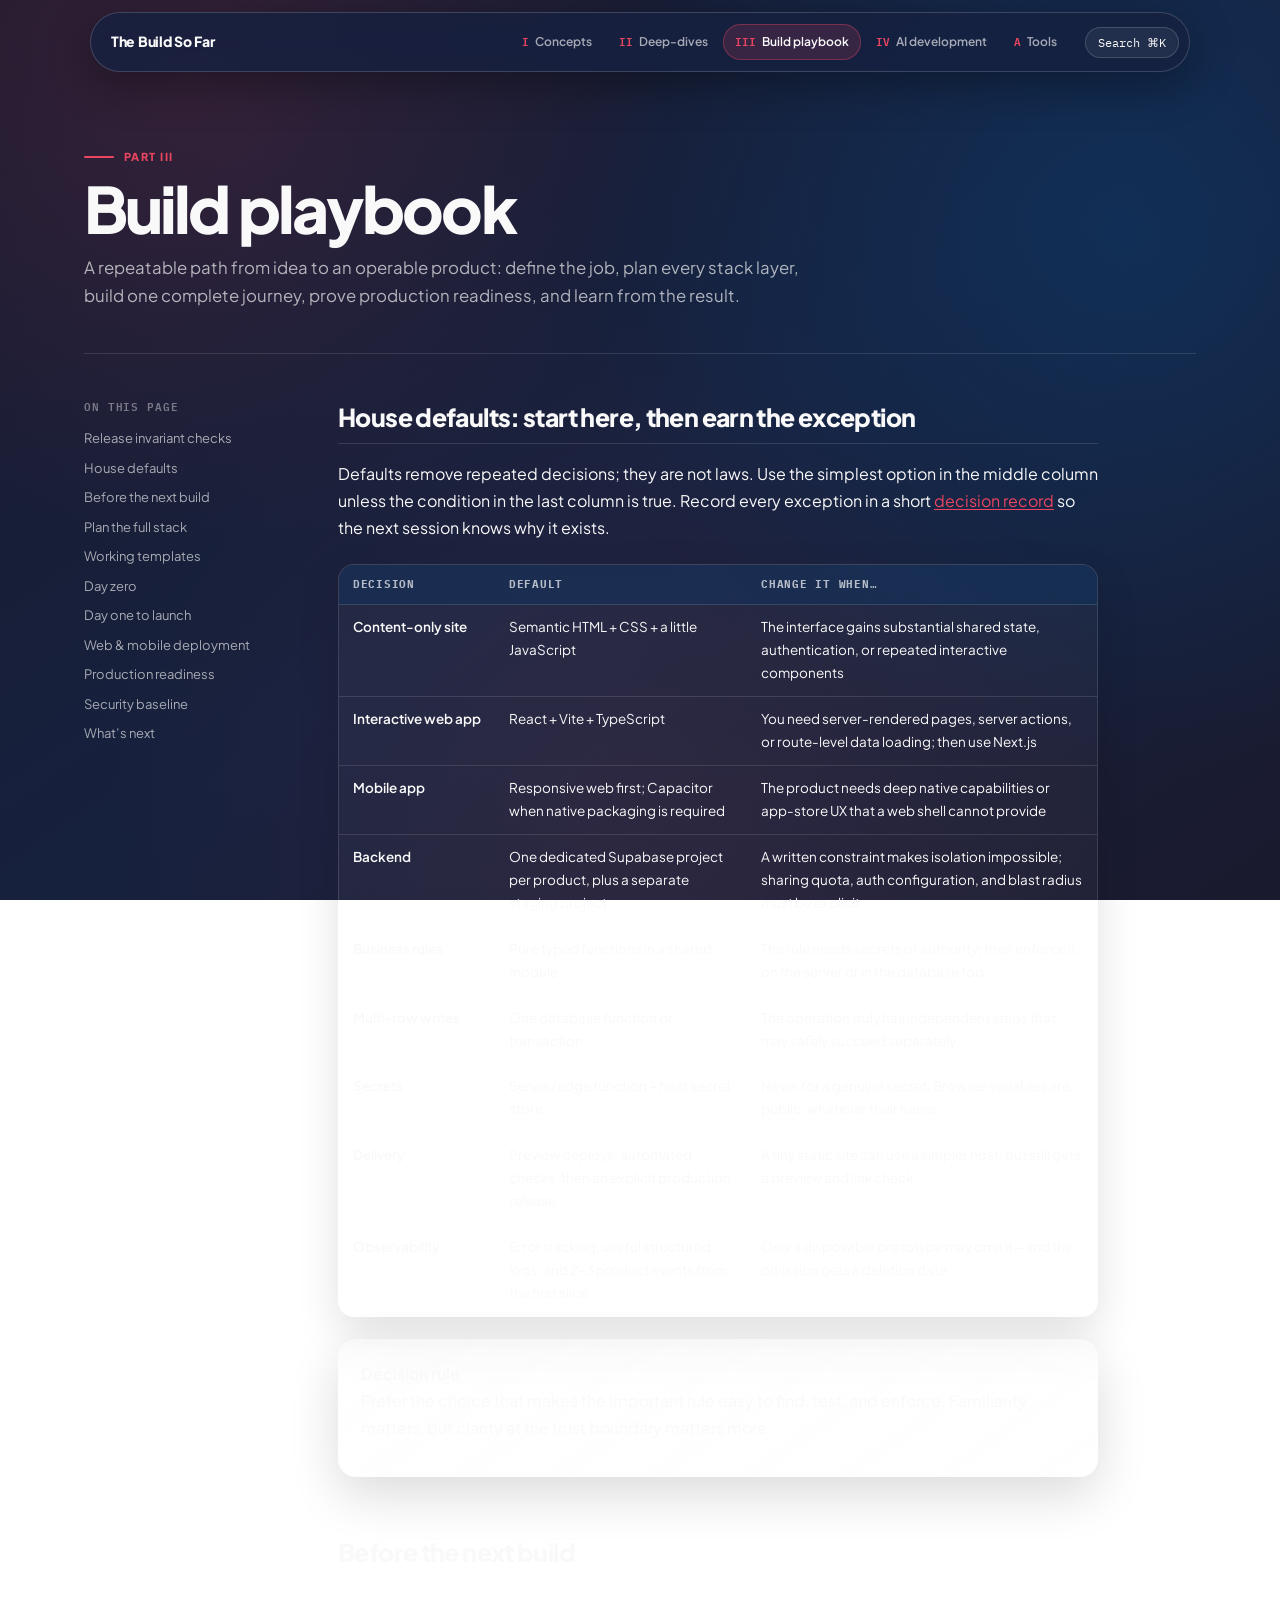
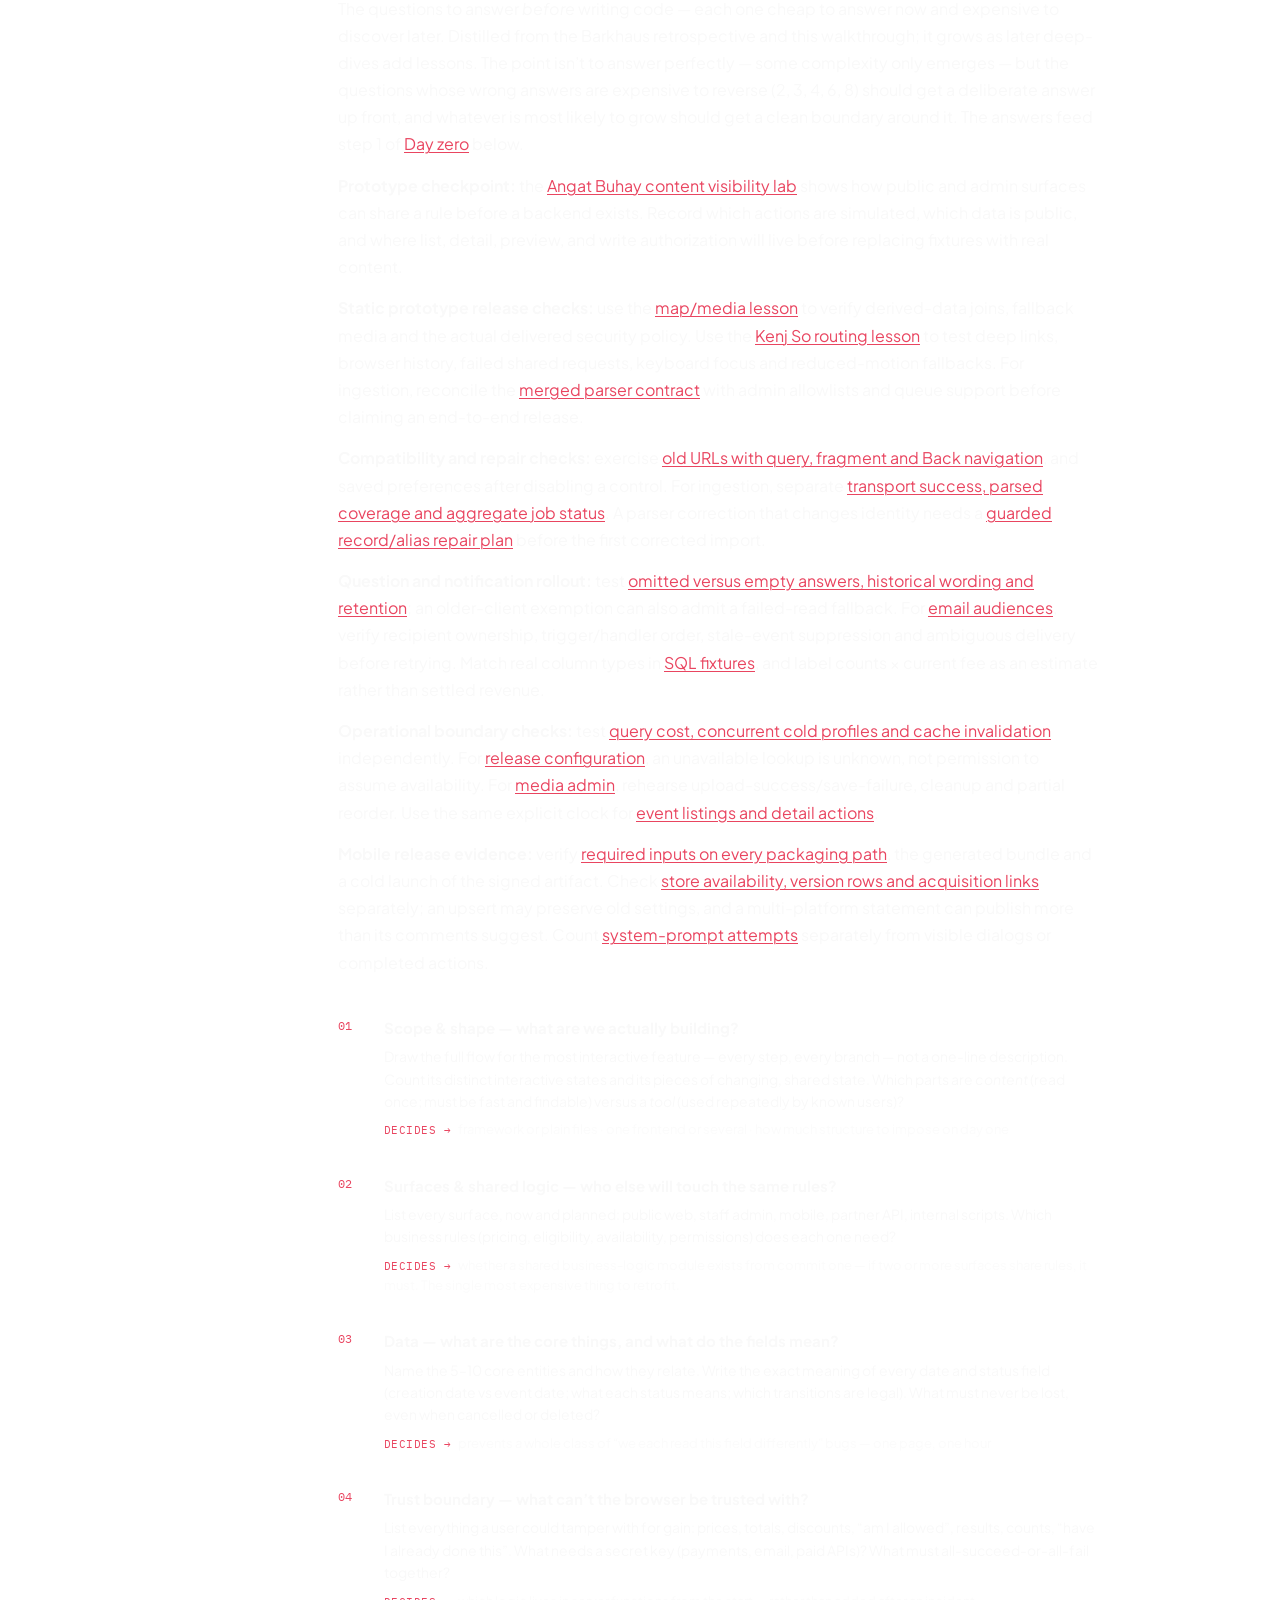
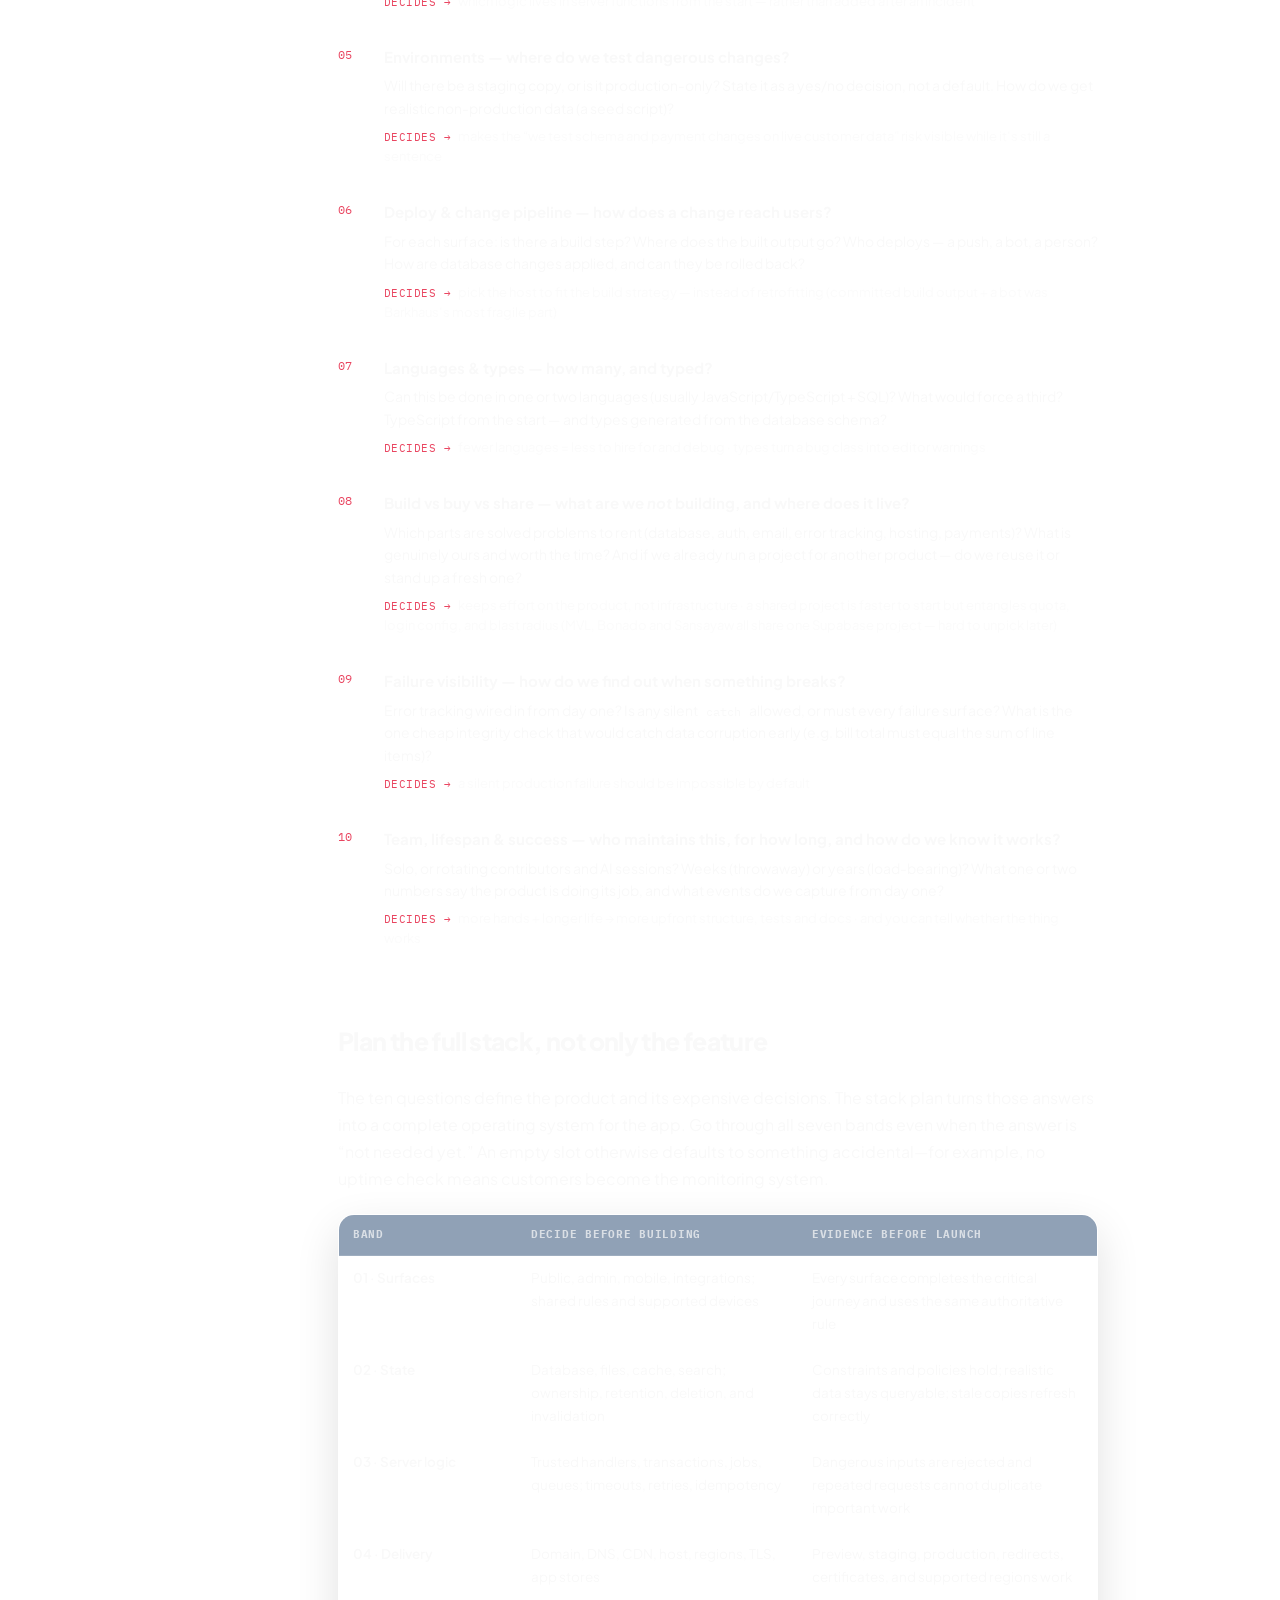
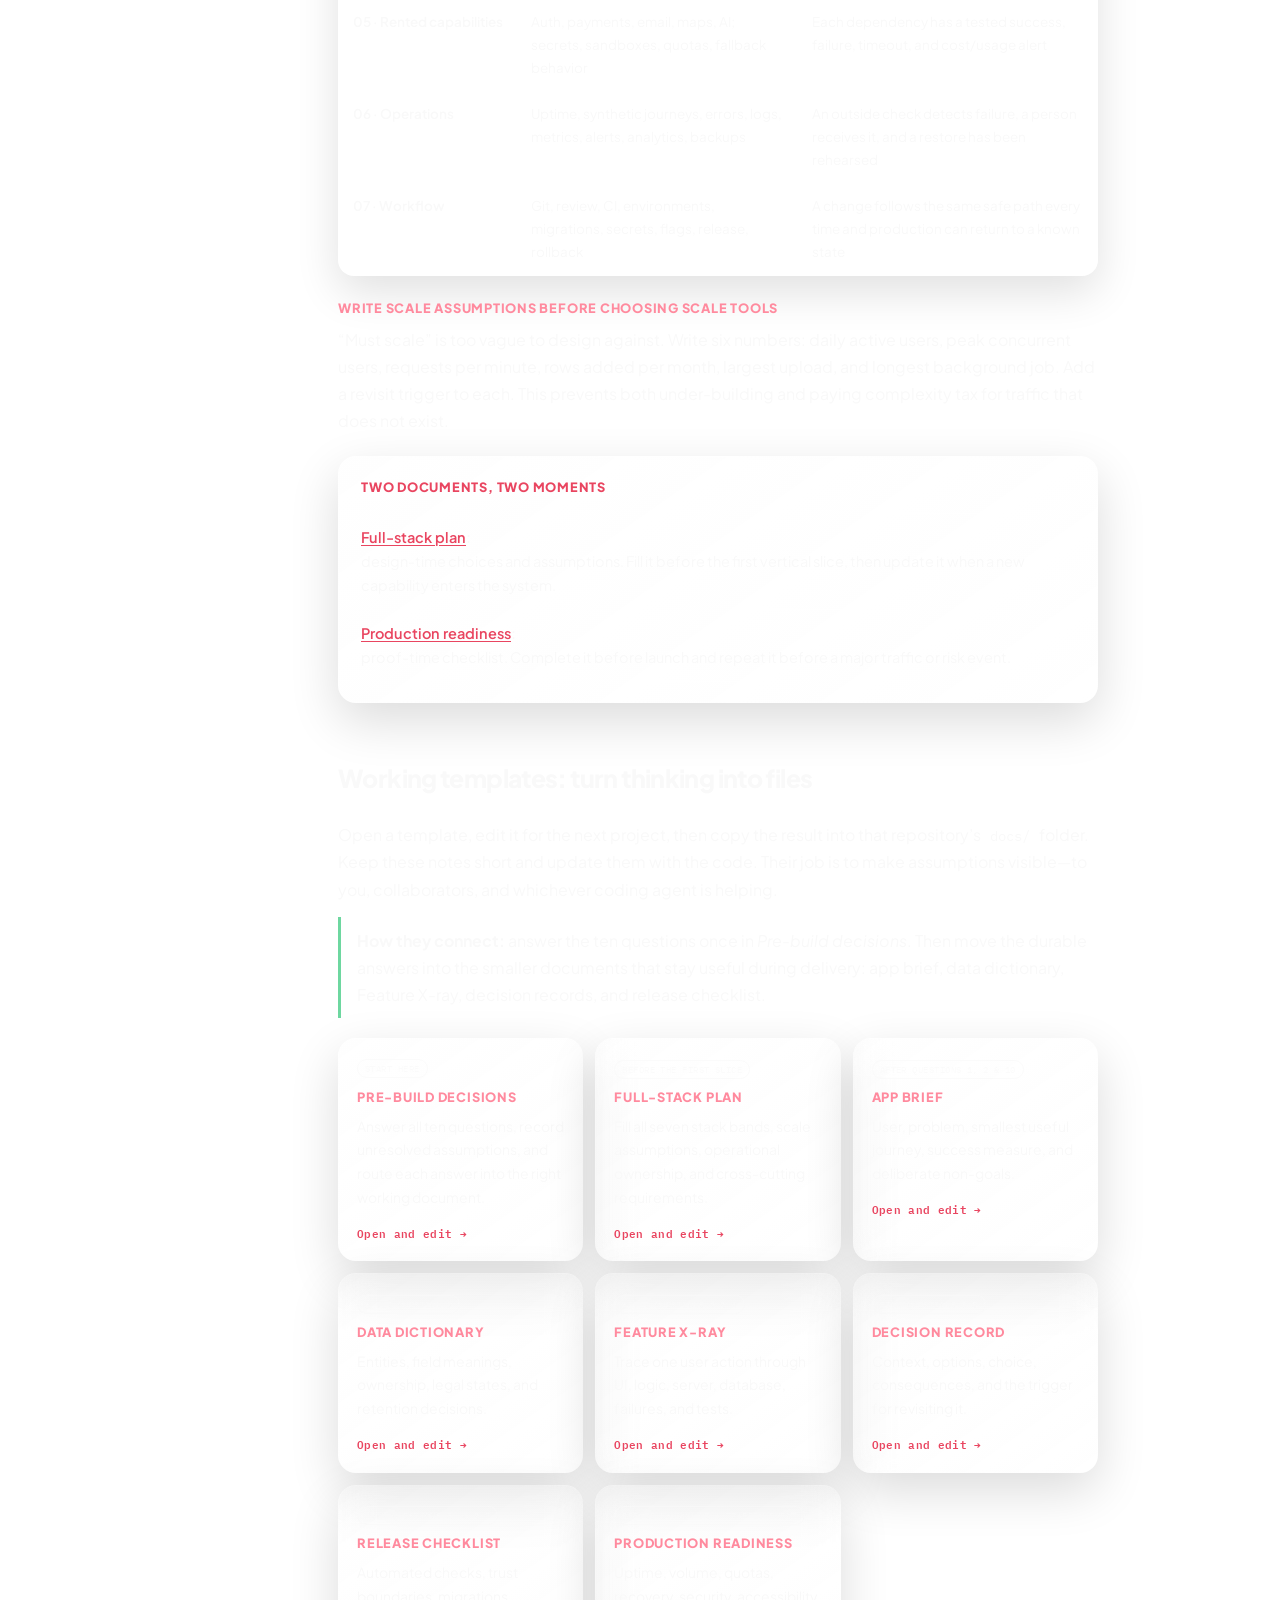
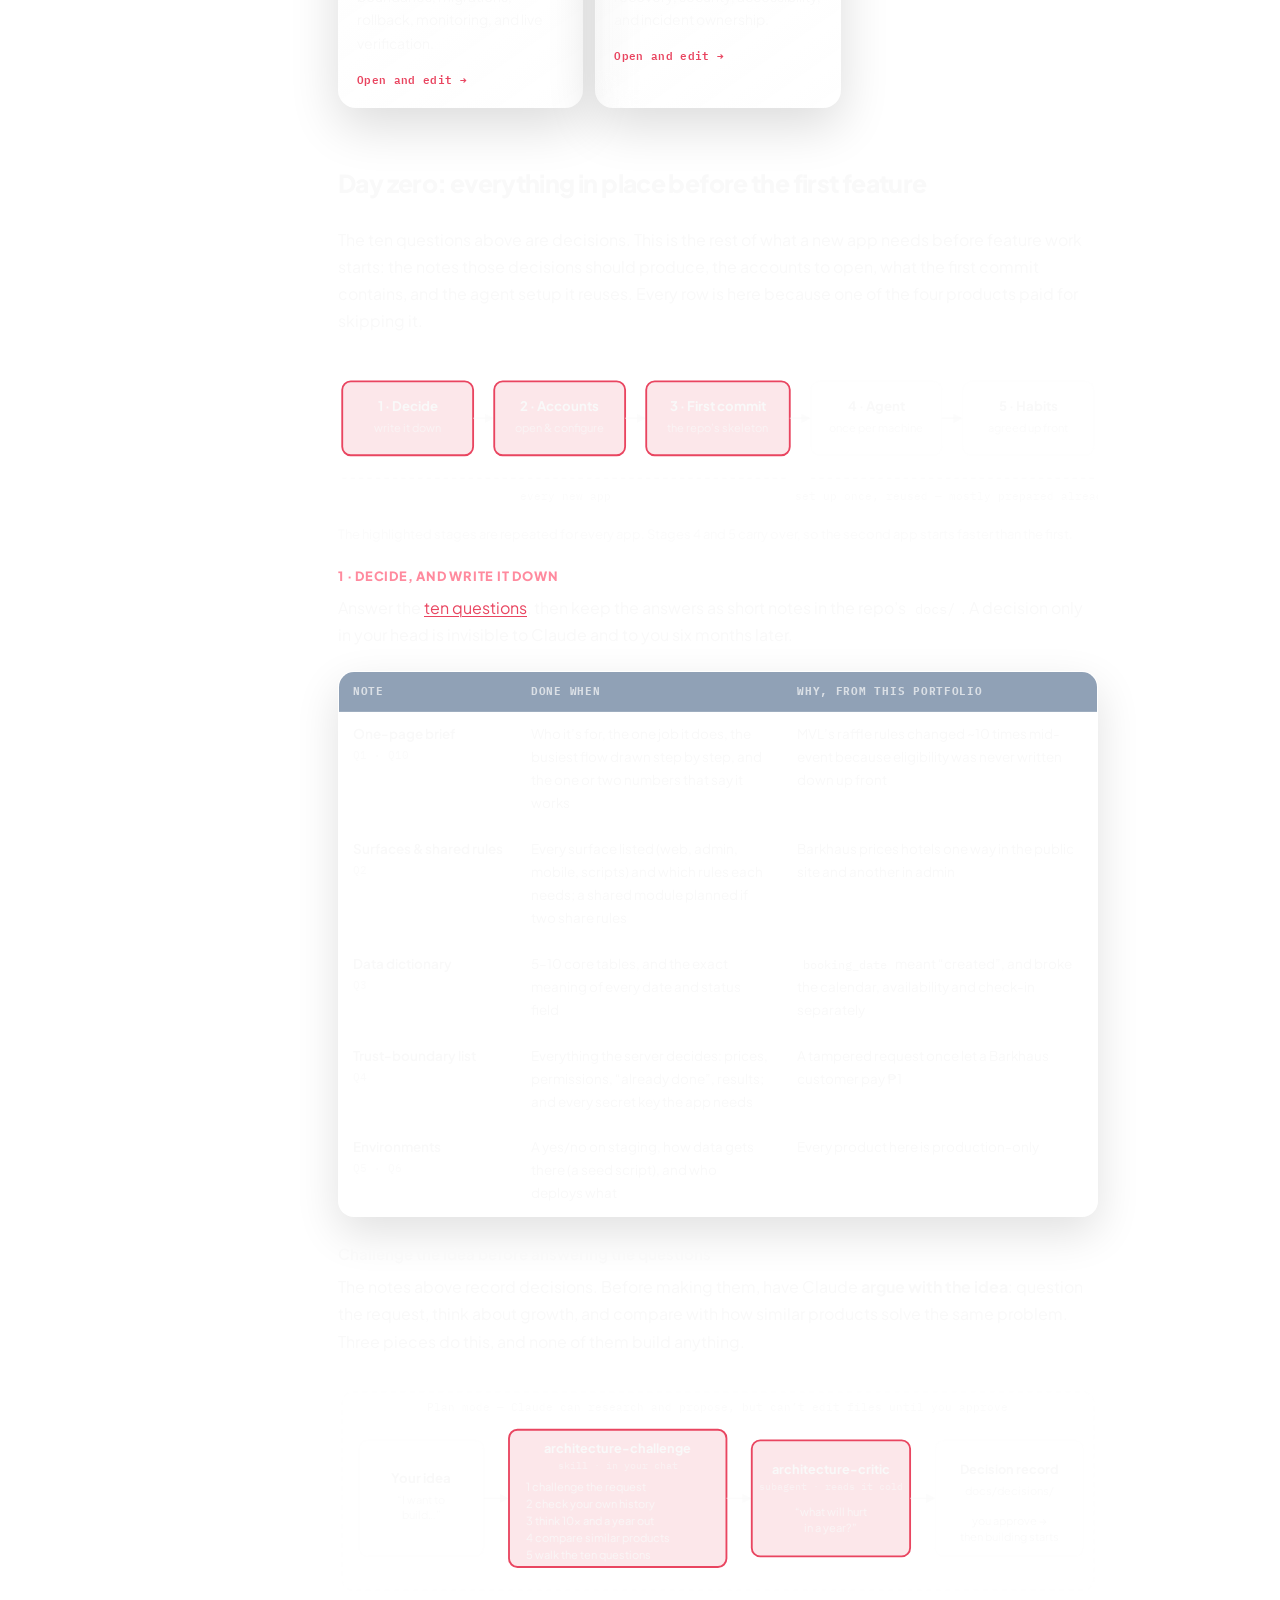
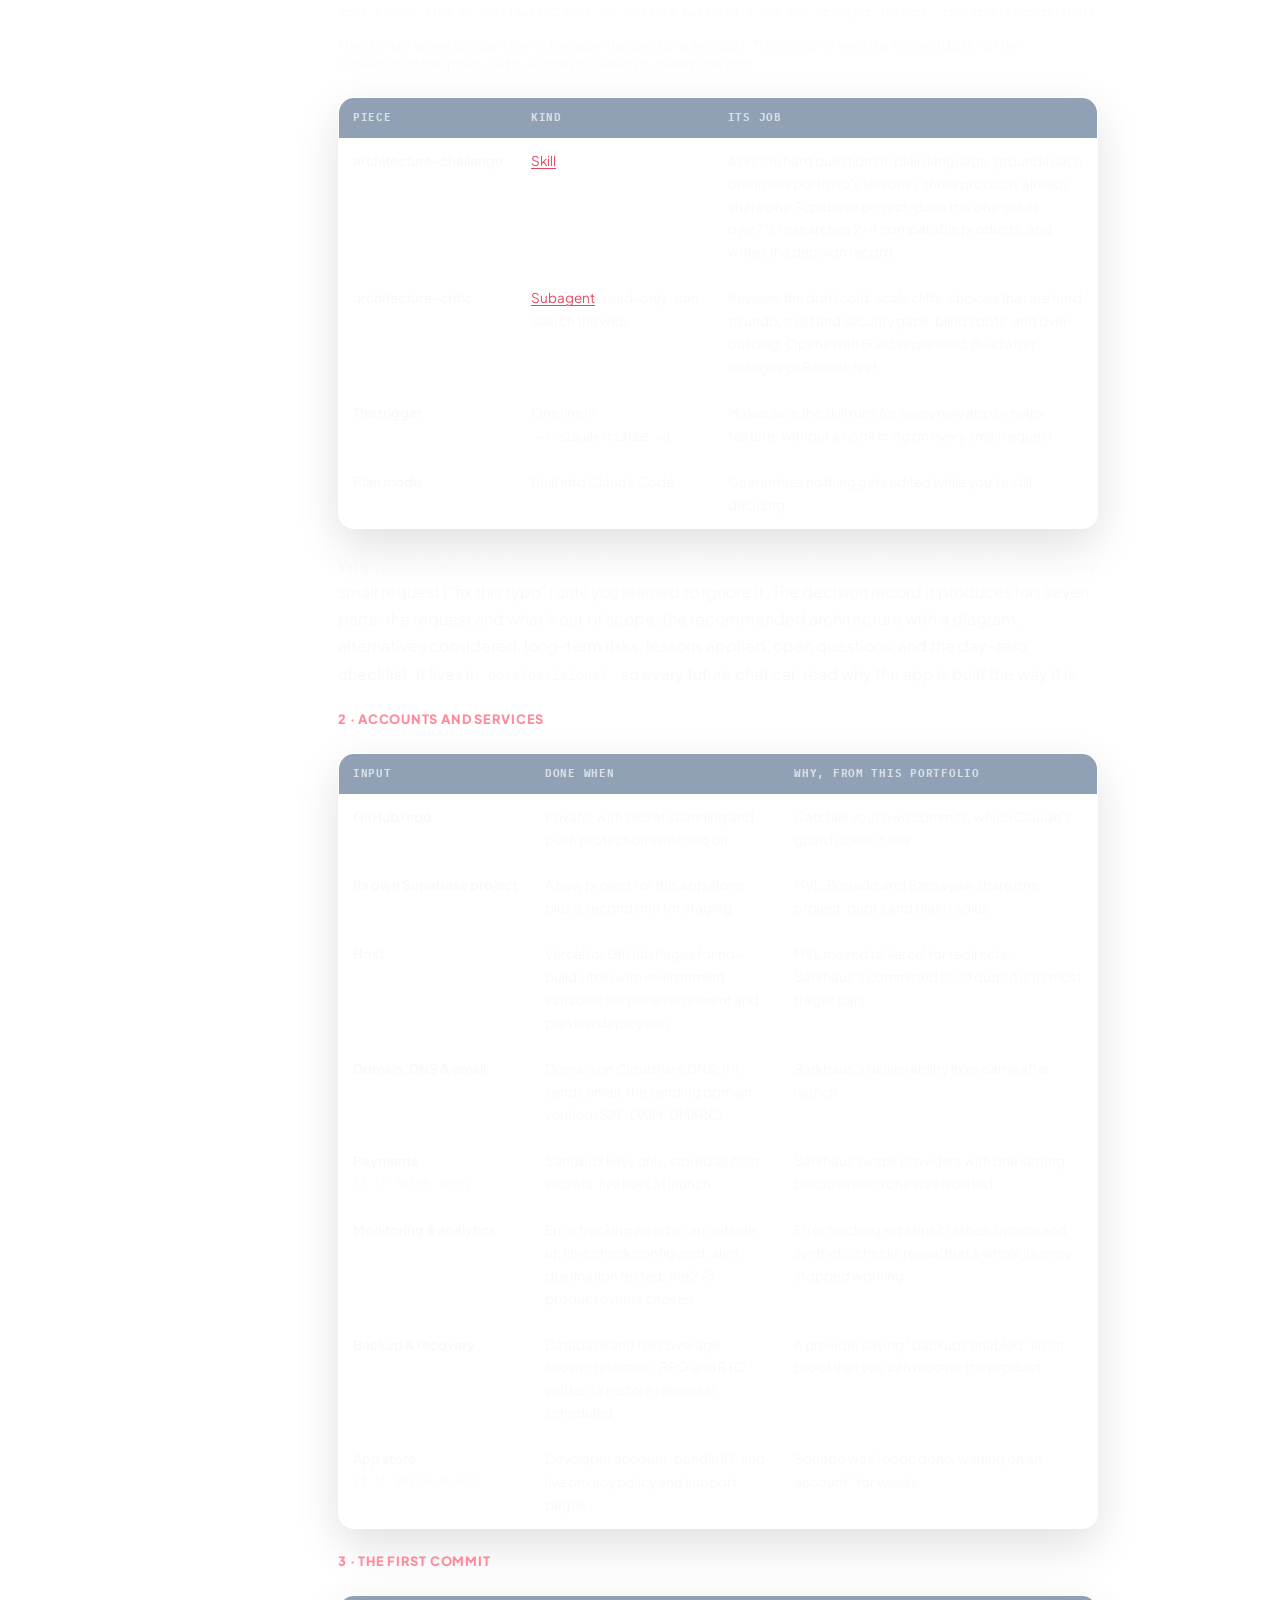
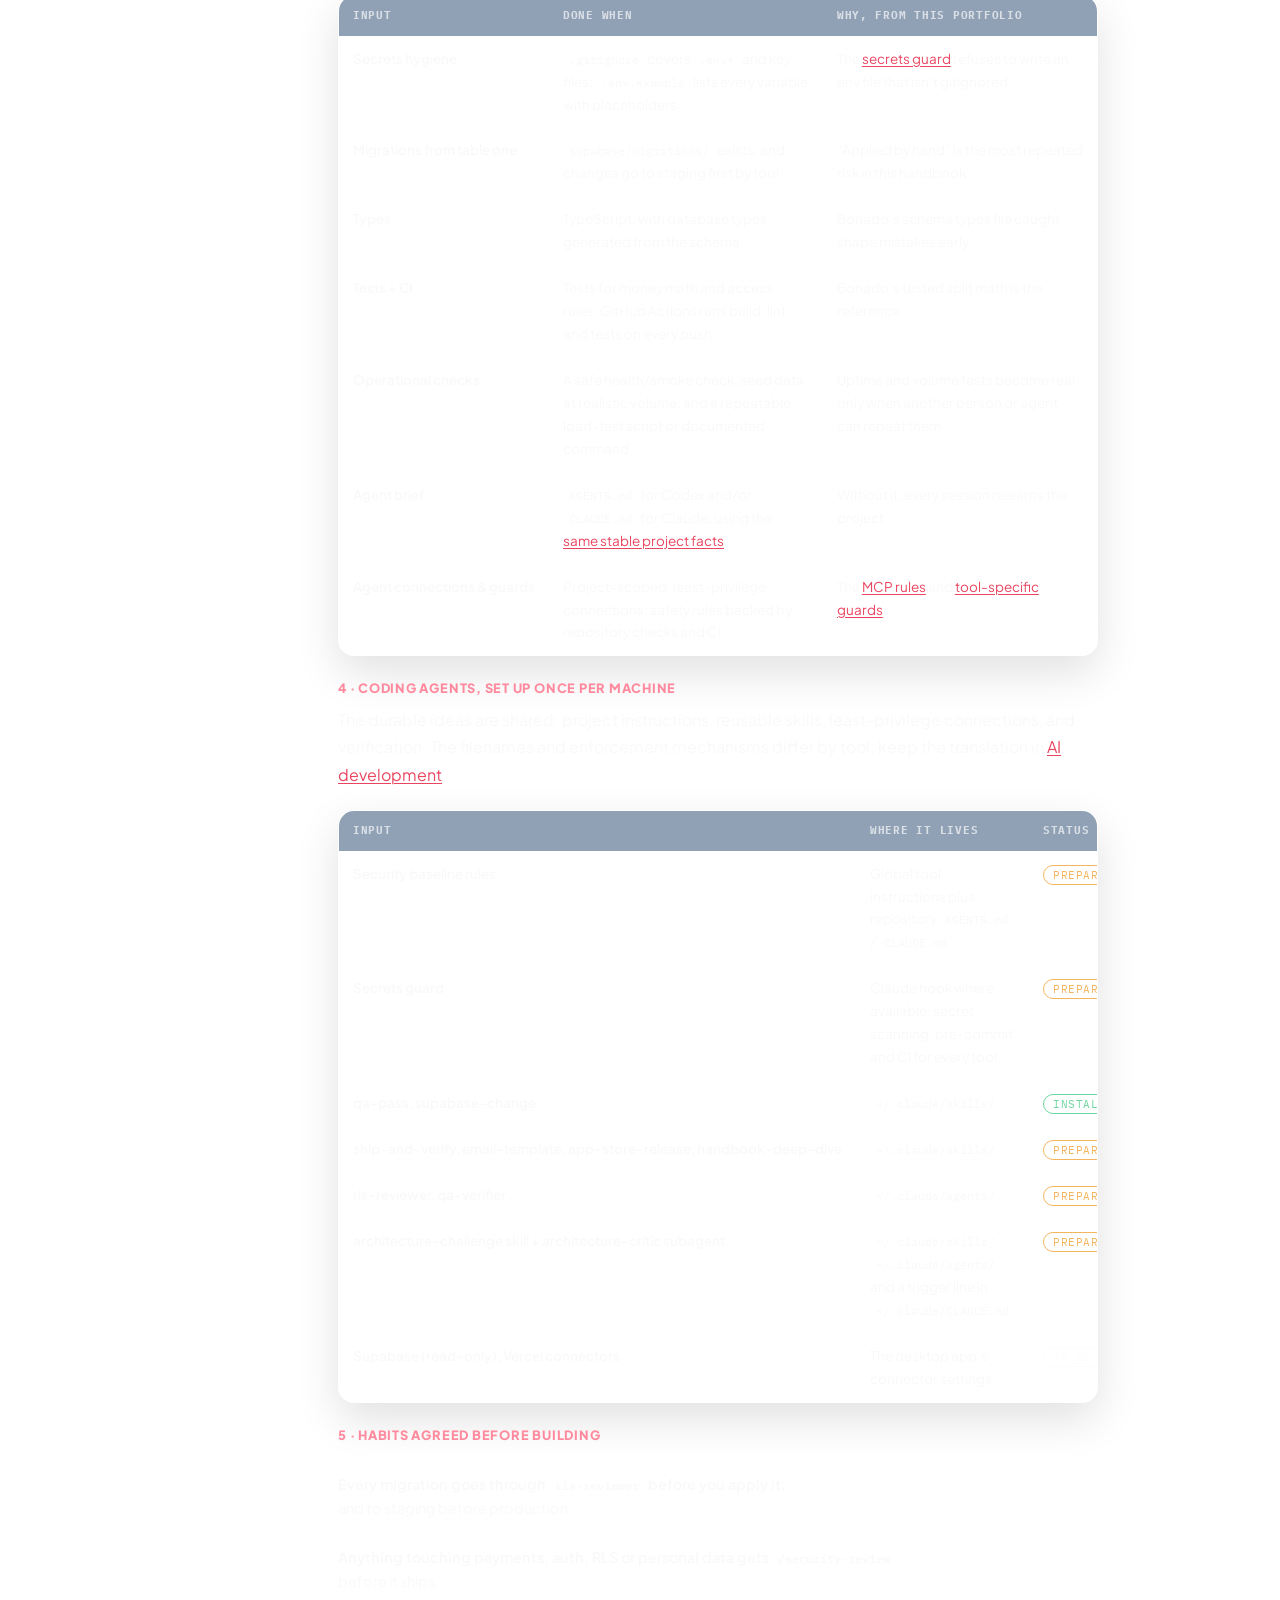
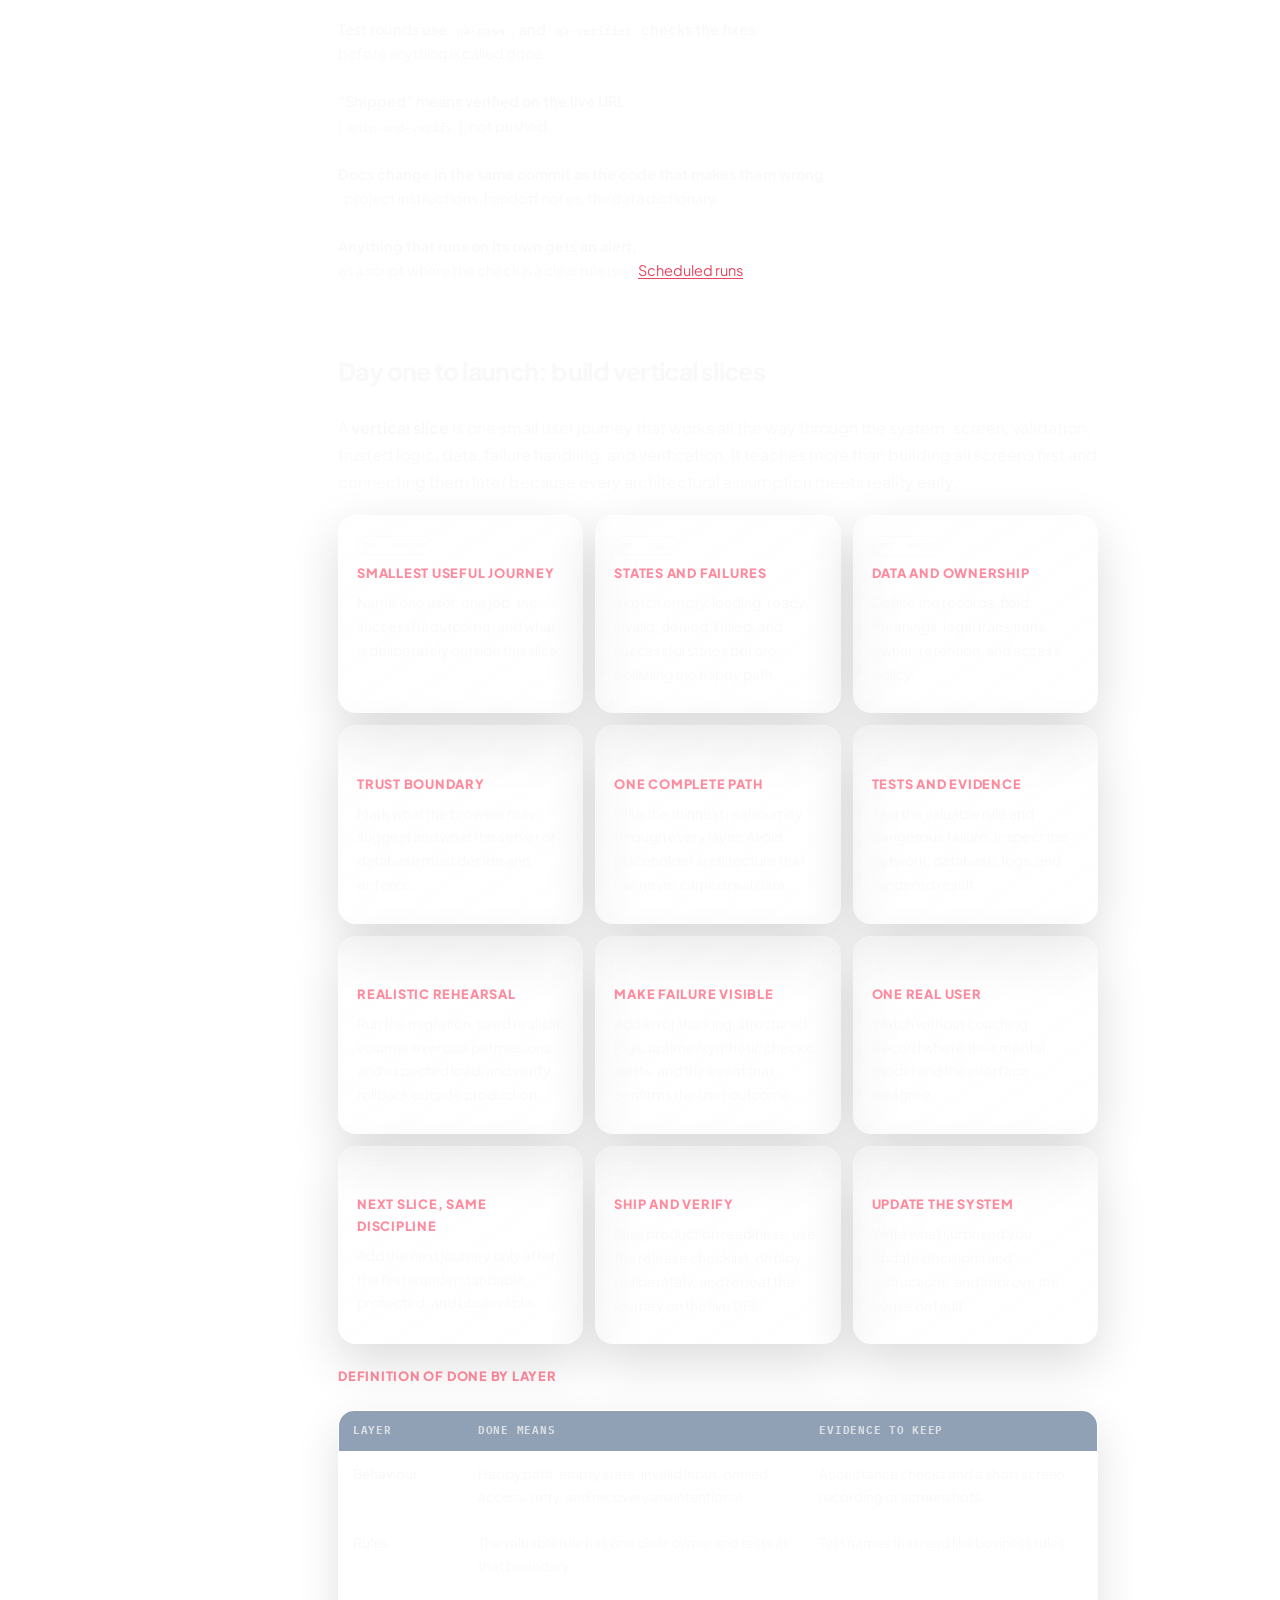
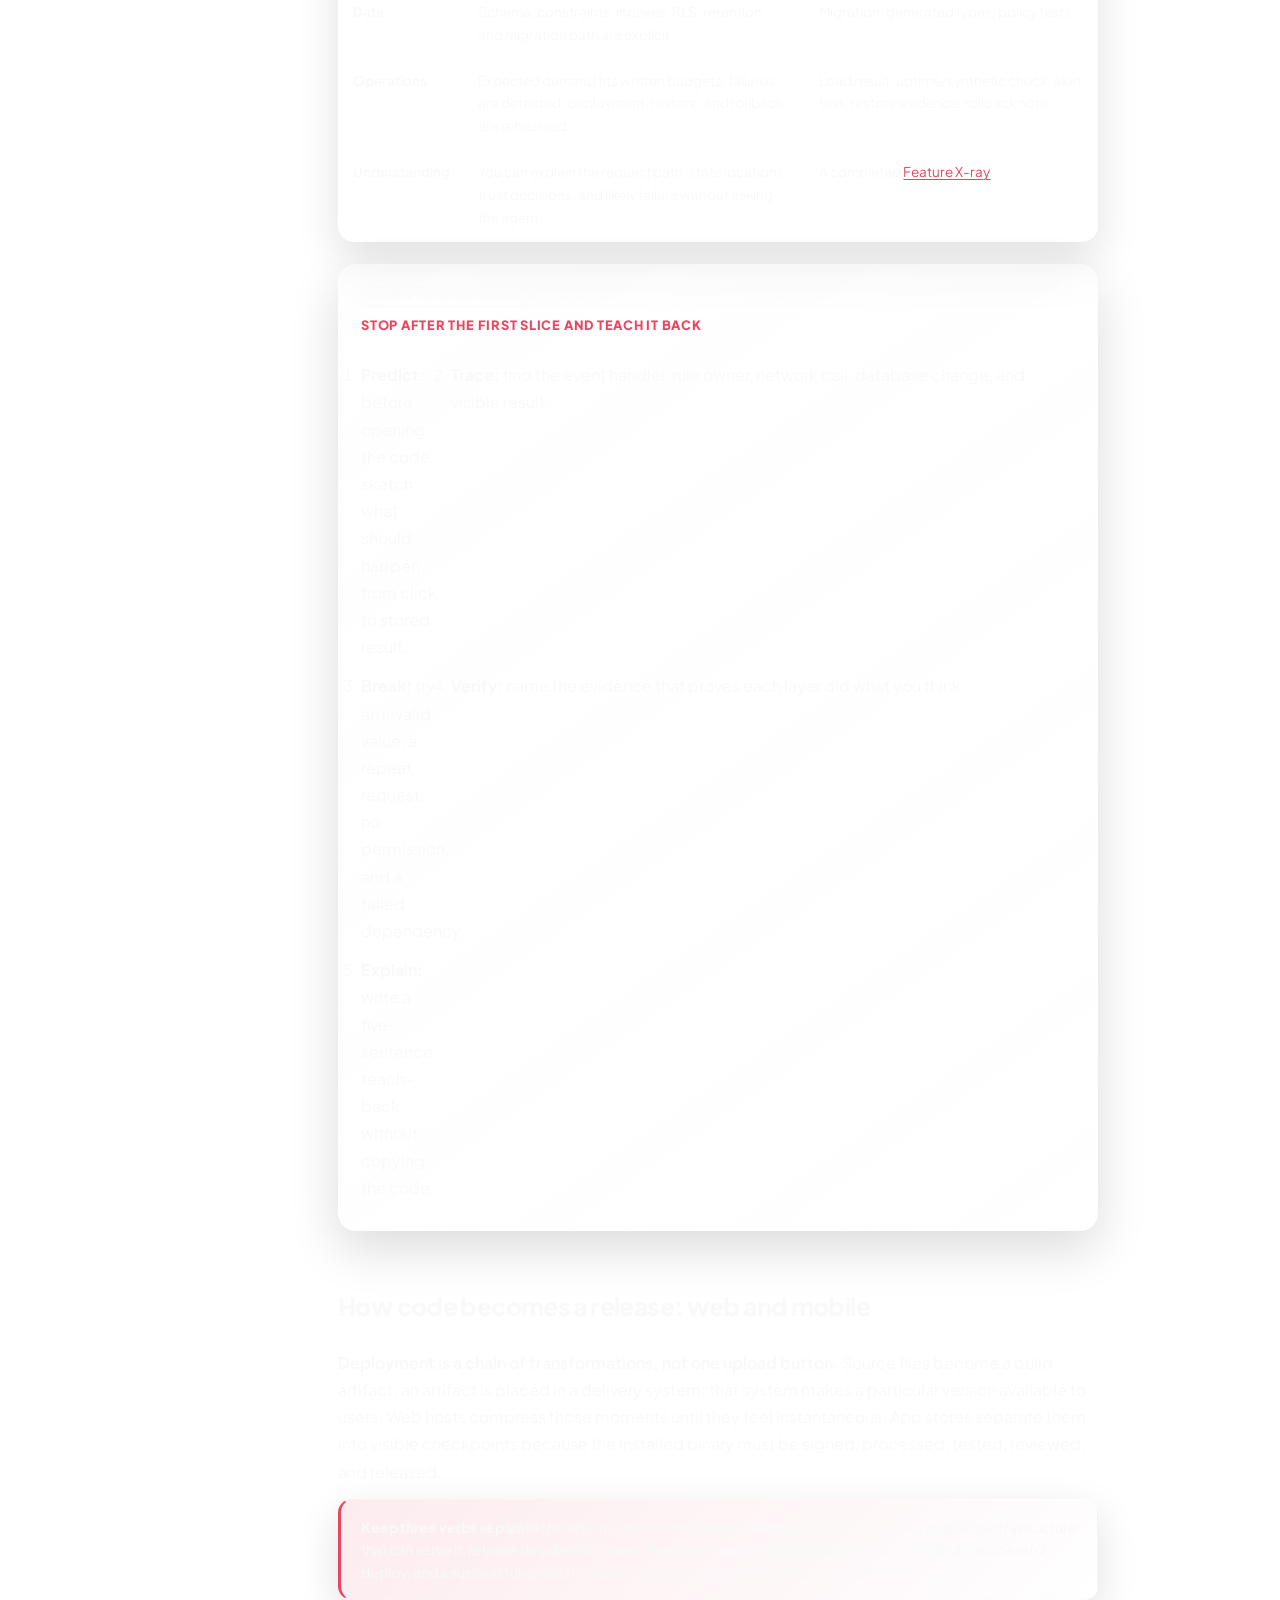
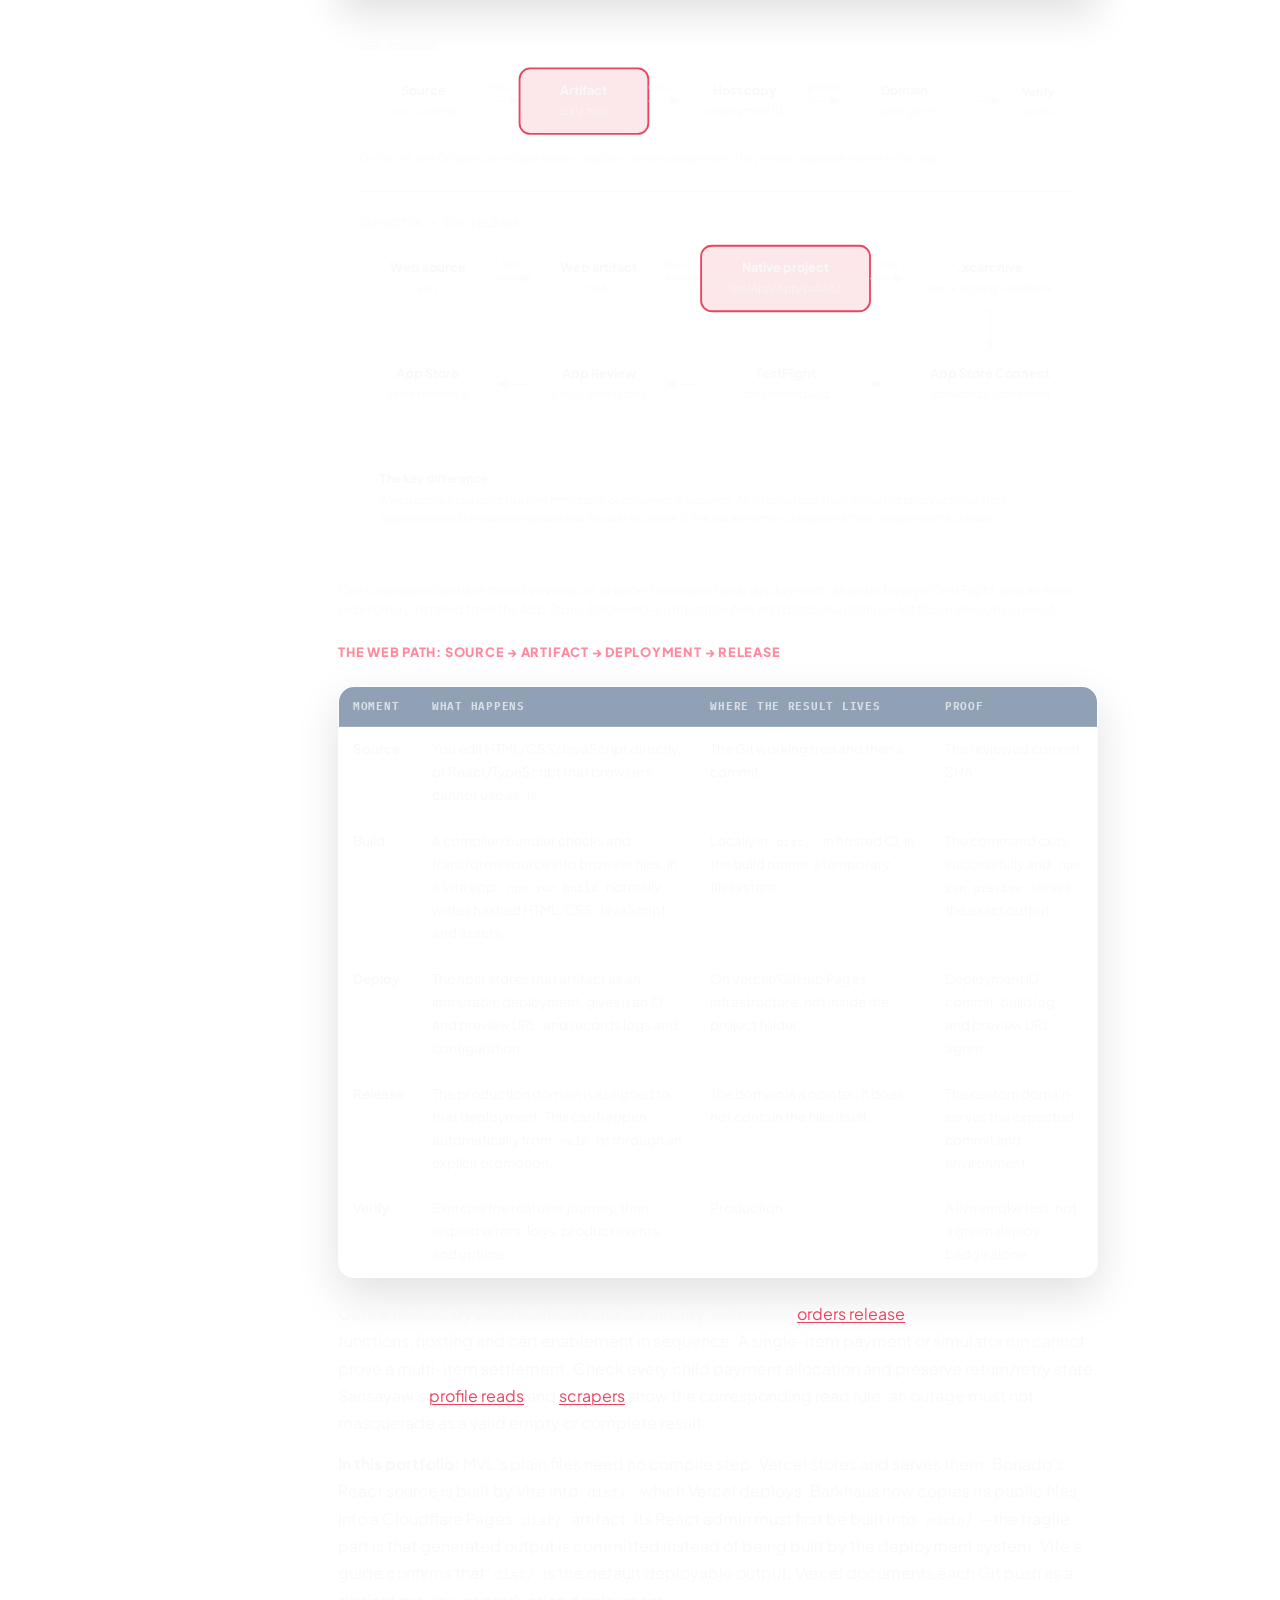
<file: the-build-so-far/together.html>
<!doctype html>
<html lang="en">
<head>
<meta charset="utf-8">
<meta name="viewport" content="width=device-width,initial-scale=1,viewport-fit=cover">
<title>Build playbook &middot; The Build So Far</title>
<meta name="description" content="A reusable playbook for turning an app idea into a safe, testable vertical slice and carrying it through launch and review.">
<meta name="robots" content="noindex, nofollow">
<link rel="preconnect" href="https://fonts.googleapis.com">
<link rel="preconnect" href="https://fonts.gstatic.com" crossorigin>
<link rel="stylesheet" href="https://fonts.googleapis.com/css2?family=IBM+Plex+Mono:wght@400;500&amp;family=Plus+Jakarta+Sans:wght@400;500;600;700;800&amp;display=swap">
<link rel="stylesheet" href="handbook.css?v=24.0">
<script src="handbook.js?v=20.3" defer></script>
</head>
<body>
<a class="skip" href="#main">Skip to content</a>
<header class="topbar">
  <a class="brand" href="index.html">The Build So Far</a>
  <nav class="parts" aria-label="Parts of the handbook">
      <a href="concepts.html"><span class="num">I</span>Concepts</a>
      <a href="deep-dives.html"><span class="num">II</span>Deep-dives</a>
      <a href="together.html" aria-current="page"><span class="num">III</span>Build playbook</a>
      <a href="ai.html"><span class="num">IV</span>AI development</a>
      <a href="tools.html"><span class="num">A</span>Tools</a>
  </nav>
</header>

<div class="hb-wrap">
  <header class="part-head">
    <p class="part-eyebrow">Part III</p>
    <h1 class="part-title">Build playbook</h1>
    <p class="part-sub">A repeatable path from idea to an operable product: define the job, plan every stack layer, build one complete journey, prove production readiness, and learn from the result.</p>
  </header>

  <div class="layout">
    <nav class="toc" aria-label="On this page">
      <p>On this page</p>
      <a href="#release-invariants">Release invariant checks</a>
      <a href="#house-default">House defaults</a>
      <a href="#prebuild">Before the next build</a>
      <a href="#stack-plan">Plan the full stack</a>
      <a href="#templates">Working templates</a>
      <a href="#day-zero">Day zero</a>
      <a href="#build-loop">Day one to launch</a>
      <a href="#deployment">Web &amp; mobile deployment</a>
      <a href="#production-readiness">Production readiness</a>
      <a href="#security-baseline">Security baseline</a>
      <a href="#next">What&rsquo;s next</a>
    </nav>

    <main id="main" class="content prose">
      <section id="house-default">
        <h2>House defaults: start here, then earn the exception</h2>
        <p>Defaults remove repeated decisions; they are not laws. Use the simplest option in the middle column unless the condition in the last column is true. Record every exception in a short <a href="templates/decision-record.md">decision record</a> so the next session knows why it exists.</p>

        <div class="table-scroll">
          <table>
            <thead><tr><th>Decision</th><th>Default</th><th>Change it when&hellip;</th></tr></thead>
            <tbody>
              <tr><td class="grp">Content-only site</td><td>Semantic HTML + CSS + a little JavaScript</td><td>The interface gains substantial shared state, authentication, or repeated interactive components</td></tr>
              <tr><td class="grp">Interactive web app</td><td>React + Vite + TypeScript</td><td>You need server-rendered pages, server actions, or route-level data loading; then use Next.js</td></tr>
              <tr><td class="grp">Mobile app</td><td>Responsive web first; Capacitor when native packaging is required</td><td>The product needs deep native capabilities or app-store UX that a web shell cannot provide</td></tr>
              <tr><td class="grp">Backend</td><td>One dedicated Supabase project per product, plus a separate staging project</td><td>A written constraint makes isolation impossible; sharing quota, auth configuration, and blast radius must be explicit</td></tr>
              <tr><td class="grp">Business rules</td><td>Pure typed functions in a shared module</td><td>The rule needs secrets or authority; then enforce it on the server or in the database too</td></tr>
              <tr><td class="grp">Multi-row writes</td><td>One database function or transaction</td><td>The operation truly has independent steps that may safely succeed separately</td></tr>
              <tr><td class="grp">Secrets</td><td>Server/edge function + host secret store</td><td>Never for a genuine secret. Browser variables are public, whatever their name</td></tr>
              <tr><td class="grp">Delivery</td><td>Preview deploys, automated checks, then an explicit production release</td><td>A tiny static site can use a simpler host, but still gets a preview and link check</td></tr>
              <tr><td class="grp">Observability</td><td>Error tracking, useful structured logs, and 2&ndash;3 product events from the first slice</td><td>Only a disposable prototype may omit it&mdash;and the omission gets a deletion date</td></tr>
            </tbody>
          </table>
        </div>
        <div class="learning-outcome"><strong>Decision rule</strong><p>Prefer the choice that makes the important rule easy to find, test, and enforce. Familiarity matters, but clarity at the trust boundary matters more.</p></div>
      </section>

      <section id="prebuild">
        <h2>Before the next build</h2>
        <p>The questions to answer <em>before</em> writing code &mdash; each one cheap to answer now and expensive to discover later. Distilled from the Barkhaus retrospective and this walkthrough; it grows as later deep-dives add lessons. The point isn&rsquo;t to answer perfectly &mdash; some complexity only emerges &mdash; but the questions whose wrong answers are expensive to reverse (2, 3, 4, 6, 8) should get a deliberate answer up front, and whatever is most likely to grow should get a clean boundary around it. The answers feed step 1 of <a href="#day-zero">Day zero</a> below.</p>

        <p><strong>Prototype checkpoint:</strong> the <a href="deep-dives.html#lab-ab-prototype">Angat Buhay content visibility lab</a> shows how public and admin surfaces can share a rule before a backend exists. Record which actions are simulated, which data is public, and where list, detail, preview, and write authorization will live before replacing fixtures with real content.</p>
        <p><strong>Static prototype release checks:</strong> use the <a href="deep-dives.html#ab-map-media">map/media lesson</a> to verify derived-data joins, fallback media and the actual delivered security policy. Use the <a href="deep-dives.html#kenjso-prototype">Kenj So routing lesson</a> to test deep links, browser history, failed shared requests, keyboard focus and reduced-motion fallbacks. For ingestion, reconcile the <a href="deep-dives.html#sansayaw-clique-validation">merged parser contract</a> with admin allowlists and queue support before claiming an end-to-end release.</p>
        <p><strong>Compatibility and repair checks:</strong> exercise <a href="deep-dives.html#ab-route-compatibility">old URLs with query, fragment and Back navigation</a>, and saved preferences after disabling a control. For ingestion, separate <a href="deep-dives.html#sansayaw-axis-products">transport success, parsed coverage and aggregate job status</a>. A parser correction that changes identity needs a <a href="deep-dives.html#sansayaw-ember-repair">guarded record/alias repair plan</a> before the first corrected import.</p>
        <p><strong>Question and notification rollout:</strong> test <a href="deep-dives.html#sansayaw-registration-questions">omitted versus empty answers, historical wording and retention</a>; an older-client exemption can also admit a failed-read fallback. For <a href="deep-dives.html#sansayaw-email-audiences">email audiences</a>, verify recipient ownership, trigger/handler order, stale-event suppression and ambiguous delivery before retrying. Match real column types in <a href="deep-dives.html#sansayaw-staff-roster">SQL fixtures</a>, and label counts &times; current fee as an estimate rather than settled revenue.</p>
        <p><strong>Operational boundary checks:</strong> test <a href="deep-dives.html#sansayaw-profile-load">query cost, concurrent cold profiles and cache invalidation</a> independently. For <a href="deep-dives.html#sansayaw-version-admin">release configuration</a>, an unavailable lookup is unknown, not permission to assume availability. For <a href="deep-dives.html#sansayaw-banner-admin">media admin</a>, rehearse upload-success/save-failure, cleanup and partial reorder. Use the same explicit clock for <a href="deep-dives.html#ab-fundraiser-dates">event listings and detail actions</a>.</p>
        <p><strong>Mobile release evidence:</strong> verify <a href="deep-dives.html#sansayaw-release-config">required inputs on every packaging path</a>, the generated bundle and a cold launch of the signed artifact. Check <a href="deep-dives.html#sansayaw-release-publication">store availability, version rows and acquisition links</a> separately; an upsert may preserve old settings, and a multi-platform statement can publish more than its comments suggest. Count <a href="deep-dives.html#sansayaw-review-attempts">system-prompt attempts</a> separately from visible dialogs or completed actions.</p>

        <ol class="checklist">
          <li>
            <b>Scope &amp; shape &mdash; what are we actually building?</b>
            <p class="q">Draw the full flow for the most interactive feature &mdash; every step, every branch &mdash; not a one-line description. Count its distinct interactive states and its pieces of changing, shared state. Which parts are <em>content</em> (read once; must be fast and findable) versus a <em>tool</em> (used repeatedly by known users)?</p>
            <p class="decides">framework or plain files &middot; one frontend or several &middot; how much structure to impose on day one</p>
          </li>
          <li>
            <b>Surfaces &amp; shared logic &mdash; who else will touch the same rules?</b>
            <p class="q">List every surface, now and planned: public web, staff admin, mobile, partner API, internal scripts. Which business rules (pricing, eligibility, availability, permissions) does each one need?</p>
            <p class="decides">whether a shared business-logic module exists from commit one &mdash; if two or more surfaces share rules, it must. The single most expensive thing to retrofit.</p>
          </li>
          <li>
            <b>Data &mdash; what are the core things, and what do the fields mean?</b>
            <p class="q">Name the 5&ndash;10 core entities and how they relate. Write the exact meaning of every date and status field (creation date vs event date; what each status means; which transitions are legal). What must never be lost, even when cancelled or deleted?</p>
            <p class="decides">prevents a whole class of &ldquo;we each read this field differently&rdquo; bugs &mdash; one page, one hour</p>
          </li>
          <li>
            <b>Trust boundary &mdash; what can&rsquo;t the browser be trusted with?</b>
            <p class="q">List everything a user could tamper with for gain: prices, totals, discounts, &ldquo;am I allowed&rdquo;, results, counts, &ldquo;have I already done this&rdquo;. What needs a secret key (payments, email, paid APIs)? What must all-succeed-or-all-fail together?</p>
            <p class="decides">which logic lives in server functions from the start &mdash; rather than added after an incident</p>
          </li>
          <li>
            <b>Environments &mdash; where do we test dangerous changes?</b>
            <p class="q">Will there be a staging copy, or is it production-only? State it as a yes/no decision, not a default. How do we get realistic non-production data (a seed script)?</p>
            <p class="decides">makes the &ldquo;we test schema and payment changes on live customer data&rdquo; risk visible while it&rsquo;s still a sentence</p>
          </li>
          <li>
            <b>Deploy &amp; change pipeline &mdash; how does a change reach users?</b>
            <p class="q">For each surface: is there a build step? Where does the built output go? Who deploys &mdash; a push, a bot, a person? How are database changes applied, and can they be rolled back?</p>
            <p class="decides">pick the host to fit the build strategy &mdash; instead of retrofitting (committed build output + a bot was Barkhaus&rsquo;s most fragile part)</p>
          </li>
          <li>
            <b>Languages &amp; types &mdash; how many, and typed?</b>
            <p class="q">Can this be done in one or two languages (usually JavaScript/TypeScript + SQL)? What would force a third? TypeScript from the start &mdash; and types generated from the database schema?</p>
            <p class="decides">fewer languages = less to hire for and debug &middot; types turn a bug class into editor warnings</p>
          </li>
          <li>
            <b>Build vs buy vs share &mdash; what are we <em>not</em> building, and where does it live?</b>
            <p class="q">Which parts are solved problems to rent (database, auth, email, error tracking, hosting, payments)? What is genuinely ours and worth the time? And if we already run a project for another product &mdash; do we reuse it or stand up a fresh one?</p>
            <p class="decides">keeps effort on the product, not infrastructure &middot; a shared project is faster to start but entangles quota, login config, and blast radius (MVL, Bonado and Sansayaw all share one Supabase project &mdash; hard to unpick later)</p>
          </li>
          <li>
            <b>Failure visibility &mdash; how do we find out when something breaks?</b>
            <p class="q">Error tracking wired in from day one? Is any silent <code>catch</code> allowed, or must every failure surface? What is the one cheap integrity check that would catch data corruption early (e.g. bill total must equal the sum of line items)?</p>
            <p class="decides">a silent production failure should be impossible by default</p>
          </li>
          <li>
            <b>Team, lifespan &amp; success &mdash; who maintains this, for how long, and how do we know it works?</b>
            <p class="q">Solo, or rotating contributors and AI sessions? Weeks (throwaway) or years (load-bearing)? What one or two numbers say the product is doing its job, and what events do we capture from day one?</p>
            <p class="decides">more hands + longer life &rarr; more upfront structure, tests and docs &middot; and you can tell whether the thing works</p>
          </li>
        </ol>
      </section>

      <section id="stack-plan">
        <h2>Plan the full stack, not only the feature</h2>
        <p>The ten questions define the product and its expensive decisions. The stack plan turns those answers into a complete operating system for the app. Go through all seven bands even when the answer is &ldquo;not needed yet.&rdquo; An empty slot otherwise defaults to something accidental&mdash;for example, no uptime check means customers become the monitoring system.</p>

        <div class="table-scroll">
          <table>
            <thead><tr><th>Band</th><th>Decide before building</th><th>Evidence before launch</th></tr></thead>
            <tbody>
              <tr><td class="grp">01 &middot; Surfaces</td><td>Public, admin, mobile, integrations; shared rules and supported devices</td><td>Every surface completes the critical journey and uses the same authoritative rule</td></tr>
              <tr><td class="grp">02 &middot; State</td><td>Database, files, cache, search; ownership, retention, deletion, and invalidation</td><td>Constraints and policies hold; realistic data stays queryable; stale copies refresh correctly</td></tr>
              <tr><td class="grp">03 &middot; Server logic</td><td>Trusted handlers, transactions, jobs, queues; timeouts, retries, idempotency</td><td>Dangerous inputs are rejected and repeated requests cannot duplicate important work</td></tr>
              <tr><td class="grp">04 &middot; Delivery</td><td>Domain, DNS, CDN, host, regions, TLS, app stores</td><td>Preview, staging, production, redirects, certificates, and supported regions work</td></tr>
              <tr><td class="grp">05 &middot; Rented capabilities</td><td>Auth, payments, email, maps, AI; secrets, sandboxes, quotas, fallback behavior</td><td>Each dependency has a tested success, failure, timeout, and cost/usage alert</td></tr>
              <tr><td class="grp">06 &middot; Operations</td><td>Uptime, synthetic journeys, errors, logs, metrics, alerts, analytics, backups</td><td>An outside check detects failure, a person receives it, and a restore has been rehearsed</td></tr>
              <tr><td class="grp">07 &middot; Workflow</td><td>Git, review, CI, environments, migrations, secrets, flags, release, rollback</td><td>A change follows the same safe path every time and production can return to a known state</td></tr>
            </tbody>
          </table>
        </div>

        <h3>Write scale assumptions before choosing scale tools</h3>
        <p>&ldquo;Must scale&rdquo; is too vague to design against. Write six numbers: daily active users, peak concurrent users, requests per minute, rows added per month, largest upload, and longest background job. Add a revisit trigger to each. This prevents both under-building and paying complexity tax for traffic that does not exist.</p>

        <div class="learning-outcome">
          <h3>Two documents, two moments</h3>
          <ul class="findings">
            <li><b><a href="templates/stack-plan.md" data-template data-template-title="Full-stack plan" aria-haspopup="dialog">Full-stack plan</a>:</b> design-time choices and assumptions. Fill it before the first vertical slice, then update it when a new capability enters the system.</li>
            <li><b><a href="templates/production-readiness.md" data-template data-template-title="Production readiness" aria-haspopup="dialog">Production readiness</a>:</b> proof-time checklist. Complete it before launch and repeat it before a major traffic or risk event.</li>
          </ul>
        </div>
      </section>

      <section id="templates">
        <h2>Working templates: turn thinking into files</h2>
        <p>Open a template, edit it for the next project, then copy the result into that repository&rsquo;s <code>docs/</code> folder. Keep these notes short and update them with the code. Their job is to make assumptions visible&mdash;to you, collaborators, and whichever coding agent is helping.</p>
        <p class="decision-default"><strong>How they connect:</strong> answer the ten questions once in <em>Pre-build decisions</em>. Then move the durable answers into the smaller documents that stay useful during delivery: app brief, data dictionary, Feature X-ray, decision records, and release checklist.</p>
        <div class="template-grid">
          <a class="template-card" href="templates/prebuild-decisions.md" data-template aria-haspopup="dialog"><span class="level-tag">Start here</span><h3>Pre-build decisions</h3><p>Answer all ten questions, record unresolved assumptions, and route each answer into the right working document.</p><span class="template-open">Open and edit &rarr;</span></a>
          <a class="template-card" href="templates/stack-plan.md" data-template aria-haspopup="dialog"><span class="level-tag">Before the first slice</span><h3>Full-stack plan</h3><p>Fill all seven stack bands, scale assumptions, operational ownership, and cross-cutting requirements.</p><span class="template-open">Open and edit &rarr;</span></a>
          <a class="template-card" href="templates/app-brief.md" data-template aria-haspopup="dialog"><span class="level-tag">After questions 1, 2 &amp; 10</span><h3>App brief</h3><p>User, problem, smallest useful journey, success measure, and deliberate non-goals.</p><span class="template-open">Open and edit &rarr;</span></a>
          <a class="template-card" href="templates/data-dictionary.md" data-template aria-haspopup="dialog"><span class="level-tag">After question 3</span><h3>Data dictionary</h3><p>Entities, field meanings, ownership, legal states, and retention decisions.</p><span class="template-open">Open and edit &rarr;</span></a>
          <a class="template-card" href="templates/feature-xray.md" data-template aria-haspopup="dialog"><span class="level-tag">After questions 2 &amp; 4</span><h3>Feature X-ray</h3><p>Trace one user action through UI, logic, server, database, failures, and tests.</p><span class="template-open">Open and edit &rarr;</span></a>
          <a class="template-card" href="templates/decision-record.md" data-template aria-haspopup="dialog"><span class="level-tag">From questions 5&ndash;8</span><h3>Decision record</h3><p>Context, options, choice, consequences, and the trigger for revisiting it.</p><span class="template-open">Open and edit &rarr;</span></a>
          <a class="template-card" href="templates/release-checklist.md" data-template aria-haspopup="dialog"><span class="level-tag">From questions 5, 6 &amp; 9</span><h3>Release checklist</h3><p>Automated checks, trust boundaries, migrations, rollback, monitoring, and live verification.</p><span class="template-open">Open and edit &rarr;</span></a>
          <a class="template-card" href="templates/production-readiness.md" data-template aria-haspopup="dialog"><span class="level-tag">Before launch or a traffic event</span><h3>Production readiness</h3><p>Uptime, volume, quotas, recovery, security, accessibility, and incident ownership.</p><span class="template-open">Open and edit &rarr;</span></a>
        </div>

<template data-template-source="templates/prebuild-decisions.md">
# Pre-build decisions: [project]

- **Date:**
- **Decision owner:**
- **Next review:**

Answer briefly. If an answer needs a long debate, create a decision record and link it here.

## 1. Scope and shape

- **Who is this for?**
- **What job must it do?**
- **Smallest useful user journey:**
- **Content, tool, or both?**
- **Important states and branches:**

## 2. Surfaces and shared logic

- **Surfaces now:**
- **Surfaces likely later:**
- **Rules shared by two or more surfaces:**
- **Where those shared rules will live:**

## 3. Data

- **Core entities:**
- **Important relationships:**
- **Date and status meanings that must not drift:**
- **What must be retained after cancellation or deletion:**

## 4. Trust boundary

- **Browser may suggest:**
- **Server or database must decide:**
- **Secrets required:**
- **Writes that must succeed or fail together:**

## 5. Environments

- **Production:**
- **Staging:** yes / no
- **How staging gets realistic data:**
- **What must never be tested in production:**

## 6. Deployment and change pipeline

- **Build step:**
- **Hosting:**
- **Preview process:**
- **Database migration process:**
- **Rollback or forward-fix plan:**

## 7. Languages and types

- **Languages:**
- **Why each is necessary:**
- **Type strategy:**
- **Database types generated:** yes / no

## 8. Build, buy, or share

| Capability | Build / buy / share | Choice | Why | Risk accepted |
|---|---|---|---|---|
| Database | | | | |
| Authentication | | | | |
| Hosting | | | | |
| Payments | | | | |
| Email | | | | |
| Analytics | | | | |

## 9. Failure visibility

- **Error tracking:**
- **Useful logs:**
- **Alerts:**
- **Cheap integrity check:**
- **Silent failures explicitly forbidden:**

## 10. Team, lifespan, and success

- **Maintainers:**
- **Expected lifespan:**
- **Primary success measure:**
- **Events captured from day one:**
- **Documentation and review discipline:**

## Decisions and outputs

- [ ] Complete `stack-plan.md` from all ten answers and the scale assumptions.
- [ ] Update `app-brief.md` from questions 1, 2, and 10.
- [ ] Update `data-dictionary.md` from question 3.
- [ ] Update the first `feature-xray.md` from questions 2 and 4.
- [ ] Create a `decision-record.md` for any hard-to-reverse choice in questions 5–8.
- [ ] Tailor `release-checklist.md` from questions 5, 6, and 9.
- [ ] Complete `production-readiness.md` before launch or a major traffic event.

## Unresolved questions

| Question | Owner | Needed by | Temporary assumption |
|---|---|---|---|
| | | | |
</template>

<template data-template-source="templates/stack-plan.md">
# Full-stack plan: [project]

- **Date:**
- **Owner:**
- **Critical user journey:**

## Scale assumptions

| Assumption | Launch | Expected peak | Revisit when |
|---|---:|---:|---|
| Daily active users | | | |
| Concurrent users | | | |
| Requests per minute | | | |
| Rows added per month | | | |
| Stored files / largest file | | | |
| Longest background job | | | |

## 01. Surfaces

- **Public web:**
- **Admin / internal:**
- **Mobile / native:**
- **Public API or integrations:**
- **Shared business rules and their owner:**

## 02. State

- **Primary database:**
- **Core entities:**
- **File storage:**
- **Cache and invalidation rule:**
- **Search or analytics store:**
- **Retention / export / deletion:**

## 03. Trusted server logic

- **Request handlers / edge functions:**
- **Database functions / transactions:**
- **Scheduled jobs:**
- **Queues / workers:**
- **Realtime:**
- **Timeout, retry, and idempotency rules:**

## 04. Delivery

- **Domain and registrar:**
- **DNS / CDN / TLS:**
- **Frontend host:**
- **Server or function host:**
- **App-store distribution:**
- **Regions / latency requirement:**

## 05. Rented capabilities

| Capability | Provider | Secret location | Sandbox / staging | Failure behavior | Quota / cost trigger |
|---|---|---|---|---|---|
| Authentication | | | | | |
| Payments | | | | | |
| Email / push / SMS | | | | | |
| Maps / media / AI / feeds | | | | | |

## 06. Operations

- **Uptime check:**
- **Synthetic critical journey:**
- **Error tracking:**
- **Logs and metrics:**
- **Alerts and owner:**
- **Product success events:**
- **Backup coverage:**
- **Restore test / RPO / RTO:**

## 07. Delivery workflow

- **Repository and review:**
- **CI checks:**
- **Local / preview / staging / production:**
- **Migration process:**
- **Secrets and configuration:**
- **Feature flags:**
- **Release and rollback:**

## Cross-cutting checks

- **Security:** trust boundaries, least privilege, rate limits, dependency scanning
- **Privacy:** collection, consent, retention, export, deletion
- **Accessibility:** keyboard, labels, contrast, zoom, reduced motion
- **Cost:** budgets, usage alerts, per-event services, likely scale cliff

## Gaps accepted for launch

| Gap | Why acceptable now | Owner | Deadline / trigger |
|---|---|---|---|
| | | | |
</template>

<template data-template-source="templates/app-brief.md">
# App brief

## The job

- **For:**
- **Problem:**
- **One sentence promise:**
- **Not in scope:**

## Critical user flow

1.
2.
3.

### Failure branches

- If:
- The user sees:
- The system preserves:

## Surfaces

| Surface | User | Rules it shares |
|---|---|---|
| | | |

## Success

- **Primary measure:**
- **Event captured:**
- **Review date:**
</template>

<template data-template-source="templates/data-dictionary.md">
# Data dictionary

## Core entities

| Entity | One row means | Owner | Deleted how? |
|---|---|---|---|
| | | | |

## Fields whose meaning must not drift

| Table.field | Exact meaning | Allowed values / transitions | Source of truth |
|---|---|---|---|
| | | | |

## Relationships and invariants

- Every ... must have ...
- The sum of ... must equal ...
- A cancelled ... keeps ...

## Personal data

| Field | Why needed | Retention | Export / deletion path |
|---|---|---|---|
| | | | |
</template>

<template data-template-source="templates/feature-xray.md">
# Feature X-ray: [feature]

## User intent

- **Starts at:**
- **Done when:**

## Trace

| Step | Layer | File / symbol | Input | Output / side effect |
|---|---|---|---|---|
| 1 | UI | | | |
| 2 | Browser logic | | | |
| 3 | Server / RPC | | | |
| 4 | Database | | | |
| 5 | UI response | | | |

## Trust boundary

- **Browser may suggest:**
- **Server must decide:**
- **Secrets used:**

## Failure behavior

| Failure | User sees | Data state | Retry behavior | Alert / log |
|---|---|---|---|---|
| | | | | |

## Proof

- **Automated test:**
- **Manual check:**
- **Production signal:**
</template>

<template data-template-source="templates/decision-record.md">
# Decision: [short title]

- **Date:**
- **Status:** proposed / accepted / replaced
- **Hard to reverse because:**

## Context

What problem or constraint forces a decision?

## Options

| Option | Benefits | Costs / risks |
|---|---|---|
| | | |

## Decision

What did we choose, and why now?

## Revisit when

Name the measurable condition that would make the decision wrong.
</template>

<template data-template-source="templates/release-checklist.md">
# Release checklist

- **Surface:** [web / iOS / Android / backend]
- **Source commit:**
- **Target environment:**
- **Release identity:** [deployment ID or version + build number]
- **Artifact:** [host build, archive path, AAB path, migration]

## Understand

- [ ] I can explain the changed flow from screen to stored result.
- [ ] I know which layer owns each business rule.
- [ ] I reviewed the diff, not only the agent's summary.

## Verify

- [ ] Build, type-check, lint, and relevant tests pass.
- [ ] Money, permissions, and multi-row writes have focused tests.
- [ ] Failure, retry, empty, and loading states were checked.
- [ ] Database changes ran in staging first and have a rollback or forward-fix plan.
- [ ] The artifact was built from the source commit above with the intended production configuration.

## Package and distribute

- [ ] **Web:** preview deployment checked; production domain points to the intended deployment.
- [ ] **iOS:** current web build synced; version/build incremented; Release tested on device; archive retained; uploaded build processed and tested through TestFlight.
- [ ] **Android:** current web build synced; version code incremented; signed AAB retained; test track passed.
- [ ] Store metadata, privacy answers, screenshots, support URL, review notes, and release controls are complete where applicable.

## Operate

- [ ] Logs contain enough context without secrets or personal data.
- [ ] Error tracking and the relevant alert are active.
- [ ] Documentation changed in the same commit as behavior.
- [ ] The deployed URL and production behavior were verified.
</template>

<template data-template-source="templates/production-readiness.md">
# Production readiness: [project / release]

- **Owner:**
- **Target date:**
- **Critical user journey:**
- **Expected peak:**

## Availability and detection

- [ ] An external uptime check covers the public entry point.
- [ ] A synthetic check exercises the critical journey or its safest meaningful subset.
- [ ] Browser and server error tracking identify the release that failed.
- [ ] Critical scheduled jobs report both failure and missing runs.
- [ ] Alerts reach a named person and have a tested destination.
- [ ] Product events prove that the user outcome completed.

## Performance and volume

- [ ] A performance budget exists for the critical journey: p95 latency, page weight, or completion time.
- [ ] Staging contains realistic row and file volume.
- [ ] Expected concurrent load passes within the budget.
- [ ] A short spike test shows predictable slowdown or rejection without data corruption.
- [ ] A soak test covers long-running jobs, connections, retries, and queue buildup where relevant.
- [ ] Slow queries have indexes, bounded pagination, and query plans checked.
- [ ] Volume tests use generated staging data, not customer production data.

## Limits and dependencies

- [ ] Database connections, storage, bandwidth, function duration, email, maps, AI, and other quotas are recorded.
- [ ] Usage and cost alerts fire before hard limits.
- [ ] Expensive or abuse-prone operations are rate-limited.
- [ ] External calls have timeouts and bounded retries.
- [ ] Retried writes and webhooks are idempotent.
- [ ] Each critical dependency has a user-visible failure or fallback behavior.

## Data safety and recovery

- [ ] Database constraints and transactions protect important invariants.
- [ ] Backup coverage and retention are known for the database and uploaded files.
- [ ] A restore has been rehearsed into a safe environment.
- [ ] Recovery point objective (RPO) and recovery time objective (RTO) are written down.
- [ ] The release has a rollback or forward-fix plan, including database changes.
- [ ] Data export, retention, and deletion paths work.

## Security and privacy

- [ ] Authentication and authorization are tested separately.
- [ ] Every exposed table, file bucket, and server function is default-closed and least-privilege.
- [ ] Prices, permissions, identity claims, and results are rechecked at a trusted boundary.
- [ ] Secrets are absent from code, logs, analytics, browser bundles, and committed files.
- [ ] Dependencies and the release diff have been security-reviewed.
- [ ] Personal data collection, consent, and retention match the privacy policy.

## Accessibility and compatibility

- [ ] The critical journey works with keyboard only.
- [ ] Controls have useful names, errors are announced, and focus moves intentionally.
- [ ] Contrast, zoom, reduced motion, loading, empty, error, and offline states are checked.
- [ ] Supported browsers and devices complete the critical journey.

## Delivery and incident ownership

- [ ] CI passes build, types, lint, tests, link checks, and migration checks.
- [ ] Preview and staging behavior were verified before production.
- [ ] Production configuration and feature flags are documented.
- [ ] A named person can pause jobs, disable the feature, roll back, and restore service.
- [ ] Incident notes include detect, assess, contain, recover, and learn.
- [ ] The live URL and critical journey were verified after release.

## Launch decision

- **Decision:** ready / ready with accepted gaps / not ready
- **Accepted gaps:**
- **Approver:**
- **Next readiness review:**
</template>
      </section>

      <section id="day-zero">
        <h2>Day zero: everything in place before the first feature</h2>
        <p>The ten questions above are decisions. This is the rest of what a new app needs before feature work starts: the notes those decisions should produce, the accounts to open, what the first commit contains, and the agent setup it reuses. Every row is here because one of the four products paid for skipping it.</p>

        <figure class="diagram">
          <svg viewBox="0 0 720 150" role="img" aria-label="Five stages left to right: 1 Decide, answer the ten questions and write them down; 2 Accounts, open the services the app will rent; 3 First commit, the repo's day-one contents; 4 Agent, the per-machine setup every project reuses; 5 Habits, the checks agreed before building. Stages 1 to 3 are done per app; stage 4 is done once per machine.">
            <defs>
              <marker id="ahdz" viewBox="0 0 10 10" refX="8" refY="5" markerWidth="7" markerHeight="7" orient="auto-start-reverse">
                <path class="arrowhead" d="M0 0 L10 5 L0 10 z"></path>
              </marker>
            </defs>
            <rect class="box box--key" x="4" y="24" width="124" height="70" rx="8"></rect>
            <text class="t t--title" x="66" y="52" text-anchor="middle" font-size="12.5">1 &middot; Decide</text>
            <text class="t" x="66" y="72" text-anchor="middle" font-size="10.5" opacity="0.7">write it down</text>
            <line class="edge" x1="128" y1="59" x2="146" y2="59" marker-end="url(#ahdz)"></line>
            <rect class="box box--key" x="148" y="24" width="124" height="70" rx="8"></rect>
            <text class="t t--title" x="210" y="52" text-anchor="middle" font-size="12.5">2 &middot; Accounts</text>
            <text class="t" x="210" y="72" text-anchor="middle" font-size="10.5" opacity="0.7">open &amp; configure</text>
            <line class="edge" x1="272" y1="59" x2="290" y2="59" marker-end="url(#ahdz)"></line>
            <rect class="box box--key" x="292" y="24" width="136" height="70" rx="8"></rect>
            <text class="t t--title" x="360" y="52" text-anchor="middle" font-size="12.5">3 &middot; First commit</text>
            <text class="t" x="360" y="72" text-anchor="middle" font-size="10.5" opacity="0.7">the repo&rsquo;s skeleton</text>
            <line class="edge" x1="428" y1="59" x2="446" y2="59" marker-end="url(#ahdz)"></line>
            <rect class="box" x="448" y="24" width="124" height="70" rx="8"></rect>
            <text class="t t--title" x="510" y="52" text-anchor="middle" font-size="12.5">4 &middot; Agent</text>
            <text class="t" x="510" y="72" text-anchor="middle" font-size="10.5" opacity="0.7">once per machine</text>
            <line class="edge" x1="572" y1="59" x2="590" y2="59" marker-end="url(#ahdz)"></line>
            <rect class="box" x="592" y="24" width="124" height="70" rx="8"></rect>
            <text class="t t--title" x="654" y="52" text-anchor="middle" font-size="12.5">5 &middot; Habits</text>
            <text class="t" x="654" y="72" text-anchor="middle" font-size="10.5" opacity="0.7">agreed up front</text>
            <line class="edge" x1="4" y1="116" x2="428" y2="116" stroke-dasharray="4 4"></line>
            <text class="lbl" x="216" y="136" text-anchor="middle" font-size="10">every new app</text>
            <line class="edge" x1="448" y1="116" x2="716" y2="116" stroke-dasharray="4 4"></line>
            <text class="lbl" x="582" y="136" text-anchor="middle" font-size="10">set up once, reused &mdash; mostly prepared already</text>
          </svg>
          <figcaption>The highlighted stages are repeated for every app. Stages 4 and 5 carry over, so the second app starts faster than the first.</figcaption>
        </figure>

        <h3>1 &middot; Decide, and write it down</h3>
        <p>Answer the <a href="#prebuild">ten questions</a>, then keep the answers as short notes in the repo&rsquo;s <code>docs/</code>. A decision only in your head is invisible to Claude and to you six months later.</p>
        <div class="table-scroll">
          <table>
            <thead><tr><th>Note</th><th>Done when</th><th>Why, from this portfolio</th></tr></thead>
            <tbody>
              <tr><td class="grp">One-page brief<span>Q1 &middot; Q10</span></td><td>Who it&rsquo;s for, the one job it does, the busiest flow drawn step by step, and the one or two numbers that say it works</td><td>MVL&rsquo;s raffle rules changed ~10 times mid-event because eligibility was never written down up front</td></tr>
              <tr><td class="grp">Surfaces &amp; shared rules<span>Q2</span></td><td>Every surface listed (web, admin, mobile, scripts) and which rules each needs; a shared module planned if two share rules</td><td>Barkhaus prices hotels one way in the public site and another in admin</td></tr>
              <tr><td class="grp">Data dictionary<span>Q3</span></td><td>5&ndash;10 core tables, and the exact meaning of every date and status field</td><td><code>booking_date</code> meant &ldquo;created&rdquo;, and broke the calendar, availability and check-in separately</td></tr>
              <tr><td class="grp">Trust-boundary list<span>Q4</span></td><td>Everything the server decides: prices, permissions, &ldquo;already done&rdquo;, results; and every secret key the app needs</td><td>A tampered request once let a Barkhaus customer pay &#8369;1</td></tr>
              <tr><td class="grp">Environments<span>Q5 &middot; Q6</span></td><td>A yes/no on staging, how data gets there (a seed script), and who deploys what</td><td>Every product here is production-only</td></tr>
            </tbody>
          </table>
        </div>

        <h4 style="font-size:0.95rem;font-weight:600;margin:24px 0 6px;">Challenge the idea before answering the questions</h4>
        <p>The notes above record decisions. Before making them, have Claude <strong>argue with the idea</strong>: question the request, think about growth, and compare with how similar products solve the same problem. Three pieces do this, and none of them build anything.</p>
        <figure class="diagram">
          <svg viewBox="0 0 720 236" role="img" aria-label="A flow from left to right. Your idea goes to the architecture-challenge skill, which runs in your chat: it challenges the request, checks your own history, thinks long-term, compares similar products and walks the ten questions. The draft plan goes to the architecture-critic subagent, which reviews it cold and returns objections. The result is a decision record in the repo's docs folder, which you approve before any code is written. Plan mode surrounds the whole flow so nothing is edited until you approve.">
            <defs>
              <marker id="ahac" viewBox="0 0 10 10" refX="8" refY="5" markerWidth="7" markerHeight="7" orient="auto-start-reverse">
                <path class="arrowhead" d="M0 0 L10 5 L0 10 z"></path>
              </marker>
            </defs>
            <rect class="box" x="4" y="14" width="712" height="188" rx="10" stroke-dasharray="5 4"></rect>
            <text class="lbl" x="360" y="32" text-anchor="middle" font-size="10">Plan mode &mdash; Claude can research and propose, but can&rsquo;t edit files until you approve</text>

            <rect class="box" x="20" y="60" width="118" height="110" rx="8"></rect>
            <text class="t t--title" x="79" y="100" text-anchor="middle" font-size="12.5">Your idea</text>
            <text class="t" x="79" y="120" text-anchor="middle" font-size="10.5" opacity="0.65">&ldquo;I want to</text>
            <text class="t" x="79" y="135" text-anchor="middle" font-size="10.5" opacity="0.65">build&hellip;&rdquo;</text>
            <line class="edge" x1="138" y1="115" x2="160" y2="115" marker-end="url(#ahac)"></line>

            <rect class="box box--key" x="162" y="50" width="206" height="130" rx="8"></rect>
            <text class="t t--title" x="265" y="72" text-anchor="middle" font-size="12">architecture-challenge</text>
            <text class="lbl" x="265" y="87" text-anchor="middle" font-size="9.5">skill &middot; in your chat</text>
            <text class="t" x="178" y="108" font-size="10.5" opacity="0.85">1 challenge the request</text>
            <text class="t" x="178" y="124" font-size="10.5" opacity="0.85">2 check your own history</text>
            <text class="t" x="178" y="140" font-size="10.5" opacity="0.85">3 think 10&times; and a year out</text>
            <text class="t" x="178" y="156" font-size="10.5" opacity="0.85">4 compare similar products</text>
            <text class="t" x="178" y="172" font-size="10.5" opacity="0.85">5 walk the ten questions</text>
            <line class="edge" x1="368" y1="115" x2="390" y2="115" marker-end="url(#ahac)"></line>

            <rect class="box box--key" x="392" y="60" width="150" height="110" rx="8"></rect>
            <text class="t t--title" x="467" y="92" text-anchor="middle" font-size="12">architecture-critic</text>
            <text class="lbl" x="467" y="107" text-anchor="middle" font-size="9.5">subagent &middot; reads it cold</text>
            <text class="t" x="467" y="132" text-anchor="middle" font-size="10.5" opacity="0.8">&ldquo;what will hurt</text>
            <text class="t" x="467" y="147" text-anchor="middle" font-size="10.5" opacity="0.8">in a year?&rdquo;</text>
            <line class="edge" x1="542" y1="115" x2="564" y2="115" marker-end="url(#ahac)"></line>

            <rect class="box" x="566" y="60" width="140" height="110" rx="8"></rect>
            <text class="t t--title" x="636" y="92" text-anchor="middle" font-size="12">Decision record</text>
            <text class="t" x="636" y="112" text-anchor="middle" font-size="10.5" opacity="0.7">docs/decisions/</text>
            <text class="t" x="636" y="140" text-anchor="middle" font-size="10.5" opacity="0.8">you approve &rarr;</text>
            <text class="t" x="636" y="155" text-anchor="middle" font-size="10.5" opacity="0.8">then building starts</text>

            <text class="lbl" x="360" y="226" text-anchor="middle" font-size="10">triggered by one line in ~/.claude/CLAUDE.md: &ldquo;before building a new app or major feature, run architecture-challenge&rdquo;</text>
          </svg>
          <figcaption>The skill runs where you can steer it, because the decisions are yours. The critic only sees the finished draft, not the conversation that produced it, so it has no reason to defend the plan.</figcaption>
        </figure>
        <div class="table-scroll">
          <table>
            <thead><tr><th>Piece</th><th>Kind</th><th>Its job</th></tr></thead>
            <tbody>
              <tr><td class="grp">architecture-challenge</td><td><a href="ai.html#skills">Skill</a></td><td>Asks the hard questions in plain language, grounds each one in this portfolio&rsquo;s lessons (&ldquo;three products already share one Supabase project; does this one get its own?&rdquo;), researches 2&ndash;4 comparable products, and writes the decision record</td></tr>
              <tr><td class="grp">architecture-critic</td><td><a href="ai.html#subagents">Subagent</a> &middot; read-only &middot; can search the web</td><td>Reviews the draft cold: scale cliffs, choices that are hard to undo, trust and security gaps, blind spots, and over-building. Opens with <em>Build as planned</em>, <em>Build after changes</em> or <em>Rethink first</em>.</td></tr>
              <tr><td class="grp">The trigger</td><td>One line in <code>~/.claude/CLAUDE.md</code></td><td>Makes sure the skill runs for every new app or major feature, without a hook firing on every small request</td></tr>
              <tr><td class="grp">Plan mode</td><td>Built into Claude Code</td><td>Guarantees nothing gets edited while you&rsquo;re still deciding</td></tr>
            </tbody>
          </table>
        </div>
        <p><strong>Why not a hook?</strong> A hook runs a fixed command. It can&rsquo;t reason about an idea, and it would fire on every small request (&ldquo;fix this typo&rdquo;) until you learned to ignore it. The decision record it produces has seven parts: the request and what&rsquo;s out of scope, the recommended architecture with a diagram, alternatives considered, long-term risks, lessons applied, open questions, and the day-zero checklist. It lives in <code>docs/decisions/</code>, so every future chat can read why the app is built the way it is.</p>

        <h3>2 &middot; Accounts and services</h3>
        <div class="table-scroll">
          <table>
            <thead><tr><th>Input</th><th>Done when</th><th>Why, from this portfolio</th></tr></thead>
            <tbody>
              <tr><td class="grp">GitHub repo</td><td>Private, with secret scanning and push protection switched on</td><td>Catches your own commits, which Claude&rsquo;s guard doesn&rsquo;t see</td></tr>
              <tr><td class="grp">Its own Supabase project</td><td>A new project for this app alone, plus a second one for staging</td><td>MVL, Bonado and Sansayaw share one project, quota and blast radius</td></tr>
              <tr><td class="grp">Host</td><td>Vercel (or GitHub Pages for no-build sites) with environment variables set per environment and preview deploys on</td><td>MVL moved to Vercel for redirects; Barkhaus&rsquo;s committed build output is its most fragile part</td></tr>
              <tr><td class="grp">Domain, DNS &amp; email</td><td>Domain on Cloudflare DNS; if it sends email, the sending domain verified (SPF, DKIM, DMARC)</td><td>Barkhaus&rsquo;s deliverability fixes came after launch</td></tr>
              <tr><td class="grp">Payments <span>if it takes money</span></td><td>Sandbox keys only, stored as host secrets; live keys at launch</td><td>Barkhaus swaps providers with one setting because each one was isolated</td></tr>
              <tr><td class="grp">Monitoring &amp; analytics</td><td>Error tracking wired in; an outside uptime check configured; alert destination tested; the 2&ndash;3 product events chosen</td><td>Error tracking explains crashes; uptime and synthetic checks reveal that a whole journey stopped working</td></tr>
              <tr><td class="grp">Backup &amp; recovery</td><td>Database and file coverage known; retention, RPO and RTO written; a restore rehearsal scheduled</td><td>A provider saying &ldquo;backups enabled&rdquo; is not proof that you can recover the product</td></tr>
              <tr><td class="grp">App store <span>if it ships an app</span></td><td>Developer account, bundle ID, and live privacy policy and support pages</td><td>Bonado was &ldquo;code done, waiting on an account&rdquo; for weeks</td></tr>
            </tbody>
          </table>
        </div>

        <h3>3 &middot; The first commit</h3>
        <div class="table-scroll">
          <table>
            <thead><tr><th>Input</th><th>Done when</th><th>Why, from this portfolio</th></tr></thead>
            <tbody>
              <tr><td class="grp">Secrets hygiene</td><td><code>.gitignore</code> covers <code>.env*</code> and key files; <code>.env.example</code> lists every variable with placeholders</td><td>The <a href="#security-baseline">secrets guard</a> refuses to write an env file that isn&rsquo;t gitignored</td></tr>
              <tr><td class="grp">Migrations from table one</td><td><code>supabase/migrations/</code> exists, and changes go to staging first by tool</td><td>&ldquo;Applied by hand&rdquo; is the most repeated risk in this handbook</td></tr>
              <tr><td class="grp">Types</td><td>TypeScript, with database types generated from the schema</td><td>Bonado&rsquo;s schema types file caught shape mistakes early</td></tr>
              <tr><td class="grp">Tests + CI</td><td>Tests for money math and access rules; GitHub Actions runs build, lint and tests on every push</td><td>Bonado&rsquo;s tested split math is the reference</td></tr>
              <tr><td class="grp">Operational checks</td><td>A safe health/smoke check, seed data at realistic volume, and a repeatable load-test script or documented command</td><td>Uptime and volume tests become real only when another person or agent can repeat them</td></tr>
              <tr><td class="grp">Agent brief</td><td><code>AGENTS.md</code> for Codex and/or <code>CLAUDE.md</code> for Claude, using the <a href="ai.html#agent-adapters">same stable project facts</a></td><td>Without it, every session relearns the project</td></tr>
              <tr><td class="grp">Agent connections &amp; guards</td><td>Project-scoped, least-privilege connections; safety rules backed by repository checks and CI</td><td>The <a href="ai.html#mcp">MCP rules</a> and <a href="ai.html#hooks">tool-specific guards</a></td></tr>
            </tbody>
          </table>
        </div>

        <h3>4 &middot; Coding agents, set up once per machine</h3>
        <p>The durable ideas are shared: project instructions, reusable skills, least-privilege connections, and verification. The filenames and enforcement mechanisms differ by tool; keep the translation in <a href="ai.html#agent-adapters">AI development</a>.</p>
        <div class="table-scroll">
          <table>
            <thead><tr><th>Input</th><th>Where it lives</th><th>Status</th></tr></thead>
            <tbody>
              <tr><td class="grp">Security baseline rules</td><td>Global tool instructions plus repository <code>AGENTS.md</code> / <code>CLAUDE.md</code></td><td><span class="pill pill--proto">Prepared</span></td></tr>
              <tr><td class="grp">Secrets guard</td><td>Claude hook where available; secret scanning, pre-commit and CI for every tool</td><td><span class="pill pill--proto">Prepared &middot; tested</span></td></tr>
              <tr><td class="grp">qa-pass, supabase-change</td><td><code>~/.claude/skills/</code></td><td><span class="pill pill--live">Installed</span></td></tr>
              <tr><td class="grp">ship-and-verify, email-template, app-store-release, handbook-deep-dive</td><td><code>~/.claude/skills/</code></td><td><span class="pill pill--proto">Prepared</span></td></tr>
              <tr><td class="grp">rls-reviewer, qa-verifier</td><td><code>~/.claude/agents/</code></td><td><span class="pill pill--proto">Prepared</span></td></tr>
              <tr><td class="grp">architecture-challenge skill + architecture-critic subagent</td><td><code>~/.claude/skills/</code>, <code>~/.claude/agents/</code>, and a trigger line in <code>~/.claude/CLAUDE.md</code></td><td><span class="pill pill--proto">Prepared</span></td></tr>
              <tr><td class="grp">Supabase (read-only), Vercel connectors</td><td>The desktop app&rsquo;s connector settings</td><td><span class="pill pill--demo">To do</span></td></tr>
            </tbody>
          </table>
        </div>

        <h3>5 &middot; Habits agreed before building</h3>
        <ul class="findings">
          <li><b>Every migration goes through <code>rls-reviewer</code> before you apply it,</b> and to staging before production.</li>
          <li><b>Anything touching payments, auth, RLS or personal data gets <code>/security-review</code></b> before it ships.</li>
          <li><b>Test rounds use <code>qa-pass</code>, and <code>qa-verifier</code> checks the fixes</b> before anything is called done.</li>
          <li><b>&ldquo;Shipped&rdquo; means verified on the live URL</b> (<code>ship-and-verify</code>), not pushed.</li>
          <li><b>Docs change in the same commit as the code that makes them wrong</b>: project instructions, handoff notes, the data dictionary.</li>
          <li><b>Anything that runs on its own gets an alert,</b> as a script where the check is a clear rule (see <a href="ai.html#scheduled">Scheduled runs</a>).</li>
        </ul>
      </section>

      <section id="build-loop">
        <h2>Day one to launch: build vertical slices</h2>
        <p>A <strong>vertical slice</strong> is one small user journey that works all the way through the system: screen, validation, trusted logic, data, failure handling, and verification. It teaches more than building all screens first and connecting them later because every architectural assumption meets reality early.</p>

        <div class="phase-grid">
          <article class="phase-card"><span class="level-tag">01 &middot; Define</span><h3>Smallest useful journey</h3><p>Name one user, one job, the successful outcome, and what is deliberately outside this slice.</p></article>
          <article class="phase-card"><span class="level-tag">02 &middot; Draw</span><h3>States and failures</h3><p>Sketch empty, loading, ready, invalid, denied, failed, and successful states before polishing the happy path.</p></article>
          <article class="phase-card"><span class="level-tag">03 &middot; Model</span><h3>Data and ownership</h3><p>Define the records, field meanings, legal transitions, owner, retention, and access policy.</p></article>
          <article class="phase-card"><span class="level-tag">04 &middot; Bound</span><h3>Trust boundary</h3><p>Mark what the browser may suggest and what the server or database must decide and enforce.</p></article>
          <article class="phase-card"><span class="level-tag">05 &middot; Build</span><h3>One complete path</h3><p>Wire the thinnest real journey through every layer. Avoid placeholder architecture that has never carried real data.</p></article>
          <article class="phase-card"><span class="level-tag">06 &middot; Prove</span><h3>Tests and evidence</h3><p>Test the valuable rule and dangerous failure. Inspect the network, database, logs, and rendered result.</p></article>
          <article class="phase-card"><span class="level-tag">07 &middot; Stage</span><h3>Realistic rehearsal</h3><p>Run the migration, seed realistic volume, exercise permissions and expected load, and verify rollback outside production.</p></article>
          <article class="phase-card"><span class="level-tag">08 &middot; Observe</span><h3>Make failure visible</h3><p>Add error tracking, structured logs, uptime/synthetic checks, alerts, and the event that confirms the user outcome.</p></article>
          <article class="phase-card"><span class="level-tag">09 &middot; Learn</span><h3>One real user</h3><p>Watch without coaching. Record where their mental model and the interface disagree.</p></article>
          <article class="phase-card"><span class="level-tag">10 &middot; Expand</span><h3>Next slice, same discipline</h3><p>Add the next journey only after the first is understandable, protected, and observable.</p></article>
          <article class="phase-card"><span class="level-tag">11 &middot; Release</span><h3>Ship and verify</h3><p>Pass production readiness, use the release checklist, deploy deliberately, and repeat the journey on the live URL.</p></article>
          <article class="phase-card"><span class="level-tag">12 &middot; Reflect</span><h3>Update the system</h3><p>Write what surprised you, update decisions and instructions, and improve the house default.</p></article>
        </div>

        <h3>Definition of done by layer</h3>
        <div class="table-scroll">
          <table>
            <thead><tr><th>Layer</th><th>Done means</th><th>Evidence to keep</th></tr></thead>
            <tbody>
              <tr><td class="grp">Behaviour</td><td>Happy path, empty state, invalid input, denied access, retry, and recovery are intentional</td><td>Acceptance checks and a short screen recording or screenshots</td></tr>
              <tr><td class="grp">Rules</td><td>The valuable rule has one clear owner and tests at that boundary</td><td>Test names that read like business rules</td></tr>
              <tr><td class="grp">Data</td><td>Schema, constraints, indexes, RLS, retention, and migration path are explicit</td><td>Migration, generated types, policy tests</td></tr>
              <tr><td class="grp">Operations</td><td>Expected demand fits written budgets; failures are detected; deployment, restore, and rollback are rehearsed</td><td>Load result, uptime/synthetic check, alert test, restore evidence, rollback note</td></tr>
              <tr><td class="grp">Understanding</td><td>You can explain the request path, state locations, trust decisions, and likely failure without asking the agent</td><td>A completed <a href="templates/feature-xray.md">Feature X-ray</a></td></tr>
            </tbody>
          </table>
        </div>

        <div class="guided-lab">
          <span class="level-tag">Practice on the next feature</span>
          <h3>Stop after the first slice and teach it back</h3>
          <ol class="exercise-step">
            <li><strong>Predict:</strong> before opening the code, sketch what should happen from click to stored result.</li>
            <li><strong>Trace:</strong> find the event handler, rule owner, network call, database change, and visible result.</li>
            <li><strong>Break:</strong> try an invalid value, a repeat request, no permission, and a failed dependency.</li>
            <li><strong>Verify:</strong> name the evidence that proves each layer did what you think.</li>
            <li><strong>Explain:</strong> write a five-sentence teach-back without copying the code.</li>
          </ol>
        </div>
      </section>

      <section id="deployment">
        <h2>How code becomes a release: web and mobile</h2>
        <p><strong>Deployment is a chain of transformations, not one upload button.</strong> Source files become a build artifact; an artifact is placed in a delivery system; that system makes a particular version available to users. Web hosts compress those moments until they feel instantaneous. App stores separate them into visible checkpoints because the installed binary must be signed, processed, tested, reviewed, and released.</p>

        <div class="callout">
          <p><strong>Keep three verbs separate:</strong> <em>build</em> turns source into runnable output; <em>deploy</em> moves that output to infrastructure that can serve it; <em>release</em> decides that users should receive it. A successful build is not proof of a successful deploy, and a successful upload to App Store Connect is not yet an App Store release.</p>
        </div>

        <figure class="diagram diagram--scroll">
          <svg viewBox="0 0 720 520" role="img" aria-label="Two deployment paths. Web: source files go through a build into dist, a host creates a deployment, a domain points to it, then the live journey is verified. Capacitor mobile: the same source goes through a web build into dist, Capacitor sync copies it into the iOS native project, Xcode compiles and signs an archive, uploads it to App Store Connect, TestFlight tests it, and App Review precedes release.">
            <defs>
              <marker id="ahdeploy" viewBox="0 0 10 10" refX="8" refY="5" markerWidth="7" markerHeight="7" orient="auto-start-reverse">
                <path class="arrowhead" d="M0 0 L10 5 L0 10 z"></path>
              </marker>
            </defs>
            <text class="lbl" x="20" y="27" font-size="11">WEB RELEASE</text>
            <rect class="box" x="20" y="44" width="122" height="62" rx="10"></rect>
            <text class="t t--title" x="81" y="69" text-anchor="middle" font-size="12">Source</text><text class="t" x="81" y="88" text-anchor="middle" font-size="10.5" opacity="0.67">src/ + config</text>
            <path class="edge" d="M142 75 H170" marker-end="url(#ahdeploy)"></path><text class="lbl" x="156" y="64" text-anchor="middle" font-size="8.5">build</text>
            <rect class="box box--key" x="172" y="44" width="122" height="62" rx="10"></rect>
            <text class="t t--title" x="233" y="69" text-anchor="middle" font-size="12">Artifact</text><text class="t" x="233" y="88" text-anchor="middle" font-size="10.5" opacity="0.67">dist/ files</text>
            <path class="edge" d="M294 75 H322" marker-end="url(#ahdeploy)"></path><text class="lbl" x="308" y="64" text-anchor="middle" font-size="8.5">deploy</text>
            <rect class="box" x="324" y="44" width="122" height="62" rx="10"></rect>
            <text class="t t--title" x="385" y="69" text-anchor="middle" font-size="12">Host copy</text><text class="t" x="385" y="88" text-anchor="middle" font-size="10.5" opacity="0.67">deployment ID</text>
            <path class="edge" d="M446 75 H474" marker-end="url(#ahdeploy)"></path><text class="lbl" x="460" y="64" text-anchor="middle" font-size="8.5">release</text>
            <rect class="box" x="476" y="44" width="122" height="62" rx="10"></rect>
            <text class="t t--title" x="537" y="69" text-anchor="middle" font-size="12">Domain</text><text class="t" x="537" y="88" text-anchor="middle" font-size="10.5" opacity="0.67">users get it</text>
            <path class="edge" d="M598 75 H626" marker-end="url(#ahdeploy)"></path>
            <rect class="box" x="628" y="44" width="72" height="62" rx="10"></rect>
            <text class="t t--title" x="664" y="70" text-anchor="middle" font-size="11">Verify</text><text class="t" x="664" y="88" text-anchor="middle" font-size="9.5" opacity="0.67">live URL</text>
            <text class="t" x="20" y="133" font-size="10.5" opacity="0.62">On Vercel, one Git push can trigger build + deploy + domain assignment. They remain separate events in the logs.</text>
            <line class="edge" x1="20" y1="161" x2="700" y2="161"></line>
            <text class="lbl" x="20" y="194" font-size="11">CAPACITOR &rarr; iOS RELEASE</text>
            <rect class="box" x="20" y="212" width="130" height="62" rx="10"></rect>
            <text class="t t--title" x="85" y="237" text-anchor="middle" font-size="12">Web source</text><text class="t" x="85" y="256" text-anchor="middle" font-size="10.5" opacity="0.67">src/</text>
            <path class="edge" d="M150 243 H180" marker-end="url(#ahdeploy)"></path><text class="lbl" x="165" y="232" text-anchor="middle" font-size="8.5">Vite</text>
            <rect class="box" x="182" y="212" width="130" height="62" rx="10"></rect>
            <text class="t t--title" x="247" y="237" text-anchor="middle" font-size="12">Web artifact</text><text class="t" x="247" y="256" text-anchor="middle" font-size="10.5" opacity="0.67">dist/</text>
            <path class="edge" d="M312 243 H342" marker-end="url(#ahdeploy)"></path><text class="lbl" x="327" y="232" text-anchor="middle" font-size="8.5">cap sync</text>
            <rect class="box box--key" x="344" y="212" width="160" height="62" rx="10"></rect>
            <text class="t t--title" x="424" y="237" text-anchor="middle" font-size="12">Native project</text><text class="t" x="424" y="256" text-anchor="middle" font-size="10.5" opacity="0.67">ios/App/App/public/</text>
            <path class="edge" d="M504 243 H534" marker-end="url(#ahdeploy)"></path><text class="lbl" x="519" y="232" text-anchor="middle" font-size="8.5">Xcode</text>
            <rect class="box" x="536" y="212" width="164" height="62" rx="10"></rect>
            <text class="t t--title" x="618" y="237" text-anchor="middle" font-size="12">.xcarchive</text><text class="t" x="618" y="256" text-anchor="middle" font-size="10.5" opacity="0.67">app + signing + symbols</text>
            <path class="edge" d="M618 274 V310" marker-end="url(#ahdeploy)"></path>
            <rect class="box" x="536" y="312" width="164" height="62" rx="10"></rect>
            <text class="t t--title" x="618" y="337" text-anchor="middle" font-size="12">App Store Connect</text><text class="t" x="618" y="356" text-anchor="middle" font-size="10.5" opacity="0.67">uploaded + processed</text>
            <path class="edge" d="M536 343 H506" marker-end="url(#ahdeploy)"></path>
            <rect class="box" x="344" y="312" width="160" height="62" rx="10"></rect>
            <text class="t t--title" x="424" y="337" text-anchor="middle" font-size="12">TestFlight</text><text class="t" x="424" y="356" text-anchor="middle" font-size="10.5" opacity="0.67">the chosen build</text>
            <path class="edge" d="M344 343 H314" marker-end="url(#ahdeploy)"></path>
            <rect class="box" x="182" y="312" width="130" height="62" rx="10"></rect>
            <text class="t t--title" x="247" y="337" text-anchor="middle" font-size="12">App Review</text><text class="t" x="247" y="356" text-anchor="middle" font-size="10.5" opacity="0.67">policy + metadata</text>
            <path class="edge" d="M182 343 H152" marker-end="url(#ahdeploy)"></path>
            <rect class="box" x="20" y="312" width="130" height="62" rx="10"></rect>
            <text class="t t--title" x="85" y="337" text-anchor="middle" font-size="12">App Store</text><text class="t" x="85" y="356" text-anchor="middle" font-size="10.5" opacity="0.67">users receive it</text>
            <rect class="box" x="20" y="412" width="680" height="74" rx="10"></rect>
            <text class="t t--title" x="40" y="437" font-size="11.5">The key difference</text>
            <text class="t" x="40" y="457" font-size="10.5" opacity="0.74">A web domain can point to a new immutable deployment in seconds. An installed app stays on the old binary until the store</text>
            <text class="t" x="40" y="474" font-size="10.5" opacity="0.74">approves and distributes an update and the user receives it. The backend may change on a third, independent schedule.</text>
          </svg>
          <figcaption>One codebase can have three live versions at once: the newest web deployment, an older binary in TestFlight, and an even older binary installed from the App Store. Backward-compatible APIs and database changes let those versions coexist.</figcaption>
        </figure>

        <h3>The web path: source &rarr; artifact &rarr; deployment &rarr; release</h3>
        <div class="table-scroll">
          <table>
            <thead><tr><th>Moment</th><th>What happens</th><th>Where the result lives</th><th>Proof</th></tr></thead>
            <tbody>
              <tr><td class="grp">Source</td><td>You edit HTML/CSS/JavaScript directly, or React/TypeScript that browsers cannot use as-is.</td><td>The Git working tree and then a commit.</td><td>The reviewed commit SHA.</td></tr>
              <tr><td class="grp">Build</td><td>A compiler/bundler checks and transforms source into browser files. In a Vite app, <code>npm run build</code> normally writes hashed HTML, CSS, JavaScript, and assets.</td><td>Locally in <code>dist/</code>; in hosted CI, in the build runner&rsquo;s temporary filesystem.</td><td>The command exits successfully and <code>npm run preview</code> serves the exact output.</td></tr>
              <tr><td class="grp">Deploy</td><td>The host stores that artifact as an immutable deployment, gives it an ID and preview URL, and records logs and configuration.</td><td>On Vercel/GitHub Pages infrastructure, not inside the project folder.</td><td>Deployment ID, commit, build log, and preview URL agree.</td></tr>
              <tr><td class="grp">Release</td><td>The production domain is assigned to that deployment. This can happen automatically from <code>main</code> or through an explicit promotion.</td><td>The domain is a pointer; it does not contain the files itself.</td><td>The custom domain serves the expected commit and environment.</td></tr>
              <tr><td class="grp">Verify</td><td>Exercise the real user journey, then inspect errors, logs, product events, and uptime.</td><td>Production.</td><td>A live smoke test, not a green deploy badge alone.</td></tr>
            </tbody>
          </table>
        </div>
        <p><strong>Gate a release by dependencies and cardinality.</strong> Barkhaus&rsquo;s <a href="deep-dives.html#barkhaus-orders-release">orders release</a> needs schema, functions, hosting and cart enablement in sequence. A single-item payment or simulator run cannot prove a multi-item settlement. Check every child payment allocation and preserve return/retry state. Sansayaw&rsquo;s <a href="deep-dives.html#sansayaw-profile-freshness">profile reads</a> and <a href="deep-dives.html#sansayaw-source-completeness">scrapers</a> show the corresponding read rule: an outage must not masquerade as a valid empty or complete result.</p>
        <p><strong>In this portfolio:</strong> MVL&rsquo;s plain files need no compile step; Vercel stores and serves them. Bonado&rsquo;s React source is built by Vite into <code>dist/</code>, which Vercel deploys. Barkhaus now copies its public files into a Cloudflare Pages <code>dist/</code> artifact; its React admin must first be built into <code>admin/</code>&mdash;the fragile part is that generated output is committed instead of being built by the deployment system. Vite&rsquo;s guide confirms that <code>dist/</code> is the default deployable output; Vercel documents each Git push as a distinct preview or production deployment.</p>

        <h3>The Capacitor bridge: why both web files and an Xcode project exist</h3>
        <p>Bonado is not rewritten from React into Swift. <strong>Capacitor packages the built web app inside a normal native container.</strong> The iPhone runs a native app whose main view hosts a WebView; plugins form controlled bridges from JavaScript to native capabilities such as push notifications, the share sheet, or haptics.</p>
        <ol class="checklist">
          <li><b><code>npm run build</code> creates the web artifact.</b><p class="q">TypeScript and Vite turn <code>src/</code> into <code>dist/</code>. The browser-readable output contains bundled JavaScript, CSS, icons, and <code>index.html</code>.</p><p class="decides"><code>capacitor.config.ts</code> says <code>webDir: 'dist'</code>, so Capacitor knows which folder is the payload</p></li>
          <li><b><code>npx cap sync</code> copies and reconciles.</b><p class="q">It copies the current <code>dist/</code> files into <code>ios/App/App/public/</code> and updates native package dependencies. That <code>public/</code> folder is generated: edit <code>src/</code>, rebuild, and sync again instead of editing copied bundles.</p><p class="decides">the native shell now contains a snapshot of the web build; changing the website does not magically change an installed binary</p></li>
          <li><b><code>npx cap open ios</code> opens the native project.</b><p class="q">Xcode reads the project definition, native Swift files, assets, entitlements, dependencies, signing identity, and the copied web payload.</p><p class="decides">from this point, Xcode&mdash;not Vite&mdash;owns compilation, signing, device installation, archives, validation, and upload</p></li>
        </ol>

        <h3>What the files under <code>bonado/ios/</code> mean</h3>
        <div class="table-scroll">
          <table>
            <thead><tr><th>Local path</th><th>Responsibility</th><th>Edit or generated?</th></tr></thead>
            <tbody>
              <tr><td class="grp"><code>ios/App/App.xcodeproj/</code></td><td>The Xcode project package. Its <code>project.pbxproj</code> records targets, files, build phases, settings, and references. Open the package in Xcode rather than hand-editing that dense file.</td><td>Tracked configuration, mostly edited through Xcode.</td></tr>
              <tr><td class="grp"><code>ios/App/App/Info.plist</code></td><td>Runtime metadata and declarations: display behavior, supported configuration, permission descriptions, and values consumed by the app bundle.</td><td>Tracked; edit deliberately.</td></tr>
              <tr><td class="grp"><code>ios/App/App/App.entitlements</code></td><td>Signed capabilities the app may request, such as associated domains or push-notification environment. Xcode combines this with the provisioning profile.</td><td>Tracked; usually changed through Signing &amp; Capabilities.</td></tr>
              <tr><td class="grp"><code>AppDelegate.swift</code><br><code>MainViewController.swift</code></td><td>The native entry and view-controller hooks around Capacitor. This is where genuinely iOS-specific lifecycle or bridge behavior belongs.</td><td>Tracked native source.</td></tr>
              <tr><td class="grp"><code>Assets.xcassets/</code><br><code>Base.lproj/</code></td><td>Compiled app icons, splash assets, launch screen, and the storyboard that hosts the Capacitor view.</td><td>Tracked resources.</td></tr>
              <tr><td class="grp"><code>ios/App/App/public/</code></td><td>The copied Vite artifact that the WebView loads. Filenames are hashed because they are build output.</td><td><strong>Generated by <code>cap sync</code>.</strong> Never the source of truth.</td></tr>
              <tr><td class="grp"><code>CapApp-SPM/</code><br><code>Package.resolved</code></td><td>Swift Package Manager wiring and the exact resolved native dependency versions for Capacitor and plugins.</td><td>Configuration/resolution files; update through Capacitor/Xcode tooling.</td></tr>
            </tbody>
          </table>
        </div>

        <h3>What Xcode actually does</h3>
        <p>Xcode is an editor, build orchestrator, device/simulator runner, debugger, code-signing client, archive manager, validator, and App Store uploader. When you press Run or Archive it does not merely &ldquo;convert the folder into an app.&rdquo; It evaluates a <strong>scheme</strong> (what targets and actions to run), a <strong>configuration</strong> (usually Debug or Release), and a <strong>destination</strong> (simulator, device, or distributable platform), then executes the target&rsquo;s build phases.</p>
        <div class="table-scroll">
          <table>
            <thead><tr><th>Xcode step</th><th>What it contributes</th><th>If it fails, investigate</th></tr></thead>
            <tbody>
              <tr><td class="grp">Resolve</td><td>Loads the project and exact Swift packages; decides which targets, plugins, frameworks, widget extensions, and resources belong in the product.</td><td>Package versions, target membership, scheme.</td></tr>
              <tr><td class="grp">Compile &amp; link</td><td>Compiles Swift/native code and links it with Apple frameworks, Capacitor, plugins, and extensions into executable machine code.</td><td>Compiler error, incompatible dependency, deployment target.</td></tr>
              <tr><td class="grp">Assemble</td><td>Creates an <code>.app</code> bundle containing the executable, <code>Info.plist</code>, native frameworks, compiled assets, extensions, and Bonado&rsquo;s copied <code>public/</code> web files.</td><td>Copy Bundle Resources, duplicate assets, missing files.</td></tr>
              <tr><td class="grp">Sign</td><td>Uses your developer team, certificate, provisioning profile, bundle ID, and entitlements to identify who built the app and what it may do.</td><td>Signing team, certificate, capability, profile, bundle ID.</td></tr>
              <tr><td class="grp">Symbolicate</td><td>Keeps <code>dSYM</code> debugging-symbol files so a production crash&rsquo;s memory addresses can be translated back into useful function and line names.</td><td>Missing symbols or release mismatch.</td></tr>
              <tr><td class="grp">Validate &amp; upload</td><td>Checks the archive&rsquo;s identity and packaging, applies distribution rules, uploads the binary and symbols, then shows delivery progress.</td><td>Version/build number, store record, signing, privacy/entitlement declarations.</td></tr>
            </tbody>
          </table>
        </div>

        <h3>Run, Build, Archive, Export, Upload: they are not synonyms</h3>
        <div class="table-scroll">
          <table>
            <thead><tr><th>Action / artifact</th><th>Purpose</th><th>Where it lives</th><th>Can users get it?</th></tr></thead>
            <tbody>
              <tr><td class="grp">Run / Debug build<br><code>.app</code></td><td>Fast development build for one simulator or connected device, with debugging support.</td><td>Normally under <code>~/Library/Developer/Xcode/DerivedData/&hellip;/Build/Products/</code>. It is disposable cache and can be rebuilt.</td><td>Only through development installation, not the App Store.</td></tr>
              <tr><td class="grp">Archive<br><code>.xcarchive</code></td><td>A durable distribution candidate: the built app plus metadata and debugging symbols, kept together so the exact candidate can later be validated, exported, or uploaded.</td><td><code>~/Library/Developer/Xcode/Archives/YYYY-MM-DD/&hellip;.xcarchive</code>, managed in Window &rarr; Organizer &rarr; Archives. Control-click and choose Show in Finder to locate the exact one.</td><td>No. It is Xcode&rsquo;s source package for distribution.</td></tr>
              <tr><td class="grp">Exported package<br><code>.ipa</code></td><td>A signed iOS application package exported from an archive for an allowed external distribution method or automation workflow.</td><td>The folder you choose during Export.</td><td>Only through the distribution method it was signed for. Uploading directly from Xcode does not require a separate <code>.ipa</code>.</td></tr>
              <tr><td class="grp">Uploaded build</td><td>The binary Apple received, processed, associated with the app record, and made selectable for TestFlight or an App Store version.</td><td>App Store Connect; Apple&rsquo;s remote copy is not a file in your project folder.</td><td>Testers after TestFlight setup; customers only after review and release.</td></tr>
            </tbody>
          </table>
        </div>

        <div class="callout">
          <p><strong>What &ldquo;Archive before sending to App Store Connect&rdquo; means:</strong> create and preserve one exact Release candidate before distribution changes or uploads it. The archive answers: Which compiled app? Which bundle ID, version and build number? Which entitlements and frameworks? Which signing identity? Which debugging symbols belong to its crashes? <strong>Archive is the checkpoint; Distribute App is the handoff.</strong></p>
        </div>

        <p>Your Mac already demonstrates this distinction. Xcode&rsquo;s temporary products are under <code>~/Library/Developer/Xcode/DerivedData/</code>, while preserved distribution candidates are under <code>~/Library/Developer/Xcode/Archives/</code>. One inspected archive contains <code>Products/Applications/App.app</code>, its embedded provisioning profile and frameworks, plus a separate <code>dSYMs/</code> directory. Finder treats <code>.xcarchive</code> as one package, but it is a directory of related evidence.</p>

        <h3>The iOS release sequence, in plain language</h3>
        <ol class="checklist">
          <li><b>Freeze the source.</b><p class="q">Start from a known Git commit. Run tests, lint, type checking, and <code>npm run build</code>. Confirm production configuration contains no secrets in browser files.</p><p class="decides">you can connect the store build back to reviewed source</p></li>
          <li><b>Sync the correct web artifact.</b><p class="q">From Bonado, <code>npm run cap:ios</code> runs the project&rsquo;s build-and-sync workflow, copies <code>dist/</code> into the native project, resolves native dependencies, and opens Xcode.</p><p class="decides">the native shell contains today&rsquo;s web build, not a stale earlier copy</p></li>
          <li><b>Set release identity.</b><p class="q">In Xcode verify the App target, developer team, bundle ID, capabilities, marketing version, and build number. The marketing version is what users see; the build number distinguishes uploads of that version and must advance for another upload.</p><p class="decides">App Store Connect associates the binary with the correct app and version</p></li>
          <li><b>Test the Release candidate.</b><p class="q">Run on a real device and exercise sign-in, deep links, push permission, share flows, offline/reconnect behavior, safe-area layout, and production APIs.</p><p class="decides">a simulator-successful web view is not accepted as device evidence</p></li>
          <li><b>Choose Product &rarr; Archive.</b><p class="q">With the app scheme and a distribution-capable destination selected, Xcode performs a Release build and stores the resulting <code>.xcarchive</code> in Organizer.</p><p class="decides">creates the exact candidate and its debugging evidence</p></li>
          <li><b>Validate, then Distribute App.</b><p class="q">From Organizer, Validate App catches a limited set of packaging/signing problems. Then choose the TestFlight &amp; App Store distribution method and upload.</p><p class="decides">Xcode packages and hands the selected archive to Apple</p></li>
          <li><b>Wait for processing; do not confuse upload with availability.</b><p class="q">App Store Connect analyzes the build before it appears. Resolve export-compliance or other required questions, then assign the processed build to an internal or external TestFlight group.</p><p class="decides">turns an uploaded binary into a testable build</p></li>
          <li><b>Choose the tested build for the store version.</b><p class="q">Complete screenshots, privacy details, description, support/privacy URLs, age rating, review notes, and release settings. Select one uploaded build, submit that version to App Review, and release only after approval.</p><p class="decides">metadata + reviewed binary + release decision become the customer-facing App Store version</p></li>
          <li><b>Verify the distributed app.</b><p class="q">Install from TestFlight or the App Store rather than Xcode. Repeat the critical journey and confirm crash symbols, analytics release, backend compatibility, and support links.</p><p class="decides">proves the artifact users received, not merely the local build</p></li>
        </ol>

        <h3>Android is the same idea with different machinery</h3>
        <p>The shared beginning is identical: <code>src/</code> &rarr; <code>dist/</code> &rarr; <code>npx cap sync android</code>. Then Android Studio and Gradle replace Xcode: they compile the native project, assemble resources, and sign a release artifact. For Google Play the normal upload artifact is an <strong>Android App Bundle</strong> (<code>.aab</code>), usually generated under <code>android/app/build/outputs/bundle/release/</code>; a signed <code>.apk</code> is directly installable but is not the same thing as the Play Store&rsquo;s preferred bundle. Upload the signed bundle to Play Console, promote it through an internal/closed/open test track, then release it to production. Protect the upload key and increase <code>versionCode</code> for each release.</p>

        <p><strong>Release regression to carry forward:</strong> Sansayaw&rsquo;s <a href="deep-dives.html#lab-sansayaw-native">native release lesson</a> traces a QR-image Save to Photos crash to a missing purpose string, and a Calendar redirect to its outbound adapter. Exercise system menus, permission denial, and account handoffs in the packaged app, alongside the visible buttons. Its <a href="deep-dives.html#sansayaw-widget-observation">widget observation lesson</a> adds another check: the packaged native plugin must match the JavaScript contract, and optional telemetry failures must not suppress lifecycle reporting.</p>

        <h3>Common traps</h3>
        <ul class="findings">
          <li><b>&ldquo;I pushed it, so it is live.&rdquo;</b>A push is only a trigger. Check the deployment/build status, which commit it used, the production assignment, and the live journey.</li>
          <li><b>&ldquo;The web app changed, so the iPhone app changed.&rdquo;</b>Not for a normal Capacitor release. Build, sync, archive, upload, and distribute a new binary. A remote backend or remotely fetched content may change independently, but the packaged web bundle does not.</li>
          <li><b>&ldquo;The archive is the <code>.ipa</code>.&rdquo;</b>The <code>.xcarchive</code> is the preserved candidate and evidence bundle. An <code>.ipa</code> is one possible distribution export made from it.</li>
          <li><b>&ldquo;App Store Connect builds the app.&rdquo;</b>In this workflow Xcode builds and uploads it; App Store Connect processes, tests/distributes through TestFlight, associates metadata, accepts it for review, and controls release.</li>
          <li><b>&ldquo;Delete every generated folder.&rdquo;</b><code>dist/</code>, <code>ios/App/App/public/</code>, and DerivedData can be regenerated. An archive should be retained for a shipped candidate because its dSYMs and exact identity help investigate production crashes.</li>
          <li><b>&ldquo;One rollback fixes everything.&rdquo;</b>Web hosts can repoint a domain quickly. App binaries already installed cannot be remotely rolled back, and database migrations may be irreversible. Prefer backward-compatible server changes and feature flags.</li>
        </ul>

        <div class="guided-lab">
          <span class="level-tag">Hands-on &middot; no upload required</span>
          <h3>Trace one release artifact on your Mac</h3>
          <ol class="exercise-step">
            <li><strong>Source:</strong> in Bonado, identify the Git commit, <code>src/</code>, <code>package.json</code> build command, and <code>capacitor.config.ts</code> <code>webDir</code>.</li>
            <li><strong>Web artifact:</strong> run <code>npm run build</code>, open <code>dist/</code>, and find the hashed JavaScript/CSS produced from a source file you recognize.</li>
            <li><strong>Native copy:</strong> run <code>npx cap sync ios</code>, then compare <code>dist/</code> with <code>ios/App/App/public/</code>. Explain why editing the second folder would be temporary.</li>
            <li><strong>Project:</strong> open Xcode and find the bundle identifier, marketing version, build number, signing team, entitlements, app icons, Swift entry files, and package dependencies.</li>
            <li><strong>Archive:</strong> open Window &rarr; Organizer &rarr; Archives. Pick an existing archive, Control-click &rarr; Show in Finder, then inspect Package Contents. Locate <code>Products/Applications/*.app</code>, <code>dSYMs/</code>, and <code>Info.plist</code>.</li>
            <li><strong>Teach back:</strong> without using brand names, explain the five transformations from editable source to an installed customer binary and name the evidence kept at each boundary.</li>
          </ol>
        </div>

        <p><strong>Primary references:</strong> <a href="https://vite.dev/guide/static-deploy.html">Vite: deploying a static site</a>; <a href="https://vercel.com/docs/git">Vercel Git deployments</a>; <a href="https://capacitorjs.com/docs/basics/workflow">Capacitor development workflow</a>; <a href="https://developer.apple.com/documentation/Xcode/distributing-your-app-for-beta-testing-and-releases">Apple: distribute for beta testing and releases</a>; <a href="https://developer.apple.com/help/app-store-connect/manage-builds/upload-builds">App Store Connect: upload builds</a>; <a href="https://developer.apple.com/help/app-store-connect/test-a-beta-version/testflight-overview/">TestFlight overview</a>; and <a href="https://developer.android.com/studio/publish/preparing">Android: prepare an app for release</a>. These explain the platform rules; the paths and commands above are verified against the Bonado repository and this Mac.</p>
      </section>

      <section id="release-invariants">
        <h2>Release checks: verify every representation and exit path</h2>
        <p>The November 2026 changes add four checks to the existing release loop. A narrow fix still needs evidence at the boundary where its output is consumed.</p>
        <ul class="findings">
          <li><b>Reconcile projections.</b>Compare authoritative totals, line items and recorded payments, then repeat the write. See <a href="deep-dives.html#barkhaus-fee-projection">Barkhaus fee projections</a>; a client duplicate guard does not serialize concurrent writes.</li>
          <li><b>Inspect the published artifact.</b>Check public-page HTML and response headers as well as build output; keep preview policy distinct. See <a href="deep-dives.html#barkhaus-indexing-gate">indexing gates</a>.</li>
          <li><b>Exercise old identities and interrupted interactions.</b>Try old URLs after renames, partial history writes, reloads, cancelled drags and refused dismissals. See <a href="deep-dives.html#sansayaw-url-migration">URL migrations</a> and <a href="deep-dives.html#sansayaw-navigation-recovery">Feed handoff and gesture recovery</a>.</li>
          <li><b>Trace completion across workers.</b>For <a href="deep-dives.html#sansayaw-admin-workflows">queued admin work</a>, verify worker availability, database authorization, retries after partial effects, required ownership checks and public visibility after a merge. Separate a saved row from its audit and cache-refresh outcomes.</li>
          <li><b>Test stale readers and missing history.</b>Keep old media while readers reference it; test two rapid replacements and offline recovery in the <a href="deep-dives.html#sansayaw-photo-lifecycle">photo lifecycle</a>. Exercise a missing previous deployment SHA and every shared build dependency in the <a href="deep-dives.html#sansayaw-build-guard">build guard</a>.</li>
          <li><b>Separate evidence from permission.</b>A source can be nonempty but incomplete; an approved data-only path cannot carry parser changes. See <a href="deep-dives.html#sansayaw-xebu-evidence">XEBU source evidence</a> and <a href="deep-dives.html#sansayaw-schedule-autopublish">schedule autopublishing</a>.</li>
        </ul>
      </section>

      <section id="production-readiness">
        <p><strong>Readiness, freshness and authority:</strong> rehearse the <a href="deep-dives.html#sansayaw-schedule-loading">schedule view and fallback paths</a> with realistic concurrency, then test <a href="deep-dives.html#sansayaw-startup-cache">cached startup</a> offline and after failed history loads. Pair the <a href="deep-dives.html#sansayaw-registration-recovery">registration rate migration and handler</a>; verify guest and account-bound attempts separately. Interpret <a href="deep-dives.html#sansayaw-scrape-observation">scraper health</a> as observed coverage; check <a href="deep-dives.html#sansayaw-manual-coverage">manual schedule coverage</a> against the studio&rsquo;s own rows and an explicit weekly baseline. Give <a href="deep-dives.html#sansayaw-history-backfill">backfills</a> an explicit provenance, partial-failure and replay check.</p>
        <p><strong>Release configuration and observation:</strong> use the <a href="deep-dives.html#sansayaw-update-prompts">optional-update flow</a> to separate installed capability, store availability, public release rows and <a href="deep-dives.html#sansayaw-distribution-state">website distribution routing</a>. Test offline reads, dismissal persistence and failed store handoffs. For <a href="deep-dives.html#sansayaw-analytics-contract">analytics contracts</a>, verify action outcomes and synthetic private fields before interpreting completion counts. For <a href="deep-dives.html#sansayaw-release-telemetry">release telemetry</a>, test delayed metadata, lookup failure and identity reset before comparing version cohorts; observed traffic is not an installation census. Merging the native adapter confirms source availability; verify the packaged build, its distribution and received events separately before calling a telemetry rollout complete. A new <a href="deep-dives.html#sansayaw-duplicate-status">duplicate rule</a> also needs migration/replay checks and reader-specific status fixtures; a successful frontend deployment does not install a revised SQL function.</p>
        <p><strong>Layout checks:</strong> follow <a href="deep-dives.html#bonado-fluid-layout">Bonado&rsquo;s web/native width policy</a> through content, loading states, sheets and both bottom-control renderers. For static sites, verify <a href="deep-dives.html#ab-design-integration">render-before-enhance ordering</a> when a design system becomes a runtime dependency.</p>
        <p><strong>Inherited policy and release evidence:</strong> the <a href="deep-dives.html#sansayaw-fee-validation">fee-validation lesson</a> tests effective defaults at the server write boundary while retaining compatibility with older data. The branch-only <a href="deep-dives.html#sansayaw-workspace-boundary">workspace policy</a> separates published source from working evidence; folder placement and a main-branch commit still do not verify a deployment.</p>
        <p><strong>External journeys and expected quiet:</strong> test <a href="deep-dives.html#sansayaw-registration-destination">registration destinations</a> with new and returning users, then verify the chosen branch and refreshed data. Give <a href="deep-dives.html#sansayaw-event-health">one-day events</a> an explicit lifecycle before interpreting recurring-schedule warnings as failures.</p>
        <p><strong>Cross-device and migration checks:</strong> trace <a href="deep-dives.html#sansayaw-native-state">native account recovery</a>, <a href="deep-dives.html#sansayaw-personal-widgets">confirmed widget snapshots</a>, <a href="deep-dives.html#sansayaw-native-registration">registration retries</a> and <a href="deep-dives.html#sansayaw-payment-proof">payment evidence</a>. Test delayed writes, Undo, guest restart, partial cleanup and old native shells. Review <a href="deep-dives.html#sansayaw-shared-session">parent-domain cookie scope</a> independently of portal authorization. For <a href="deep-dives.html#bonado-currency-settlements">currency settlements</a>, record migration order, legacy-client behavior and historical reconciliation before frontend rollout. Reuse the existing release checklist to distinguish committed code, applied SQL, packaged builds and verified user outcomes.</p>
        <p><strong>Optional content and installed versions:</strong> the <a href="deep-dives.html#lab-sansayaw-promos">promo lab</a> separates table authorization, next-read freshness, optional-request failures, and URL routing. Record empty/error/delayed behavior and old-client link fallbacks in the release checklist. For <a href="deep-dives.html#sansayaw-image-sharing">image sharing</a>, test slow rendering, clipboard denial, cancelled/rejected shares, and stale IDs; an attempt event is not delivery evidence. Record the native About version/build with each device check.</p>
        <p><strong>Durable links and private data:</strong> the <a href="deep-dives.html#sansayaw-class-keys">class-key lesson</a> separates repeatable identity from resolver guesses and orders migration, writer, backfill, and reader rollout. The <a href="deep-dives.html#sansayaw-cache-format">cache-format lesson</a> adds payload-size and old-entry compatibility checks. The <a href="deep-dives.html#sansayaw-user-data">user-data lesson</a> adds own-row role tests, anonymous-session denial, shared-Auth deletion effects, and a warning to keep personal data out of global caches. Record each boundary in the existing data dictionary and release checklist.</p>
        <p><strong>Admin operations:</strong> the <a href="deep-dives.html#lab-sansayaw-admin">instructor admin lab</a> connects server authorization, service-role access, cross-language fixtures, partial merges, <a href="deep-dives.html#sansayaw-instructor-split">studio-scoped splits</a>, and cache freshness. Use the existing release/readiness templates to record separate evidence for permission checks, database completion, and the rendered public result.</p>
        <p><strong>Identity and ownership checks:</strong> the <a href="deep-dives.html#sansayaw-class-records">permanent-record lesson</a> adds replay, alias coverage, status semantics and migration/read-path checks. The <a href="deep-dives.html#sansayaw-studio-portal">studio portal</a> adds applicant/member authorization and claim-versus-scrape races; its <a href="deep-dives.html#sansayaw-application-outbox">outbox</a> separates a saved application from delivered email. Test partial completion and recovery before enabling these flows. The <a href="deep-dives.html#sansayaw-archive-guard">native artifact guard</a> adds an archive check for stale ignored web assets.</p>
        <p><strong>Load and rollout checks:</strong> separate the <a href="deep-dives.html#sansayaw-payload-window">server cache, transfer window and loaded browser ranges</a>. Exercise cold prerenders and failed range reads, not just a warm homepage. Batch <a href="deep-dives.html#sansayaw-portal-session">session reads</a> without caching one user globally; use <a href="deep-dives.html#sansayaw-portal-rollout">migration prerequisite checks</a> before frontend activation. For <a href="deep-dives.html#sansayaw-payment-owners">payment settings</a>, verify host ownership, private-object policies, signed-URL lifetime and save-versus-refresh outcomes. Keep operational templates free of actual payment or login data.</p>
        <p><strong>Check the boundary that changed:</strong> validate <a href="deep-dives.html#sansayaw-build-snapshot">build-copy compatibility and freshness separately</a>; test <a href="deep-dives.html#sansayaw-staff-capabilities">capability revocation through direct database calls</a>; and preserve <a href="deep-dives.html#sansayaw-class-removal">registration obligations when hiding a class</a>. Native releases need <a href="deep-dives.html#sansayaw-background-video">OS transfer and cache-adoption tests</a>. A successful parser must also establish <a href="deep-dives.html#sansayaw-rendered-sources">source completeness and date evidence</a>. For <a href="deep-dives.html#sansayaw-partial-days">partial day failures</a>, assert accepted rows and error metadata together, preserve unknown days during reconciliation, and check source health even when the overall job succeeds.</p>
        <p><strong>Import evidence by field:</strong> the <a href="deep-dives.html#sansayaw-kidlat-evidence">Kidlat metadata lesson</a> distinguishes schedule facts, explicit teaching credits and optional enrichment. Test reused IDs, ambiguous credits, catalog outages and a failed required day; verify per-source health even when the job reports success.</p>
        <p><strong>Completeness has two boundaries:</strong> test <a href="deep-dives.html#sansayaw-search-pagination">search beyond the first rendered page</a>, and distinguish loaded matches from all stored records. For <a href="deep-dives.html#sansayaw-empty-search">empty search coverage</a>, test a match beyond the initial date window, every range-reader fallback failing, and retry after a stopped request; an empty response or a loading label alone does not prove a complete search. When combining sources, <a href="deep-dives.html#sansayaw-partner-ingestion">merge the full observation set before reconciling absence</a>; test source precedence, runner selection and duplicate identities independently.</p>
        <p><strong>One-off deletion checks:</strong> the <a href="deep-dives.html#sansayaw-venue-cleanup">test-venue cleanup lesson</a> separates checked dependencies from the full foreign-key deletion graph. Rehearse refusal, rerun, unchecked cascades and concurrent writes; verify independent media survive and preserve recovery evidence outside cascading audit tables. A committed SQL file does not prove database execution or refreshed public caches.</p>
        <p><strong>Lifecycle and repair gates:</strong> rehearse <a href="deep-dives.html#sansayaw-push-lifecycle">push sign-out with a lost registration response</a> before treating logout as delivery cleanup. Verify native setup, registration and actual delivery separately. When correcting imported data, use the <a href="deep-dives.html#sansayaw-recurrence-repair">recurrence repair lesson</a>: fix the source, audit permanent records and remove the generator assumption that can recreate the error.</p>
        <p><strong>A new client reuses authority, not just screens:</strong> trace <a href="deep-dives.html#sansayaw-native-manage">native instructor edits</a> through owner RPCs and preserve fields absent from the form. Record <a href="deep-dives.html#sansayaw-native-refresh">saved data and cache refresh</a> as separate outcomes. For <a href="deep-dives.html#sansayaw-video-trim">media processing</a>, test stalled queues, cancellation and partial uploads; for <a href="deep-dives.html#sansayaw-playback-refusal">playback refusal</a>, distinguish a requested start from actual playback.</p>
        <p><strong>Optional work needs its own completion evidence:</strong> distinguish <a href="deep-dives.html#sansayaw-video-derivatives">published originals, derived files and delivered workers</a>; test missing copies and interrupted repair separately from upload success. For <a href="deep-dives.html#sansayaw-quality-handoff">media quality changes</a>, verify advancing frames and audio on devices. Keep <a href="deep-dives.html#sansayaw-nearby-radius">raw input, valid drafts and derived counts</a> consistent before persisting a preference.</p>
        <p><strong>Media and cached meaning:</strong> use the <a href="deep-dives.html#sansayaw-class-videos">preview-video lab</a> to distinguish database visibility, public object access, moderation transitions and device copies. Test failed cleanup and indirect status transitions. Define whether <a href="deep-dives.html#sansayaw-feed-ranking">download budgets</a> are estimates or enforced transfer limits. When eligibility changes, update both authoritative queries and <a href="deep-dives.html#barkhaus-saved-pets">old cache readers</a>.</p>
        <p><strong>Batch and optimistic writes:</strong> use the <a href="deep-dives.html#sansayaw-calendar-batches">calendar/batch lab</a> to separate draft validation, atomic database writes and post-save effects. Verify a failing middle row leaves no earlier rows, and reload after an unknown result before repeating a non-idempotent batch. For <a href="deep-dives.html#sansayaw-web-saving">optimistic account actions</a>, test delayed alias resolution, overlapping Undo, failure rollback and account switching; a saving indicator is not confirmation.</p>
        <p><strong>Imported-data editing:</strong> trace <a href="deep-dives.html#sansayaw-scraped-details">scraped class details</a> through source rows, patches, effective views, identity catch-up and takeover. Verify migration prerequisites, unchanged reader contracts and refresh-only recovery. For <a href="deep-dives.html#barkhaus-expiring-notice">expiring notices</a>, test the exact timezone boundary and already-open tabs; a browser message does not enforce a booking restriction.</p>
        <p><strong>Operational ownership and booking checks:</strong> the <a href="deep-dives.html#sansayaw-schedule-ownership">schedule takeover</a> requires atomic identity-preserving transfer plus import guards. The <a href="deep-dives.html#sansayaw-booking-lifecycle">booking lifecycle</a> adds last-seat concurrency, retry-token recovery, verified identity linking, scoped QR writes and contact retention. The <a href="deep-dives.html#sansayaw-instructor-ownership">instructor portal</a> separates proof review, ownership and venue permission. Put migration dependencies, preserved view contracts and refresh-only recovery in the existing release checklist.</p>
        <p><strong>Preview availability is configured.</strong> Sansayaw <code>234ab1b</code> adds <code>git.deploymentEnabled</code> with <code>claude/**: false</code> in web/admin/portal Vercel configuration. That disables automatic Git deployments for matching branches; local tests or a merged commit do not establish that a preview ran. <a href="https://vercel.com/docs/project-configuration/git-configuration#git.deploymentenabled">Vercel documents branch glob rules and their precedence</a>. Record which artifact actually received browser verification. Include <a href="deep-dives.html#bonado-fixed-animation">long forms after animations finish</a> in phone layout checks.</p>
        <p><strong>Account lifecycle checks:</strong> the <a href="deep-dives.html#sansayaw-browser-accounts">browser account lesson</a> adds delayed-response and user-switch tests to optimistic writes; the <a href="deep-dives.html#sansayaw-account-deletion">deletion flow</a> separates provider revocation, product data, and shared login. The <a href="deep-dives.html#sansayaw-user-repoint">identity repair RPC</a> shows why a transaction inside one step does not make a whole workflow atomic. Add those checks to the existing release checklist; verify migrations before enabling the UI.</p>
        <p><strong>New worked boundaries:</strong> <a href="deep-dives.html#sansayaw-source-selection">selected scraper runs</a> show why job success differs from source freshness. The <a href="deep-dives.html#sansayaw-feed-migration">manual-to-feed migration</a> adds a release check: preserve source identity, retire the old supplier, and verify per-source coverage even when the job is green. The <a href="deep-dives.html#lab-sansayaw-android">Android lab</a> separates background execution, signing, verified links, and launch-state recovery. The <a href="deep-dives.html#lab-mvl-feedback">feedback lab</a> shows why a report must preserve its measurement definition and access boundary.</p>
        <h2>Production readiness: prove the app can be operated</h2>
        <p><strong>Worked examples:</strong> the <a href="deep-dives.html#lab-sansayaw-registration">Sansayaw registration rollout</a> traces a nullable field through a migration, view, scraper, cache, and two readers. Its broad insert retry shows why compatibility fallbacks need precise error matching. The <a href="deep-dives.html#lab-sansayaw-analytics">analytics lab</a> distinguishes action attempts, load timing, data disclosure, and operational alerts.</p>
        <p>A release checklist asks whether one change is safe to ship. Production readiness asks whether the <em>whole product</em> can survive real users, real data, dependency failures, and an incident. Complete it before first launch, then repeat the relevant parts before a major event, payment launch, migration, or expected traffic spike.</p>

        <div class="phase-grid">
          <article class="phase-card"><span class="level-tag">Detect</span><h3>Know it broke</h3><p>External uptime, a synthetic critical journey, error tracking, missing-job detection, product completion events, and an alert that reaches a named person.</p></article>
          <article class="phase-card"><span class="level-tag">Withstand</span><h3>Handle expected demand</h3><p>Written scale assumptions, performance budgets, realistic data, load/spike/soak evidence, indexes, quotas, rate limits, and bounded retries.</p></article>
          <article class="phase-card"><span class="level-tag">Recover</span><h3>Return to safety</h3><p>Backups that include files, a rehearsed restore, RPO/RTO, rollback or forward-fix steps, feature flags, and a person authorized to act.</p></article>
          <article class="phase-card"><span class="level-tag">Protect</span><h3>Keep trust</h3><p>Authorization, least privilege, secrets, privacy, accessibility, compatibility, dependency review, and honest failure states.</p></article>
        </div>

        <h3>The minimum test plan</h3>
        <div class="table-scroll">
          <table>
            <thead><tr><th>Proof</th><th>Run against</th><th>Pass when</th><th>Repeat</th></tr></thead>
            <tbody>
              <tr><td class="grp">Critical-journey synthetic</td><td>Production-safe test account and known record</td><td>The real outside path completes and alerts when deliberately broken</td><td>Every 5&ndash;15 minutes</td></tr>
              <tr><td class="grp">Expected load</td><td>Staging with realistic data</td><td>p95 latency and error rate remain inside written budgets</td><td>Before launch and meaningful architecture/traffic changes</td></tr>
              <tr><td class="grp">Spike</td><td>Staging at a modest multiple of expected peak</td><td>Overload is bounded: no duplicate writes, corruption, or unlimited queues</td><td>Before campaigns and live events</td></tr>
              <tr><td class="grp">Data volume</td><td>Seeded months/years of rows and representative files</td><td>Search, lists, exports, policies, and jobs remain correct and finish in time</td><td>When growth crosses the recorded trigger</td></tr>
              <tr><td class="grp">Restore rehearsal</td><td>A clean non-production environment</td><td>Database and files restore within RTO and lose no more than RPO allows</td><td>At least quarterly for important data</td></tr>
              <tr><td class="grp">Live smoke test</td><td>Production after deploy</td><td>The critical journey, configuration, telemetry, and current release are confirmed</td><td>Every release</td></tr>
            </tbody>
          </table>
        </div>

        <div class="guided-lab">
          <h3>Do not check boxes without evidence</h3>
          <div class="exercise-step"><b>Threshold</b><p>Replace &ldquo;fast enough&rdquo; with a number: p95 response time, page weight, job duration, or maximum error rate.</p></div>
          <div class="exercise-step"><b>Artifact</b><p>Keep the test command/configuration, result, date, environment, and data size so the check is repeatable.</p></div>
          <div class="exercise-step"><b>Owner</b><p>Name who receives the alert and who can disable, roll back, restore, or communicate.</p></div>
          <div class="exercise-step"><b>Gap</b><p>If a check is intentionally deferred, record why, the risk accepted, and the date or usage trigger that makes it mandatory.</p></div>
        </div>

        <p>Use the editable <a href="templates/production-readiness.md" data-template data-template-title="Production readiness" aria-haspopup="dialog">production-readiness template</a>. The underlying concepts&mdash;synthetic checks, load vs spike vs soak, quotas, idempotency, backups, RPO/RTO, and the incident loop&mdash;are explained in <a href="concepts.html#reliability">Part I</a>.</p>
      </section>

      <section id="security-baseline">
        <h2>Security baseline: automation plus judgment</h2>
        <p>Most security failures in this portfolio were either <strong>a leak</strong> (a key in the wrong place) or <strong>a design mistake</strong> (trusting the browser, RLS left off). They need different protection. Patterns catch known leaks; project rules and human review catch design mistakes. The implementation below is the existing Claude adapter. Repository-level secret scanning, tests and CI remain the cross-agent backstop.</p>

        <div class="table-scroll">
          <table>
            <thead><tr><th></th><th>Layer 1: automated guard</th><th>Layer 2: project security rules</th></tr></thead>
            <tbody>
              <tr><td class="grp">Catches</td><td>Keys in code, secrets shipped to the browser, <code>.env</code> read into the chat or committed</td><td>Browser-trusted prices, missing RLS, over-privileged functions, unneeded personal data</td></tr>
              <tr><td class="grp">How</td><td>Checks every file read, write, edit and shell command before it runs</td><td>Read at the start of every chat, in every project</td></tr>
              <tr><td class="grp">Reliability</td><td>Every time, for known key formats</td><td>Depends on agent and human review, backed by tests and a security review</td></tr>
              <tr><td class="grp">File</td><td><code>claude-setup/security/secrets-guard.py</code></td><td><code>claude-setup/claude-md/global/CLAUDE.md</code></td></tr>
            </tbody>
          </table>
        </div>

        <h3>What the guard does</h3>
        <div class="table-scroll">
          <table>
            <thead><tr><th>Result</th><th>When</th></tr></thead>
            <tbody>
              <tr><td class="grp"><span class="pill pill--demo">Blocked</span></td><td>Writing a private key; a Stripe, PayMongo, Supabase secret, Resend, GitHub, AWS, Anthropic, OpenAI or Slack key; a Supabase <strong>service_role</strong> key; or a database URL with a password into any file or command</td></tr>
              <tr><td class="grp"><span class="pill pill--demo">Blocked</span></td><td>A secret in a <code>VITE_*</code> or <code>NEXT_PUBLIC_*</code> variable, which ships to every visitor&rsquo;s browser</td></tr>
              <tr><td class="grp"><span class="pill pill--demo">Blocked</span></td><td>Opening <code>.env</code> or key files (<code>.p8</code>, <code>.pem</code>) with the file reader; <code>git add .env</code>; <code>git add -f</code>; writing an env file that isn&rsquo;t gitignored</td></tr>
              <tr><td class="grp"><span class="pill pill--proto">Asks you</span></td><td>A hard-coded password-like value, a Google API key (fine only if restricted), the service-role key named in browser code, <code>cat .env</code>, printing environment variables, editing an env file</td></tr>
              <tr><td class="grp"><span class="pill pill--live">Allowed</span></td><td>The Supabase <strong>anon</strong> key (public by design), placeholders, <code>env(...)</code> references, <code>.env.example</code>, and everything else</td></tr>
            </tbody>
          </table>
        </div>
        <p>The Supabase anon and service_role keys look identical from outside. The guard tells them apart by reading the role written inside the key, which is how it can block one and allow the other. When it blocks, it tells Claude where the value belongs instead: a gitignored env file or the host&rsquo;s secret settings, referenced by name.</p>

        <h3>Tested on this portfolio</h3>
        <ul class="findings">
          <li><b>16 sample actions, all as expected:</b> 6 blocked, 3 asked, 7 allowed, including a real-looking private key, an anon key (allowed), and Bonado&rsquo;s PEM-parsing code (allowed).</li>
          <li><b>Every tracked file in 8 repos scanned:</b> no committed secrets. The first pass raised 9 false alarms (PEM-stripping code, <code>env()</code> placeholders, the word <code>service_role</code> in tests and docs, a minified library); the guard was tuned until all 8 came back clean.</li>
          <li><b>All 5 existing <code>.env</code> files</b> are gitignored and untracked.</li>
          <li><b>Re-run any time</b> without printing secrets: <code>python3 claude-setup/security/secrets-guard.py --scan ~/Projects/&lt;repo&gt;</code></li>
        </ul>

        <h3>What the rules say</h3>
        <div class="snippet">
          <p class="snippet-label">~/.claude/CLAUDE.md &middot; the sections, abridged</p>
<pre><code># Security baseline (all projects)

## Secrets
- Keys live in gitignored env files or host secret settings, never in code, docs, commits, logs or chat.
- Only public values in VITE_* / NEXT_PUBLIC_* / browser code: the Supabase URL and anon key.

## The browser is untrusted
- Prices, totals, permissions, results are decided or re-checked on the server.
- Payment success comes from a verified webhook, never a redirect.

## Database access
- Every new table: RLS on, a policy per operation. Default to closed.
- SECURITY DEFINER functions set search_path, check auth.uid(), grant execute narrowly.

## Personal data
- Collect only what the feature needs. Admin = sign-in AND an allow-list row.

## Before shipping
- Payments, auth, RLS or personal data: run /security-review and say what it found.</code></pre>
        </div>
        <p>Every rule traces back to something in Part II: the &#8369;1 checkout, RLS failing silently in Barkhaus, Sansayaw&rsquo;s tables once writable by anyone, and the shared project.</p>

        <h3>Limits</h3>
        <ul class="findings">
          <li><b>Patterns catch known formats.</b> A key in an unusual format, or pieced together from parts, gets through. The rules and <code>/security-review</code> cover what patterns can&rsquo;t.</li>
          <li><b>It guards Claude, not you.</b> Your own edits and commits aren&rsquo;t checked; GitHub secret scanning covers those.</li>
          <li><b>Design mistakes still need review.</b> No hook can tell whether a price should have been computed on the server. That&rsquo;s what the rules, <code>rls-reviewer</code> and <code>/security-review</code> are for.</li>
        </ul>

        <h3>Turning it on</h3>
        <ol class="next">
          <li>Copy <code>secrets-guard.py</code> to <code>~/.claude/hooks/</code> and add its <code>hooks</code> block to <code>~/.claude/settings.json</code> (the snippet is in <code>claude-setup/security/</code>).</li>
          <li>Copy the security rules to <code>~/.claude/CLAUDE.md</code>.</li>
          <li>Turn on secret scanning and push protection for each GitHub repo.</li>
          <li>Open a new chat and ask Claude to read a <code>.env</code> file. It should be refused, with the reason.</li>
        </ol>
      </section>

      <section id="next">
        <h2>What&rsquo;s next</h2>
        <p>Deep-dive order &mdash; most complex first, so the concepts are established before the simpler projects reuse them:</p>
        <ol class="next">
          <li><strong>Barkhaus</strong> &mdash; <span class="status-note">done</span> every concept shows up here first</li>
          <li><strong>MVL 2026</strong> &mdash; <span class="status-note">done</span> geolocation, live scoreboard, event phasing, a shared backend</li>
          <li><strong>Bonado</strong> &mdash; <span class="status-note">done</span> the same pattern, done deliberately &mdash; the reference build</li>
          <li><strong>Sansayaw</strong> &mdash; <span class="status-note">done</span> scraping, scheduling, cache refresh, public web/mobile readers, and private admin</li>
          <li><strong>Demos &amp; personal</strong> &mdash; a quick pass &nbsp;&larr;&nbsp;next</li>
        </ol>
        <p>Each session replaces that group&rsquo;s &ldquo;deep-dive pending&rdquo; note with the full section &mdash; architecture diagram, systems &amp; why, data model, key flows, risks, and rebuild notes, as in <a href="deep-dives.html#barkhaus">Barkhaus</a> in Part II &mdash; and folds any new lessons into <a href="#prebuild">Before the next build</a>.</p>
      </section>
    </main>
  </div>

  <nav class="pager" aria-label="Previous and next part">
    <a class="prev" href="deep-dives.html"><small>Previous</small>Part II &middot; The deep-dives</a>
    <a class="next" href="ai.html"><small>Next</small>Part IV &middot; AI development</a>
  </nav>

  <footer>The Build So Far &middot; v66 &middot; 27 Nov 2026 &middot; <a href="index.html">all parts</a></footer>
</div>
</body>
</html>
</file>
<file: the-build-so-far/handbook.css>
/* The Build So Far - shared styles for every page. */
  :root {
    --paper: #f6f5f1;
    --surface: #fffefb;
    --surface-2: #eeece4;
    --ink: #1c2024;
    --muted: #5f636b;
    --line: #e2dfd6;
    --accent: #3a55c8;
    --accent-ink: #2c3f9c;
    --live: #1c7c48;
    --proto: #98600f;
    --demo: #64686f;
    --font-sans: 'IBM Plex Sans', system-ui, -apple-system, 'Segoe UI', Roboto, sans-serif;
    --font-mono: 'IBM Plex Mono', ui-monospace, 'SF Mono', Menlo, Consolas, monospace;
  }
  @media (prefers-color-scheme: dark) {
    :root:not([data-theme="light"]) {
      --paper: #15171b;
      --surface: #1c1f24;
      --surface-2: #23272d;
      --ink: #e6e4df;
      --muted: #9a9ea7;
      --line: #2c313a;
      --accent: #8fa2ff;
      --accent-ink: #afbcff;
      --live: #56bd85;
      --proto: #d69f57;
      --demo: #949aa4;
    }
  }
  :root[data-theme="dark"] {
    --paper: #15171b;
    --surface: #1c1f24;
    --surface-2: #23272d;
    --ink: #e6e4df;
    --muted: #9a9ea7;
    --line: #2c313a;
    --accent: #8fa2ff;
    --accent-ink: #afbcff;
    --live: #56bd85;
    --proto: #d69f57;
    --demo: #949aa4;
  }

  *, *::before, *::after { box-sizing: border-box; }
  body {
    margin: 0;
    background: var(--paper);
    color: var(--ink);
    font-family: var(--font-sans);
    font-size: 16px;
    line-height: 1.65;
    -webkit-font-smoothing: antialiased;
  }
  .hb-wrap { max-width: 1140px; margin: 0 auto; padding: 0 24px; }

  header.masthead {
    padding: 64px 0 40px;
    border-bottom: 1px solid var(--line);
  }
  .masthead .eyebrow {
    font-family: var(--font-mono);
    font-size: 12px;
    letter-spacing: 0.08em;
    text-transform: uppercase;
    color: var(--muted);
    margin: 0 0 18px;
  }
  .masthead h1 {
    font-size: clamp(2rem, 1.4rem + 2.6vw, 2.9rem);
    font-weight: 600;
    line-height: 1.1;
    letter-spacing: -0.02em;
    text-wrap: balance;
    margin: 0 0 18px;
  }
  .standfirst {
    font-size: 1.125rem;
    color: var(--ink);
    max-width: 60ch;
    margin: 0 0 10px;
  }
  .masthead .meta {
    font-family: var(--font-mono);
    font-size: 13px;
    color: var(--muted);
    margin: 0;
  }

  .layout { display: grid; grid-template-columns: 1fr; gap: 8px; padding: 8px 0 80px; }
  nav.toc { display: none; }
  @media (min-width: 1000px) {
    .layout { grid-template-columns: 194px minmax(0, 1fr); gap: 60px; align-items: start; }
    nav.toc {
      display: block;
      position: sticky;
      top: 28px;
      font-size: 13px;
      line-height: 1.5;
    }
  }
  nav.toc p {
    font-family: var(--font-mono);
    font-size: 11px;
    letter-spacing: 0.08em;
    text-transform: uppercase;
    color: var(--muted);
    margin: 32px 0 10px;
  }
  nav.toc a {
    display: block;
    color: var(--muted);
    text-decoration: none;
    padding: 3px 0;
  }
  nav.toc a:hover { color: var(--accent); }

  main.content { max-width: 760px; min-width: 0; }
  :where(.prose) section { margin-top: 60px; scroll-margin-top: 24px; }
  :where(.prose) section:first-child { margin-top: 40px; }

  .part {
    margin-top: 92px;
    padding-top: 26px;
    border-top: 3px solid var(--accent);
    scroll-margin-top: 24px;
  }
  .part-eyebrow {
    font-family: var(--font-mono);
    font-size: 12px;
    letter-spacing: 0.1em;
    text-transform: uppercase;
    color: var(--accent);
    margin: 0 0 8px;
  }
  .part-title {
    font-size: 1.85rem;
    font-weight: 600;
    letter-spacing: -0.01em;
    line-height: 1.2;
    text-wrap: balance;
    margin: 0 0 10px;
  }
  .part-sub {
    font-size: 15px;
    color: var(--muted);
    max-width: 62ch;
    margin: 0;
  }

  :where(.prose) h2 {
    font-size: 1.45rem;
    font-weight: 600;
    letter-spacing: -0.01em;
    line-height: 1.25;
    text-wrap: balance;
    margin: 0 0 16px;
    padding-bottom: 10px;
    border-bottom: 1px solid var(--line);
  }
  :where(.prose) h3 {
    font-size: 0.8rem;
    font-family: var(--font-mono);
    font-weight: 500;
    letter-spacing: 0.06em;
    text-transform: uppercase;
    color: var(--muted);
    margin: 22px 0 6px;
  }
  :where(.prose) p { margin: 0 0 14px; }
  :where(.prose) a { color: var(--accent); text-decoration-thickness: 1px; text-underline-offset: 2px; }
  :where(.prose) a:hover { color: var(--accent-ink); }
  :where(.prose) a:focus-visible { outline: 2px solid var(--accent); outline-offset: 2px; border-radius: 2px; }
  :where(.prose) code {
    font-family: var(--font-mono);
    font-size: 0.86em;
    background: var(--surface-2);
    padding: 1px 5px;
    border-radius: 4px;
  }
  :where(.prose) strong { font-weight: 600; }

  .callout {
    border-left: 3px solid var(--accent);
    background: var(--surface-2);
    padding: 16px 20px;
    border-radius: 0 8px 8px 0;
    font-size: 14px;
    line-height: 1.6;
  }
  .callout p:last-child { margin-bottom: 0; }

  :where(.prose) figure { margin: 22px 0; }
  figure.diagram svg { width: 100%; height: auto; display: block; }
  .diagram { color: var(--ink); }
  .diagram .box { fill: var(--surface); stroke: currentColor; stroke-opacity: 0.32; stroke-width: 1.25; }
  .diagram .box--key { fill: #5a72dd; fill-opacity: 0.10; stroke: #5a72dd; stroke-opacity: 1; stroke-width: 1.75; }
  .diagram .t { fill: currentColor; font-family: var(--font-sans); }
  .diagram .t--title { font-weight: 600; }
  .diagram .lbl { fill: currentColor; opacity: 0.6; font-family: var(--font-mono); }
  .diagram .edge { stroke: currentColor; stroke-opacity: 0.5; stroke-width: 1.25; fill: none; }
  .diagram .arrowhead { fill: currentColor; opacity: 0.5; }
  :where(.prose) figcaption {
    font-size: 13px;
    color: var(--muted);
    margin-top: 10px;
    line-height: 1.5;
  }

  /* ---------- repository maps ---------- */
  .repo-map {
    border: 1px solid var(--line);
    border-radius: 12px;
    background: var(--surface);
    overflow: hidden;
  }
  .repo-map__intro {
    padding: 15px 18px;
    border-bottom: 1px solid var(--line);
    background: var(--surface-2);
    font-size: 13px;
    color: var(--muted);
  }
  .repo-map__intro strong { color: var(--ink); }
  .repo-map__body {
    display: grid;
    grid-template-columns: minmax(0, 1.45fr) minmax(220px, .8fr);
    gap: 0;
  }
  .repo-tree,
  .repo-tree ul {
    list-style: none;
    margin: 0;
    padding: 0;
  }
  .repo-tree {
    padding: 16px 18px 18px;
    min-width: 0;
  }
  .repo-tree ul {
    margin: 4px 0 4px 12px;
    padding-left: 16px;
    border-left: 1px solid var(--line);
  }
  .repo-tree li { position: relative; margin: 4px 0; }
  .repo-tree ul > li::before {
    content: "";
    position: absolute;
    left: -16px;
    top: 17px;
    width: 11px;
    border-top: 1px solid var(--line);
  }
  .file-node {
    display: grid;
    grid-template-columns: auto minmax(118px, auto) minmax(0, 1fr);
    align-items: baseline;
    gap: 7px;
    min-width: 0;
    padding: 3px 0;
    font-size: 12.5px;
    line-height: 1.45;
  }
  .file-node code {
    padding: 0;
    background: transparent;
    color: var(--ink);
    overflow-wrap: anywhere;
  }
  .file-node--root code { font-weight: 600; color: var(--accent); }
  .file-kind {
    display: inline-block;
    min-width: 35px;
    padding: 1px 5px;
    border: 1px solid var(--line);
    border-radius: 4px;
    color: var(--muted);
    background: var(--paper);
    font: 9px/1.45 var(--font-mono);
    letter-spacing: .03em;
    text-align: center;
    text-transform: uppercase;
  }
  .file-kind--folder { color: var(--accent); border-color: color-mix(in srgb, var(--accent) 45%, var(--line)); }
  .file-kind--generated { color: var(--proto); border-color: color-mix(in srgb, var(--proto) 45%, var(--line)); }
  .file-purpose { color: var(--muted); }
  .repo-decisions {
    margin: 0;
    padding: 16px 18px 18px 34px;
    border-left: 1px solid var(--line);
    background: color-mix(in srgb, var(--accent) 3%, var(--surface));
    font-size: 12.5px;
    line-height: 1.5;
  }
  .repo-decisions::before {
    content: "Why these boundaries";
    display: block;
    margin: 0 0 9px -16px;
    color: var(--accent);
    font: 600 10px var(--font-mono);
    letter-spacing: .07em;
    text-transform: uppercase;
  }
  .repo-decisions li { margin: 0 0 10px; padding-left: 2px; }
  .repo-decisions li:last-child { margin-bottom: 0; }
  .repo-decisions b { display: block; color: var(--ink); }
  .repo-map figcaption { padding: 0 18px 16px; }
  .file-type-key {
    display: flex;
    flex-wrap: wrap;
    gap: 7px 12px;
    margin-top: 12px;
    font-size: 12px;
    color: var(--muted);
  }
  .file-type-key span { white-space: nowrap; }
  .file-type-key code { color: var(--ink); }

  @media (max-width: 720px) {
    .repo-map__body { grid-template-columns: 1fr; }
    .repo-decisions { border-left: 0; border-top: 1px solid var(--line); }
    .file-node { grid-template-columns: auto minmax(0, 1fr); gap: 6px; }
    .file-purpose { grid-column: 2; }
  }

  .table-scroll { overflow-x: auto; margin: 22px 0; border: 1px solid var(--line); border-radius: 10px; }
  :where(.prose) table { border-collapse: collapse; width: 100%; font-size: 13.5px; min-width: 640px; }
  :where(.prose) th, :where(.prose) td { text-align: left; padding: 11px 14px; border-bottom: 1px solid var(--line); vertical-align: top; }
  :where(.prose) thead th {
    font-family: var(--font-mono);
    font-size: 10.5px;
    letter-spacing: 0.07em;
    text-transform: uppercase;
    color: var(--muted);
    background: var(--surface-2);
    white-space: nowrap;
  }
  :where(.prose) tbody tr:last-child td { border-bottom: none; }
  td.grp { white-space: nowrap; font-weight: 600; }
  td.grp span { display: block; font-family: var(--font-mono); font-weight: 400; font-size: 11px; color: var(--muted); }

  .group {
    border: 1px solid var(--line);
    border-radius: 12px;
    background: var(--surface);
    padding: 24px 28px 22px;
  }
  :where(.prose) h2:has(.letter) {
    display: flex;
    align-items: baseline;
    gap: 12px;
    flex-wrap: wrap;
  }
  :where(.prose) h2 .letter {
    font-family: var(--font-mono);
    font-weight: 400;
    color: var(--accent);
    font-size: 1.1rem;
  }
  :where(.prose) .pill {
    font-family: var(--font-mono);
    font-size: 10.5px;
    text-transform: uppercase;
    letter-spacing: 0.05em;
    border: 1px solid currentColor;
    border-radius: 999px;
    padding: 2px 9px;
    line-height: 1.5;
    white-space: nowrap;
  }
  :where(.prose) .pill--live { color: var(--live); }
  :where(.prose) .pill--proto { color: var(--proto); }
  :where(.prose) .pill--demo { color: var(--demo); }
  :where(.prose) h2 .pill { align-self: center; }

  .chips { display: flex; flex-wrap: wrap; gap: 6px; margin: 12px 0 4px; }
  .chip {
    font-family: var(--font-mono);
    font-size: 11.5px;
    padding: 3px 9px;
    border: 1px solid var(--line);
    border-radius: 999px;
    background: var(--surface-2);
    color: var(--muted);
    white-space: nowrap;
  }
  .pending {
    margin-top: 16px;
    padding-top: 12px;
    border-top: 1px dashed var(--line);
    font-family: var(--font-mono);
    font-size: 12px;
    color: var(--muted);
  }
  .pending b { color: var(--ink); font-weight: 500; }

  ul.findings { list-style: none; padding: 0; margin: 14px 0 0; }
  ul.findings li {
    padding: 12px 0;
    border-top: 1px solid var(--line);
    font-size: 14.5px;
    line-height: 1.6;
  }
  ul.findings li:last-child { border-bottom: 1px solid var(--line); }
  ul.findings b { font-weight: 600; display: block; margin-bottom: 1px; }

  .subrepos { margin: 14px 0 0; padding: 0; list-style: none; font-size: 14px; }
  .subrepos li { padding: 7px 0; border-top: 1px solid var(--line); }
  .subrepos li:first-child { border-top: none; }

  .flows { margin-top: 8px; }
  .flows h4 {
    font-size: 0.95rem;
    font-weight: 600;
    margin: 20px 0 4px;
  }
  .status-note {
    font-family: var(--font-mono);
    font-size: 12px;
    color: var(--live);
    border: 1px solid currentColor;
    border-radius: 6px;
    padding: 2px 8px;
    display: inline-block;
  }

  ol.topics { counter-reset: t; list-style: none; padding: 0; margin: 20px 0 0; }
  ol.topics li {
    counter-increment: t;
    position: relative;
    padding: 12px 0 12px 42px;
    border-top: 1px solid var(--line);
    font-size: 14.5px;
    line-height: 1.55;
  }
  ol.topics li:last-child { border-bottom: 1px solid var(--line); }
  ol.topics li::before {
    content: counter(t, decimal-leading-zero);
    position: absolute;
    left: 0;
    top: 12px;
    font-family: var(--font-mono);
    font-size: 12px;
    color: var(--accent);
  }
  ol.topics b { font-weight: 600; }

  ol.checklist { counter-reset: c; list-style: none; padding: 0; margin: 22px 0 0; }
  ol.checklist > li {
    counter-increment: c;
    position: relative;
    padding: 16px 0 16px 46px;
    border-top: 1px solid var(--line);
  }
  ol.checklist > li:last-child { border-bottom: 1px solid var(--line); }
  ol.checklist > li::before {
    content: counter(c, decimal-leading-zero);
    position: absolute;
    left: 0;
    top: 17px;
    font-family: var(--font-mono);
    font-size: 12px;
    color: var(--accent);
  }
  ol.checklist b { display: block; font-size: 15px; margin-bottom: 5px; }
  ol.checklist .q { margin: 4px 0 0; font-size: 14px; line-height: 1.6; }
  ol.checklist .decides { margin: 7px 0 0; font-size: 13px; color: var(--muted); line-height: 1.55; }
  ol.checklist .decides::before {
    content: "decides \2192 \00a0";
    font-family: var(--font-mono);
    font-size: 11px;
    letter-spacing: 0.04em;
    text-transform: uppercase;
    color: var(--accent);
  }

  ol.next { padding-left: 20px; margin: 16px 0 0; }
  ol.next li { padding: 5px 0; font-size: 14.5px; }
  ol.next li::marker { font-family: var(--font-mono); color: var(--muted); font-size: 13px; }

  dl.mini { margin: 16px 0 0; }
  dl.mini dt { font-weight: 600; margin-top: 14px; }
  dl.mini dt code { font-weight: 400; }
  dl.mini dd { margin: 2px 0 0; color: var(--ink); font-size: 14.5px; }

  .snippet { margin: 14px 0; border: 1px solid var(--line); border-radius: 10px; background: var(--surface); overflow: hidden; }
  .snippet-label { margin: 0; padding: 8px 14px; font-family: var(--font-mono); font-size: 11px; letter-spacing: 0.04em; color: var(--muted); background: var(--surface-2); border-bottom: 1px solid var(--line); }
  .snippet pre { margin: 0; padding: 12px 14px; overflow-x: auto; font-size: 12.5px; line-height: 1.6; }
  .snippet pre code { background: none; padding: 0; font-size: inherit; white-space: pre; }
  .hb-wrap > footer {
    border-top: 1px solid var(--line);
    padding: 24px 0 60px;
    font-family: var(--font-mono);
    font-size: 12px;
    color: var(--muted);
  }
  @media (prefers-reduced-motion: reduce) { * { transition: none !important; } }

  /* ---------- multi-page shell ---------- */
  html { scroll-padding-top: 72px; }
  .skip { position: absolute; left: -999px; top: 8px; z-index: 100; background: var(--surface); color: var(--ink); padding: 6px 10px; border-radius: 6px; }
  .skip:focus { left: 16px; }

  .topbar {
    position: sticky;
    top: env(safe-area-inset-top, 0px);
    z-index: 40;
    display: flex;
    align-items: center;
    gap: 20px;
    height: 52px;
    padding: 0 24px;
    background: var(--paper);
    border-bottom: 1px solid var(--line);
  }
  @supports (backdrop-filter: blur(1px)) {
    .topbar { background: color-mix(in srgb, var(--paper) 86%, transparent); backdrop-filter: blur(10px); -webkit-backdrop-filter: blur(10px); }
  }
  .topbar .brand { font-weight: 600; font-size: 14px; color: var(--ink); text-decoration: none; white-space: nowrap; }
  .topbar .brand[aria-current="page"] { color: var(--accent); }
  .topbar .parts { display: flex; gap: 2px; margin-left: auto; overflow-x: auto; scrollbar-width: none; min-width: 0; }
  .topbar .parts::-webkit-scrollbar { display: none; }
  .topbar .parts a {
    display: flex; align-items: baseline; gap: 6px;
    font-size: 13px; color: var(--muted); text-decoration: none;
    padding: 6px 10px; border-radius: 6px; white-space: nowrap;
  }
  .topbar .parts a .num { font-family: var(--font-mono); font-size: 11px; color: var(--accent); }
  .topbar .parts a:hover { background: var(--surface-2); color: var(--ink); }
  .topbar .parts a[aria-current="page"] { color: var(--ink); background: var(--surface-2); box-shadow: inset 0 -2px 0 var(--accent); }
  .topbar a:focus-visible { outline: 2px solid var(--accent); outline-offset: 2px; }
  @media (max-width: 640px) {
    .topbar { gap: 10px; padding: 0 16px; }
    .topbar .brand { font-size: 13px; }
  }

  .part-head { padding: 52px 0 30px; border-bottom: 1px solid var(--line); }
  .part-head .part-title { font-size: clamp(2rem, 1.4rem + 2.4vw, 2.7rem); line-height: 1.1; letter-spacing: -0.02em; margin: 0 0 12px; }
  .part-head .part-sub { font-size: 1.05rem; }

  nav.toc { top: 80px; max-height: calc(100vh - 100px); overflow-y: auto; }
  nav.toc p:first-child { margin-top: 36px; }

  main.content.wide { max-width: none; }
  .prose-block { max-width: 760px; }

  .pager { display: grid; grid-template-columns: 1fr 1fr; gap: 16px; padding: 8px 0 36px; }
  .pager a {
    display: block; padding: 14px 18px; border: 1px solid var(--line); border-radius: 10px;
    background: var(--surface); color: var(--ink); text-decoration: none; font-weight: 500;
  }
  .pager a:hover { border-color: var(--accent); }
  .pager a:focus-visible { outline: 2px solid var(--accent); outline-offset: 2px; }
  .pager small { display: block; font-family: var(--font-mono); font-size: 11px; letter-spacing: 0.06em; text-transform: uppercase; color: var(--muted); font-weight: 400; margin-bottom: 2px; }
  .pager .next { text-align: right; }
  @media (max-width: 560px) { .pager { grid-template-columns: 1fr; } .pager .next { text-align: left; } }
  .hb-wrap > footer a { color: inherit; }

  /* ---------- home ---------- */
  .home { max-width: 820px; padding-bottom: 40px; }
  .home #how-to-read { margin-top: 36px; }
  ol.part-list { list-style: none; padding: 0; margin: 40px 0 0; }
  .part-card { display: grid; grid-template-columns: 56px minmax(0, 1fr); gap: 4px 16px; padding: 26px 0; border-top: 1px solid var(--line); }
  .part-card:last-child { border-bottom: 1px solid var(--line); }
  .part-card .num { font-family: var(--font-mono); font-size: 13px; color: var(--accent); padding-top: 7px; }
  .part-card h2 { border: 0; padding: 0; margin: 0 0 6px; font-size: 1.35rem; }
  .part-card h2 a { color: var(--ink); text-decoration: none; }
  .part-card h2 a:hover { color: var(--accent); }
  .part-card p { color: var(--muted); font-size: 15px; margin: 0 0 10px; }
  .part-card .sections { display: flex; flex-wrap: wrap; gap: 4px 16px; font-size: 13.5px; }
  @media (max-width: 480px) { .part-card { grid-template-columns: 1fr; } .part-card .num { padding-top: 0; } }

  /* ---------- Part IV: library samples ---------- */
  .lib-meta { display: flex; flex-wrap: wrap; gap: 6px; margin: -4px 0 16px; }
  .sample { margin: 18px 0 8px; border: 1px solid var(--line); border-radius: 12px; overflow: hidden; background: var(--surface-2); }
  .sample iframe { display: block; width: 100%; aspect-ratio: 16 / 9; border: 0; background: #15171b; }
  @media (max-width: 560px) { .sample iframe { aspect-ratio: 4 / 3; } }
  .sample-bar { display: flex; justify-content: space-between; gap: 12px; flex-wrap: wrap; padding: 8px 14px; font-family: var(--font-mono); font-size: 11px; color: var(--muted); border-top: 1px solid var(--line); }
  .sample-bar a { color: var(--accent); }
  .lib-meta a.chip { color: var(--accent); text-decoration: none; }
  .lib-meta a.chip:hover { border-color: var(--accent); }
  .sample-bar { margin: 0; }

  /* ---------- learning paths, guided labs, and build playbook ---------- */
  .route-grid,
  .concept-grid,
  .phase-grid,
  .template-grid {
    display: grid;
    grid-template-columns: repeat(3, minmax(0, 1fr));
    gap: 12px;
    margin: 20px 0;
  }
  .route-card,
  .concept-card,
  .phase-card,
  .template-card {
    border: 1px solid var(--line);
    border-radius: 12px;
    padding: 18px;
    background: var(--surface);
  }
  a.template-card { color: var(--ink); text-decoration: none; }
  a.template-card:hover { border-color: var(--accent); transform: translateY(-1px); }
  .template-open {
    display: block;
    margin-top: 14px;
    color: var(--accent);
    font-family: var(--font-mono);
    font-size: 11px;
    font-weight: 600;
    letter-spacing: .03em;
  }
  .route-card h3,
  .concept-card h3,
  .phase-card h3,
  .template-card h3 { margin-top: 0; }
  .route-card p,
  .concept-card p,
  .phase-card p,
  .template-card p { font-size: 14px; margin-bottom: 8px; }
  .route-card a,
  .template-card a { font-weight: 600; }
  .route-card .route-number,
  .phase-card .phase-number {
    display: block;
    font-family: var(--font-mono);
    font-size: 11px;
    letter-spacing: 0.08em;
    color: var(--accent);
    margin-bottom: 8px;
  }
  .learning-outcome,
  .guided-lab {
    margin: 22px 0;
    border: 1px solid color-mix(in srgb, var(--accent) 45%, var(--line));
    border-radius: 12px;
    background: color-mix(in srgb, var(--accent) 6%, var(--surface));
    padding: 20px 22px;
  }
  .learning-outcome h3,
  .guided-lab > h3 { color: var(--accent); margin-top: 0; }
  .guided-lab :not(pre) > code { overflow-wrap: anywhere; }
  .learning-outcome ul,
  .guided-lab ul,
  .guided-lab ol { margin-bottom: 0; }
  .source-trail {
    font-family: var(--font-mono);
    font-size: 12px;
    line-height: 1.65;
    background: var(--surface-2);
    border-radius: 8px;
    padding: 12px 14px;
    margin: 12px 0;
    overflow-wrap: anywhere;
  }
  .exercise-step {
    display: grid;
    grid-template-columns: 78px minmax(0, 1fr);
    gap: 12px;
    padding: 9px 0;
    border-top: 1px solid var(--line);
  }
  .exercise-step:first-of-type { border-top: 0; }
  .exercise-step b {
    font-family: var(--font-mono);
    font-size: 11px;
    letter-spacing: 0.05em;
    text-transform: uppercase;
    color: var(--accent);
  }
  .exercise-step p { margin: 0; font-size: 14px; }
  .exercise-step code { overflow-wrap: anywhere; }
  .flow-strip {
    display: flex;
    align-items: stretch;
    gap: 8px;
    margin: 20px 0;
    overflow-x: auto;
    padding-bottom: 6px;
  }
  .flow-step {
    flex: 1 0 128px;
    min-width: 0;
    border: 1px solid var(--line);
    border-radius: 10px;
    padding: 12px;
    background: var(--surface);
    font-size: 13px;
  }
  .flow-step b { display: block; margin-bottom: 4px; }
  .flow-arrow { align-self: center; color: var(--muted); }
  .level-tag {
    display: inline-block;
    margin: 0 0 8px;
    padding: 1px 7px;
    border: 1px solid currentColor;
    border-radius: 999px;
    color: var(--muted);
    font-family: var(--font-mono);
    font-size: 9px;
    letter-spacing: 0.05em;
    text-transform: uppercase;
    vertical-align: middle;
  }
  .level-tag.now { color: var(--live); }
  .level-tag.later { color: var(--demo); }
  .decision-default {
    border-left: 3px solid var(--live);
    padding: 10px 0 10px 16px;
    margin: 14px 0;
  }
  .decision-default p:last-child { margin-bottom: 0; }

  /* ---------- editable working templates ---------- */
  .template-dialog {
    width: min(860px, calc(100vw - 32px));
    max-height: calc(100vh - 40px);
    border: 1px solid var(--line);
    border-radius: 14px;
    padding: 0;
    background: var(--surface);
    color: var(--ink);
    box-shadow: 0 24px 80px rgba(0,0,0,.32);
  }
  .template-dialog::backdrop { background: rgba(10,12,16,.68); backdrop-filter: blur(3px); }
  .template-modal { padding: 20px; }
  .template-modal-head {
    display: flex;
    align-items: flex-start;
    justify-content: space-between;
    gap: 18px;
    margin-bottom: 6px;
  }
  .template-modal-head small {
    display: block;
    color: var(--accent);
    font: 10px var(--font-mono);
    letter-spacing: .08em;
    text-transform: uppercase;
    margin-bottom: 5px;
  }
  .template-modal-head h2 { margin: 0; font-size: 1.45rem; }
  .template-close {
    border: 0;
    background: transparent;
    color: var(--muted);
    font-size: 24px;
    line-height: 1;
    padding: 4px 6px;
    cursor: pointer;
  }
  .template-help { color: var(--muted); font-size: 13px; margin: 0 0 12px; }
  .template-modal textarea {
    display: block;
    box-sizing: border-box;
    width: 100%;
    min-height: min(56vh, 560px);
    resize: vertical;
    border: 1px solid var(--line);
    border-radius: 10px;
    background: var(--paper);
    color: var(--ink);
    padding: 16px;
    font: 13px/1.65 var(--font-mono);
    tab-size: 2;
  }
  .template-modal textarea:focus { outline: 2px solid var(--accent); outline-offset: 1px; }
  .template-actions {
    display: flex;
    align-items: center;
    justify-content: flex-end;
    gap: 8px;
    padding-top: 12px;
  }
  .template-status { margin-right: auto; color: var(--muted); font-size: 12px; }
  .template-actions button {
    border: 1px solid var(--line);
    border-radius: 8px;
    background: var(--surface);
    color: var(--ink);
    padding: 8px 12px;
    font: 600 12px var(--font-sans);
    cursor: pointer;
  }
  .template-actions .template-copy { background: var(--accent); border-color: var(--accent); color: #fff; }
  .template-actions button:hover:not(:disabled) { transform: translateY(-1px); }
  .template-actions button:disabled { opacity: .45; cursor: wait; }
  .template-actions button:focus-visible,
  .template-close:focus-visible { outline: 2px solid var(--accent); outline-offset: 2px; }

  /* ---------- global handbook search ---------- */
  .search-toggle {
    appearance: none;
    border: 1px solid var(--line);
    border-radius: 7px;
    background: var(--surface);
    color: var(--muted);
    font: 12px var(--font-mono);
    padding: 5px 9px;
    cursor: pointer;
    white-space: nowrap;
  }
  .search-toggle:hover { color: var(--ink); border-color: var(--accent); }
  .search-toggle:focus-visible { outline: 2px solid var(--accent); outline-offset: 2px; }
  .handbook-search {
    width: min(680px, calc(100vw - 32px));
    max-height: min(720px, calc(100vh - 48px));
    border: 1px solid var(--line);
    border-radius: 14px;
    padding: 0;
    background: var(--surface);
    color: var(--ink);
    box-shadow: 0 24px 80px rgba(0,0,0,.28);
  }
  .handbook-search::backdrop { background: rgba(10,12,16,.62); backdrop-filter: blur(3px); }
  .search-head { display: flex; gap: 10px; padding: 14px; border-bottom: 1px solid var(--line); }
  .search-head input {
    flex: 1;
    min-width: 0;
    border: 1px solid var(--line);
    border-radius: 8px;
    background: var(--paper);
    color: var(--ink);
    padding: 10px 12px;
    font: 15px var(--font-sans);
  }
  .search-head input:focus { outline: 2px solid var(--accent); outline-offset: 1px; }
  .search-close { border: 0; background: transparent; color: var(--muted); font-size: 21px; cursor: pointer; }
  .search-status { margin: 0; padding: 10px 16px 0; color: var(--muted); font-size: 12px; }
  .search-results { list-style: none; margin: 0; padding: 10px 14px 16px; overflow-y: auto; max-height: 580px; }
  .search-results li { border-top: 1px solid var(--line); }
  .search-results li:first-child { border-top: 0; }
  .search-results a { display: block; padding: 11px 2px; color: var(--ink); text-decoration: none; }
  .search-results a:hover strong { color: var(--accent); }
  .search-results strong { display: block; }
  .search-results span { display: block; color: var(--muted); font-size: 13px; margin-top: 2px; }
  .search-results small { font-family: var(--font-mono); color: var(--accent); }

  @media (max-width: 760px) {
    .route-grid,
    .concept-grid,
    .phase-grid,
    .template-grid { grid-template-columns: 1fr; }
    .topbar .parts {
      -webkit-mask-image: linear-gradient(to right, transparent 0, #000 10px, #000 calc(100% - 28px), transparent 100%);
      mask-image: linear-gradient(to right, transparent 0, #000 10px, #000 calc(100% - 28px), transparent 100%);
    }
    .search-toggle .key-hint { display: none; }
    .exercise-step { grid-template-columns: 66px minmax(0, 1fr); }
    .template-dialog { width: calc(100vw - 20px); max-height: calc(100vh - 20px); }
    .template-modal { padding: 16px; }
    .template-modal textarea { min-height: 52vh; }
    .template-actions { flex-wrap: wrap; }
    .template-status { width: 100%; margin: 0 0 2px; }
    .table-scroll::before {
      content: "Swipe to see more \2192";
      display: block;
      position: sticky;
      left: 0;
      width: max-content;
      padding: 7px 11px 3px;
      font: 10px var(--font-mono);
      letter-spacing: .04em;
      color: var(--muted);
      background: var(--surface);
      z-index: 1;
    }
  }

  /* ---------- v21: portfolio-inspired visual system ---------- */
  :root,
  :root[data-theme="light"],
  :root[data-theme="dark"] {
    --paper: #1a1a2e;
    --surface: rgba(249, 249, 249, 0.055);
    --surface-2: rgba(249, 249, 249, 0.09);
    --ink: #f9f9f9;
    --muted: rgba(249, 249, 249, 0.64);
    --line: rgba(249, 249, 249, 0.12);
    --accent: #e94560;
    --accent-ink: #ff8a9e;
    --live: #6ed7a0;
    --proto: #f2b65f;
    --demo: rgba(249, 249, 249, 0.54);
    --font-sans: 'Plus Jakarta Sans', system-ui, -apple-system, 'Segoe UI', sans-serif;
  }

  html { scroll-padding-top: 96px; }
  body {
    min-height: 100vh;
    background:
      radial-gradient(circle at 15% 8%, rgba(233, 69, 96, 0.13), transparent 30rem),
      radial-gradient(circle at 88% 26%, rgba(15, 52, 96, 0.72), transparent 34rem),
      radial-gradient(circle at 48% 88%, rgba(233, 69, 96, 0.07), transparent 32rem),
      linear-gradient(145deg, #1a1a2e 0%, #16213e 52%, #1a1a2e 100%);
    background-attachment: fixed;
    line-height: 1.7;
  }
  body::selection { color: #fff; background: rgba(233, 69, 96, 0.7); }
  * { scrollbar-color: rgba(233, 69, 96, 0.72) rgba(249, 249, 249, 0.05); }

  .hb-wrap { max-width: 1160px; }

  .topbar {
    top: max(12px, env(safe-area-inset-top, 0px));
    width: min(1100px, calc(100% - 32px));
    height: 60px;
    margin: 0 auto 12px;
    padding: 8px 10px 8px 20px;
    gap: 16px;
    border: 1px solid rgba(249, 249, 249, 0.17);
    border-radius: 999px;
    background: rgba(22, 33, 62, 0.9);
    box-shadow: 0 12px 44px rgba(0, 0, 0, 0.34);
    backdrop-filter: blur(22px) saturate(135%);
    -webkit-backdrop-filter: blur(22px) saturate(135%);
  }
  @supports (backdrop-filter: blur(1px)) {
    .topbar { background: rgba(22, 33, 62, 0.87); }
  }
  .topbar .brand {
    font-size: 14px;
    font-weight: 800;
    letter-spacing: -0.02em;
  }
  .topbar .brand[aria-current="page"] { color: var(--ink); }
  .topbar .parts { gap: 3px; }
  .topbar .parts a {
    padding: 7px 11px;
    border: 1px solid transparent;
    border-radius: 999px;
    font-size: 12px;
    font-weight: 600;
    transition: color 160ms ease, background 160ms ease, border-color 160ms ease;
  }
  .topbar .parts a:hover {
    color: var(--ink);
    border-color: rgba(249, 249, 249, 0.12);
    background: rgba(249, 249, 249, 0.07);
  }
  .topbar .parts a[aria-current="page"] {
    color: var(--ink);
    border-color: rgba(233, 69, 96, 0.38);
    background: rgba(233, 69, 96, 0.16);
    box-shadow: none;
  }
  .search-toggle {
    padding: 7px 12px;
    border-color: rgba(249, 249, 249, 0.16);
    border-radius: 999px;
    background: rgba(249, 249, 249, 0.06);
    color: var(--ink);
    transition: border-color 160ms ease, background 160ms ease;
  }
  .search-toggle:hover { background: rgba(233, 69, 96, 0.14); }

  header.masthead {
    padding: 96px 0 64px;
    border-bottom-color: var(--line);
  }
  .masthead .eyebrow,
  .part-eyebrow {
    color: var(--accent);
    font-family: var(--font-sans);
    font-size: 11px;
    font-weight: 800;
    letter-spacing: 0.13em;
  }
  .masthead h1 {
    max-width: 850px;
    font-size: clamp(3rem, 2rem + 5vw, 6rem);
    font-weight: 800;
    line-height: 0.98;
    letter-spacing: -0.065em;
    margin-bottom: 26px;
  }
  .masthead h1 em { color: var(--accent); font-style: normal; }
  .standfirst { color: rgba(249, 249, 249, 0.8); font-size: clamp(1.05rem, 0.98rem + 0.4vw, 1.25rem); }

  .part-head { padding: 76px 0 42px; }
  .part-eyebrow { display: flex; align-items: center; gap: 10px; }
  .part-eyebrow::before { content: ""; width: 30px; height: 2px; background: var(--accent); border-radius: 99px; }
  .part-title,
  .part-head .part-title {
    font-size: clamp(2.35rem, 1.6rem + 3vw, 4rem);
    font-weight: 800;
    line-height: 1.05;
    letter-spacing: -0.045em;
  }
  .part-sub,
  .part-head .part-sub { color: rgba(249, 249, 249, 0.68); }
  .part {
    border-top-width: 2px;
    border-image: linear-gradient(90deg, var(--accent), rgba(233, 69, 96, 0)) 1;
  }

  nav.toc { top: 94px; }
  nav.toc p { color: rgba(249, 249, 249, 0.42); font-weight: 600; }
  nav.toc a { padding: 5px 0; transition: color 150ms ease, transform 150ms ease; }
  nav.toc a:hover { color: var(--accent-ink); transform: translateX(3px); }

  :where(.prose) h2 {
    font-size: 1.55rem;
    font-weight: 800;
    letter-spacing: -0.025em;
  }
  :where(.prose) h3 {
    color: var(--accent-ink);
    font-family: var(--font-sans);
    font-weight: 800;
  }
  :where(.prose) strong { font-weight: 700; }
  :where(.prose) code { border: 1px solid rgba(249, 249, 249, 0.06); }

  .callout {
    border: 1px solid rgba(249, 249, 249, 0.12);
    border-left: 3px solid var(--accent);
    border-radius: 14px;
    background: linear-gradient(135deg, rgba(233, 69, 96, 0.1), rgba(249, 249, 249, 0.045));
    box-shadow: 0 14px 40px rgba(0, 0, 0, 0.12);
  }

  .route-card,
  .concept-card,
  .phase-card,
  .template-card,
  .group,
  .repo-map,
  .snippet,
  .learning-outcome,
  .guided-lab,
  .pager a,
  .sample,
  .part-card {
    border-color: rgba(249, 249, 249, 0.12);
    border-radius: 18px;
    background: linear-gradient(145deg, rgba(249, 249, 249, 0.075), rgba(249, 249, 249, 0.035));
    box-shadow: 0 18px 50px rgba(0, 0, 0, 0.14);
    backdrop-filter: blur(16px);
    -webkit-backdrop-filter: blur(16px);
  }
  .route-card,
  .concept-card,
  .phase-card,
  .template-card,
  .pager a,
  .part-card {
    transition: transform 180ms ease, border-color 180ms ease, box-shadow 180ms ease;
  }
  .route-card:hover,
  .concept-card:hover,
  .phase-card:hover,
  a.template-card:hover,
  .pager a:hover,
  .part-card:hover {
    transform: translateY(-3px);
    border-color: rgba(233, 69, 96, 0.54);
    box-shadow: 0 22px 55px rgba(0, 0, 0, 0.22), 0 0 0 1px rgba(233, 69, 96, 0.08);
  }

  ol.part-list { display: grid; gap: 14px; }
  .part-card {
    padding: 24px;
    border: 1px solid var(--line);
  }
  .part-card:last-child { border-bottom: 1px solid var(--line); }
  .part-card .num { font-weight: 600; }
  .part-card h2 { font-size: 1.45rem; }

  .repo-map__intro,
  .snippet-label { background: rgba(15, 52, 96, 0.44); }
  .repo-decisions { background: rgba(233, 69, 96, 0.055); }
  .file-kind { border-radius: 999px; background: rgba(249, 249, 249, 0.045); }

  .table-scroll {
    border-radius: 16px;
    background: rgba(249, 249, 249, 0.035);
    box-shadow: 0 16px 44px rgba(0, 0, 0, 0.12);
  }
  :where(.prose) thead th { color: rgba(249, 249, 249, 0.7); background: rgba(15, 52, 96, 0.46); }
  :where(.prose) tbody tr { transition: background 140ms ease; }
  :where(.prose) tbody tr:hover { background: rgba(249, 249, 249, 0.035); }

  .diagram .box { fill: rgba(249, 249, 249, 0.045); stroke-opacity: 0.25; }
  .diagram .box--key { fill: var(--accent); fill-opacity: 0.13; stroke: var(--accent); stroke-opacity: 1; }
  .diagram .t--title { font-weight: 700; }

  .chip,
  :where(.prose) .pill,
  .status-note { background: rgba(249, 249, 249, 0.045); }
  .chip { border-color: rgba(249, 249, 249, 0.13); }

  .template-dialog,
  .handbook-search {
    border-color: rgba(249, 249, 249, 0.16);
    background: rgba(22, 33, 62, 0.98);
    box-shadow: 0 32px 90px rgba(0, 0, 0, 0.55);
    backdrop-filter: blur(24px);
    -webkit-backdrop-filter: blur(24px);
  }
  .template-modal textarea,
  .search-head input { background: rgba(26, 26, 46, 0.82); }
  .template-actions .template-copy {
    border-color: var(--accent);
    background: var(--accent);
    color: #fff;
    font-weight: 700;
  }

  .hb-wrap > footer { color: rgba(249, 249, 249, 0.45); }

  @media (max-width: 760px) {
    html { scroll-padding-top: 84px; }
    .hb-wrap { padding-left: 18px; padding-right: 18px; }
    .topbar {
      top: max(7px, env(safe-area-inset-top, 0px));
      width: calc(100% - 14px);
      height: 54px;
      margin-bottom: 7px;
      padding: 6px 8px 6px 14px;
      gap: 8px;
    }
    .topbar .brand { font-size: 12px; }
    .topbar .parts a { padding: 6px 9px; }
    .search-toggle { padding: 6px 9px; }
    header.masthead { padding: 72px 0 48px; }
    .masthead h1 { font-size: clamp(2.8rem, 14vw, 4.2rem); }
    .part-head { padding: 56px 0 34px; }
    .part-title,
    .part-head .part-title { font-size: clamp(2.2rem, 11vw, 3.1rem); }
    .part-card { padding: 20px; }
  }

  @media (max-width: 480px) {
    .topbar .brand { max-width: none; white-space: nowrap; font-size: 11px; }
    .topbar .parts a { font-size: 11px; }
    .topbar .parts a .num { display: none; }
    .masthead h1 { letter-spacing: -0.055em; }
  }

  @media (max-width: 760px) {
    .diagram--scroll {
      overflow-x: auto;
      padding: 8px 0;
      scrollbar-width: thin;
    }
    .diagram--scroll::before {
      content: "Swipe the diagram \2192";
      position: sticky;
      left: 0;
      display: block;
      width: max-content;
      margin-bottom: 8px;
      color: var(--muted);
      font: 10px var(--font-mono);
      letter-spacing: 0.04em;
      text-transform: uppercase;
    }
    figure.diagram--scroll svg { width: 720px; max-width: none; }
    .diagram--scroll figcaption {
      position: sticky;
      left: 0;
      width: calc(100vw - 36px);
    }
  }
</file>
